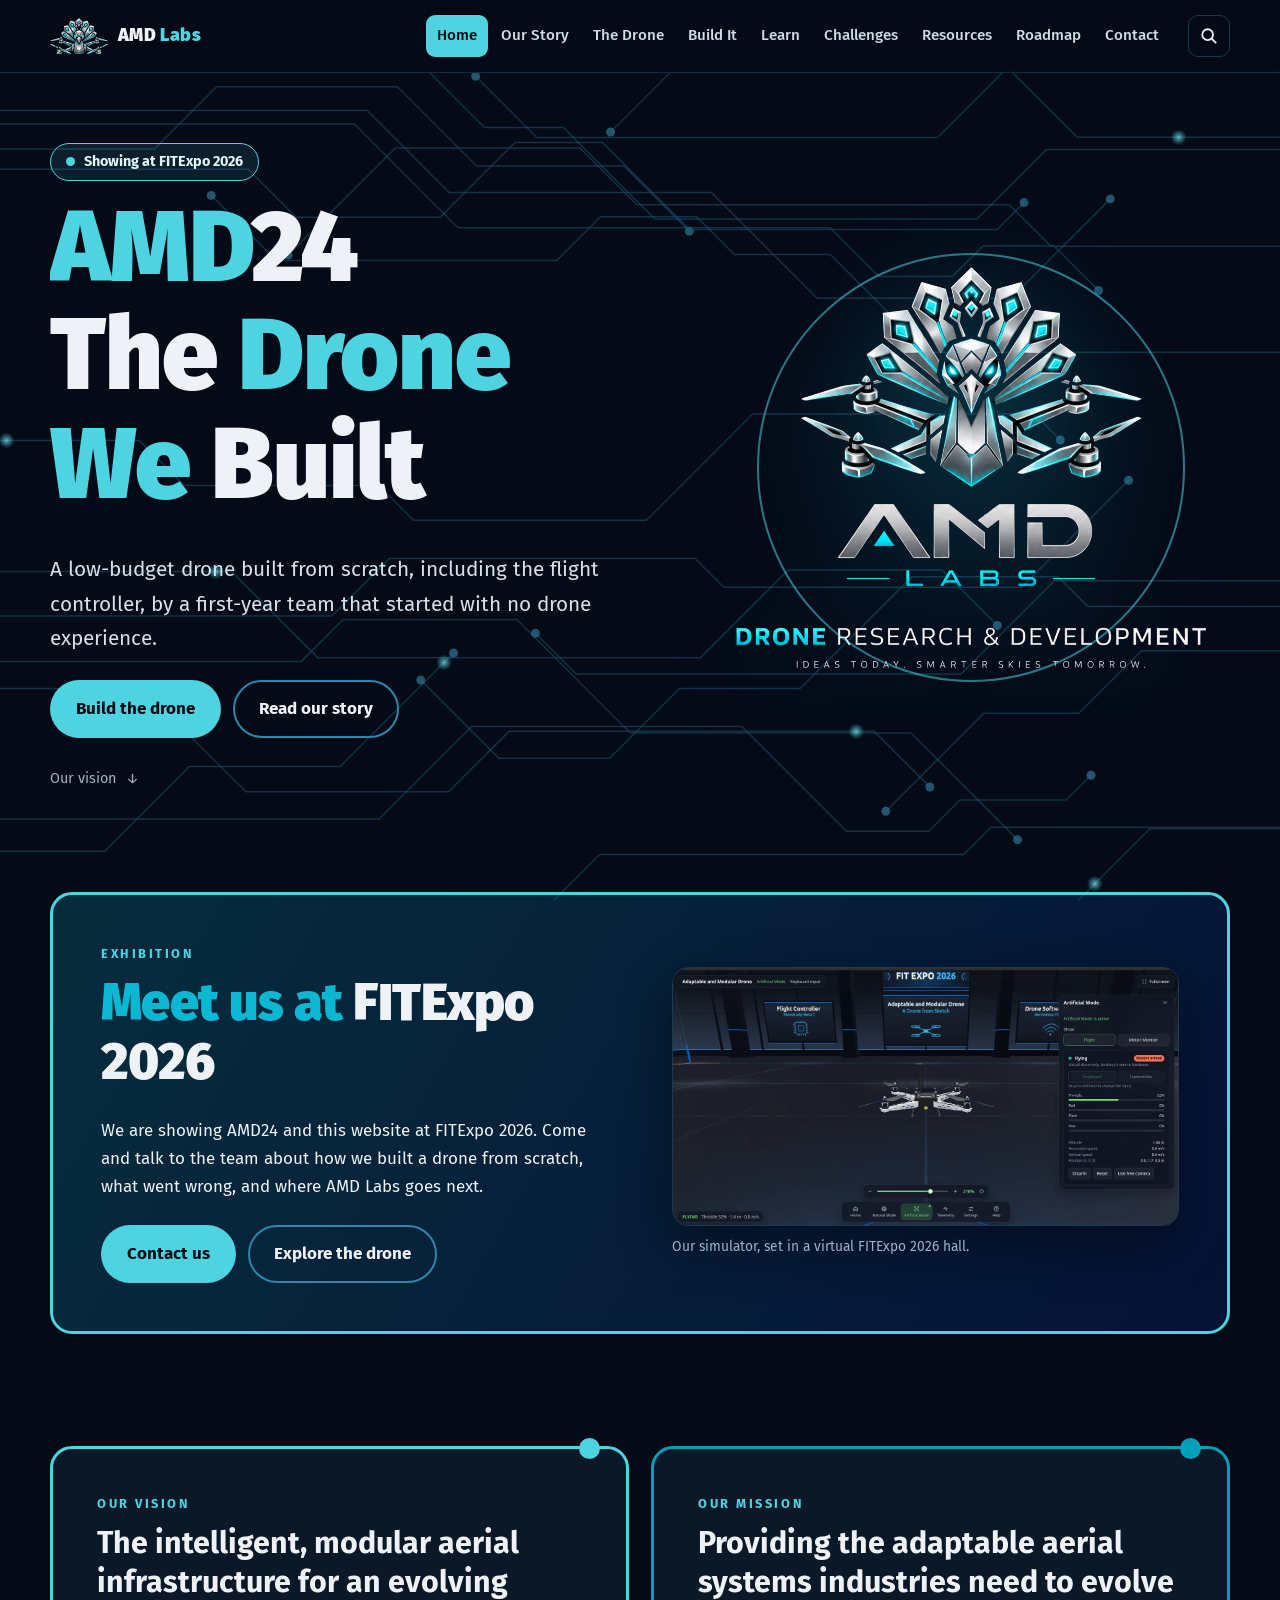
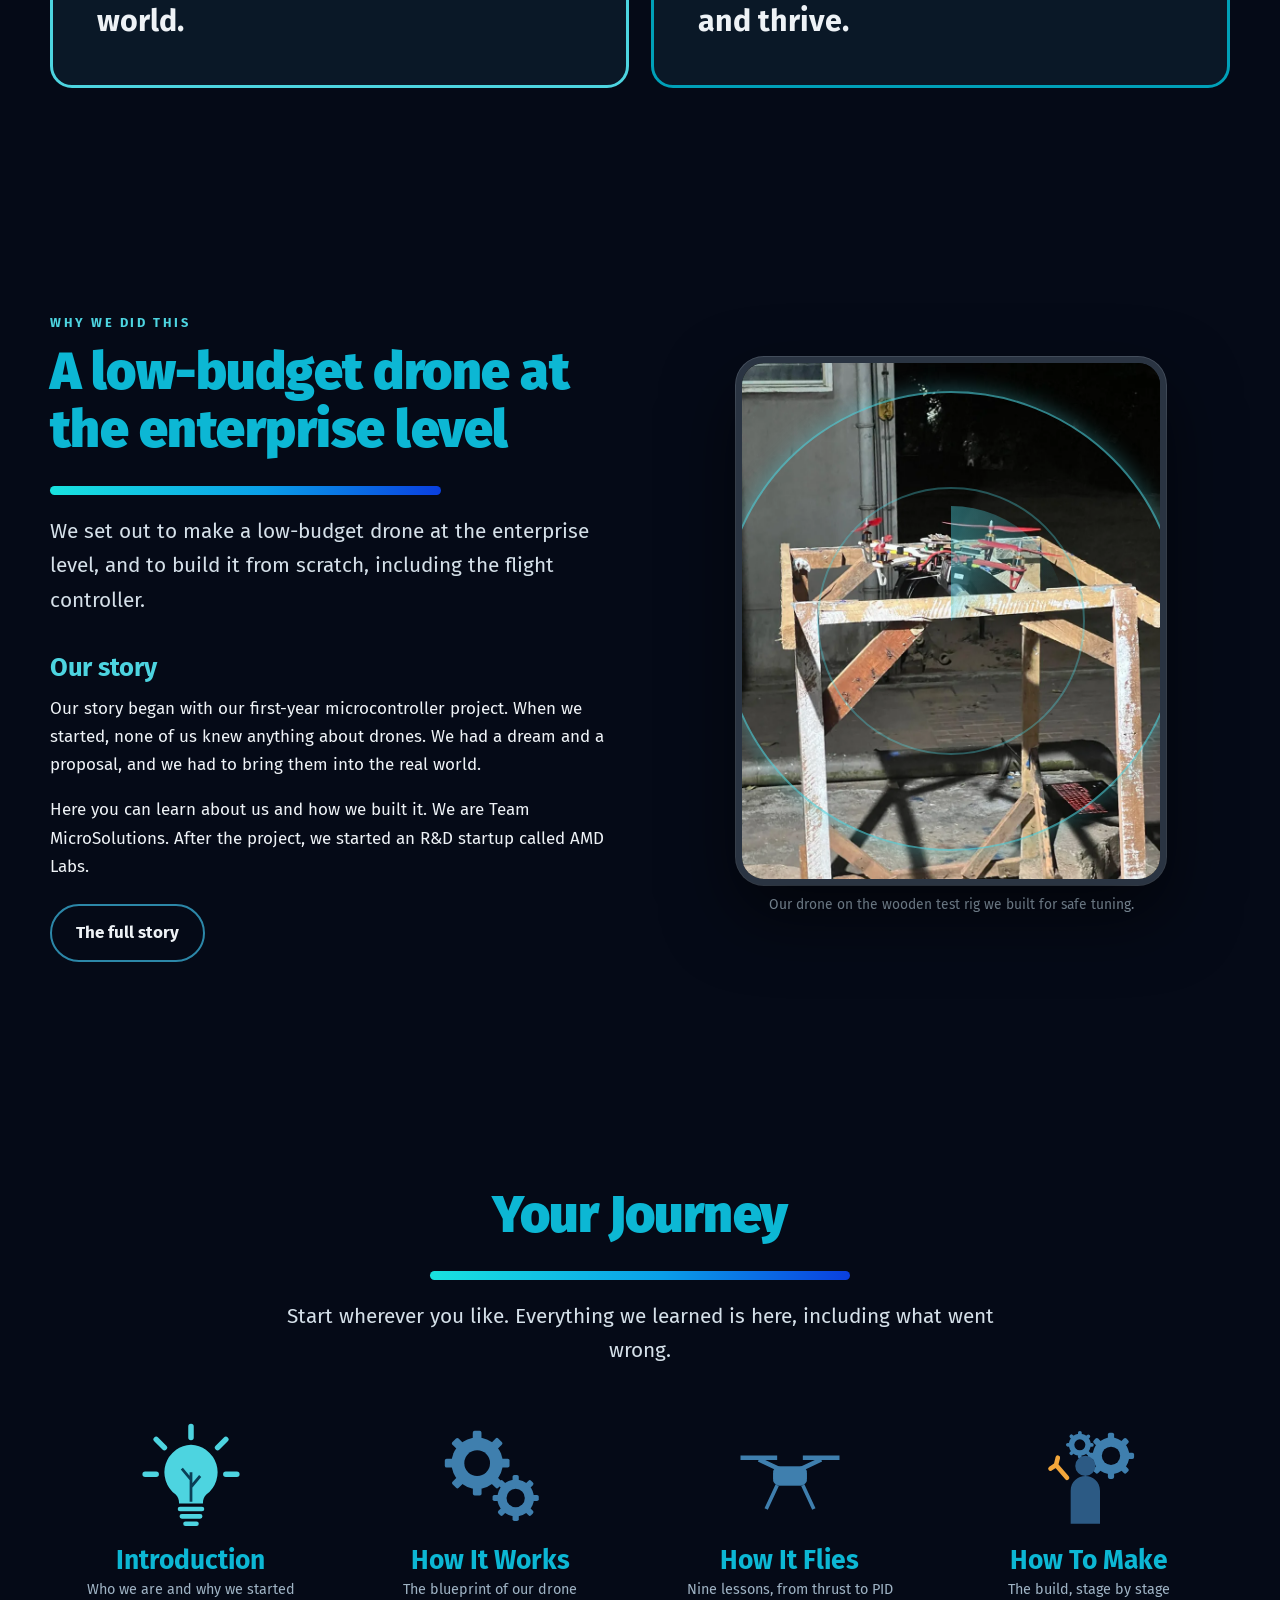
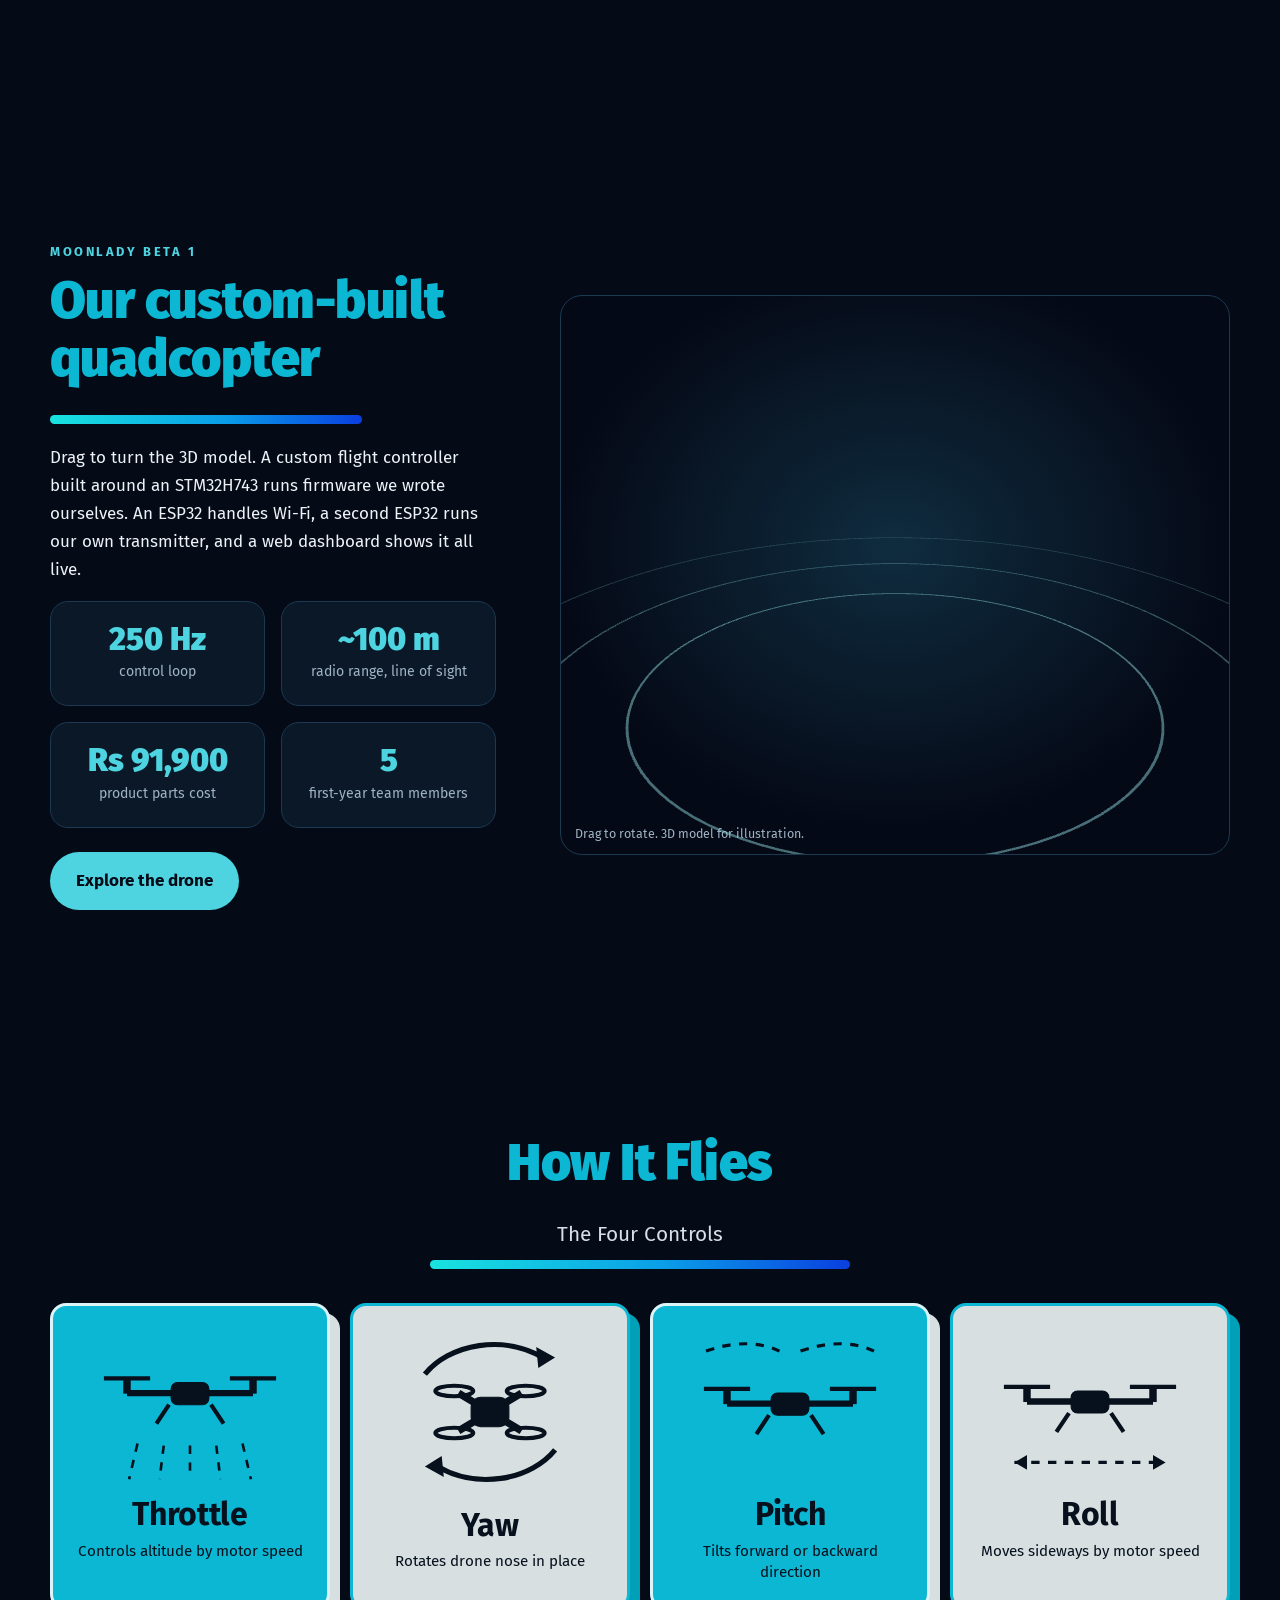
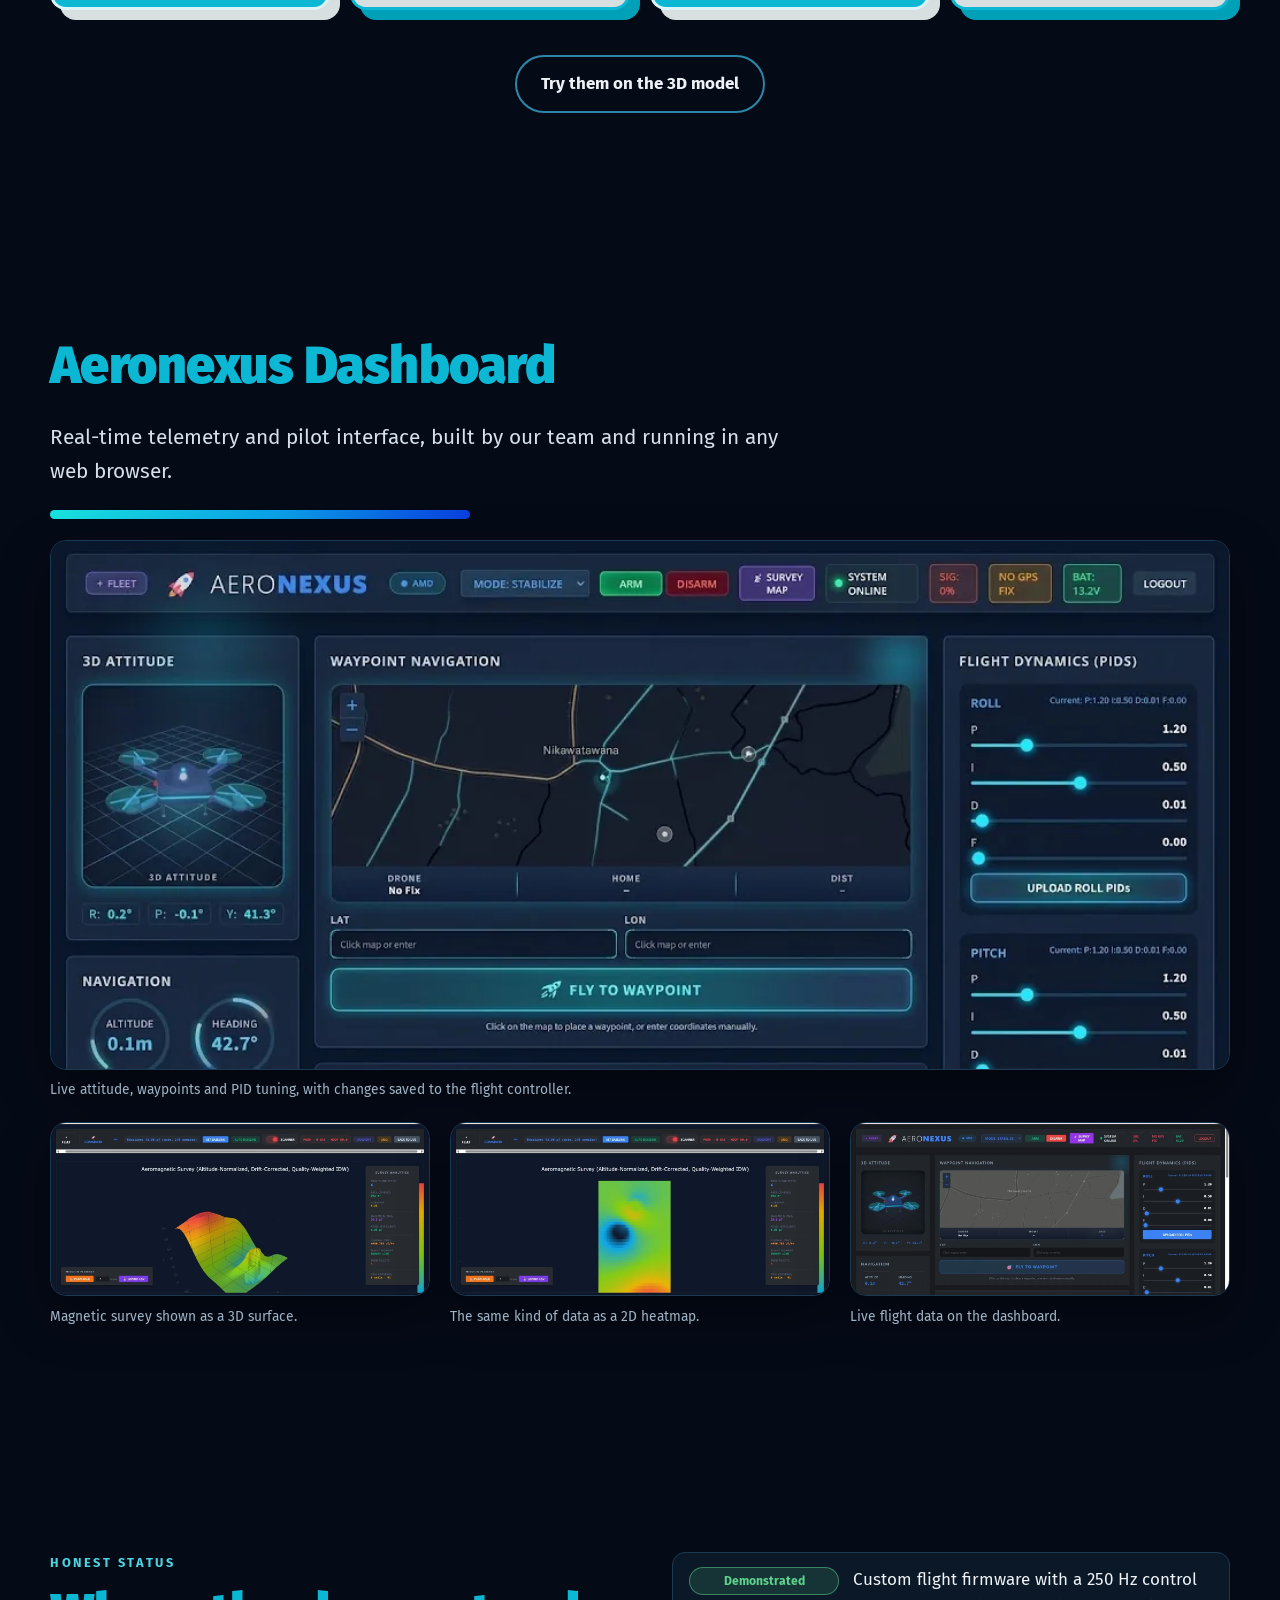
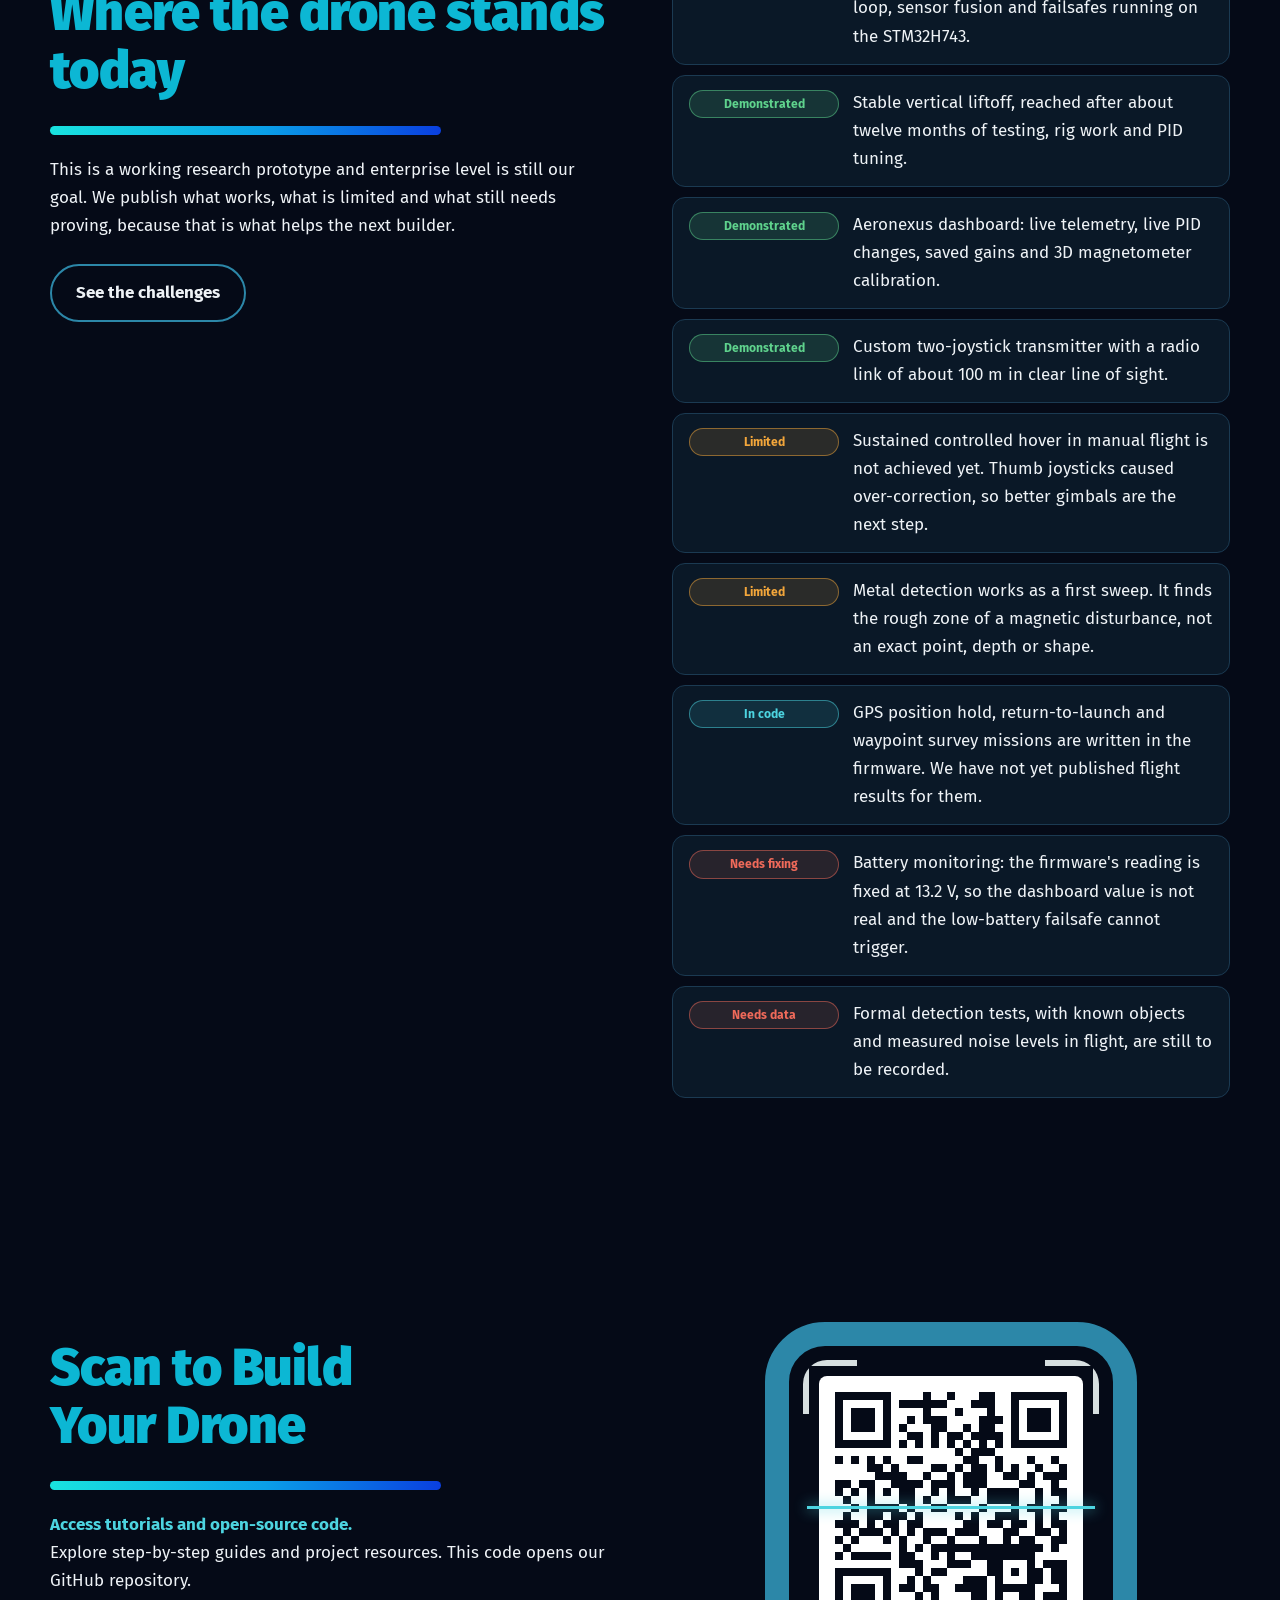
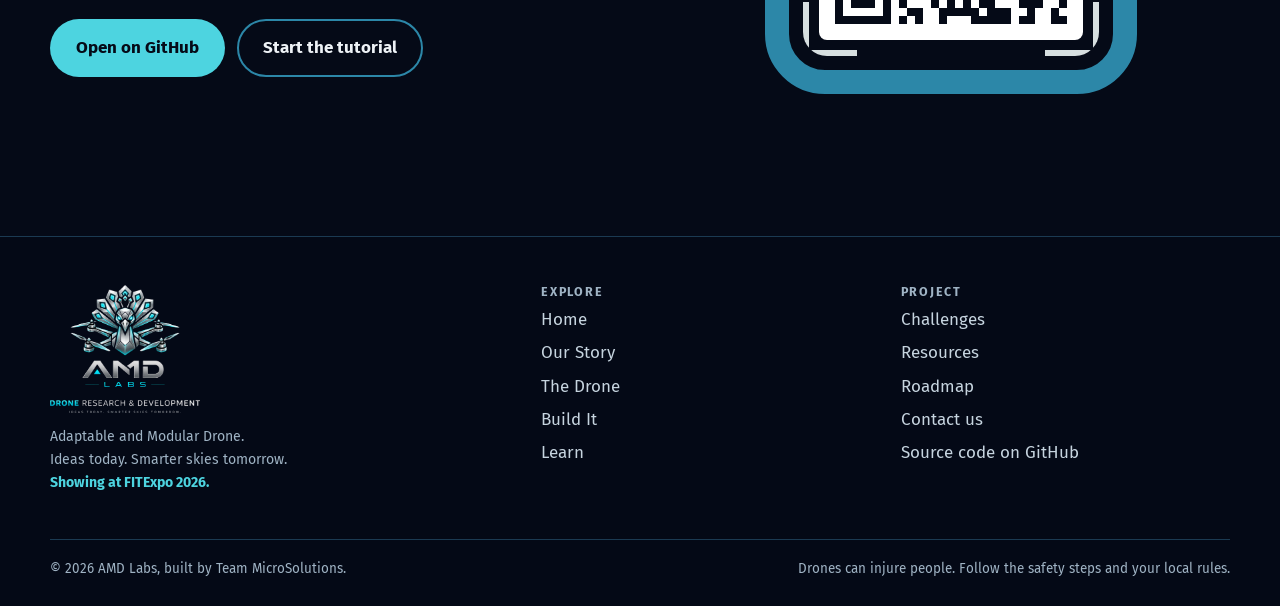
<file: index.html>
<!doctype html>
<html lang="en">
<head>
<meta charset="utf-8">
<meta name="viewport" content="width=device-width,initial-scale=1">
<title>AMD Labs | Drone Research &amp; Development</title>
<meta name="description" content="AMD Labs built AMD24, a low-budget drone made from scratch, including its flight controller. Showing at FITExpo 2026. See how it works and learn to build it.">
<meta name="theme-color" content="#050a17">
<meta property="og:title" content="AMD Labs | Drone Research &amp; Development">
<meta property="og:description" content="AMD Labs built AMD24, a low-budget drone made from scratch, including its flight controller. Showing at FITExpo 2026. See how it works and learn to build it.">
<meta property="og:type" content="website">
<meta property="og:image" content="assets/img/og-image.png">
<link rel="icon" type="image/png" href="assets/img/favicon.png">
<link rel="apple-touch-icon" href="assets/img/apple-touch-icon.png">
<link rel="stylesheet" href="assets/css/style.css">
<script src="assets/js/drone3d.bundle.js" defer></script>
<script src="assets/js/search-index.js" defer></script>
<script src="assets/js/main.js" defer></script>

</head>
<body data-page="index">
<a class="skip" href="#main">Skip to content</a>
<canvas id="circuit" aria-hidden="true"></canvas>
<div class="scrollbar" aria-hidden="true"></div>
<header class="site-head">
  <div class="wrap head-in">
    <a class="brand" href="index.html"><img src="assets/img/logo-mark.webp" width="420" height="256" alt=""><span>AMD <span>Labs</span></span></a>
    <button class="icon-btn menu-btn" aria-label="Open menu" aria-expanded="false"><svg width="20" height="20" viewBox="0 0 20 20" fill="none" stroke="currentColor" stroke-width="2"><path d="M2 5h16M2 10h16M2 15h16"/></svg></button>
    <nav class="nav" aria-label="Main"><a href="index.html" aria-current=page>Home</a><a href="story.html">Our Story</a><a href="drone.html">The Drone</a><a href="build.html">Build It</a><a href="learn.html">Learn</a><a href="challenges.html">Challenges</a><a href="resources.html">Resources</a><a href="roadmap.html">Roadmap</a><a href="contact.html">Contact</a></nav>
    <button class="icon-btn search-btn" aria-label="Search this site"><svg width="18" height="18" viewBox="0 0 20 20" fill="none" stroke="currentColor" stroke-width="2"><circle cx="8.5" cy="8.5" r="6"/><path d="M13 13l5 5"/></svg></button>
  </div>
</header>
<main id="main">

<section class="hero"><div class="wrap hero-grid">
  <div>
    <a class="expo-pill rv" href="#fitexpo"><i aria-hidden="true"></i>Showing at FITExpo 2026</a>
    <h1><span class="ln"><span><span class="c">AMD</span><span class="w">24</span></span></span><span class="ln"><span><span class="w">The </span><span class="c">Drone</span></span></span><span class="ln"><span><span class="c">We </span><span class="w">Built</span></span></span></h1>
    <p class="lead rv">A low-budget drone built from scratch, including the flight controller, by a first-year team that started with no drone experience.</p>
    <div class="btns rv"><a class="btn btn-p" href="build.html">Build the drone</a><a class="btn btn-g" href="story.html">Read our story</a></div>
    <a class="hero-scroll rv" href="#vision">Our vision <i>↓</i></a>
  </div>
  <div class="hero-logo"><img src="assets/img/logo.webp" width="900" height="769" alt="AMD Labs logo: a geometric peacock with drone arms, above the words AMD Labs" fetchpriority="high"></div>
</div></section>

<section id="fitexpo" style="padding-top:10px;padding-bottom:0"><div class="wrap"><div class="expo split rv">
  <div><p class="eyebrow">Exhibition</p><h2>Meet us at <span>FITExpo 2026</span></h2>
  <p>We are showing AMD24 and this website at FITExpo 2026. Come and talk to the team about how we built a drone from scratch, what went wrong, and where AMD Labs goes next.</p>
  <div class="btns"><a class="btn btn-p" href="contact.html">Contact us</a><a class="btn btn-g" href="drone.html">Explore the drone</a></div></div>
  <figure><div class="shot"><img src="assets/img/simulator.webp" width="1400" height="713" alt="The AMD24 simulator, set in a virtual FITExpo 2026 hall" loading="lazy"></div><figcaption>Our simulator, set in a virtual FITExpo 2026 hall.</figcaption></figure>
</div></div></section>

<section id="vision"><div class="wrap">
  <div class="vm">
    <div class="vm-card rv"><p class="eyebrow">Our vision</p><blockquote>The intelligent, modular aerial infrastructure for an evolving world.</blockquote></div>
    <div class="vm-card rv" style="--d:.1s"><p class="eyebrow">Our mission</p><blockquote>Providing the adaptable aerial systems industries need to evolve and thrive.</blockquote></div>
  </div>
</div></section>

<section><div class="wrap split">
  <div>
    <p class="eyebrow rv">Why we did this</p>
    <h2 class="rv">A low-budget drone at the enterprise level</h2>
    <div class="bar rv"></div>
    <p class="lead rv">We set out to make a low-budget drone at the enterprise level, and to build it from scratch, including the flight controller.</p>
    <h3 class="rv" style="margin-top:1.4em">Our story</h3>
    <p class="rv">Our story began with our first-year microcontroller project. When we started, none of us knew anything about drones. We had a dream and a proposal, and we had to bring them into the real world.</p>
    <p class="rv">Here you can learn about us and how we built it. We are Team MicroSolutions. After the project, we started an R&amp;D startup called AMD Labs.</p>
    <div class="btns rv"><a class="btn btn-g" href="story.html">The full story</a></div>
  </div>
  <figure class="rv"><div class="tablet"><img src="assets/img/rig-night.webp" width="900" height="1200" alt="The quadcopter mounted on the team's wooden test rig at night" loading="lazy"><div class="radar" aria-hidden="true"><i></i><i></i><b></b></div></div><figcaption class="center">Our drone on the wooden test rig we built for safe tuning.</figcaption></figure>
</div></section>

<section class="center"><div class="wrap">
  <h2 class="rv">Your Journey</h2><div class="bar rv"></div>
  <p class="lead rv">Start wherever you like. Everything we learned is here, including what went wrong.</p>
  <div class="journey">
    <a class="rv" href="story.html"><svg viewBox="0 0 120 120" fill="none" aria-hidden="true"><g stroke="#4dd4e0" stroke-width="6" stroke-linecap="round" class="bulb-ray"><path d="M60 6v12M22 20l9 9M98 20l-9 9M10 58h12M98 58h12"/></g><path d="M60 26a30 30 0 0 0-17 54c3 3 4 6 4 10h26c0-4 1-7 4-10a30 30 0 0 0-17-54z" fill="#4dd4e0"/><path d="M48 96h24M50 104h20M54 112h12" stroke="#4dd4e0" stroke-width="5" stroke-linecap="round"/><path d="M60 88V56m0 8-10-12m10 20 10-12" stroke="#0a3f55" stroke-width="3"/></svg>Introduction<small>Who we are and why we started</small></a>
    <a class="rv" style="--d:.08s" href="drone.html"><svg viewBox="0 0 120 120" aria-hidden="true"><g class="gear " fill="#3f7fae"><rect x="41.2" y="10.7" width="9.5" height="11.2" rx="2" transform="rotate(0 46 46)"/><rect x="41.2" y="10.7" width="9.5" height="11.2" rx="2" transform="rotate(45 46 46)"/><rect x="41.2" y="10.7" width="9.5" height="11.2" rx="2" transform="rotate(90 46 46)"/><rect x="41.2" y="10.7" width="9.5" height="11.2" rx="2" transform="rotate(135 46 46)"/><rect x="41.2" y="10.7" width="9.5" height="11.2" rx="2" transform="rotate(180 46 46)"/><rect x="41.2" y="10.7" width="9.5" height="11.2" rx="2" transform="rotate(225 46 46)"/><rect x="41.2" y="10.7" width="9.5" height="11.2" rx="2" transform="rotate(270 46 46)"/><rect x="41.2" y="10.7" width="9.5" height="11.2" rx="2" transform="rotate(315 46 46)"/><circle cx="46" cy="46" r="28"/><circle cx="46" cy="46" r="14.0" fill="#050a17"/></g><g class="gear rev" fill="#3f7fae"><rect x="84.6" y="58.8" width="6.8" height="8.0" rx="2" transform="rotate(0 88 84)"/><rect x="84.6" y="58.8" width="6.8" height="8.0" rx="2" transform="rotate(45 88 84)"/><rect x="84.6" y="58.8" width="6.8" height="8.0" rx="2" transform="rotate(90 88 84)"/><rect x="84.6" y="58.8" width="6.8" height="8.0" rx="2" transform="rotate(135 88 84)"/><rect x="84.6" y="58.8" width="6.8" height="8.0" rx="2" transform="rotate(180 88 84)"/><rect x="84.6" y="58.8" width="6.8" height="8.0" rx="2" transform="rotate(225 88 84)"/><rect x="84.6" y="58.8" width="6.8" height="8.0" rx="2" transform="rotate(270 88 84)"/><rect x="84.6" y="58.8" width="6.8" height="8.0" rx="2" transform="rotate(315 88 84)"/><circle cx="88" cy="84" r="20"/><circle cx="88" cy="84" r="10.0" fill="#050a17"/></g></svg>How It Works<small>The blueprint of our drone</small></a>
    <a class="rv" style="--d:.16s" href="learn.html"><svg viewBox="0 0 120 120" aria-hidden="true"><g class="hover-drone" fill="#3f7fae" stroke="#3f7fae"><path d="M26 42l34 16 34-16" stroke-width="5" fill="none"/><rect x="42" y="50" width="36" height="20" rx="6"/><path d="M46 70l-12 26M74 70l12 26" stroke-width="4" fill="none"/><path class="prop" d="M6 40h40M74 40h40" stroke-width="5"/></g></svg>How It Flies<small>Nine lessons, from thrust to PID</small></a>
    <a class="rv" style="--d:.24s" href="build.html"><svg viewBox="0 0 120 120" aria-hidden="true"><g class="gear " fill="#3f7fae"><rect x="80.6" y="12.8" width="6.8" height="8.0" rx="2" transform="rotate(0 84 38)"/><rect x="80.6" y="12.8" width="6.8" height="8.0" rx="2" transform="rotate(45 84 38)"/><rect x="80.6" y="12.8" width="6.8" height="8.0" rx="2" transform="rotate(90 84 38)"/><rect x="80.6" y="12.8" width="6.8" height="8.0" rx="2" transform="rotate(135 84 38)"/><rect x="80.6" y="12.8" width="6.8" height="8.0" rx="2" transform="rotate(180 84 38)"/><rect x="80.6" y="12.8" width="6.8" height="8.0" rx="2" transform="rotate(225 84 38)"/><rect x="80.6" y="12.8" width="6.8" height="8.0" rx="2" transform="rotate(270 84 38)"/><rect x="80.6" y="12.8" width="6.8" height="8.0" rx="2" transform="rotate(315 84 38)"/><circle cx="84" cy="38" r="20"/><circle cx="84" cy="38" r="10.0" fill="#050a17"/></g><g class="gear rev" fill="#3f7fae"><rect x="48.0" y="10.9" width="4.1" height="4.8" rx="2" transform="rotate(0 50 26)"/><rect x="48.0" y="10.9" width="4.1" height="4.8" rx="2" transform="rotate(45 50 26)"/><rect x="48.0" y="10.9" width="4.1" height="4.8" rx="2" transform="rotate(90 50 26)"/><rect x="48.0" y="10.9" width="4.1" height="4.8" rx="2" transform="rotate(135 50 26)"/><rect x="48.0" y="10.9" width="4.1" height="4.8" rx="2" transform="rotate(180 50 26)"/><rect x="48.0" y="10.9" width="4.1" height="4.8" rx="2" transform="rotate(225 50 26)"/><rect x="48.0" y="10.9" width="4.1" height="4.8" rx="2" transform="rotate(270 50 26)"/><rect x="48.0" y="10.9" width="4.1" height="4.8" rx="2" transform="rotate(315 50 26)"/><circle cx="50" cy="26" r="12"/><circle cx="50" cy="26" r="6.0" fill="#050a17"/></g><path d="M40 112V76c0-10 8-16 16-16s16 6 16 16v36M56 60a11 11 0 1 0 0-22 11 11 0 0 0 0 22z" fill="#2c5a84"/><path d="M36 62l-12-14m0 0l-6 4m6-4l2-8" stroke="#f2a63b" stroke-width="5" stroke-linecap="round" fill="none"/></svg>How To Make<small>The build, stage by stage</small></a>
  </div>
</div></section>

<section><div class="wrap split r-big">
  <div>
    <p class="eyebrow rv">MoonLady Beta 1</p>
    <h2 class="rv">Our custom-built quadcopter</h2><div class="bar rv"></div>
    <p class="rv">Drag to turn the 3D model. A custom flight controller built around an STM32H743 runs firmware we wrote ourselves. An ESP32 handles Wi-Fi, a second ESP32 runs our own transmitter, and a web dashboard shows it all live.</p>
    <div class="stats">
      <div class="stat rv"><b data-count="250" data-suffix=" Hz">250 Hz</b><span>control loop</span></div>
      <div class="stat rv" style="--d:.06s"><b data-count="100" data-prefix="~" data-suffix=" m">~100 m</b><span>radio range, line of sight</span></div>
      <div class="stat rv" style="--d:.12s"><b data-count="91900" data-prefix="Rs ">Rs 91,900</b><span>product parts cost</span></div>
      <div class="stat rv" style="--d:.18s"><b data-count="5">5</b><span>first-year team members</span></div>
    </div>
    <div class="btns rv"><a class="btn btn-p" href="drone.html">Explore the drone</a></div>
  </div>
  <div class="stage stage-big rv" data-model role="img" aria-label="Interactive 3D model of the MoonLady Beta 1 quadcopter">
    <img class="poster" src="assets/img/model-preview.webp" alt="" width="1000" height="625" loading="lazy">
    <span class="stage-hint">Drag to rotate. 3D model for illustration.</span>
  </div>
</div></section>

<section class="center" id="controls"><div class="wrap">
  <h2 class="rv">How It Flies</h2><p class="lead rv" style="margin-bottom:.4em">The Four Controls</p><div class="bar rv"></div>
  <div class="controls">
<article class="ctl rv"><svg viewBox="0 0 200 150" role="img" aria-label="Drone rising and falling"><g class="a-throttle" fill="#06111d" stroke="#06111d"><path d="M40 62H160" stroke-width="6"/><rect x="82" y="52" width="36" height="21" rx="6"/><path d="M80 73l-12 18M120 73l12 18" stroke-width="4"/><rect x="37" y="50" width="6" height="12"/><rect x="157" y="50" width="6" height="12"/><path class="prop" d="M18 48H62" stroke-width="4"/><path class="prop" d="M138 48H182" stroke-width="4"/></g><g stroke="#06111d" stroke-width="2.5" class="a-wind"><path d="M50 110l-8 34M75 112l-4 32M125 112l4 32M150 110l8 34M100 112v32"/></g></svg><h3>Throttle</h3><p>Controls altitude by motor speed</p></article>
<article class="ctl rv" style="--d:.08s"><svg viewBox="0 0 200 160" role="img" aria-label="Drone rotating on the spot"><g class="a-yaw"><g class="" fill="#06111d" stroke="#06111d"><path d="M70 62L130 98M130 62L70 98" stroke-width="7"/><rect x="82" y="66" width="36" height="28" rx="9"/><g stroke-width="4"><ellipse cx="66" cy="60" rx="18" ry="5" fill="none"/><ellipse cx="134" cy="60" rx="18" ry="5" fill="none"/><ellipse cx="66" cy="100" rx="18" ry="5" fill="none"/><ellipse cx="134" cy="100" rx="18" ry="5" fill="none"/></g></g></g><g fill="none" stroke="#06111d" stroke-width="5" transform="translate(0 0)"><path d="M38 44A78 62 0 0 1 150 28"/><path d="M162 116A78 62 0 0 1 50 132"/></g><path d="M162 28l-18-10 2 20zM38 132l18 10-2-20z" fill="#06111d"/></svg><h3>Yaw</h3><p>Rotates drone nose in place</p></article>
<article class="ctl rv" style="--d:.16s"><svg viewBox="0 0 200 150" role="img" aria-label="Drone tilting forward and back"><g class="a-pitch" fill="#06111d" stroke="#06111d"><path d="M40 72H160" stroke-width="6"/><rect x="82" y="62" width="36" height="21" rx="6"/><path d="M80 83l-12 18M120 83l12 18" stroke-width="4"/><rect x="37" y="60" width="6" height="12"/><rect x="157" y="60" width="6" height="12"/><path class="prop" d="M18 58H62" stroke-width="4"/><path class="prop" d="M138 58H182" stroke-width="4"/></g><g fill="none" stroke="#06111d" stroke-width="3" class="a-wind"><path d="M20 22q40-14 70 0M110 22q40-14 70 0"/></g></svg><h3>Pitch</h3><p>Tilts forward or backward direction</p></article>
<article class="ctl rv" style="--d:.24s"><svg viewBox="0 0 200 150" role="img" aria-label="Drone tilting and sliding sideways"><g class="a-roll" fill="#06111d" stroke="#06111d"><path d="M40 70H160" stroke-width="6"/><rect x="82" y="60" width="36" height="21" rx="6"/><path d="M80 81l-12 18M120 81l12 18" stroke-width="4"/><rect x="37" y="58" width="6" height="12"/><rect x="157" y="58" width="6" height="12"/><path class="prop" d="M18 56H62" stroke-width="4"/><path class="prop" d="M138 56H182" stroke-width="4"/></g><path d="M28 128h144" stroke="#06111d" stroke-width="3" stroke-dasharray="8 8" class="a-wind"/><path d="M172 128l-12-7v14zM28 128l12-7v14z" fill="#06111d"/></svg><h3>Roll</h3><p>Moves sideways by motor speed</p></article>
</div>
  <div class="btns rv" style="justify-content:center;margin-top:2.6em"><a class="btn btn-g" href="drone.html#mixer-section">Try them on the 3D model</a></div>
</div></section>

<section><div class="wrap">
  <h2 class="rv">Aeronexus Dashboard</h2><p class="lead rv">Real-time telemetry and pilot interface, built by our team and running in any web browser.</p><div class="bar rv"></div>
  <figure class="rv"><button class="zoom" aria-label="Enlarge: Aeronexus dashboard showing 3D attitude, waypoint map and PID sliders"><span class="shot" style="display:block"><img src="assets/img/dash-overview.webp" alt="Aeronexus dashboard showing 3D attitude, waypoint map and PID sliders" loading="lazy" width="1024" height="459"></span></button><figcaption>Live attitude, waypoints and PID tuning, with changes saved to the flight controller.</figcaption></figure>
  <div class="gallery" style="margin-top:20px">
    <figure class="rv"><button class="zoom" aria-label="Enlarge: 3D surface plot of a magnetic survey"><span class="shot" style="display:block"><img src="assets/img/survey-surface-3d.webp" alt="3D surface plot of a magnetic survey" loading="lazy" width="1400" height="637"></span></button><figcaption>Magnetic survey shown as a 3D surface.</figcaption></figure>
    <figure class="rv"><button class="zoom" aria-label="Enlarge: 2D heatmap of a magnetic survey"><span class="shot" style="display:block"><img src="assets/img/survey-heatmap-2d.webp" alt="2D heatmap of a magnetic survey" loading="lazy" width="1400" height="637"></span></button><figcaption>The same kind of data as a 2D heatmap.</figcaption></figure>
    <figure class="rv"><button class="zoom" aria-label="Enlarge: Live telemetry on the Aeronexus dashboard"><span class="shot" style="display:block"><img src="assets/img/dash-command.webp" alt="Live telemetry on the Aeronexus dashboard" loading="lazy" width="1400" height="637"></span></button><figcaption>Live flight data on the dashboard.</figcaption></figure>
  </div>
</div></section>

<section><div class="wrap split top">
  <div><p class="eyebrow rv">Honest status</p><h2 class="rv">Where the drone stands today</h2><div class="bar rv"></div>
  <p class="rv">This is a working research prototype and enterprise level is still our goal. We publish what works, what is limited and what still needs proving, because that is what helps the next builder.</p>
  <div class="btns rv"><a class="btn btn-g" href="challenges.html">See the challenges</a></div></div>
  <div class="status"><div class="st rv" style="--d:0.00s"><span class="pill p-ok">Demonstrated</span><span>Custom flight firmware with a 250 Hz control loop, sensor fusion and failsafes running on the STM32H743.</span></div><div class="st rv" style="--d:0.04s"><span class="pill p-ok">Demonstrated</span><span>Stable vertical liftoff, reached after about twelve months of testing, rig work and PID tuning.</span></div><div class="st rv" style="--d:0.08s"><span class="pill p-ok">Demonstrated</span><span>Aeronexus dashboard: live telemetry, live PID changes, saved gains and 3D magnetometer calibration.</span></div><div class="st rv" style="--d:0.12s"><span class="pill p-ok">Demonstrated</span><span>Custom two-joystick transmitter with a radio link of about 100 m in clear line of sight.</span></div><div class="st rv" style="--d:0.16s"><span class="pill p-part">Limited</span><span>Sustained controlled hover in manual flight is not achieved yet. Thumb joysticks caused over-correction, so better gimbals are the next step.</span></div><div class="st rv" style="--d:0.20s"><span class="pill p-part">Limited</span><span>Metal detection works as a first sweep. It finds the rough zone of a magnetic disturbance, not an exact point, depth or shape.</span></div><div class="st rv" style="--d:0.24s"><span class="pill p-code">In code</span><span>GPS position hold, return-to-launch and waypoint survey missions are written in the firmware. We have not yet published flight results for them.</span></div><div class="st rv" style="--d:0.28s"><span class="pill p-no">Needs fixing</span><span>Battery monitoring: the firmware's reading is fixed at 13.2 V, so the dashboard value is not real and the low-battery failsafe cannot trigger.</span></div><div class="st rv" style="--d:0.32s"><span class="pill p-no">Needs data</span><span>Formal detection tests, with known objects and measured noise levels in flight, are still to be recorded.</span></div></div>
</div></section>

<section><div class="wrap split">
  <div><h2 class="rv">Scan to Build<br>Your Drone</h2><div class="bar rv"></div>
    <p class="rv"><b class="c">Access tutorials and open-source code.</b><br>Explore step-by-step guides and project resources. This code opens our GitHub repository.</p>
    <div class="btns rv"><a class="btn btn-p" href="https://github.com/Kaveesha-04/UAV" rel="noopener">Open on GitHub</a><a class="btn btn-g" href="build.html">Start the tutorial</a></div></div>
  <div class="scan rv"><img src="assets/img/qr-repo.svg" alt="QR code linking to the AMD24 GitHub repository" width="300" height="300"></div>
</div></section>

</main>
<footer class="foot">
  <div class="wrap">
    <div class="foot-grid">
      <div><img src="assets/img/logo.webp" width="900" height="769" alt="AMD Labs logo" loading="lazy">
        <p class="muted small">Adaptable and Modular Drone.<br>Ideas today. Smarter skies tomorrow.<br><b class="c">Showing at FITExpo 2026.</b></p></div>
      <div><h4>Explore</h4><ul><li><a href="index.html">Home</a></li><li><a href="story.html">Our Story</a></li><li><a href="drone.html">The Drone</a></li><li><a href="build.html">Build It</a></li><li><a href="learn.html">Learn</a></li></ul></div>
      <div><h4>Project</h4><ul>
        <li><a href="challenges.html">Challenges</a></li><li><a href="resources.html">Resources</a></li><li><a href="roadmap.html">Roadmap</a></li><li><a href="contact.html">Contact us</a></li>
        <li><a href="https://github.com/Kaveesha-04/UAV" rel="noopener">Source code on GitHub</a></li></ul></div>
    </div>
    <div class="foot-b"><span>© 2026 AMD Labs, built by Team MicroSolutions.</span><span>Drones can injure people. Follow the safety steps and your local rules.</span></div>
  </div>
</footer>
<nav class="tabbar" aria-label="Quick links"><a href="index.html" aria-current="page"><svg viewBox="0 0 24 24" fill="none" stroke="currentColor" stroke-width="2" stroke-linecap="round" stroke-linejoin="round" aria-hidden="true"><path d="M3 11l9-8 9 8M5 10v10h14V10"/></svg>Home</a><a href="drone.html"><svg viewBox="0 0 24 24" fill="none" stroke="currentColor" stroke-width="2" stroke-linecap="round" stroke-linejoin="round" aria-hidden="true"><circle cx="6" cy="6" r="3"/><circle cx="18" cy="6" r="3"/><circle cx="6" cy="18" r="3"/><circle cx="18" cy="18" r="3"/><path d="M8 8l8 8M16 8l-8 8"/></svg>Drone</a><a href="build.html"><svg viewBox="0 0 24 24" fill="none" stroke="currentColor" stroke-width="2" stroke-linecap="round" stroke-linejoin="round" aria-hidden="true"><path d="M14 6a4 4 0 0 0 5 5l-8 8a2.5 2.5 0 0 1-4-3l8-8a4 4 0 0 1-1-2z"/></svg>Build</a><a href="learn.html"><svg viewBox="0 0 24 24" fill="none" stroke="currentColor" stroke-width="2" stroke-linecap="round" stroke-linejoin="round" aria-hidden="true"><path d="M2 8l10-5 10 5-10 5zM6 11v6c3 2.500 9 2.500 12 0v-6"/></svg>Learn</a><a href="contact.html"><svg viewBox="0 0 24 24" fill="none" stroke="currentColor" stroke-width="2" stroke-linecap="round" stroke-linejoin="round" aria-hidden="true"><path d="M3 5h18v14H3zM3 6l9 7 9-7"/></svg>Contact</a></nav>
<div id="lightbox" tabindex="-1" role="dialog" aria-label="Enlarged image"><img alt=""></div>
<div id="search" role="dialog" aria-label="Search"><div class="search-box"><input type="search" placeholder="Search the guide..." aria-label="Search the guide"><ul id="results"></ul></div></div>
</body>
</html>
</file>
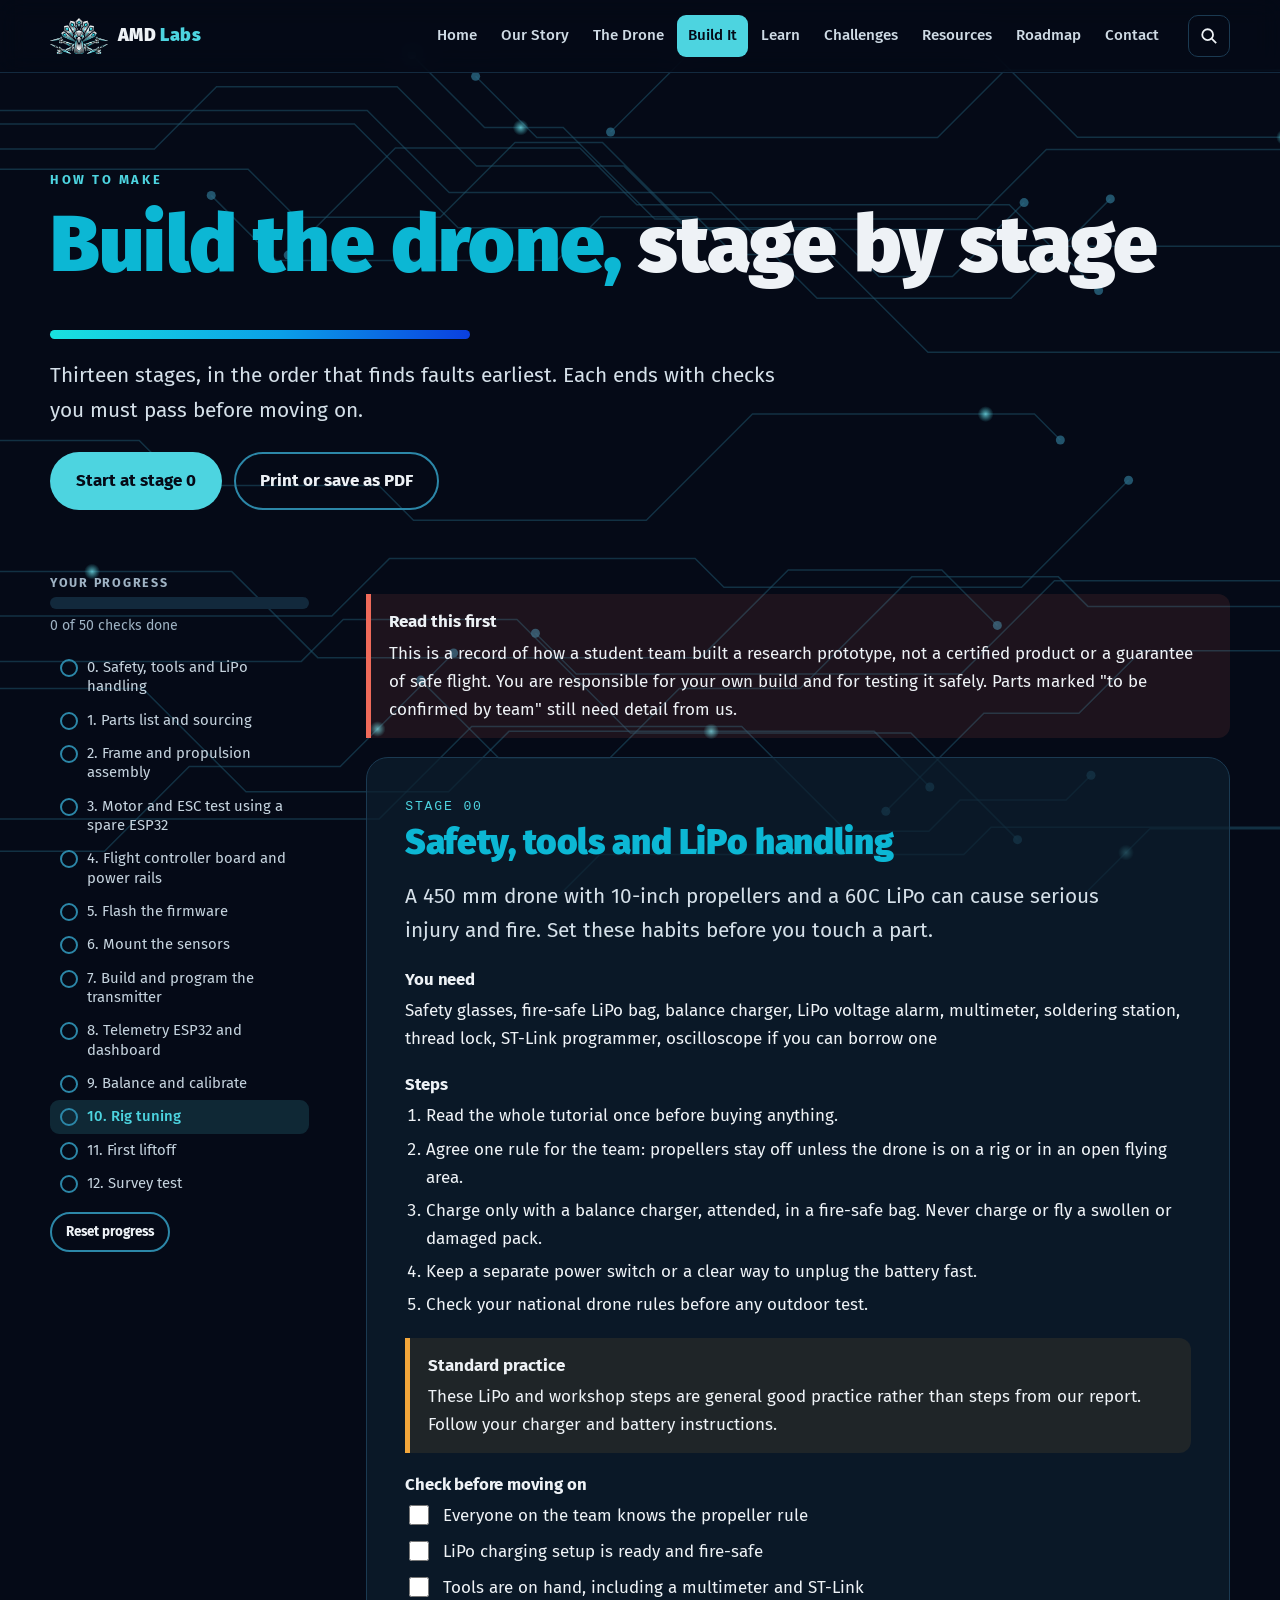
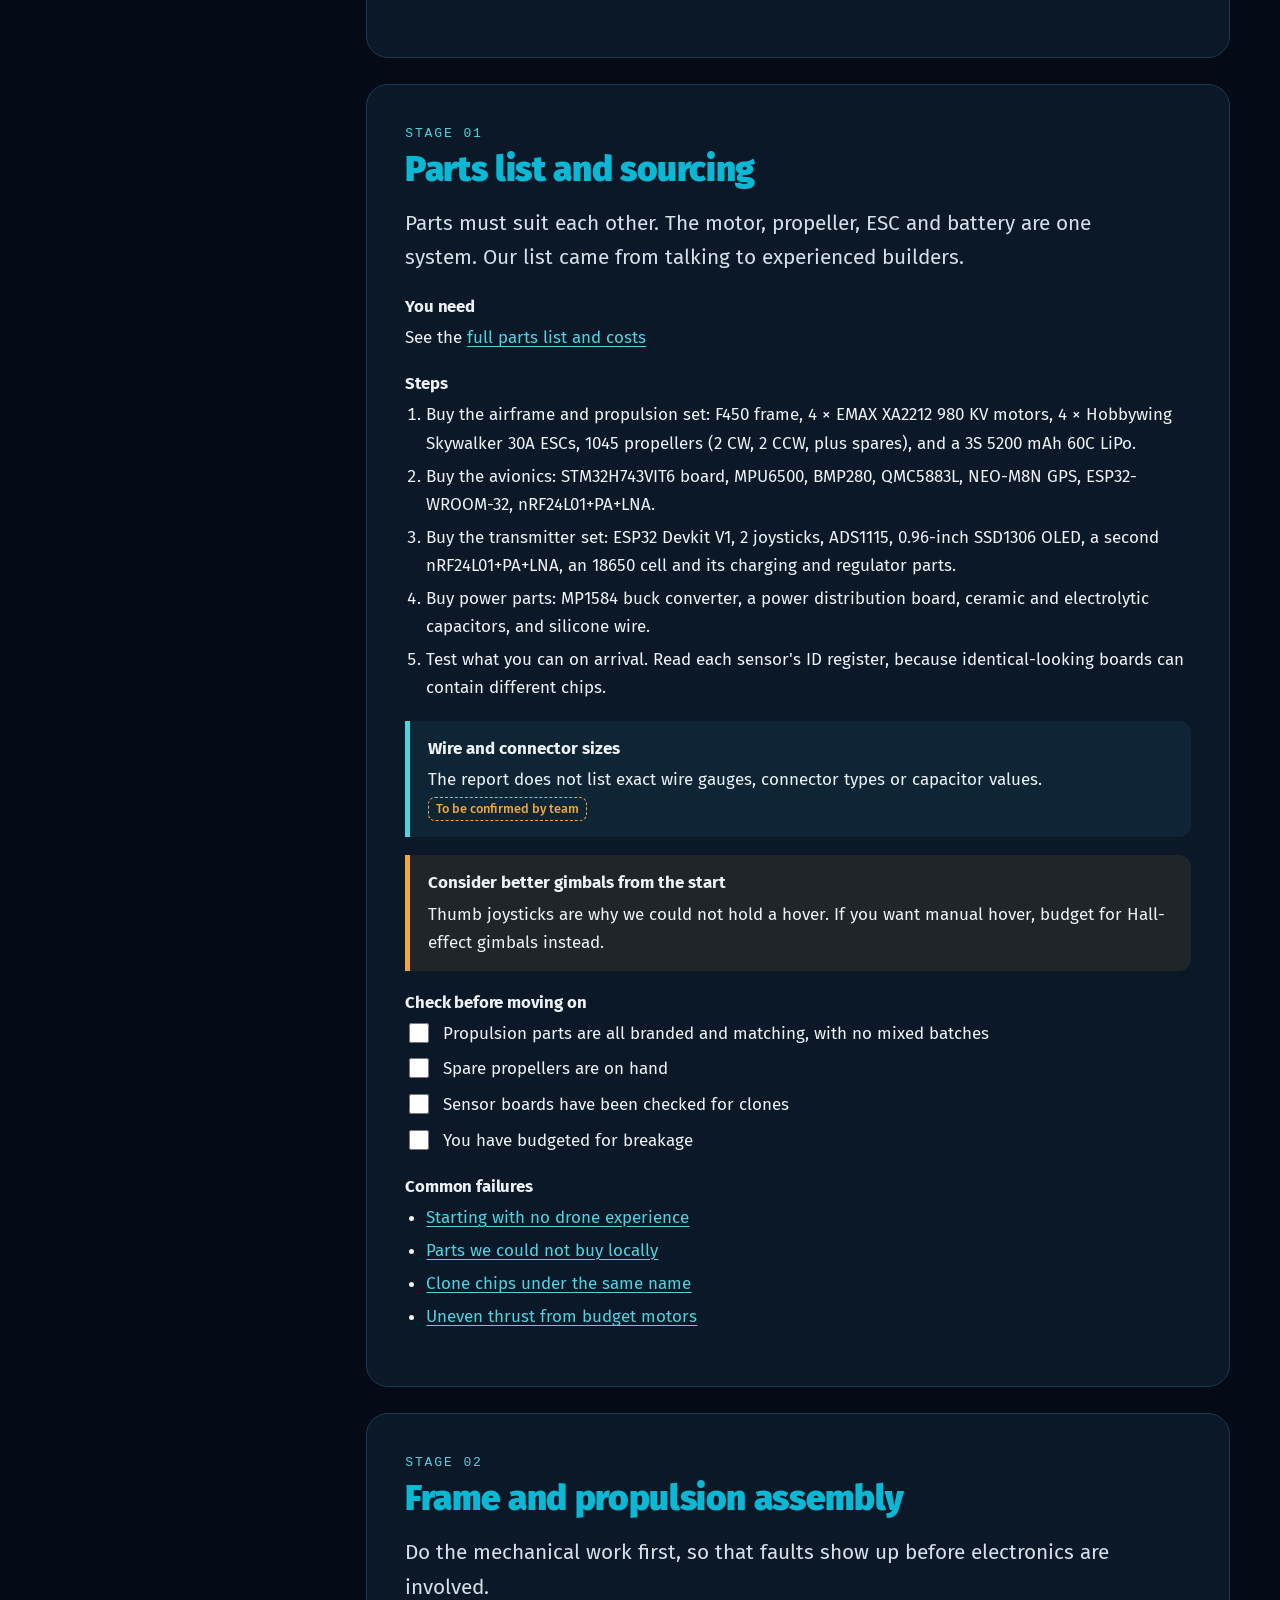
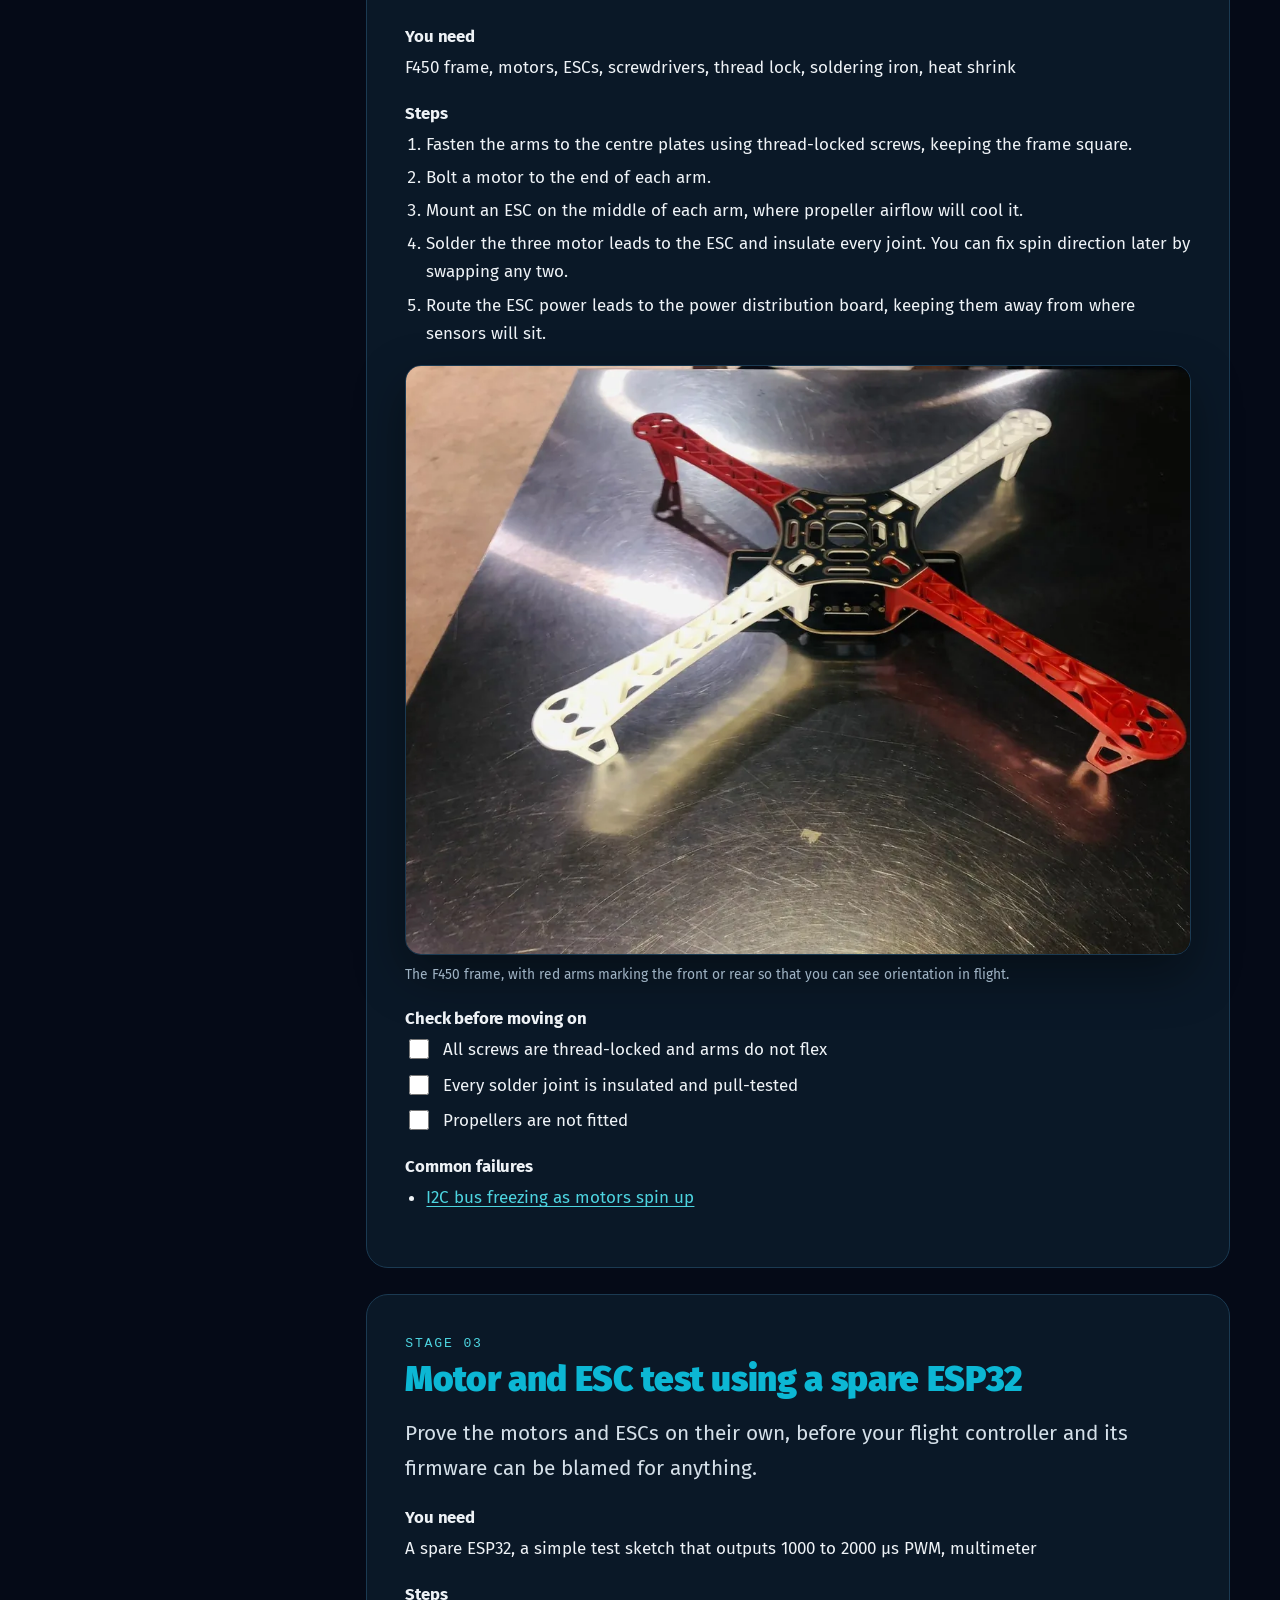
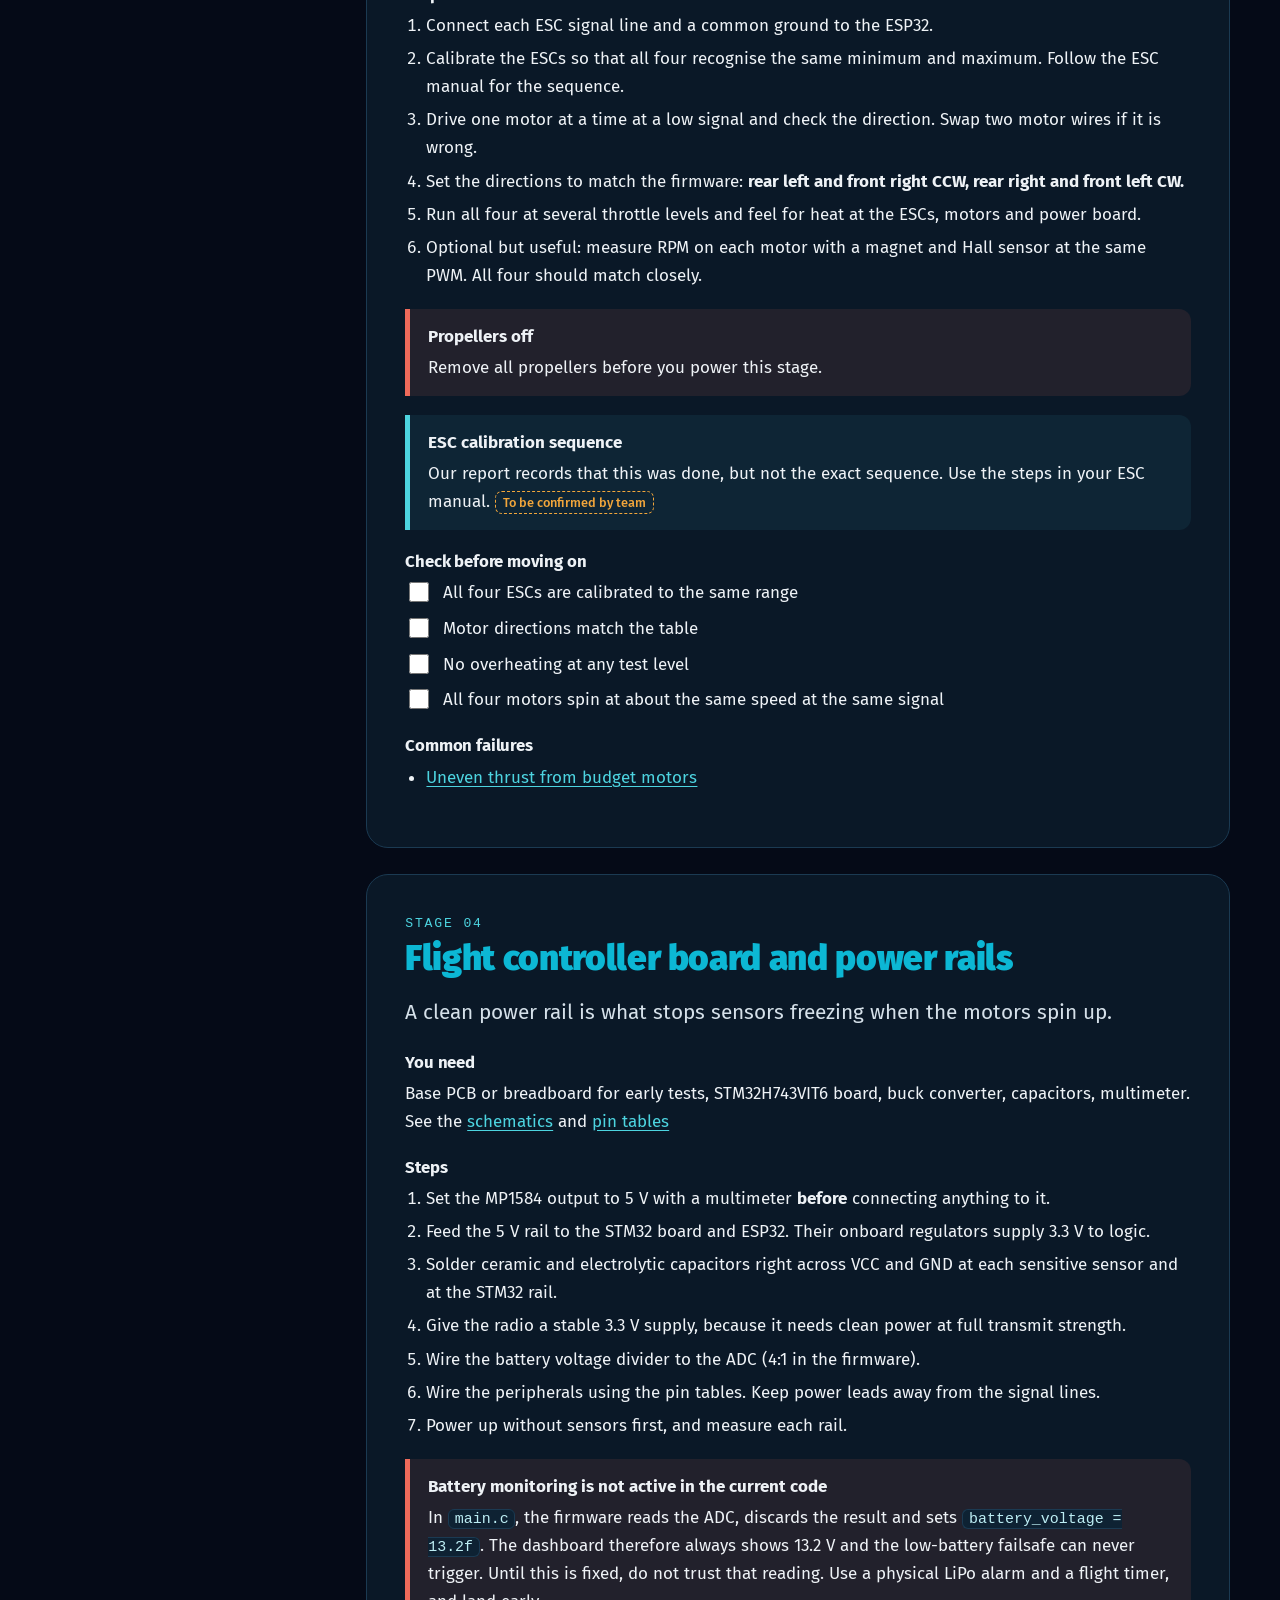
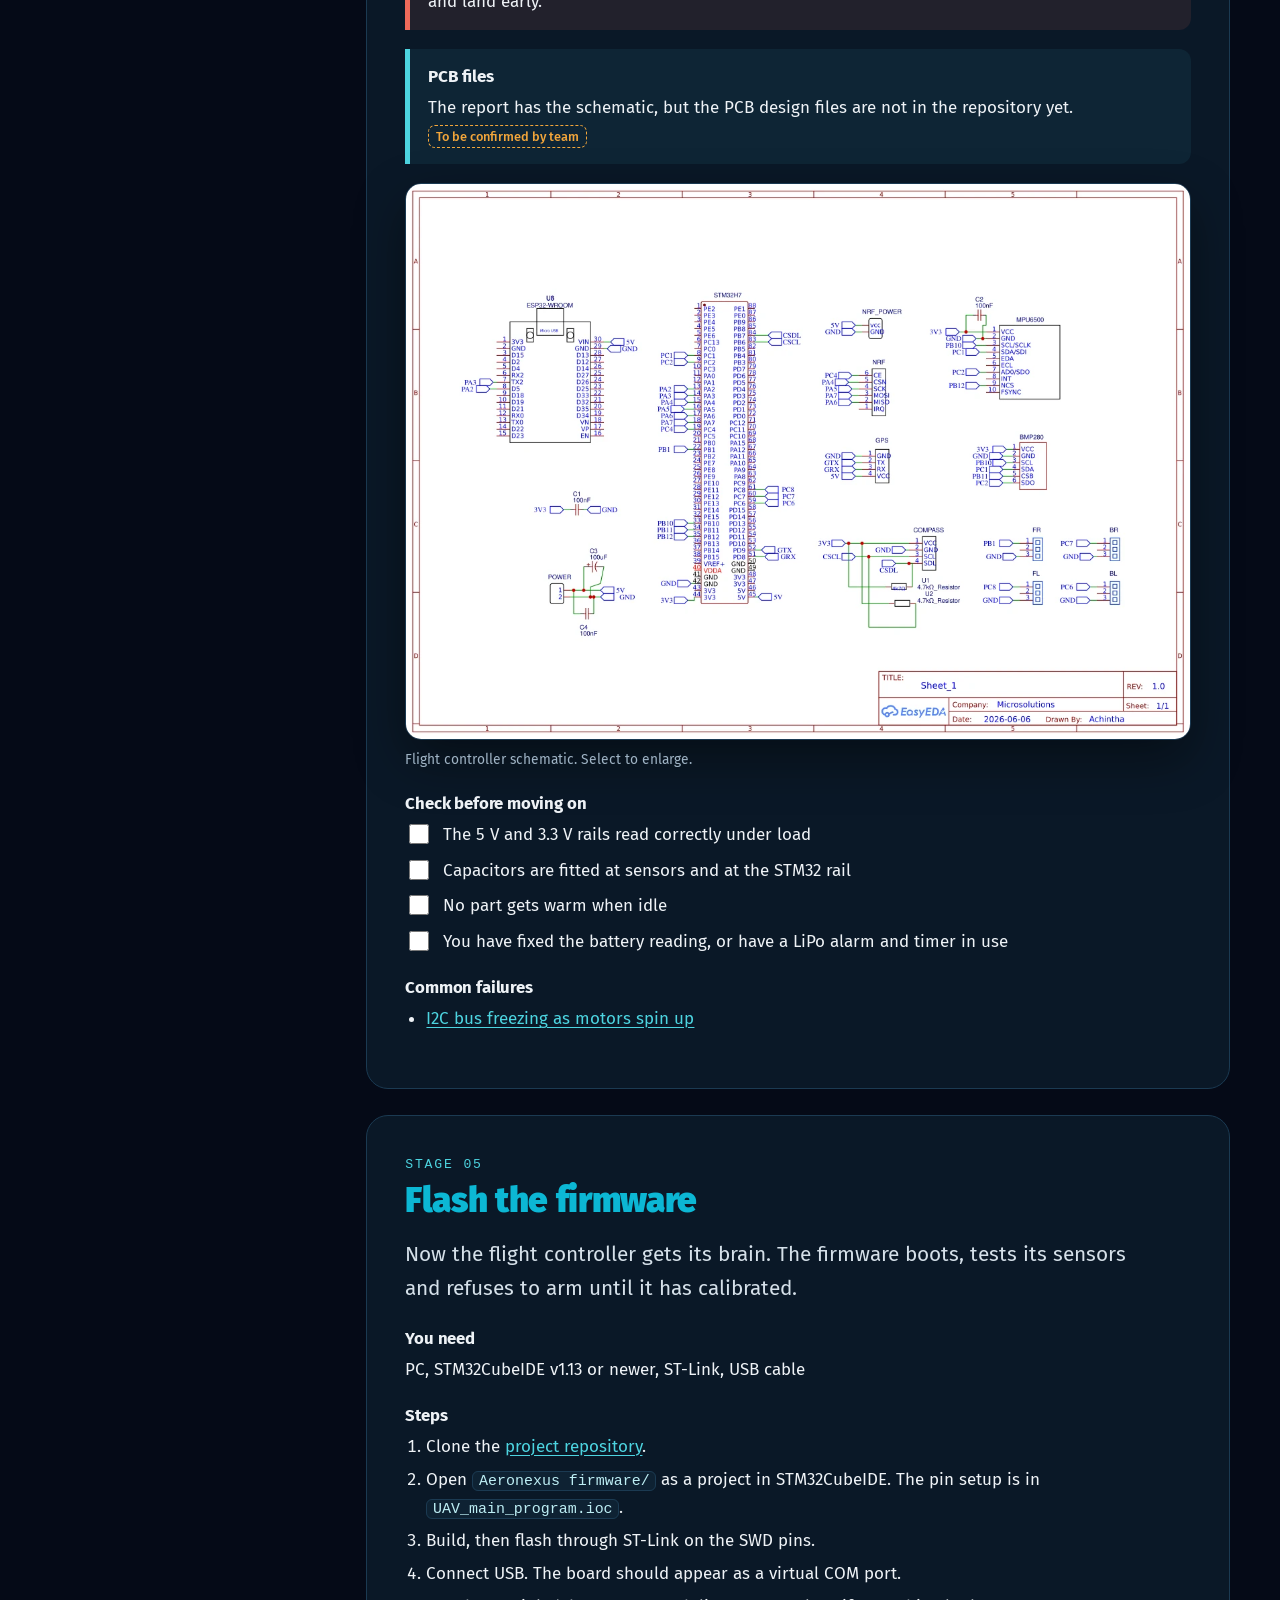
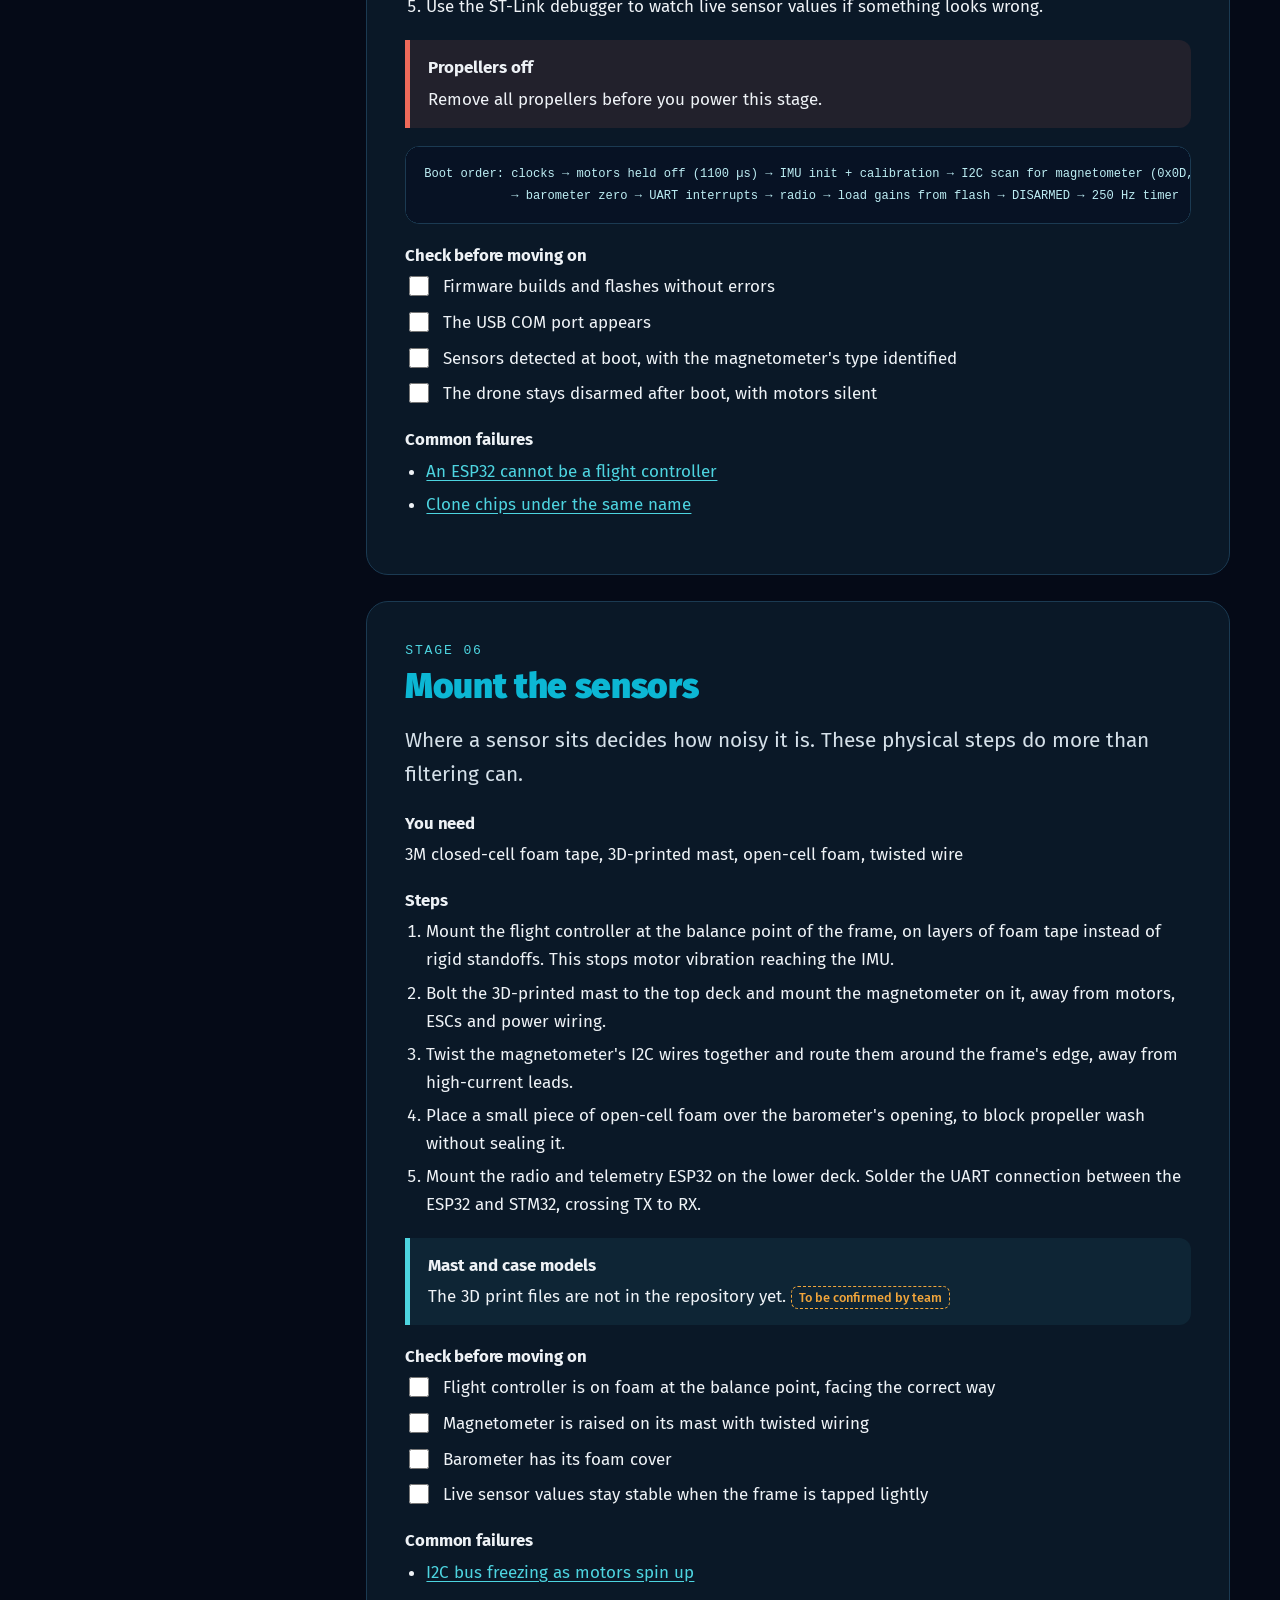
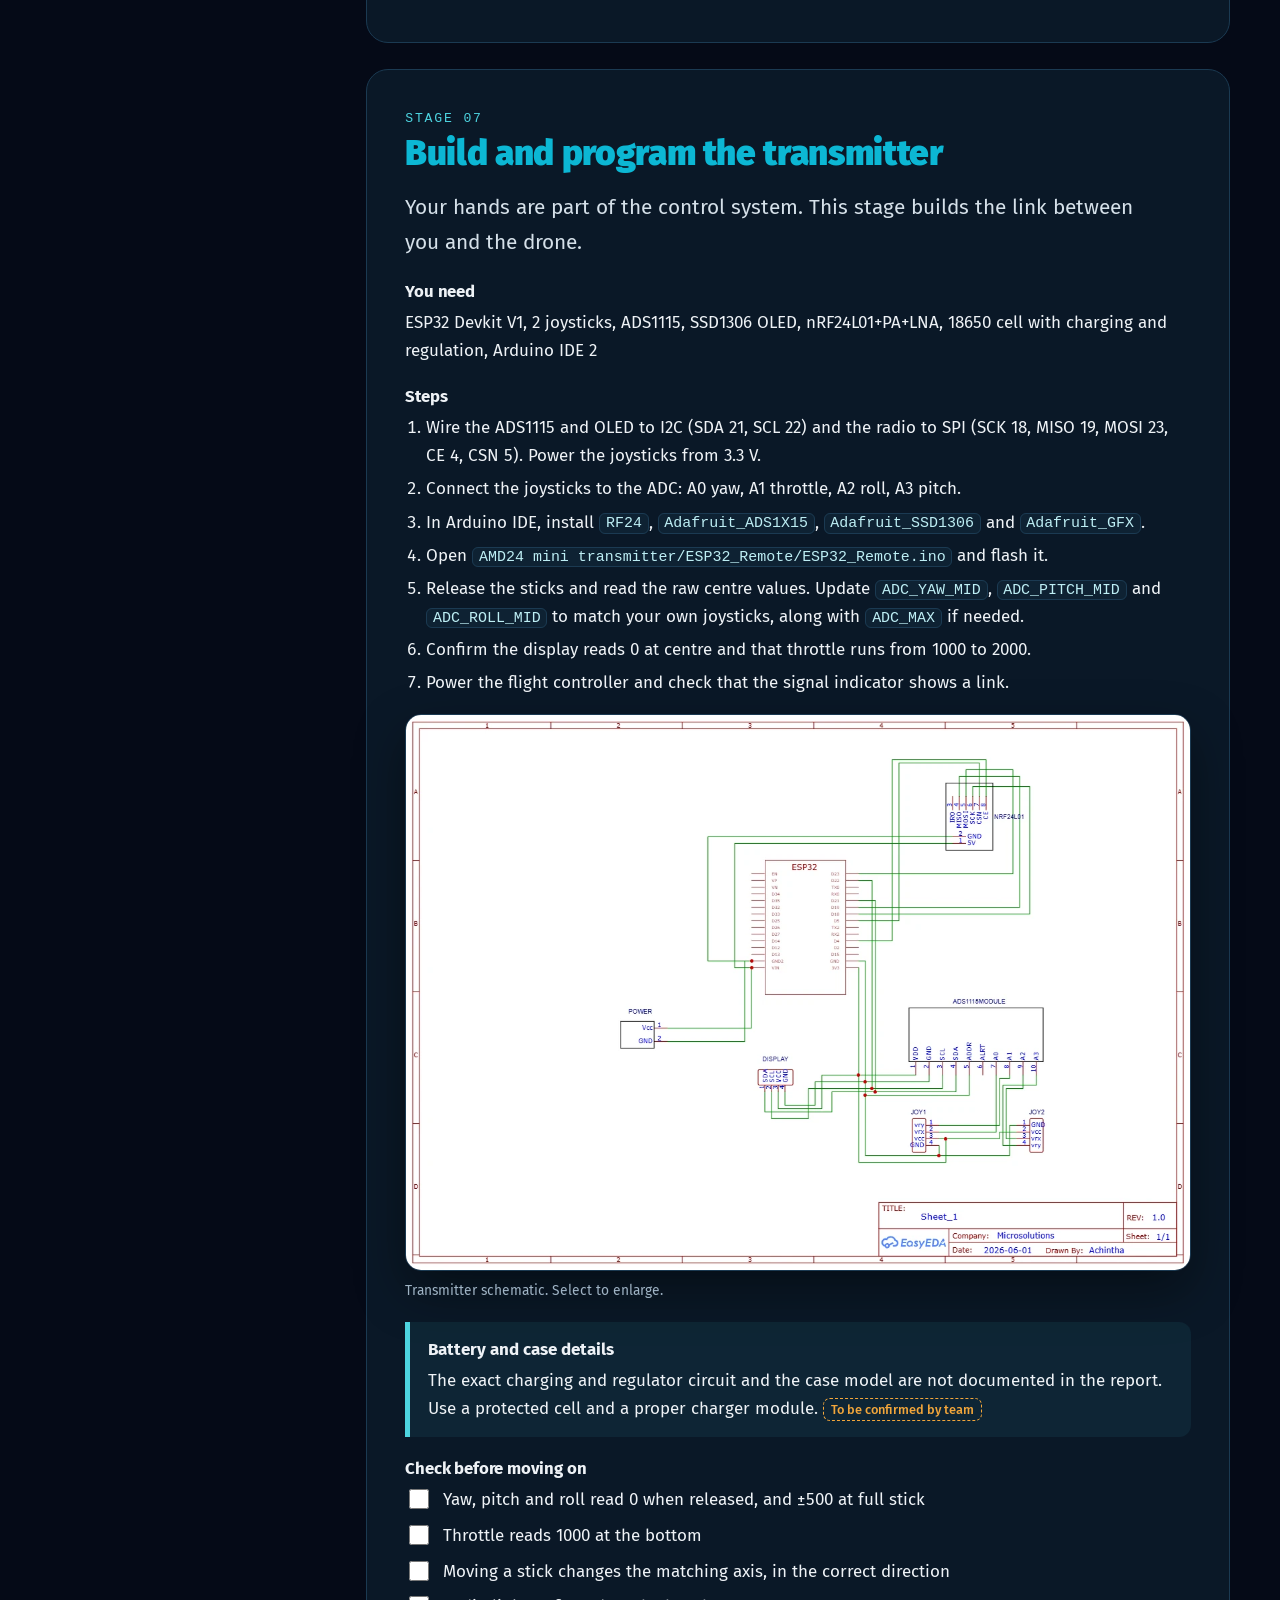
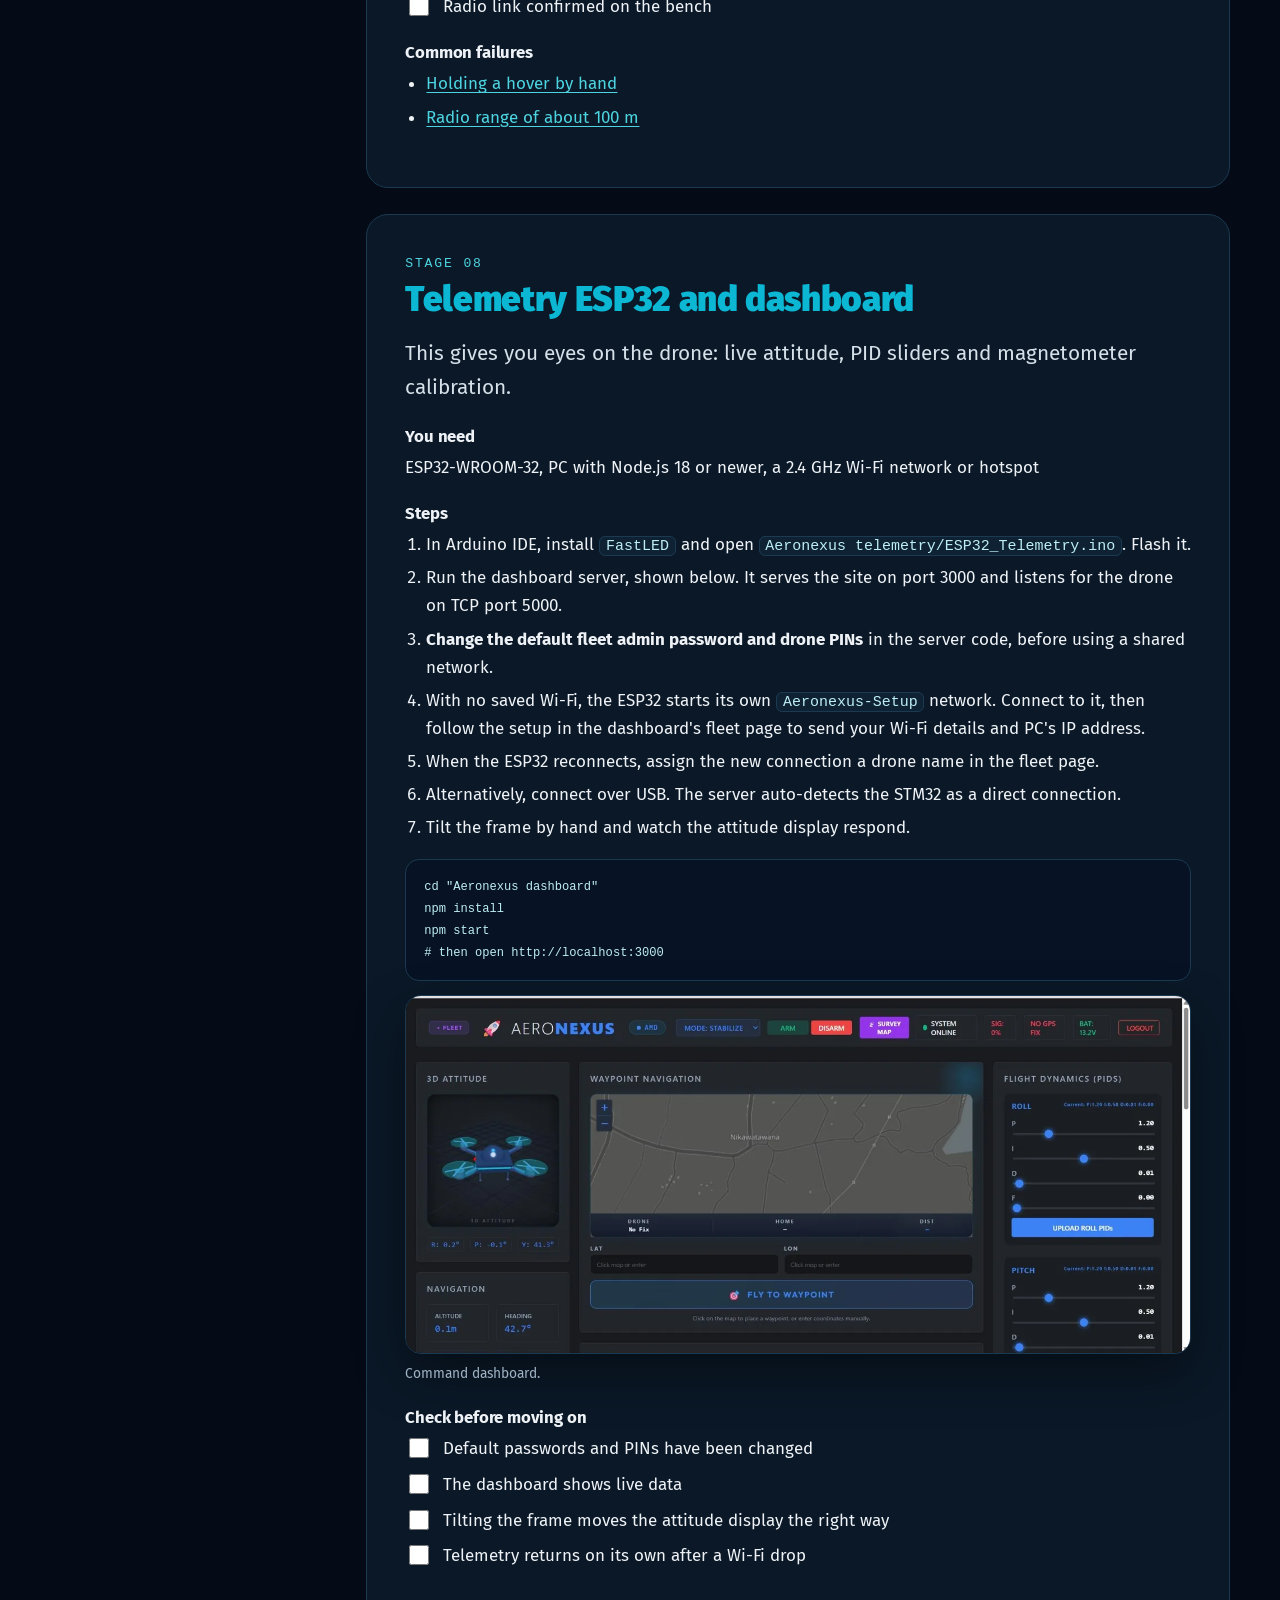
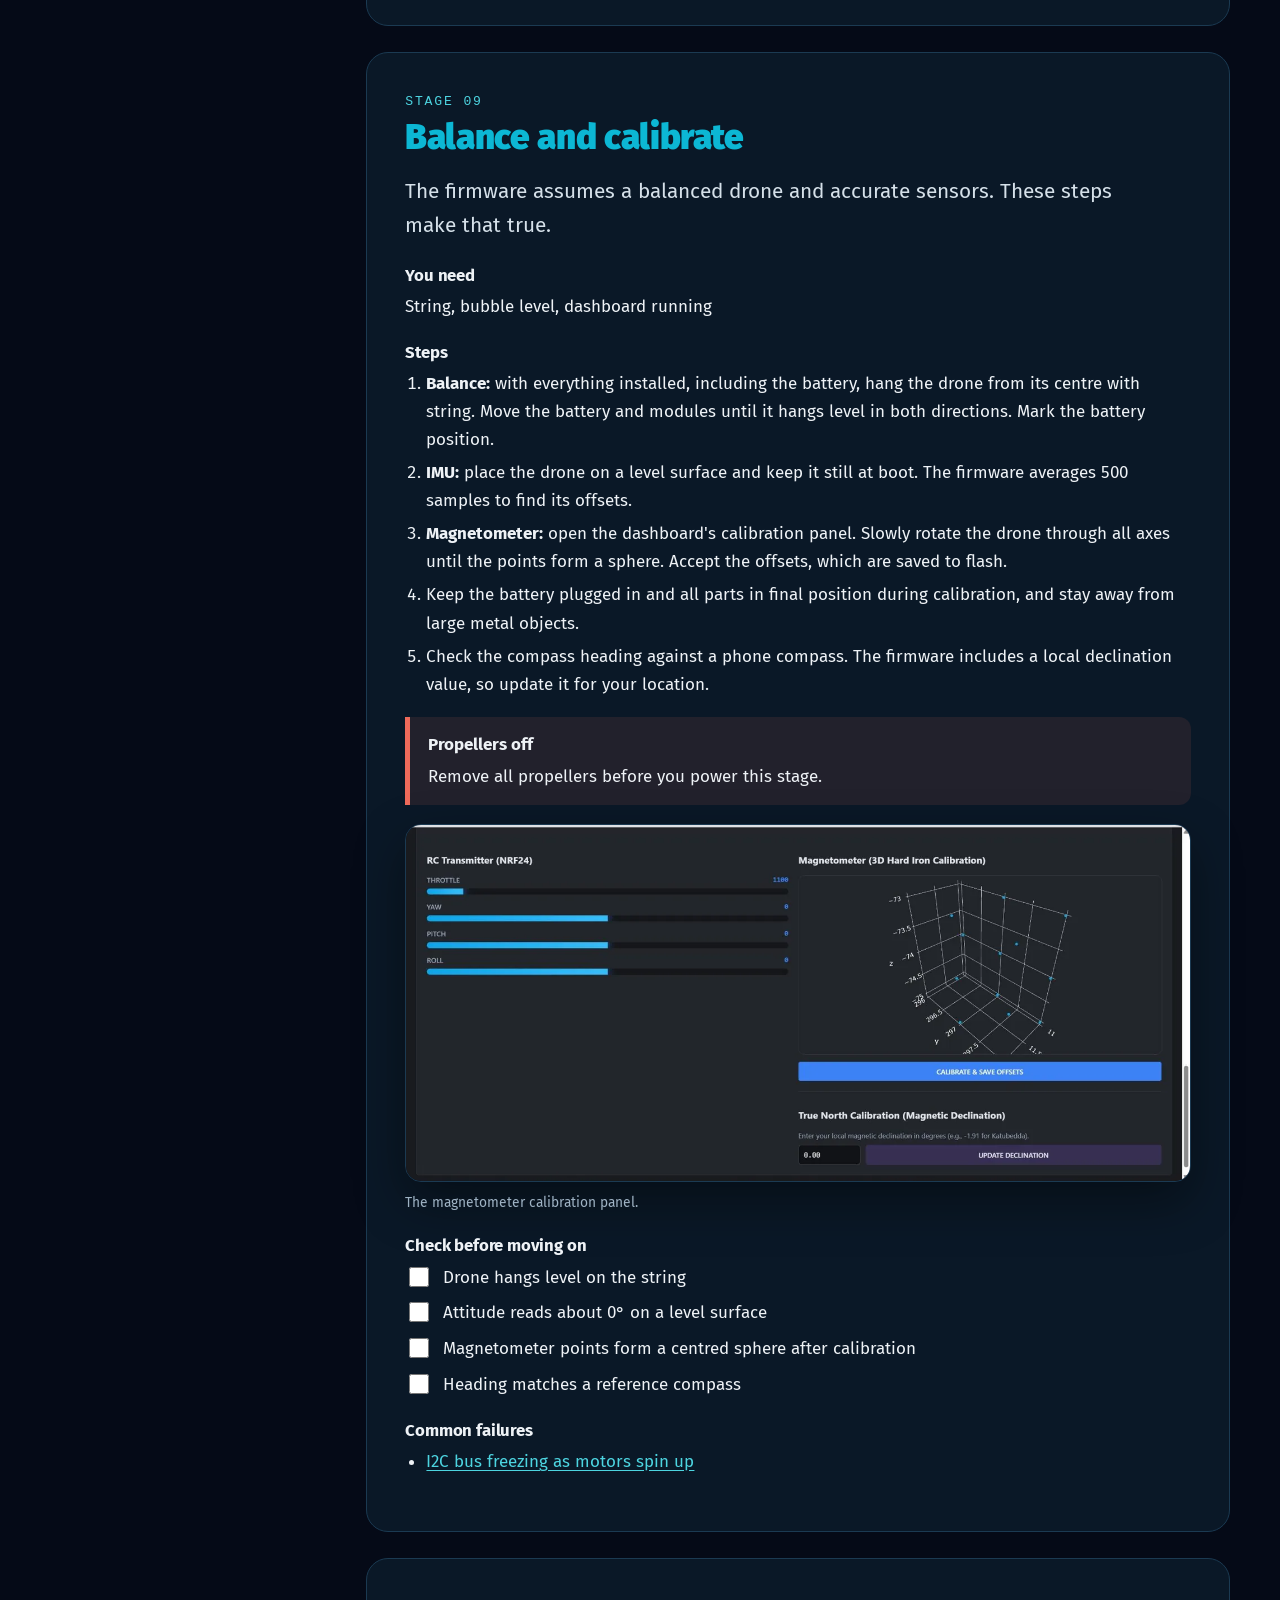
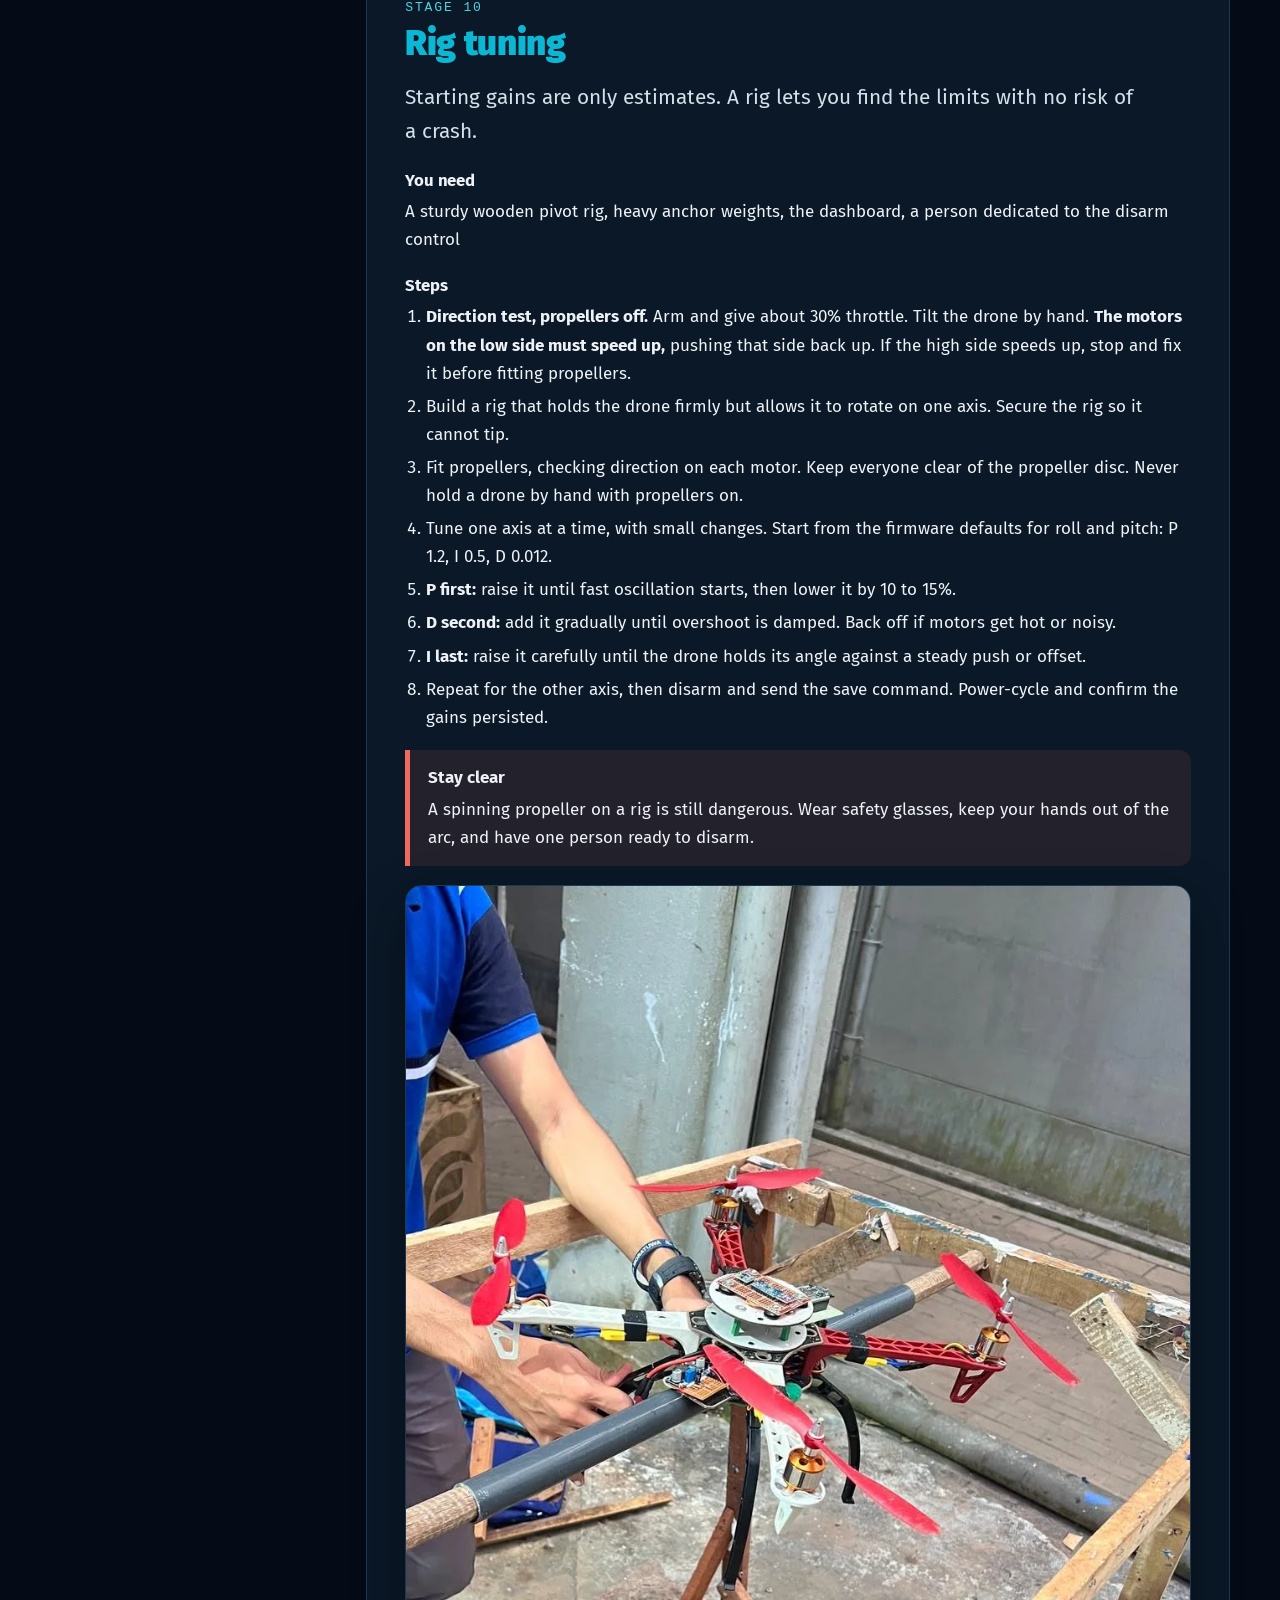
<file: build.html>
<!doctype html>
<html lang="en">
<head>
<meta charset="utf-8">
<meta name="viewport" content="width=device-width,initial-scale=1">
<title>Build It | AMD Labs</title>
<meta name="description" content="Step-by-step tutorial for building the AMD24 quadcopter: parts, assembly, firmware, transmitter, dashboard, calibration, tuning and first liftoff.">
<meta name="theme-color" content="#050a17">
<meta property="og:title" content="Build It | AMD Labs">
<meta property="og:description" content="Step-by-step tutorial for building the AMD24 quadcopter: parts, assembly, firmware, transmitter, dashboard, calibration, tuning and first liftoff.">
<meta property="og:type" content="website">
<meta property="og:image" content="assets/img/og-image.png">
<link rel="icon" type="image/png" href="assets/img/favicon.png">
<link rel="apple-touch-icon" href="assets/img/apple-touch-icon.png">
<link rel="stylesheet" href="assets/css/style.css">

<script src="assets/js/search-index.js" defer></script>
<script src="assets/js/main.js" defer></script>

</head>
<body data-page="build">
<a class="skip" href="#main">Skip to content</a>
<canvas id="circuit" aria-hidden="true"></canvas>
<div class="scrollbar" aria-hidden="true"></div>
<header class="site-head">
  <div class="wrap head-in">
    <a class="brand" href="index.html"><img src="assets/img/logo-mark.webp" width="420" height="256" alt=""><span>AMD <span>Labs</span></span></a>
    <button class="icon-btn menu-btn" aria-label="Open menu" aria-expanded="false"><svg width="20" height="20" viewBox="0 0 20 20" fill="none" stroke="currentColor" stroke-width="2"><path d="M2 5h16M2 10h16M2 15h16"/></svg></button>
    <nav class="nav" aria-label="Main"><a href="index.html">Home</a><a href="story.html">Our Story</a><a href="drone.html">The Drone</a><a href="build.html" aria-current=page>Build It</a><a href="learn.html">Learn</a><a href="challenges.html">Challenges</a><a href="resources.html">Resources</a><a href="roadmap.html">Roadmap</a><a href="contact.html">Contact</a></nav>
    <button class="icon-btn search-btn" aria-label="Search this site"><svg width="18" height="18" viewBox="0 0 20 20" fill="none" stroke="currentColor" stroke-width="2"><circle cx="8.5" cy="8.5" r="6"/><path d="M13 13l5 5"/></svg></button>
  </div>
</header>
<main id="main">
<section class="page-hero"><div class="wrap"><p class="eyebrow rv">How to make</p><h1 class="rv">Build the drone,<em> stage by stage</em></h1><div class="bar rv"></div><p class="lead rv">Thirteen stages, in the order that finds faults earliest. Each ends with checks you must pass before moving on.</p><div class="btns rv no-print"><a class="btn btn-p" href="#s0">Start at stage 0</a><button class="btn btn-g" data-print>Print or save as PDF</button></div></div></section>
<section style="padding-top:10px"><div class="wrap doc">
<aside class="side"><details open><summary>All stages</summary>
<h4>Your progress</h4><div class="progress"><i data-progress></i></div><p class="small muted" data-progress-label></p>
<ol><li><a href="#s0"><span class="tick"></span>0. Safety, tools and LiPo handling</a></li><li><a href="#s1"><span class="tick"></span>1. Parts list and sourcing</a></li><li><a href="#s2"><span class="tick"></span>2. Frame and propulsion assembly</a></li><li><a href="#s3"><span class="tick"></span>3. Motor and ESC test using a spare ESP32</a></li><li><a href="#s4"><span class="tick"></span>4. Flight controller board and power rails</a></li><li><a href="#s5"><span class="tick"></span>5. Flash the firmware</a></li><li><a href="#s6"><span class="tick"></span>6. Mount the sensors</a></li><li><a href="#s7"><span class="tick"></span>7. Build and program the transmitter</a></li><li><a href="#s8"><span class="tick"></span>8. Telemetry ESP32 and dashboard</a></li><li><a href="#s9"><span class="tick"></span>9. Balance and calibrate</a></li><li><a href="#s10"><span class="tick"></span>10. Rig tuning</a></li><li><a href="#s11"><span class="tick"></span>11. First liftoff</a></li><li><a href="#s12"><span class="tick"></span>12. Survey test</a></li></ol><button class="btn btn-g no-print" data-reset-checks style="margin-top:12px;padding:7px 14px;font-size:.84rem">Reset progress</button></details></aside>
<div>
<div class="callout danger rv"><b>Read this first</b><p>This is a record of how a student team built a research prototype, not a certified product or a guarantee of safe flight. You are responsible for your own build and for testing it safely. Parts marked "to be confirmed by team" still need detail from us.</p></div>
<article class="stage-block rv" id="s0"><span class="stage-num">Stage 00</span><h2>Safety, tools and LiPo handling</h2><p class="lead">A 450 mm drone with 10-inch propellers and a 60C LiPo can cause serious injury and fire. Set these habits before you touch a part.</p>
<h4>You need</h4><p>Safety glasses, fire-safe LiPo bag, balance charger, LiPo voltage alarm, multimeter, soldering station, thread lock, ST-Link programmer, oscilloscope if you can borrow one</p><h4>Steps</h4><ol><li>Read the whole tutorial once before buying anything.</li><li>Agree one rule for the team: propellers stay off unless the drone is on a rig or in an open flying area.</li><li>Charge only with a balance charger, attended, in a fire-safe bag. Never charge or fly a swollen or damaged pack.</li><li>Keep a separate power switch or a clear way to unplug the battery fast.</li><li>Check your national drone rules before any outdoor test.</li></ol><div class="callout warn"><b>Standard practice</b><p>These LiPo and workshop steps are general good practice rather than steps from our report. Follow your charger and battery instructions.</p></div><h4>Check before moving on</h4><ul class="checks"><li><label><input type="checkbox" id="b0-0"><span>Everyone on the team knows the propeller rule</span></label></li><li><label><input type="checkbox" id="b0-1"><span>LiPo charging setup is ready and fire-safe</span></label></li><li><label><input type="checkbox" id="b0-2"><span>Tools are on hand, including a multimeter and ST-Link</span></label></li></ul></article><article class="stage-block rv" id="s1"><span class="stage-num">Stage 01</span><h2>Parts list and sourcing</h2><p class="lead">Parts must suit each other. The motor, propeller, ESC and battery are one system. Our list came from talking to experienced builders.</p>
<h4>You need</h4><p>See the <a href='resources.html#cost'>full parts list and costs</a></p><h4>Steps</h4><ol><li>Buy the airframe and propulsion set: F450 frame, 4 × EMAX XA2212 980 KV motors, 4 × Hobbywing Skywalker 30A ESCs, 1045 propellers (2 CW, 2 CCW, plus spares), and a 3S 5200 mAh 60C LiPo.</li><li>Buy the avionics: STM32H743VIT6 board, MPU6500, BMP280, QMC5883L, NEO-M8N GPS, ESP32-WROOM-32, nRF24L01+PA+LNA.</li><li>Buy the transmitter set: ESP32 Devkit V1, 2 joysticks, ADS1115, 0.96-inch SSD1306 OLED, a second nRF24L01+PA+LNA, an 18650 cell and its charging and regulator parts.</li><li>Buy power parts: MP1584 buck converter, a power distribution board, ceramic and electrolytic capacitors, and silicone wire.</li><li>Test what you can on arrival. Read each sensor's ID register, because identical-looking boards can contain different chips.</li></ol><div class="callout"><b>Wire and connector sizes</b><p>The report does not list exact wire gauges, connector types or capacitor values. <span class="tbc">To be confirmed by team</span></p></div><div class="callout warn"><b>Consider better gimbals from the start</b><p>Thumb joysticks are why we could not hold a hover. If you want manual hover, budget for Hall-effect gimbals instead.</p></div><h4>Check before moving on</h4><ul class="checks"><li><label><input type="checkbox" id="b1-0"><span>Propulsion parts are all branded and matching, with no mixed batches</span></label></li><li><label><input type="checkbox" id="b1-1"><span>Spare propellers are on hand</span></label></li><li><label><input type="checkbox" id="b1-2"><span>Sensor boards have been checked for clones</span></label></li><li><label><input type="checkbox" id="b1-3"><span>You have budgeted for breakage</span></label></li></ul><h4>Common failures</h4><ul><li><a href="challenges.html#c1">Starting with no drone experience</a></li><li><a href="challenges.html#c2">Parts we could not buy locally</a></li><li><a href="challenges.html#c5">Clone chips under the same name</a></li><li><a href="challenges.html#c7">Uneven thrust from budget motors</a></li></ul></article><article class="stage-block rv" id="s2"><span class="stage-num">Stage 02</span><h2>Frame and propulsion assembly</h2><p class="lead">Do the mechanical work first, so that faults show up before electronics are involved.</p>
<h4>You need</h4><p>F450 frame, motors, ESCs, screwdrivers, thread lock, soldering iron, heat shrink</p><h4>Steps</h4><ol><li>Fasten the arms to the centre plates using thread-locked screws, keeping the frame square.</li><li>Bolt a motor to the end of each arm.</li><li>Mount an ESC on the middle of each arm, where propeller airflow will cool it.</li><li>Solder the three motor leads to the ESC and insulate every joint. You can fix spin direction later by swapping any two.</li><li>Route the ESC power leads to the power distribution board, keeping them away from where sensors will sit.</li></ol><figure class="rv"><button class="zoom" aria-label="Enlarge: F450 frame with red and white arms"><span class="shot" style="display:block"><img src="assets/img/frame-f450.webp" alt="F450 frame with red and white arms" loading="lazy" width="1100" height="825"></span></button><figcaption>The F450 frame, with red arms marking the front or rear so that you can see orientation in flight.</figcaption></figure><h4>Check before moving on</h4><ul class="checks"><li><label><input type="checkbox" id="b2-0"><span>All screws are thread-locked and arms do not flex</span></label></li><li><label><input type="checkbox" id="b2-1"><span>Every solder joint is insulated and pull-tested</span></label></li><li><label><input type="checkbox" id="b2-2"><span>Propellers are not fitted</span></label></li></ul><h4>Common failures</h4><ul><li><a href="challenges.html#c4">I2C bus freezing as motors spin up</a></li></ul></article><article class="stage-block rv" id="s3"><span class="stage-num">Stage 03</span><h2>Motor and ESC test using a spare ESP32</h2><p class="lead">Prove the motors and ESCs on their own, before your flight controller and its firmware can be blamed for anything.</p>
<h4>You need</h4><p>A spare ESP32, a simple test sketch that outputs 1000 to 2000 µs PWM, multimeter</p><h4>Steps</h4><ol><li>Connect each ESC signal line and a common ground to the ESP32.</li><li>Calibrate the ESCs so that all four recognise the same minimum and maximum. Follow the ESC manual for the sequence.</li><li>Drive one motor at a time at a low signal and check the direction. Swap two motor wires if it is wrong.</li><li>Set the directions to match the firmware: <b>rear left and front right CCW, rear right and front left CW.</b></li><li>Run all four at several throttle levels and feel for heat at the ESCs, motors and power board.</li><li>Optional but useful: measure RPM on each motor with a magnet and Hall sensor at the same PWM. All four should match closely.</li></ol><div class="callout danger"><b>Propellers off</b><p>Remove all propellers before you power this stage.</p></div><div class="callout"><b>ESC calibration sequence</b><p>Our report records that this was done, but not the exact sequence. Use the steps in your ESC manual. <span class="tbc">To be confirmed by team</span></p></div><h4>Check before moving on</h4><ul class="checks"><li><label><input type="checkbox" id="b3-0"><span>All four ESCs are calibrated to the same range</span></label></li><li><label><input type="checkbox" id="b3-1"><span>Motor directions match the table</span></label></li><li><label><input type="checkbox" id="b3-2"><span>No overheating at any test level</span></label></li><li><label><input type="checkbox" id="b3-3"><span>All four motors spin at about the same speed at the same signal</span></label></li></ul><h4>Common failures</h4><ul><li><a href="challenges.html#c7">Uneven thrust from budget motors</a></li></ul></article><article class="stage-block rv" id="s4"><span class="stage-num">Stage 04</span><h2>Flight controller board and power rails</h2><p class="lead">A clean power rail is what stops sensors freezing when the motors spin up.</p>
<h4>You need</h4><p>Base PCB or breadboard for early tests, STM32H743VIT6 board, buck converter, capacitors, multimeter. See the <a href='resources.html#schem'>schematics</a> and <a href='resources.html#wiring'>pin tables</a></p><h4>Steps</h4><ol><li>Set the MP1584 output to 5 V with a multimeter <b>before</b> connecting anything to it.</li><li>Feed the 5 V rail to the STM32 board and ESP32. Their onboard regulators supply 3.3 V to logic.</li><li>Solder ceramic and electrolytic capacitors right across VCC and GND at each sensitive sensor and at the STM32 rail.</li><li>Give the radio a stable 3.3 V supply, because it needs clean power at full transmit strength.</li><li>Wire the battery voltage divider to the ADC (4:1 in the firmware).</li><li>Wire the peripherals using the pin tables. Keep power leads away from the signal lines.</li><li>Power up without sensors first, and measure each rail.</li></ol><div class="callout danger"><b>Battery monitoring is not active in the current code</b><p>In <code>main.c</code>, the firmware reads the ADC, discards the result and sets <code>battery_voltage = 13.2f</code>. The dashboard therefore always shows 13.2 V and the low-battery failsafe can never trigger. Until this is fixed, do not trust that reading. Use a physical LiPo alarm and a flight timer, and land early.</p></div>
 <div class="callout"><b>PCB files</b><p>The report has the schematic, but the PCB design files are not in the repository yet. <span class="tbc">To be confirmed by team</span></p></div><figure class="rv"><button class="zoom" aria-label="Enlarge: Flight controller schematic"><span class="shot" style="display:block"><img src="assets/img/schematic-fc.webp" alt="Flight controller schematic" loading="lazy" width="1169" height="827"></span></button><figcaption>Flight controller schematic. Select to enlarge.</figcaption></figure><h4>Check before moving on</h4><ul class="checks"><li><label><input type="checkbox" id="b4-0"><span>The 5 V and 3.3 V rails read correctly under load</span></label></li><li><label><input type="checkbox" id="b4-1"><span>Capacitors are fitted at sensors and at the STM32 rail</span></label></li><li><label><input type="checkbox" id="b4-2"><span>No part gets warm when idle</span></label></li><li><label><input type="checkbox" id="b4-3"><span>You have fixed the battery reading, or have a LiPo alarm and timer in use</span></label></li></ul><h4>Common failures</h4><ul><li><a href="challenges.html#c4">I2C bus freezing as motors spin up</a></li></ul></article><article class="stage-block rv" id="s5"><span class="stage-num">Stage 05</span><h2>Flash the firmware</h2><p class="lead">Now the flight controller gets its brain. The firmware boots, tests its sensors and refuses to arm until it has calibrated.</p>
<h4>You need</h4><p>PC, STM32CubeIDE v1.13 or newer, ST-Link, USB cable</p><h4>Steps</h4><ol><li>Clone the <a href='https://github.com/Kaveesha-04/UAV' rel='noopener'>project repository</a>.</li><li>Open <code>Aeronexus firmware/</code> as a project in STM32CubeIDE. The pin setup is in <code>UAV_main_program.ioc</code>.</li><li>Build, then flash through ST-Link on the SWD pins.</li><li>Connect USB. The board should appear as a virtual COM port.</li><li>Use the ST-Link debugger to watch live sensor values if something looks wrong.</li></ol><div class="callout danger"><b>Propellers off</b><p>Remove all propellers before you power this stage.</p></div><pre><code>Boot order: clocks → motors held off (1100 µs) → IMU init + calibration → I2C scan for magnetometer (0x0D, 0x1E, 0x2C)
            → barometer zero → UART interrupts → radio → load gains from flash → DISARMED → 250 Hz timer</code></pre><h4>Check before moving on</h4><ul class="checks"><li><label><input type="checkbox" id="b5-0"><span>Firmware builds and flashes without errors</span></label></li><li><label><input type="checkbox" id="b5-1"><span>The USB COM port appears</span></label></li><li><label><input type="checkbox" id="b5-2"><span>Sensors detected at boot, with the magnetometer's type identified</span></label></li><li><label><input type="checkbox" id="b5-3"><span>The drone stays disarmed after boot, with motors silent</span></label></li></ul><h4>Common failures</h4><ul><li><a href="challenges.html#c3">An ESP32 cannot be a flight controller</a></li><li><a href="challenges.html#c5">Clone chips under the same name</a></li></ul></article><article class="stage-block rv" id="s6"><span class="stage-num">Stage 06</span><h2>Mount the sensors</h2><p class="lead">Where a sensor sits decides how noisy it is. These physical steps do more than filtering can.</p>
<h4>You need</h4><p>3M closed-cell foam tape, 3D-printed mast, open-cell foam, twisted wire</p><h4>Steps</h4><ol><li>Mount the flight controller at the balance point of the frame, on layers of foam tape instead of rigid standoffs. This stops motor vibration reaching the IMU.</li><li>Bolt the 3D-printed mast to the top deck and mount the magnetometer on it, away from motors, ESCs and power wiring.</li><li>Twist the magnetometer's I2C wires together and route them around the frame's edge, away from high-current leads.</li><li>Place a small piece of open-cell foam over the barometer's opening, to block propeller wash without sealing it.</li><li>Mount the radio and telemetry ESP32 on the lower deck. Solder the UART connection between the ESP32 and STM32, crossing TX to RX.</li></ol><div class="callout"><b>Mast and case models</b><p>The 3D print files are not in the repository yet. <span class="tbc">To be confirmed by team</span></p></div><h4>Check before moving on</h4><ul class="checks"><li><label><input type="checkbox" id="b6-0"><span>Flight controller is on foam at the balance point, facing the correct way</span></label></li><li><label><input type="checkbox" id="b6-1"><span>Magnetometer is raised on its mast with twisted wiring</span></label></li><li><label><input type="checkbox" id="b6-2"><span>Barometer has its foam cover</span></label></li><li><label><input type="checkbox" id="b6-3"><span>Live sensor values stay stable when the frame is tapped lightly</span></label></li></ul><h4>Common failures</h4><ul><li><a href="challenges.html#c4">I2C bus freezing as motors spin up</a></li></ul></article><article class="stage-block rv" id="s7"><span class="stage-num">Stage 07</span><h2>Build and program the transmitter</h2><p class="lead">Your hands are part of the control system. This stage builds the link between you and the drone.</p>
<h4>You need</h4><p>ESP32 Devkit V1, 2 joysticks, ADS1115, SSD1306 OLED, nRF24L01+PA+LNA, 18650 cell with charging and regulation, Arduino IDE 2</p><h4>Steps</h4><ol><li>Wire the ADS1115 and OLED to I2C (SDA 21, SCL 22) and the radio to SPI (SCK 18, MISO 19, MOSI 23, CE 4, CSN 5). Power the joysticks from 3.3 V.</li><li>Connect the joysticks to the ADC: A0 yaw, A1 throttle, A2 roll, A3 pitch.</li><li>In Arduino IDE, install <code>RF24</code>, <code>Adafruit_ADS1X15</code>, <code>Adafruit_SSD1306</code> and <code>Adafruit_GFX</code>.</li><li>Open <code>AMD24 mini transmitter/ESP32_Remote/ESP32_Remote.ino</code> and flash it.</li><li>Release the sticks and read the raw centre values. Update <code>ADC_YAW_MID</code>, <code>ADC_PITCH_MID</code> and <code>ADC_ROLL_MID</code> to match your own joysticks, along with <code>ADC_MAX</code> if needed.</li><li>Confirm the display reads 0 at centre and that throttle runs from 1000 to 2000.</li><li>Power the flight controller and check that the signal indicator shows a link.</li></ol><figure class="rv"><button class="zoom" aria-label="Enlarge: Transmitter schematic"><span class="shot" style="display:block"><img src="assets/img/schematic-tx.webp" alt="Transmitter schematic" loading="lazy" width="1169" height="827"></span></button><figcaption>Transmitter schematic. Select to enlarge.</figcaption></figure><div class="callout"><b>Battery and case details</b><p>The exact charging and regulator circuit and the case model are not documented in the report. Use a protected cell and a proper charger module. <span class="tbc">To be confirmed by team</span></p></div><h4>Check before moving on</h4><ul class="checks"><li><label><input type="checkbox" id="b7-0"><span>Yaw, pitch and roll read 0 when released, and ±500 at full stick</span></label></li><li><label><input type="checkbox" id="b7-1"><span>Throttle reads 1000 at the bottom</span></label></li><li><label><input type="checkbox" id="b7-2"><span>Moving a stick changes the matching axis, in the correct direction</span></label></li><li><label><input type="checkbox" id="b7-3"><span>Radio link confirmed on the bench</span></label></li></ul><h4>Common failures</h4><ul><li><a href="challenges.html#c9">Holding a hover by hand</a></li><li><a href="challenges.html#c10">Radio range of about 100 m</a></li></ul></article><article class="stage-block rv" id="s8"><span class="stage-num">Stage 08</span><h2>Telemetry ESP32 and dashboard</h2><p class="lead">This gives you eyes on the drone: live attitude, PID sliders and magnetometer calibration.</p>
<h4>You need</h4><p>ESP32-WROOM-32, PC with Node.js 18 or newer, a 2.4 GHz Wi-Fi network or hotspot</p><h4>Steps</h4><ol><li>In Arduino IDE, install <code>FastLED</code> and open <code>Aeronexus telemetry/ESP32_Telemetry.ino</code>. Flash it.</li><li>Run the dashboard server, shown below. It serves the site on port 3000 and listens for the drone on TCP port 5000.</li><li><b>Change the default fleet admin password and drone PINs</b> in the server code, before using a shared network.</li><li>With no saved Wi-Fi, the ESP32 starts its own <code>Aeronexus-Setup</code> network. Connect to it, then follow the setup in the dashboard's fleet page to send your Wi-Fi details and PC's IP address.</li><li>When the ESP32 reconnects, assign the new connection a drone name in the fleet page.</li><li>Alternatively, connect over USB. The server auto-detects the STM32 as a direct connection.</li><li>Tilt the frame by hand and watch the attitude display respond.</li></ol><pre><code>cd "Aeronexus dashboard"
npm install
npm start
# then open http://localhost:3000</code></pre><figure class="rv"><button class="zoom" aria-label="Enlarge: Aeronexus command dashboard"><span class="shot" style="display:block"><img src="assets/img/dash-command.webp" alt="Aeronexus command dashboard" loading="lazy" width="1400" height="637"></span></button><figcaption>Command dashboard.</figcaption></figure><h4>Check before moving on</h4><ul class="checks"><li><label><input type="checkbox" id="b8-0"><span>Default passwords and PINs have been changed</span></label></li><li><label><input type="checkbox" id="b8-1"><span>The dashboard shows live data</span></label></li><li><label><input type="checkbox" id="b8-2"><span>Tilting the frame moves the attitude display the right way</span></label></li><li><label><input type="checkbox" id="b8-3"><span>Telemetry returns on its own after a Wi-Fi drop</span></label></li></ul></article><article class="stage-block rv" id="s9"><span class="stage-num">Stage 09</span><h2>Balance and calibrate</h2><p class="lead">The firmware assumes a balanced drone and accurate sensors. These steps make that true.</p>
<h4>You need</h4><p>String, bubble level, dashboard running</p><h4>Steps</h4><ol><li><b>Balance:</b> with everything installed, including the battery, hang the drone from its centre with string. Move the battery and modules until it hangs level in both directions. Mark the battery position.</li><li><b>IMU:</b> place the drone on a level surface and keep it still at boot. The firmware averages 500 samples to find its offsets.</li><li><b>Magnetometer:</b> open the dashboard's calibration panel. Slowly rotate the drone through all axes until the points form a sphere. Accept the offsets, which are saved to flash.</li><li>Keep the battery plugged in and all parts in final position during calibration, and stay away from large metal objects.</li><li>Check the compass heading against a phone compass. The firmware includes a local declination value, so update it for your location.</li></ol><div class="callout danger"><b>Propellers off</b><p>Remove all propellers before you power this stage.</p></div><figure class="rv"><button class="zoom" aria-label="Enlarge: Magnetometer calibration panel"><span class="shot" style="display:block"><img src="assets/img/dash-magcal.webp" alt="Magnetometer calibration panel" loading="lazy" width="1400" height="637"></span></button><figcaption>The magnetometer calibration panel.</figcaption></figure><h4>Check before moving on</h4><ul class="checks"><li><label><input type="checkbox" id="b9-0"><span>Drone hangs level on the string</span></label></li><li><label><input type="checkbox" id="b9-1"><span>Attitude reads about 0° on a level surface</span></label></li><li><label><input type="checkbox" id="b9-2"><span>Magnetometer points form a centred sphere after calibration</span></label></li><li><label><input type="checkbox" id="b9-3"><span>Heading matches a reference compass</span></label></li></ul><h4>Common failures</h4><ul><li><a href="challenges.html#c4">I2C bus freezing as motors spin up</a></li></ul></article><article class="stage-block rv" id="s10"><span class="stage-num">Stage 10</span><h2>Rig tuning</h2><p class="lead">Starting gains are only estimates. A rig lets you find the limits with no risk of a crash.</p>
<h4>You need</h4><p>A sturdy wooden pivot rig, heavy anchor weights, the dashboard, a person dedicated to the disarm control</p><h4>Steps</h4><ol><li><b>Direction test, propellers off.</b> Arm and give about 30% throttle. Tilt the drone by hand. <b>The motors on the low side must speed up,</b> pushing that side back up. If the high side speeds up, stop and fix it before fitting propellers.</li><li>Build a rig that holds the drone firmly but allows it to rotate on one axis. Secure the rig so it cannot tip.</li><li>Fit propellers, checking direction on each motor. Keep everyone clear of the propeller disc. Never hold a drone by hand with propellers on.</li><li>Tune one axis at a time, with small changes. Start from the firmware defaults for roll and pitch: P 1.2, I 0.5, D 0.012.</li><li><b>P first:</b> raise it until fast oscillation starts, then lower it by 10 to 15%.</li><li><b>D second:</b> add it gradually until overshoot is damped. Back off if motors get hot or noisy.</li><li><b>I last:</b> raise it carefully until the drone holds its angle against a steady push or offset.</li><li>Repeat for the other axis, then disarm and send the save command. Power-cycle and confirm the gains persisted.</li></ol><div class="callout danger"><b>Stay clear</b><p>A spinning propeller on a rig is still dangerous. Wear safety glasses, keep your hands out of the arc, and have one person ready to disarm.</p></div><figure class="rv"><button class="zoom" aria-label="Enlarge: Mounting the drone on a wooden pivot rig"><span class="shot" style="display:block"><img src="assets/img/rig-day.webp" alt="Mounting the drone on a wooden pivot rig" loading="lazy" width="936" height="1072"></span></button><figcaption>Our single-axis rig.</figcaption></figure><div class="table-wrap stack"><table><thead><tr><th>Gain</th><th>Roll / pitch range</th><th>Yaw range</th></tr></thead><tbody><tr><td data-label="Gain">P</td><td data-label="Roll / pitch range">0.8 to 2.5</td><td data-label="Yaw range">0.6 to 2.0</td></tr><tr><td data-label="Gain">I</td><td data-label="Roll / pitch range">0.2 to 1.0</td><td data-label="Yaw range">0.2 to 1.0</td></tr><tr><td data-label="Gain">D</td><td data-label="Roll / pitch range">0.005 to 0.025</td><td data-label="Yaw range">0 to 0.005</td></tr><tr><td data-label="Gain">F</td><td data-label="Roll / pitch range">0 to 0.1</td><td data-label="Yaw range">0</td></tr></tbody></table></div><p class="small muted">Suggested safe ranges for this hardware, from the repository's tuning guide.</p><h4>Check before moving on</h4><ul class="checks"><li><label><input type="checkbox" id="b10-0"><span>The low side speeds up in the direction test, on both axes</span></label></li><li><label><input type="checkbox" id="b10-1"><span>Rig is secure and can't tip</span></label></li><li><label><input type="checkbox" id="b10-2"><span>Roll and pitch both recover without oscillating</span></label></li><li><label><input type="checkbox" id="b10-3"><span>Tuned gains survive a power cycle</span></label></li></ul><h4>Common failures</h4><ul><li><a href="challenges.html#c6">No budget for a test bench</a></li></ul></article><article class="stage-block rv" id="s11"><span class="stage-num">Stage 11</span><h2>First liftoff</h2><p class="lead">This is the riskiest step. Keep it short, low and boring.</p>
<h4>You need</h4><p>Open flat area, charged battery, timer, LiPo alarm, spotter, <a href='resources.html#preflight'>pre-flight checklist</a></p><h4>Steps</h4><ol><li>Complete the whole pre-flight checklist.</li><li>Test the radio failsafe on the ground with propellers off: switch off the transmitter and confirm the drone disarms.</li><li>Stand well back, in the open, in daylight with low wind. No one stands in the flight path.</li><li>Arm using throttle down and yaw right held for 1 second, or from the dashboard.</li><li>Raise the throttle slowly until the drone lifts off a short distance, then land. Do not chase it with big corrections.</li><li>Review: if it drifts, oscillates or fights you, return to the rig and to stages 3, 9 and 10. Disarm with throttle down and yaw left.</li><li>Land by your timer, leaving a margin. Our safe flight time was about 5 to 7 minutes.</li></ol><div class="callout warn"><b>What happened to us</b><p>We achieved stable vertical liftoff, but we could not hold a sustained controlled hover by hand. The drone responded faster than our thumb joysticks allowed us to control, causing over-correction. Expect this if you use the same joysticks, and consider Hall-effect gimbals.</p></div><div class="callout"><b>First flight limits</b><p>The report sets no fixed go or no-go values, so agree yours before flying and write them down.</p></div><h4>Check before moving on</h4><ul class="checks"><li><label><input type="checkbox" id="b11-0"><span>Go or no-go review done with the whole team</span></label></li><li><label><input type="checkbox" id="b11-1"><span>Failsafe tested today</span></label></li><li><label><input type="checkbox" id="b11-2"><span>Liftoff is level, with no strong drift</span></label></li><li><label><input type="checkbox" id="b11-3"><span>Land within your battery limit</span></label></li></ul><h4>Common failures</h4><ul><li><a href="challenges.html#c7">Uneven thrust from budget motors</a></li><li><a href="challenges.html#c9">Holding a hover by hand</a></li></ul></article><article class="stage-block rv" id="s12"><span class="stage-num">Stage 12</span><h2>Survey test</h2><p class="lead">Use the magnetometer as a sensor, and see what it can and cannot find.</p>
<h4>You need</h4><p>Known metal test object, open ground, survey page on the dashboard, GPS fix</p><h4>Steps</h4><ol><li>Start on the ground. Move the drone by hand, powered with propellers off, over a known metal object, and watch the magnetic reading respond.</li><li>Open <code>survey.html</code> and capture a baseline, using the auto baseline to reduce the effect of outliers.</li><li>Check the GPS quality badge. The survey rejects points with poor GPS quality or at the wrong speed.</li><li>Walk or fly a low, slow pattern over the area, with the metal in a position you know.</li><li>Compare the map with the known position, then export the CSV for your records.</li><li>Only try lawnmower missions after manual flight is reliable. Keep a pilot ready to take over.</li></ol><div class="callout warn"><b>Autonomous flight</b><p>Waypoint and survey modes exist in the firmware, but we have not yet published flight results. Treat them as experimental. The firmware falls back on loss of radio or GPS, but test each failsafe yourself first.</p></div><div class="callout"><b>Validation data</b><p>Formal test results for detection, with noise floor and ground truth, have not been published yet. <span class="tbc">To be confirmed by team</span></p></div><div class="gallery"><figure class="rv"><button class="zoom" aria-label="Enlarge: Survey scan screen"><span class="shot" style="display:block"><img src="assets/img/survey-scan.webp" alt="Survey scan screen" loading="lazy" width="1400" height="637"></span></button><figcaption>Anomaly on the survey screen.</figcaption></figure><figure class="rv"><button class="zoom" aria-label="Enlarge: 3D magnetic surface"><span class="shot" style="display:block"><img src="assets/img/survey-surface-3d.webp" alt="3D magnetic surface" loading="lazy" width="1400" height="637"></span></button><figcaption>3D surface plot of survey data.</figcaption></figure></div><h4>Check before moving on</h4><ul class="checks"><li><label><input type="checkbox" id="b12-0"><span>Reading changes clearly over the test object</span></label></li><li><label><input type="checkbox" id="b12-1"><span>Baseline captured away from metal</span></label></li><li><label><input type="checkbox" id="b12-2"><span>Anomaly appears in the rough area of the object</span></label></li><li><label><input type="checkbox" id="b12-3"><span>Results recorded in your test log</span></label></li></ul><h4>Common failures</h4><ul><li><a href="challenges.html#c11">Rough metal location</a></li></ul></article>
<div class="card rv center"><h3>Finished?</h3><p>Tell us how it went or suggest improvements.</p><div class="btns" style="justify-content:center"><a class="btn btn-p" href="https://github.com/Kaveesha-04/UAV/issues" rel="noopener">Share on GitHub</a><a class="btn btn-g" href="roadmap.html">See what is next</a></div></div>
</div></div></section>

</main>
<footer class="foot">
  <div class="wrap">
    <div class="foot-grid">
      <div><img src="assets/img/logo.webp" width="900" height="769" alt="AMD Labs logo" loading="lazy">
        <p class="muted small">Adaptable and Modular Drone.<br>Ideas today. Smarter skies tomorrow.<br><b class="c">Showing at FITExpo 2026.</b></p></div>
      <div><h4>Explore</h4><ul><li><a href="index.html">Home</a></li><li><a href="story.html">Our Story</a></li><li><a href="drone.html">The Drone</a></li><li><a href="build.html">Build It</a></li><li><a href="learn.html">Learn</a></li></ul></div>
      <div><h4>Project</h4><ul>
        <li><a href="challenges.html">Challenges</a></li><li><a href="resources.html">Resources</a></li><li><a href="roadmap.html">Roadmap</a></li><li><a href="contact.html">Contact us</a></li>
        <li><a href="https://github.com/Kaveesha-04/UAV" rel="noopener">Source code on GitHub</a></li></ul></div>
    </div>
    <div class="foot-b"><span>© 2026 AMD Labs, built by Team MicroSolutions.</span><span>Drones can injure people. Follow the safety steps and your local rules.</span></div>
  </div>
</footer>
<nav class="tabbar" aria-label="Quick links"><a href="index.html"><svg viewBox="0 0 24 24" fill="none" stroke="currentColor" stroke-width="2" stroke-linecap="round" stroke-linejoin="round" aria-hidden="true"><path d="M3 11l9-8 9 8M5 10v10h14V10"/></svg>Home</a><a href="drone.html"><svg viewBox="0 0 24 24" fill="none" stroke="currentColor" stroke-width="2" stroke-linecap="round" stroke-linejoin="round" aria-hidden="true"><circle cx="6" cy="6" r="3"/><circle cx="18" cy="6" r="3"/><circle cx="6" cy="18" r="3"/><circle cx="18" cy="18" r="3"/><path d="M8 8l8 8M16 8l-8 8"/></svg>Drone</a><a href="build.html" aria-current="page"><svg viewBox="0 0 24 24" fill="none" stroke="currentColor" stroke-width="2" stroke-linecap="round" stroke-linejoin="round" aria-hidden="true"><path d="M14 6a4 4 0 0 0 5 5l-8 8a2.5 2.5 0 0 1-4-3l8-8a4 4 0 0 1-1-2z"/></svg>Build</a><a href="learn.html"><svg viewBox="0 0 24 24" fill="none" stroke="currentColor" stroke-width="2" stroke-linecap="round" stroke-linejoin="round" aria-hidden="true"><path d="M2 8l10-5 10 5-10 5zM6 11v6c3 2.500 9 2.500 12 0v-6"/></svg>Learn</a><a href="contact.html"><svg viewBox="0 0 24 24" fill="none" stroke="currentColor" stroke-width="2" stroke-linecap="round" stroke-linejoin="round" aria-hidden="true"><path d="M3 5h18v14H3zM3 6l9 7 9-7"/></svg>Contact</a></nav>
<div id="lightbox" tabindex="-1" role="dialog" aria-label="Enlarged image"><img alt=""></div>
<div id="search" role="dialog" aria-label="Search"><div class="search-box"><input type="search" placeholder="Search the guide..." aria-label="Search the guide"><ul id="results"></ul></div></div>
</body>
</html>
</file>
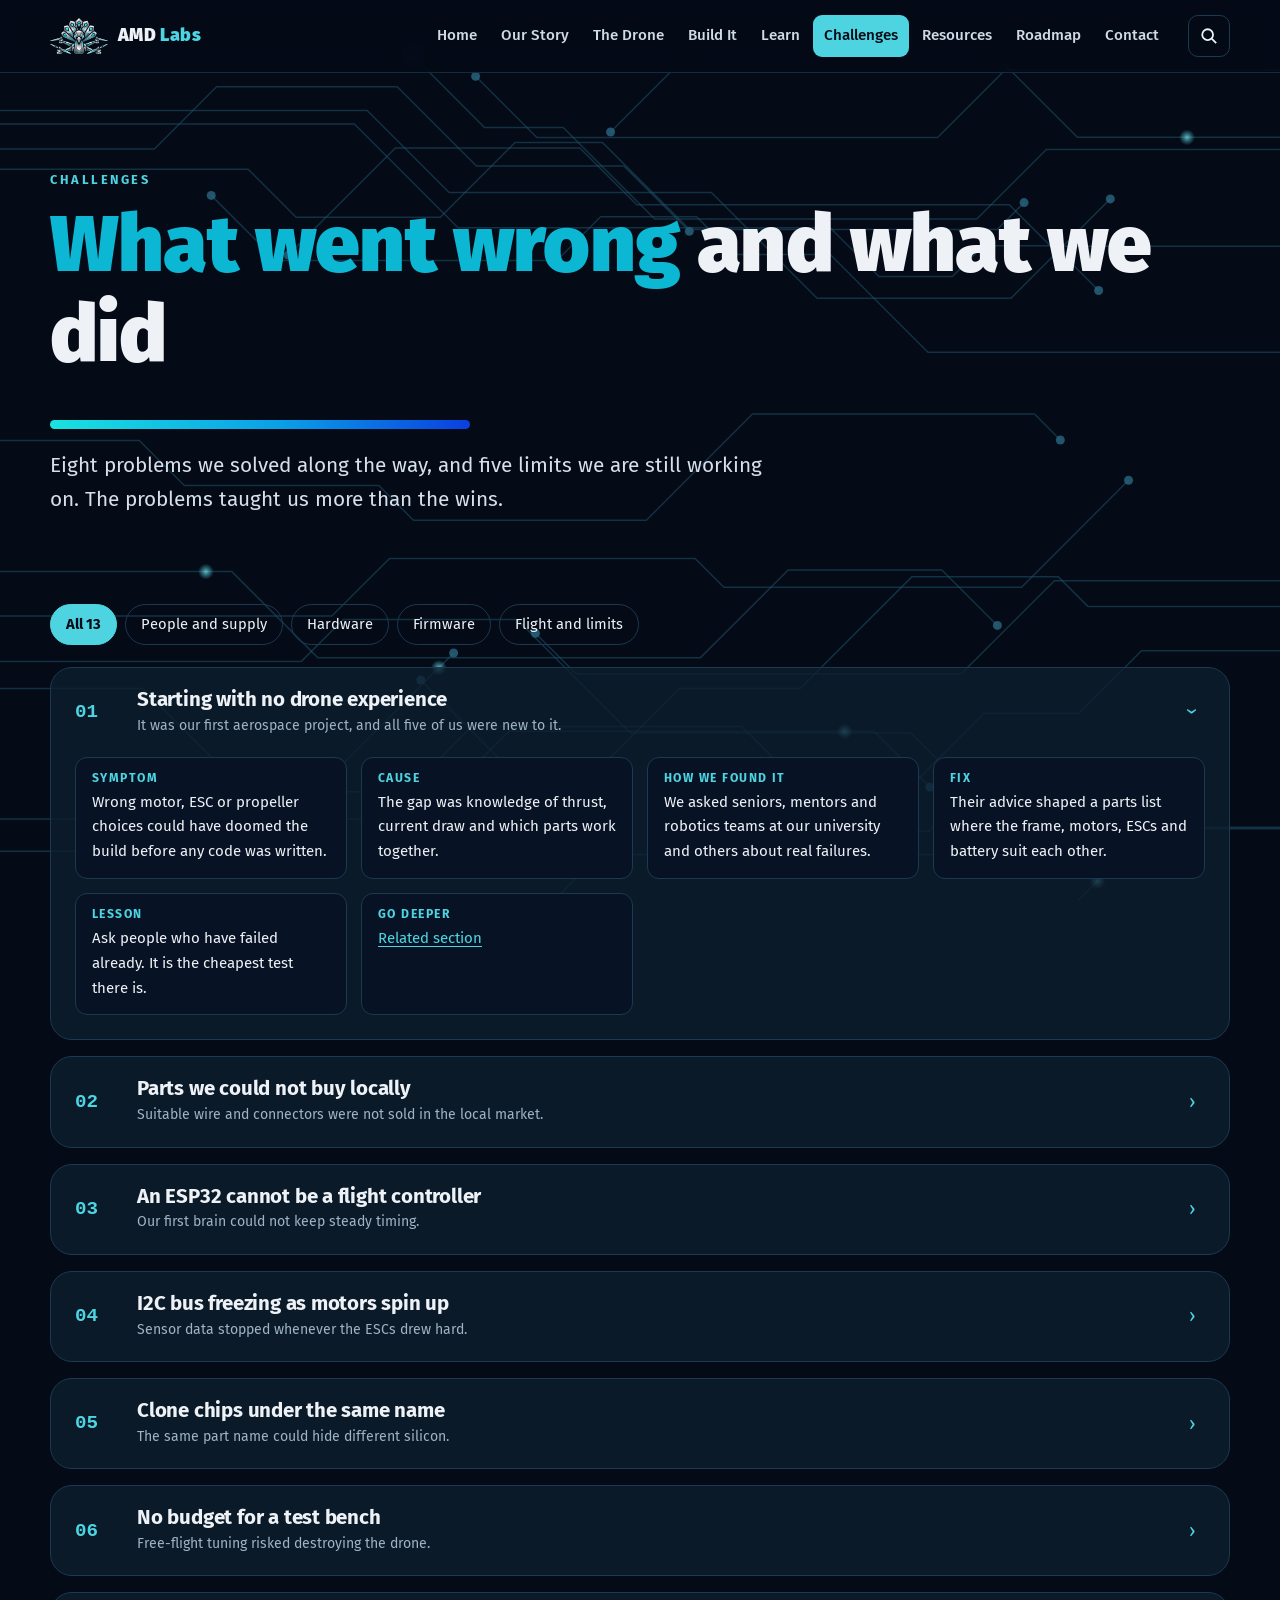
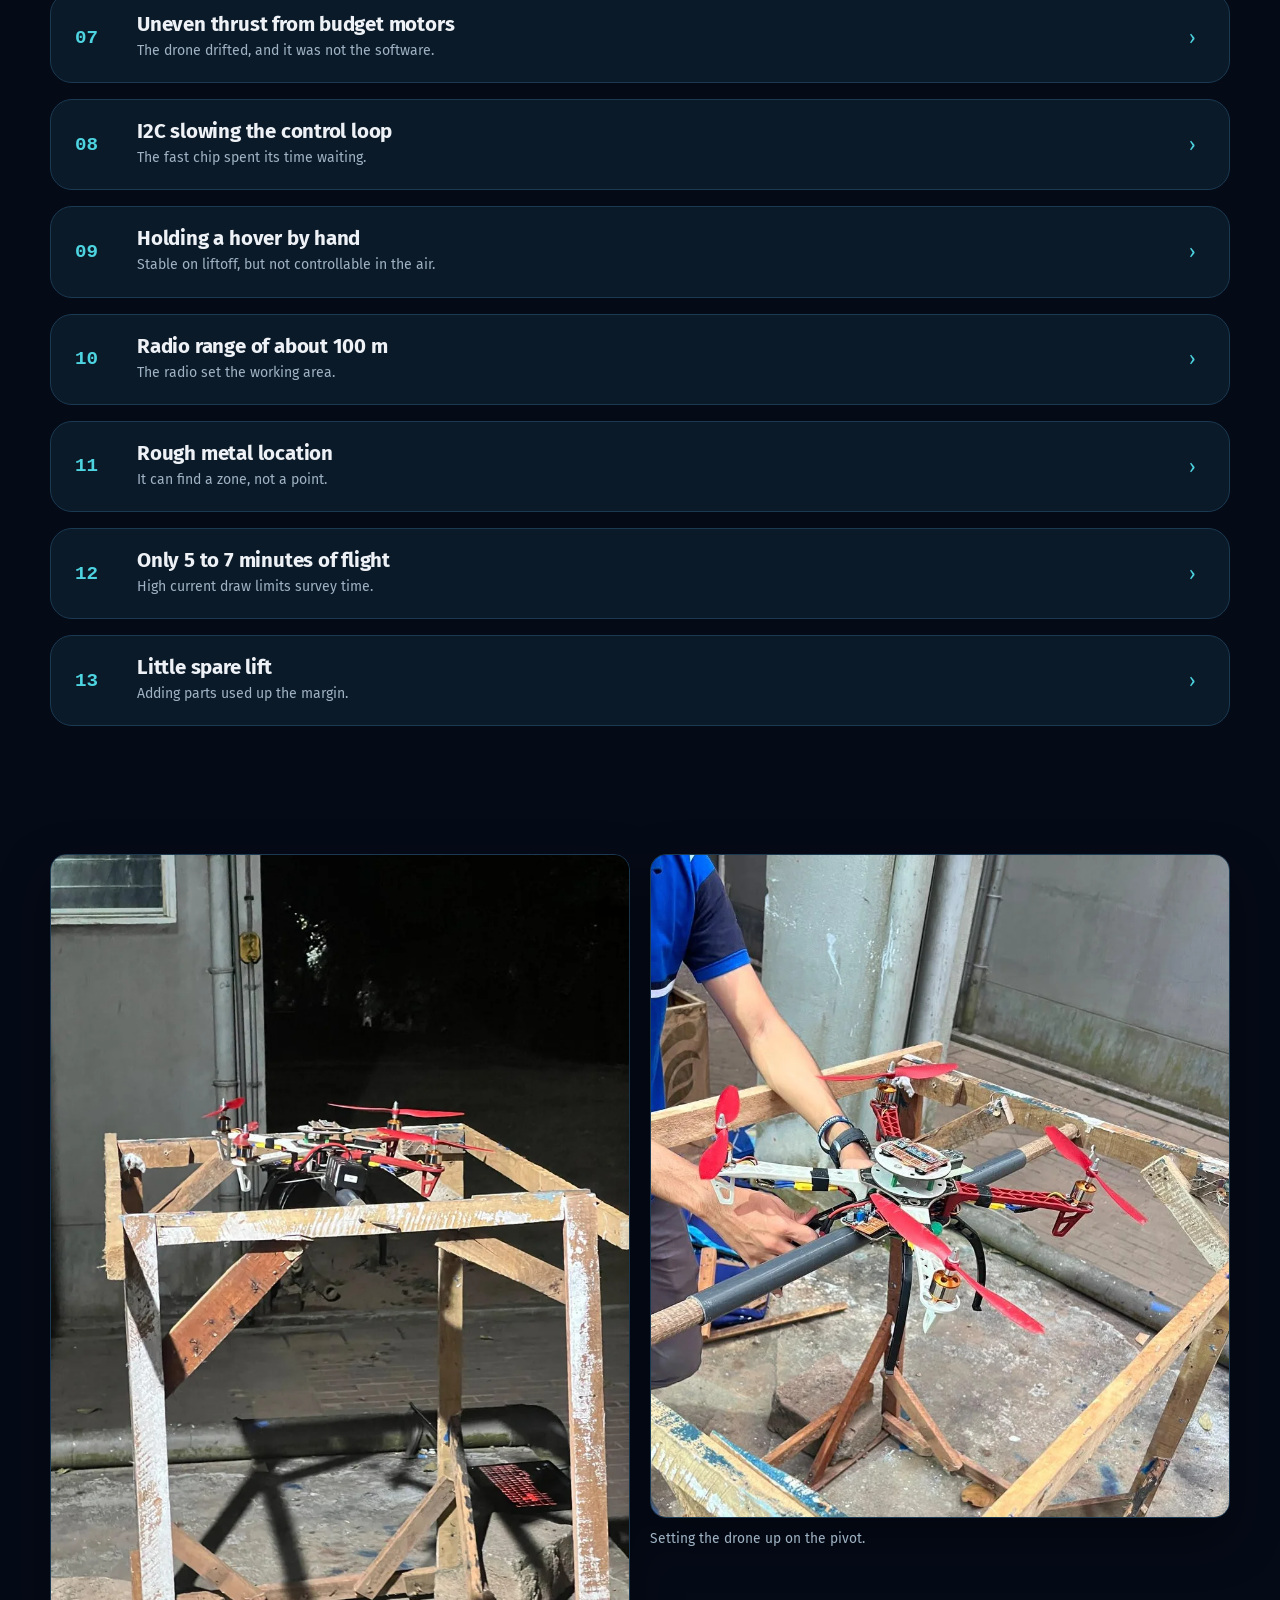
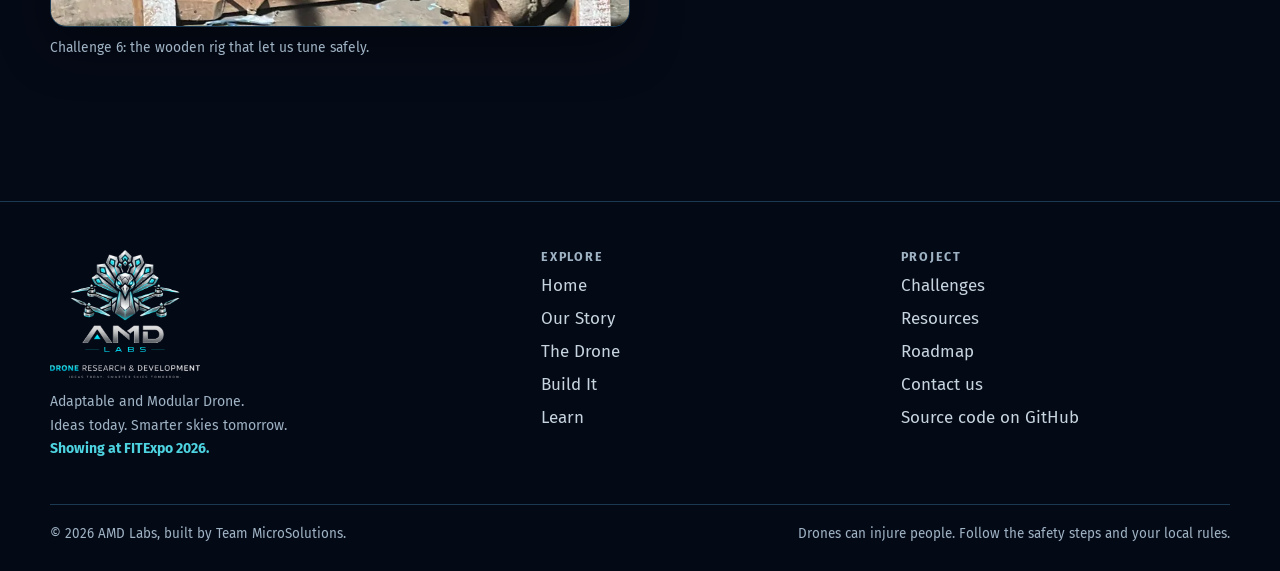
<file: challenges.html>
<!doctype html>
<html lang="en">
<head>
<meta charset="utf-8">
<meta name="viewport" content="width=device-width,initial-scale=1">
<title>Challenges | AMD Labs</title>
<meta name="description" content="The 13 biggest challenges of building the AMD24 drone: the symptom, the cause, how we found it, the fix and the lesson.">
<meta name="theme-color" content="#050a17">
<meta property="og:title" content="Challenges | AMD Labs">
<meta property="og:description" content="The 13 biggest challenges of building the AMD24 drone: the symptom, the cause, how we found it, the fix and the lesson.">
<meta property="og:type" content="website">
<meta property="og:image" content="assets/img/og-image.png">
<link rel="icon" type="image/png" href="assets/img/favicon.png">
<link rel="apple-touch-icon" href="assets/img/apple-touch-icon.png">
<link rel="stylesheet" href="assets/css/style.css">

<script src="assets/js/search-index.js" defer></script>
<script src="assets/js/main.js" defer></script>

</head>
<body data-page="challenges">
<a class="skip" href="#main">Skip to content</a>
<canvas id="circuit" aria-hidden="true"></canvas>
<div class="scrollbar" aria-hidden="true"></div>
<header class="site-head">
  <div class="wrap head-in">
    <a class="brand" href="index.html"><img src="assets/img/logo-mark.webp" width="420" height="256" alt=""><span>AMD <span>Labs</span></span></a>
    <button class="icon-btn menu-btn" aria-label="Open menu" aria-expanded="false"><svg width="20" height="20" viewBox="0 0 20 20" fill="none" stroke="currentColor" stroke-width="2"><path d="M2 5h16M2 10h16M2 15h16"/></svg></button>
    <nav class="nav" aria-label="Main"><a href="index.html">Home</a><a href="story.html">Our Story</a><a href="drone.html">The Drone</a><a href="build.html">Build It</a><a href="learn.html">Learn</a><a href="challenges.html" aria-current=page>Challenges</a><a href="resources.html">Resources</a><a href="roadmap.html">Roadmap</a><a href="contact.html">Contact</a></nav>
    <button class="icon-btn search-btn" aria-label="Search this site"><svg width="18" height="18" viewBox="0 0 20 20" fill="none" stroke="currentColor" stroke-width="2"><circle cx="8.5" cy="8.5" r="6"/><path d="M13 13l5 5"/></svg></button>
  </div>
</header>
<main id="main">
<section class="page-hero"><div class="wrap"><p class="eyebrow rv">Challenges</p><h1 class="rv">What went wrong<em> and what we did</em></h1><div class="bar rv"></div><p class="lead rv">Eight problems we solved along the way, and five limits we are still working on. The problems taught us more than the wins.</p></div></section>
<section style="padding-top:10px"><div class="wrap"><div class="filters rv" role="group" aria-label="Filter challenges"><button data-f="all" aria-pressed="true">All 13</button><button data-f="people" aria-pressed="false">People and supply</button><button data-f="hardware" aria-pressed="false">Hardware</button><button data-f="software" aria-pressed="false">Firmware</button><button data-f="flight" aria-pressed="false">Flight and limits</button></div><details class="ch rv" id="c1" data-cat="people" open><summary><span class="ch-n">01</span><div><h3>Starting with no drone experience</h3><small>It was our first aerospace project, and all five of us were new to it.</small></div><span class="ch-arrow" aria-hidden="true">›</span></summary>
<div class="ch-body"><div><h4>Symptom</h4><p>Wrong motor, ESC or propeller choices could have doomed the build before any code was written.</p></div><div><h4>Cause</h4><p>The gap was knowledge of thrust, current draw and which parts work together.</p></div><div><h4>How we found it</h4><p>We asked seniors, mentors and robotics teams at our university and others about real failures.</p></div><div><h4>Fix</h4><p>Their advice shaped a parts list where the frame, motors, ESCs and battery suit each other.</p></div><div><h4>Lesson</h4><p>Ask people who have failed already. It is the cheapest test there is.</p></div><div><h4>Go deeper</h4><p><a href="build.html#s1">Related section</a></p></div></div></details><details class="ch rv" id="c2" data-cat="people"><summary><span class="ch-n">02</span><div><h3>Parts we could not buy locally</h3><small>Suitable wire and connectors were not sold in the local market.</small></div><span class="ch-arrow" aria-hidden="true">›</span></summary>
<div class="ch-body"><div><h4>Symptom</h4><p>High-current silicone wire and vibration-proof connectors were unavailable, and importing cost too much and took too long.</p></div><div><h4>Cause</h4><p>Regional supply limits against a fixed academic deadline.</p></div><div><h4>How we found it</h4><p>We tested locally available connectors for current capacity, grip under vibration and ease of soldering.</p></div><div><h4>Fix</h4><p>We kept the safest connectors and harvested quality wire from cheap assemblies for the power and sensor harnesses.</p></div><div><h4>Lesson</h4><p>Check real capability rather than the label, and look at what is already inside cheap products.</p></div><div><h4>Go deeper</h4><p><a href="build.html#s1">Related section</a></p></div></div></details><details class="ch rv" id="c3" data-cat="hardware"><summary><span class="ch-n">03</span><div><h3>An ESP32 cannot be a flight controller</h3><small>Our first brain could not keep steady timing.</small></div><span class="ch-arrow" aria-hidden="true">›</span></summary>
<div class="ch-body"><div><h4>Symptom</h4><p>Control timing was unstable during early firmware prototypes.</p></div><div><h4>Cause</h4><p>Wi-Fi and Bluetooth stacks and the FreeRTOS scheduler added unpredictable jitter and latency.</p></div><div><h4>How we found it</h4><p>We reviewed how established systems such as Pixhawk and Betaflight are built, and found they rely on STM32 chips.</p></div><div><h4>Fix</h4><p>We redesigned around the STM32H743, with its hardware floating point, and repurposed the ESP32 for telemetry.</p></div><div><h4>Lesson</h4><p>Pick a chip for its timing guarantees as well as its clock speed.</p></div><div><h4>Go deeper</h4><p><a href="learn.html#l7">Related section</a></p></div></div></details><details class="ch rv" id="c4" data-cat="hardware"><summary><span class="ch-n">04</span><div><h3>I2C bus freezing as motors spin up</h3><small>Sensor data stopped whenever the ESCs drew hard.</small></div><span class="ch-arrow" aria-hidden="true">›</span></summary>
<div class="ch-body"><div><h4>Symptom</h4><p>The I2C bus to the sensors randomly froze during motor spin-ups, which would crash a drone in flight.</p></div><div><h4>Cause</h4><p>An oscilloscope showed voltage dips and high-frequency noise on shared power rails during high-current draw.</p></div><div><h4>How we found it</h4><p>We probed the rails and bus lines with an oscilloscope while spinning the motors.</p></div><div><h4>Fix</h4><p>We soldered ceramic and electrolytic capacitors across VCC and GND at the sensors and STM32 rail, and later added a software bus recovery.</p></div><div><h4>Lesson</h4><p>Fix noise at its source first. Software recovery is a backup.</p></div><div><h4>Go deeper</h4><p><a href="learn.html#l3">Related section</a></p></div></div></details><details class="ch rv" id="c5" data-cat="software"><summary><span class="ch-n">05</span><div><h3>Clone chips under the same name</h3><small>The same part name could hide different silicon.</small></div><span class="ch-arrow" aria-hidden="true">›</span></summary>
<div class="ch-body"><div><h4>Symptom</h4><p>Sensor boards sold under one name contained different chips, with different addresses and registers.</p></div><div><h4>Cause</h4><p>Regional vendors and batch variation, for example HMC5883L, QMC5883L and Si24R1 clones.</p></div><div><h4>How we found it</h4><p>Fixed drivers crashed or read garbage on a chip that did not match the datasheet.</p></div><div><h4>Fix</h4><p>At boot, the firmware scans the bus, identifies the chip and loads the correct driver and scaling.</p></div><div><h4>Lesson</h4><p>Assume parts will vary, and detect them at boot.</p></div><div><h4>Go deeper</h4><p><a href="build.html#s5">Related section</a></p></div></div></details><details class="ch rv" id="c6" data-cat="hardware"><summary><span class="ch-n">06</span><div><h3>No budget for a test bench</h3><small>Free-flight tuning risked destroying the drone.</small></div><span class="ch-arrow" aria-hidden="true">›</span></summary>
<div class="ch-body"><div><h4>Symptom</h4><p>Starting PID values are only estimates, so a free-flight mistake could end the project.</p></div><div><h4>Cause</h4><p>Professional multi-axis test benches were far beyond our budget.</p></div><div><h4>How we found it</h4><p>We looked at what such benches actually do: restrict movement while allowing rotation.</p></div><div><h4>Fix</h4><p>We built wooden rigs that lock the drone in place and let it rotate on one axis, so gains could be pushed safely to their limits.</p></div><div><h4>Lesson</h4><p>You often need the principle behind expensive equipment, rather than the equipment itself.</p></div><div><h4>Go deeper</h4><p><a href="build.html#s10">Related section</a></p></div></div></details><details class="ch rv" id="c7" data-cat="hardware"><summary><span class="ch-n">07</span><div><h3>Uneven thrust from budget motors</h3><small>The drone drifted, and it was not the software.</small></div><span class="ch-arrow" aria-hidden="true">›</span></summary>
<div class="ch-body"><div><h4>Symptom</h4><p>After static tuning, the drone drifted in pitch and roll on every liftoff attempt.</p></div><div><h4>Cause</h4><p>Cheap unbranded motors and ESCs spun at different speeds from the same signal.</p></div><div><h4>How we found it</h4><p>Debugging confirmed correct PWM output. Magnets and Hall sensors on the motors then measured each motor's RPM.</p></div><div><h4>Fix</h4><p>We replaced them with branded motors and ESCs, which gave matching speeds and a level liftoff.</p></div><div><h4>Lesson</h4><p>Measure the physical output before spending more time on code.</p></div><div><h4>Go deeper</h4><p><a href="build.html#s3">Related section</a></p></div></div></details><details class="ch rv" id="c8" data-cat="software"><summary><span class="ch-n">08</span><div><h3>I2C slowing the control loop</h3><small>The fast chip spent its time waiting.</small></div><span class="ch-arrow" aria-hidden="true">›</span></summary>
<div class="ch-body"><div><h4>Symptom</h4><p>Timing analysis showed the loop was limited even with a fast processor.</p></div><div><h4>Cause</h4><p>Reading the IMU over I2C, typically limited to 400 kHz, left the CPU waiting on the bus.</p></div><div><h4>How we found it</h4><p>We measured control loop timing and traced where the time was going.</p></div><div><h4>Fix</h4><p>We moved the MPU6500 to SPI and refactored the driver, which removed the bottleneck.</p></div><div><h4>Lesson</h4><p>The slowest link sets your speed, however fast the processor is.</p></div><div><h4>Go deeper</h4><p><a href="learn.html#l4">Related section</a></p></div></div></details><details class="ch rv" id="c9" data-cat="flight"><summary><span class="ch-n">09</span><div><h3>Holding a hover by hand</h3><small>Stable on liftoff, but not controllable in the air.</small></div><span class="ch-arrow" aria-hidden="true">›</span></summary>
<div class="ch-body"><div><h4>Symptom</h4><p>After stable vertical liftoff, the pilot could not hold a sustained hover.</p></div><div><h4>Cause</h4><p>Thumb joysticks lack fine travel and spring precision, while the drone responds very quickly.</p></div><div><h4>How we found it</h4><p>Post-flight review pointed to over-correction by the pilot, known as pilot-induced oscillation.</p></div><div><h4>Fix</h4><p><b>Still open.</b> Our next step is Hall-effect RC gimbals, followed by a repeat hover test.</p></div><div><h4>Lesson</h4><p>Your control input is part of the control system too.</p></div><div><h4>Go deeper</h4><p><a href="roadmap.html">Related section</a></p></div></div></details><details class="ch rv" id="c10" data-cat="flight"><summary><span class="ch-n">10</span><div><h3>Radio range of about 100 m</h3><small>The radio set the working area.</small></div><span class="ch-arrow" aria-hidden="true">›</span></summary>
<div class="ch-body"><div><h4>Symptom</h4><p>Beyond about 100 m in line of sight, signal strength dropped quickly and packets were lost.</p></div><div><h4>Cause</h4><p>The physical limits of 2.4 GHz nRF24L01+ modules, plus local interference.</p></div><div><h4>How we found it</h4><p>Field tests of the link at increasing distance.</p></div><div><h4>Fix</h4><p><b>Still open.</b> We lowered the data rate to 250 kbps to get the best range. Sub-GHz LoRa or ExpressLRS is the planned upgrade.</p></div><div><h4>Lesson</h4><p>Design missions around the range you have measured, not the range on the box.</p></div><div><h4>Go deeper</h4><p><a href="roadmap.html">Related section</a></p></div></div></details><details class="ch rv" id="c11" data-cat="flight"><summary><span class="ch-n">11</span><div><h3>Rough metal location</h3><small>It can find a zone, not a point.</small></div><span class="ch-arrow" aria-hidden="true">›</span></summary>
<div class="ch-body"><div><h4>Symptom</h4><p>Survey maps show where a disturbance is roughly, but not its exact position, depth or shape.</p></div><div><h4>Cause</h4><p>A consumer magnetometer plus GPS with about 2 to 5 m of error.</p></div><div><h4>How we found it</h4><p>We analysed the collected survey data against what we were trying to locate.</p></div><div><h4>Fix</h4><p><b>Accepted for now.</b> We class it as a preliminary sweeping platform that guides follow-up work on the ground.</p></div><div><h4>Lesson</h4><p>Say clearly what your sensor can tell you, and what it cannot.</p></div><div><h4>Go deeper</h4><p><a href="drone.html#payload">Related section</a></p></div></div></details><details class="ch rv" id="c12" data-cat="flight"><summary><span class="ch-n">12</span><div><h3>Only 5 to 7 minutes of flight</h3><small>High current draw limits survey time.</small></div><span class="ch-arrow" aria-hidden="true">›</span></summary>
<div class="ch-body"><div><h4>Symptom</h4><p>Safe flight time is about 5 to 7 minutes, too short for wide-area surveys.</p></div><div><h4>Cause</h4><p>The current drawn by the motors and electronics from one 3S 5200 mAh battery.</p></div><div><h4>How we found it</h4><p>Flight endurance analysis of the prototype.</p></div><div><h4>Fix</h4><p><b>Still open.</b> Battery swaps for now. A propulsion redesign is on the roadmap.</p></div><div><h4>Lesson</h4><p>Do the flight time sums early, and include everything on board.</p></div><div><h4>Go deeper</h4><p><a href="roadmap.html">Related section</a></p></div></div></details><details class="ch rv" id="c13" data-cat="flight"><summary><span class="ch-n">13</span><div><h3>Little spare lift</h3><small>Adding parts used up the margin.</small></div><span class="ch-arrow" aria-hidden="true">›</span></summary>
<div class="ch-body"><div><h4>Symptom</h4><p>The custom PCB, modules and printed enclosures pushed the platform close to its lifting limit.</p></div><div><h4>Cause</h4><p>The finite thrust of an F450 with 10-inch propellers.</p></div><div><h4>How we found it</h4><p>Reviewing the weight added during integration.</p></div><div><h4>Fix</h4><p><b>Still open.</b> Heavier sensors will need lower KV motors, larger propellers and a higher-voltage battery.</p></div><div><h4>Lesson</h4><p>Keep a weight budget from day one. Every gram adds up.</p></div><div><h4>Go deeper</h4><p><a href="roadmap.html">Related section</a></p></div></div></details></div></section>
<section style="padding-top:0"><div class="wrap gallery">
  <figure class="rv"><button class="zoom" aria-label="Enlarge: Wooden test rig with the drone mounted"><span class="shot" style="display:block"><img src="assets/img/rig-night.webp" alt="Wooden test rig with the drone mounted" loading="lazy" width="900" height="1200"></span></button><figcaption>Challenge 6: the wooden rig that let us tune safely.</figcaption></figure>
  <figure class="rv"><button class="zoom" aria-label="Enlarge: Setting up the drone on the wooden rig"><span class="shot" style="display:block"><img src="assets/img/rig-day.webp" alt="Setting up the drone on the wooden rig" loading="lazy" width="936" height="1072"></span></button><figcaption>Setting the drone up on the pivot.</figcaption></figure>
</div></section>

</main>
<footer class="foot">
  <div class="wrap">
    <div class="foot-grid">
      <div><img src="assets/img/logo.webp" width="900" height="769" alt="AMD Labs logo" loading="lazy">
        <p class="muted small">Adaptable and Modular Drone.<br>Ideas today. Smarter skies tomorrow.<br><b class="c">Showing at FITExpo 2026.</b></p></div>
      <div><h4>Explore</h4><ul><li><a href="index.html">Home</a></li><li><a href="story.html">Our Story</a></li><li><a href="drone.html">The Drone</a></li><li><a href="build.html">Build It</a></li><li><a href="learn.html">Learn</a></li></ul></div>
      <div><h4>Project</h4><ul>
        <li><a href="challenges.html">Challenges</a></li><li><a href="resources.html">Resources</a></li><li><a href="roadmap.html">Roadmap</a></li><li><a href="contact.html">Contact us</a></li>
        <li><a href="https://github.com/Kaveesha-04/UAV" rel="noopener">Source code on GitHub</a></li></ul></div>
    </div>
    <div class="foot-b"><span>© 2026 AMD Labs, built by Team MicroSolutions.</span><span>Drones can injure people. Follow the safety steps and your local rules.</span></div>
  </div>
</footer>
<nav class="tabbar" aria-label="Quick links"><a href="index.html"><svg viewBox="0 0 24 24" fill="none" stroke="currentColor" stroke-width="2" stroke-linecap="round" stroke-linejoin="round" aria-hidden="true"><path d="M3 11l9-8 9 8M5 10v10h14V10"/></svg>Home</a><a href="drone.html"><svg viewBox="0 0 24 24" fill="none" stroke="currentColor" stroke-width="2" stroke-linecap="round" stroke-linejoin="round" aria-hidden="true"><circle cx="6" cy="6" r="3"/><circle cx="18" cy="6" r="3"/><circle cx="6" cy="18" r="3"/><circle cx="18" cy="18" r="3"/><path d="M8 8l8 8M16 8l-8 8"/></svg>Drone</a><a href="build.html"><svg viewBox="0 0 24 24" fill="none" stroke="currentColor" stroke-width="2" stroke-linecap="round" stroke-linejoin="round" aria-hidden="true"><path d="M14 6a4 4 0 0 0 5 5l-8 8a2.5 2.5 0 0 1-4-3l8-8a4 4 0 0 1-1-2z"/></svg>Build</a><a href="learn.html"><svg viewBox="0 0 24 24" fill="none" stroke="currentColor" stroke-width="2" stroke-linecap="round" stroke-linejoin="round" aria-hidden="true"><path d="M2 8l10-5 10 5-10 5zM6 11v6c3 2.500 9 2.500 12 0v-6"/></svg>Learn</a><a href="contact.html"><svg viewBox="0 0 24 24" fill="none" stroke="currentColor" stroke-width="2" stroke-linecap="round" stroke-linejoin="round" aria-hidden="true"><path d="M3 5h18v14H3zM3 6l9 7 9-7"/></svg>Contact</a></nav>
<div id="lightbox" tabindex="-1" role="dialog" aria-label="Enlarged image"><img alt=""></div>
<div id="search" role="dialog" aria-label="Search"><div class="search-box"><input type="search" placeholder="Search the guide..." aria-label="Search the guide"><ul id="results"></ul></div></div>
</body>
</html>
</file>
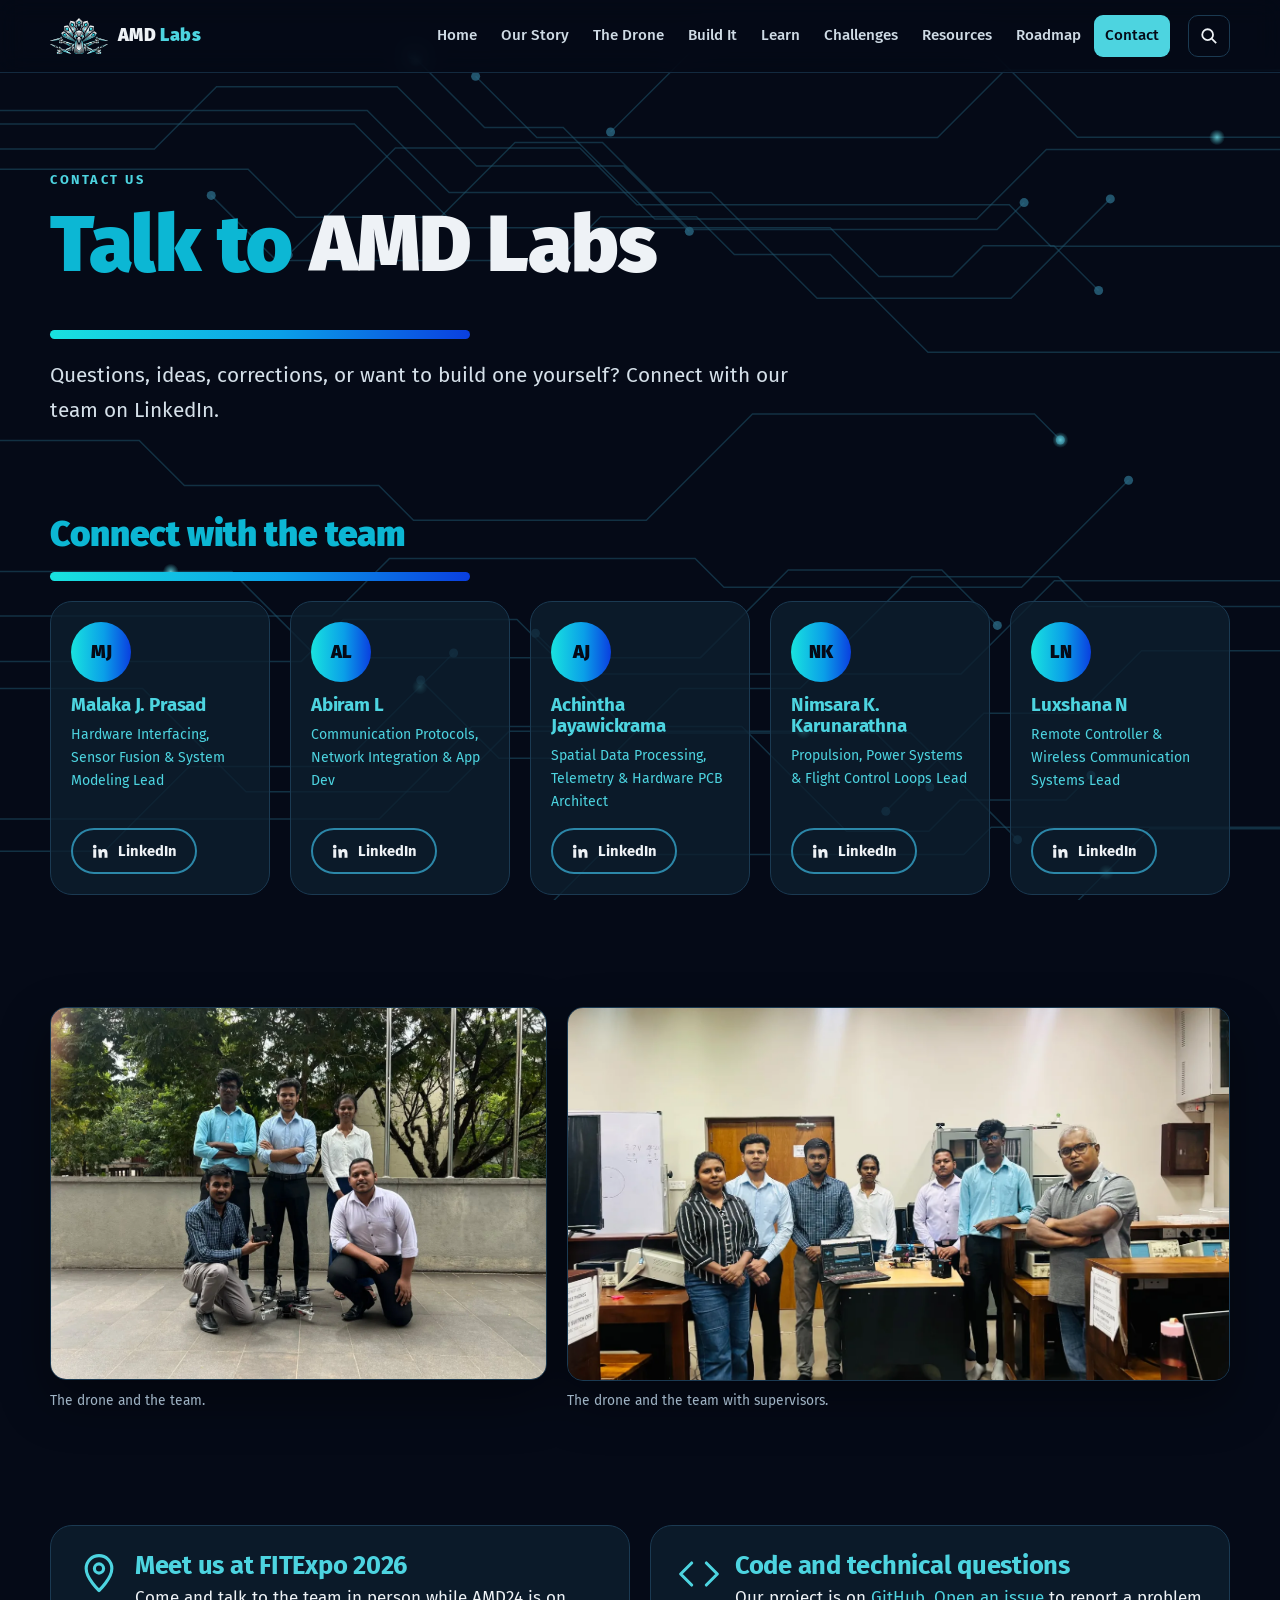
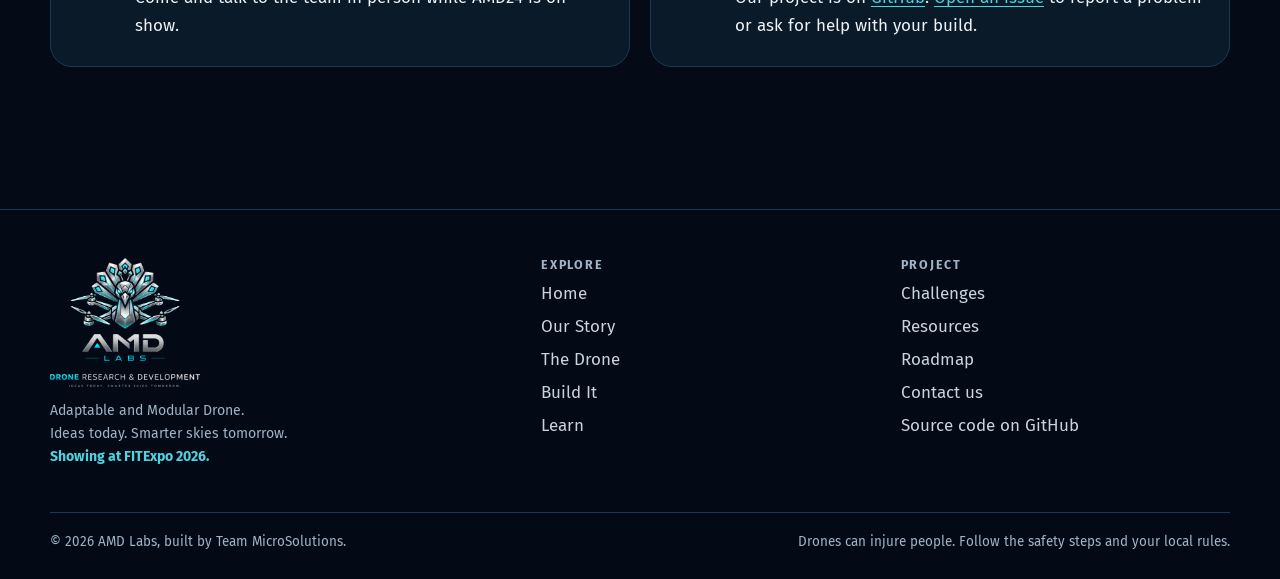
<file: contact.html>
<!doctype html>
<html lang="en">
<head>
<meta charset="utf-8">
<meta name="viewport" content="width=device-width,initial-scale=1">
<title>Contact us | AMD Labs</title>
<meta name="description" content="Contact AMD Labs and Team MicroSolutions, or meet us at FITExpo 2026.">
<meta name="theme-color" content="#050a17">
<meta property="og:title" content="Contact us | AMD Labs">
<meta property="og:description" content="Contact AMD Labs and Team MicroSolutions, or meet us at FITExpo 2026.">
<meta property="og:type" content="website">
<meta property="og:image" content="assets/img/og-image.png">
<link rel="icon" type="image/png" href="assets/img/favicon.png">
<link rel="apple-touch-icon" href="assets/img/apple-touch-icon.png">
<link rel="stylesheet" href="assets/css/style.css">

<script src="assets/js/search-index.js" defer></script>
<script src="assets/js/main.js" defer></script>

</head>
<body data-page="contact">
<a class="skip" href="#main">Skip to content</a>
<canvas id="circuit" aria-hidden="true"></canvas>
<div class="scrollbar" aria-hidden="true"></div>
<header class="site-head">
  <div class="wrap head-in">
    <a class="brand" href="index.html"><img src="assets/img/logo-mark.webp" width="420" height="256" alt=""><span>AMD <span>Labs</span></span></a>
    <button class="icon-btn menu-btn" aria-label="Open menu" aria-expanded="false"><svg width="20" height="20" viewBox="0 0 20 20" fill="none" stroke="currentColor" stroke-width="2"><path d="M2 5h16M2 10h16M2 15h16"/></svg></button>
    <nav class="nav" aria-label="Main"><a href="index.html">Home</a><a href="story.html">Our Story</a><a href="drone.html">The Drone</a><a href="build.html">Build It</a><a href="learn.html">Learn</a><a href="challenges.html">Challenges</a><a href="resources.html">Resources</a><a href="roadmap.html">Roadmap</a><a href="contact.html" aria-current=page>Contact</a></nav>
    <button class="icon-btn search-btn" aria-label="Search this site"><svg width="18" height="18" viewBox="0 0 20 20" fill="none" stroke="currentColor" stroke-width="2"><circle cx="8.5" cy="8.5" r="6"/><path d="M13 13l5 5"/></svg></button>
  </div>
</header>
<main id="main">
<section class="page-hero"><div class="wrap"><p class="eyebrow rv">Contact us</p><h1 class="rv">Talk to<em> AMD Labs</em></h1><div class="bar rv"></div><p class="lead rv">Questions, ideas, corrections, or want to build one yourself? Connect with our team on LinkedIn.</p></div></section>
<section style="padding-top:10px"><div class="wrap">
  <h2 class="rv" style="font-size:clamp(1.6rem,3vw,2.2rem)">Connect with the team</h2><div class="bar rv"></div>
  <div class="grid team-grid"><article class="card member rv" style="--d:0.00s"><div class="avatar" aria-hidden="true">MJ</div><h3>Malaka J. Prasad</h3><p class="small c">Hardware Interfacing, Sensor Fusion &amp; System Modeling Lead</p><a class="btn btn-g li-btn" href="https://www.linkedin.com/in/malakaprasad/" target="_blank" rel="noopener" aria-label="Malaka J. Prasad on LinkedIn"><svg viewBox="0 0 24 24" width="18" height="18" fill="currentColor" aria-hidden="true"><path d="M4.98 3.5a2.5 2.5 0 1 1 0 5 2.5 2.5 0 0 1 0-5zM3 9.75h4V21H3zM9.5 9.75h3.83v1.54h.05c.53-1 1.84-2.05 3.79-2.05 4.05 0 4.83 2.67 4.83 6.13V21h-4v-5c0-1.2-.02-2.73-1.66-2.73-1.67 0-1.92 1.3-1.92 2.65V21h-4z"/></svg>LinkedIn</a></article><article class="card member rv" style="--d:0.06s"><div class="avatar" aria-hidden="true">AL</div><h3>Abiram L</h3><p class="small c">Communication Protocols, Network Integration &amp; App Dev</p><a class="btn btn-g li-btn" href="https://www.linkedin.com/in/logeswaran-abiram-5a6830339/" target="_blank" rel="noopener" aria-label="Abiram L on LinkedIn"><svg viewBox="0 0 24 24" width="18" height="18" fill="currentColor" aria-hidden="true"><path d="M4.98 3.5a2.5 2.5 0 1 1 0 5 2.5 2.5 0 0 1 0-5zM3 9.75h4V21H3zM9.5 9.75h3.83v1.54h.05c.53-1 1.84-2.05 3.79-2.05 4.05 0 4.83 2.67 4.83 6.13V21h-4v-5c0-1.2-.02-2.73-1.66-2.73-1.67 0-1.92 1.3-1.92 2.65V21h-4z"/></svg>LinkedIn</a></article><article class="card member rv" style="--d:0.12s"><div class="avatar" aria-hidden="true">AJ</div><h3>Achintha Jayawickrama</h3><p class="small c">Spatial Data Processing, Telemetry &amp; Hardware PCB Architect</p><a class="btn btn-g li-btn" href="https://www.linkedin.com/in/achintha-jayawickrama/" target="_blank" rel="noopener" aria-label="Achintha Jayawickrama on LinkedIn"><svg viewBox="0 0 24 24" width="18" height="18" fill="currentColor" aria-hidden="true"><path d="M4.98 3.5a2.5 2.5 0 1 1 0 5 2.5 2.5 0 0 1 0-5zM3 9.75h4V21H3zM9.5 9.75h3.83v1.54h.05c.53-1 1.84-2.05 3.79-2.05 4.05 0 4.83 2.67 4.83 6.13V21h-4v-5c0-1.2-.02-2.73-1.66-2.73-1.67 0-1.92 1.3-1.92 2.65V21h-4z"/></svg>LinkedIn</a></article><article class="card member rv" style="--d:0.18s"><div class="avatar" aria-hidden="true">NK</div><h3>Nimsara K. Karunarathna</h3><p class="small c">Propulsion, Power Systems &amp; Flight Control Loops Lead</p><a class="btn btn-g li-btn" href="https://www.linkedin.com/in/nimsara-karunarathna/" target="_blank" rel="noopener" aria-label="Nimsara K. Karunarathna on LinkedIn"><svg viewBox="0 0 24 24" width="18" height="18" fill="currentColor" aria-hidden="true"><path d="M4.98 3.5a2.5 2.5 0 1 1 0 5 2.5 2.5 0 0 1 0-5zM3 9.75h4V21H3zM9.5 9.75h3.83v1.54h.05c.53-1 1.84-2.05 3.79-2.05 4.05 0 4.83 2.67 4.83 6.13V21h-4v-5c0-1.2-.02-2.73-1.66-2.73-1.67 0-1.92 1.3-1.92 2.65V21h-4z"/></svg>LinkedIn</a></article><article class="card member rv" style="--d:0.24s"><div class="avatar" aria-hidden="true">LN</div><h3>Luxshana N</h3><p class="small c">Remote Controller &amp; Wireless Communication Systems Lead</p><a class="btn btn-g li-btn" href="https://www.linkedin.com/in/luxshana03/" target="_blank" rel="noopener" aria-label="Luxshana N on LinkedIn"><svg viewBox="0 0 24 24" width="18" height="18" fill="currentColor" aria-hidden="true"><path d="M4.98 3.5a2.5 2.5 0 1 1 0 5 2.5 2.5 0 0 1 0-5zM3 9.75h4V21H3zM9.5 9.75h3.83v1.54h.05c.53-1 1.84-2.05 3.79-2.05 4.05 0 4.83 2.67 4.83 6.13V21h-4v-5c0-1.2-.02-2.73-1.66-2.73-1.67 0-1.92 1.3-1.92 2.65V21h-4z"/></svg>LinkedIn</a></article></div>
</div></section>
<section style="padding-top:0"><div class="wrap">
  <div class="gallery team-photos">
    <figure class="rv"><button class="zoom" aria-label="Enlarge: The five team members outdoors with the drone on the ground and one member holding the transmitter"><span class="shot" style="display:block"><img src="assets/img/team-drone.webp" alt="The five team members outdoors with the drone on the ground and one member holding the transmitter" loading="lazy" width="1280" height="960"></span></button><figcaption>The drone and the team.</figcaption></figure>
    <figure class="rv"><button class="zoom" aria-label="Enlarge: The team and supervisors standing in a lab around the drone, its transmitter and a laptop showing the dashboard"><span class="shot" style="display:block"><img src="assets/img/team-supervisors.webp" alt="The team and supervisors standing in a lab around the drone, its transmitter and a laptop showing the dashboard" loading="lazy" width="1400" height="788"></span></button><figcaption>The drone and the team with supervisors.</figcaption></figure>
  </div>
</div></section>
<section style="padding-top:0"><div class="wrap">
  <div class="grid g3">
    <article class="card contact-card rv" style="--d:.06s"><svg viewBox="0 0 24 24" fill="none" stroke="currentColor" stroke-width="1.7" stroke-linecap="round" stroke-linejoin="round" aria-hidden="true"><path d="M12 21s7-6.500 7-12a7 7 0 0 0-14 0c0 5.500 7 12 7 12z"/><circle cx="12" cy="9" r="2.500"/></svg><div><h3>Meet us at FITExpo 2026</h3><p>Come and talk to the team in person while AMD24 is on show.</p></div></article>
    <article class="card contact-card rv" style="--d:.12s"><svg viewBox="0 0 24 24" fill="none" stroke="currentColor" stroke-width="1.7" stroke-linecap="round" stroke-linejoin="round" aria-hidden="true"><path d="M8 6l-6 6 6 6M16 6l6 6-6 6"/></svg><div><h3>Code and technical questions</h3><p>Our project is on <a href="https://github.com/Kaveesha-04/UAV" rel="noopener">GitHub</a>. <a href="https://github.com/Kaveesha-04/UAV/issues" rel="noopener">Open an issue</a> to report a problem or ask for help with your build.</p></div></article>
  </div>
</div></section>

</main>
<footer class="foot">
  <div class="wrap">
    <div class="foot-grid">
      <div><img src="assets/img/logo.webp" width="900" height="769" alt="AMD Labs logo" loading="lazy">
        <p class="muted small">Adaptable and Modular Drone.<br>Ideas today. Smarter skies tomorrow.<br><b class="c">Showing at FITExpo 2026.</b></p></div>
      <div><h4>Explore</h4><ul><li><a href="index.html">Home</a></li><li><a href="story.html">Our Story</a></li><li><a href="drone.html">The Drone</a></li><li><a href="build.html">Build It</a></li><li><a href="learn.html">Learn</a></li></ul></div>
      <div><h4>Project</h4><ul>
        <li><a href="challenges.html">Challenges</a></li><li><a href="resources.html">Resources</a></li><li><a href="roadmap.html">Roadmap</a></li><li><a href="contact.html">Contact us</a></li>
        <li><a href="https://github.com/Kaveesha-04/UAV" rel="noopener">Source code on GitHub</a></li></ul></div>
    </div>
    <div class="foot-b"><span>© 2026 AMD Labs, built by Team MicroSolutions.</span><span>Drones can injure people. Follow the safety steps and your local rules.</span></div>
  </div>
</footer>
<nav class="tabbar" aria-label="Quick links"><a href="index.html"><svg viewBox="0 0 24 24" fill="none" stroke="currentColor" stroke-width="2" stroke-linecap="round" stroke-linejoin="round" aria-hidden="true"><path d="M3 11l9-8 9 8M5 10v10h14V10"/></svg>Home</a><a href="drone.html"><svg viewBox="0 0 24 24" fill="none" stroke="currentColor" stroke-width="2" stroke-linecap="round" stroke-linejoin="round" aria-hidden="true"><circle cx="6" cy="6" r="3"/><circle cx="18" cy="6" r="3"/><circle cx="6" cy="18" r="3"/><circle cx="18" cy="18" r="3"/><path d="M8 8l8 8M16 8l-8 8"/></svg>Drone</a><a href="build.html"><svg viewBox="0 0 24 24" fill="none" stroke="currentColor" stroke-width="2" stroke-linecap="round" stroke-linejoin="round" aria-hidden="true"><path d="M14 6a4 4 0 0 0 5 5l-8 8a2.5 2.5 0 0 1-4-3l8-8a4 4 0 0 1-1-2z"/></svg>Build</a><a href="learn.html"><svg viewBox="0 0 24 24" fill="none" stroke="currentColor" stroke-width="2" stroke-linecap="round" stroke-linejoin="round" aria-hidden="true"><path d="M2 8l10-5 10 5-10 5zM6 11v6c3 2.500 9 2.500 12 0v-6"/></svg>Learn</a><a href="contact.html" aria-current="page"><svg viewBox="0 0 24 24" fill="none" stroke="currentColor" stroke-width="2" stroke-linecap="round" stroke-linejoin="round" aria-hidden="true"><path d="M3 5h18v14H3zM3 6l9 7 9-7"/></svg>Contact</a></nav>
<div id="lightbox" tabindex="-1" role="dialog" aria-label="Enlarged image"><img alt=""></div>
<div id="search" role="dialog" aria-label="Search"><div class="search-box"><input type="search" placeholder="Search the guide..." aria-label="Search the guide"><ul id="results"></ul></div></div>
</body>
</html>
</file>
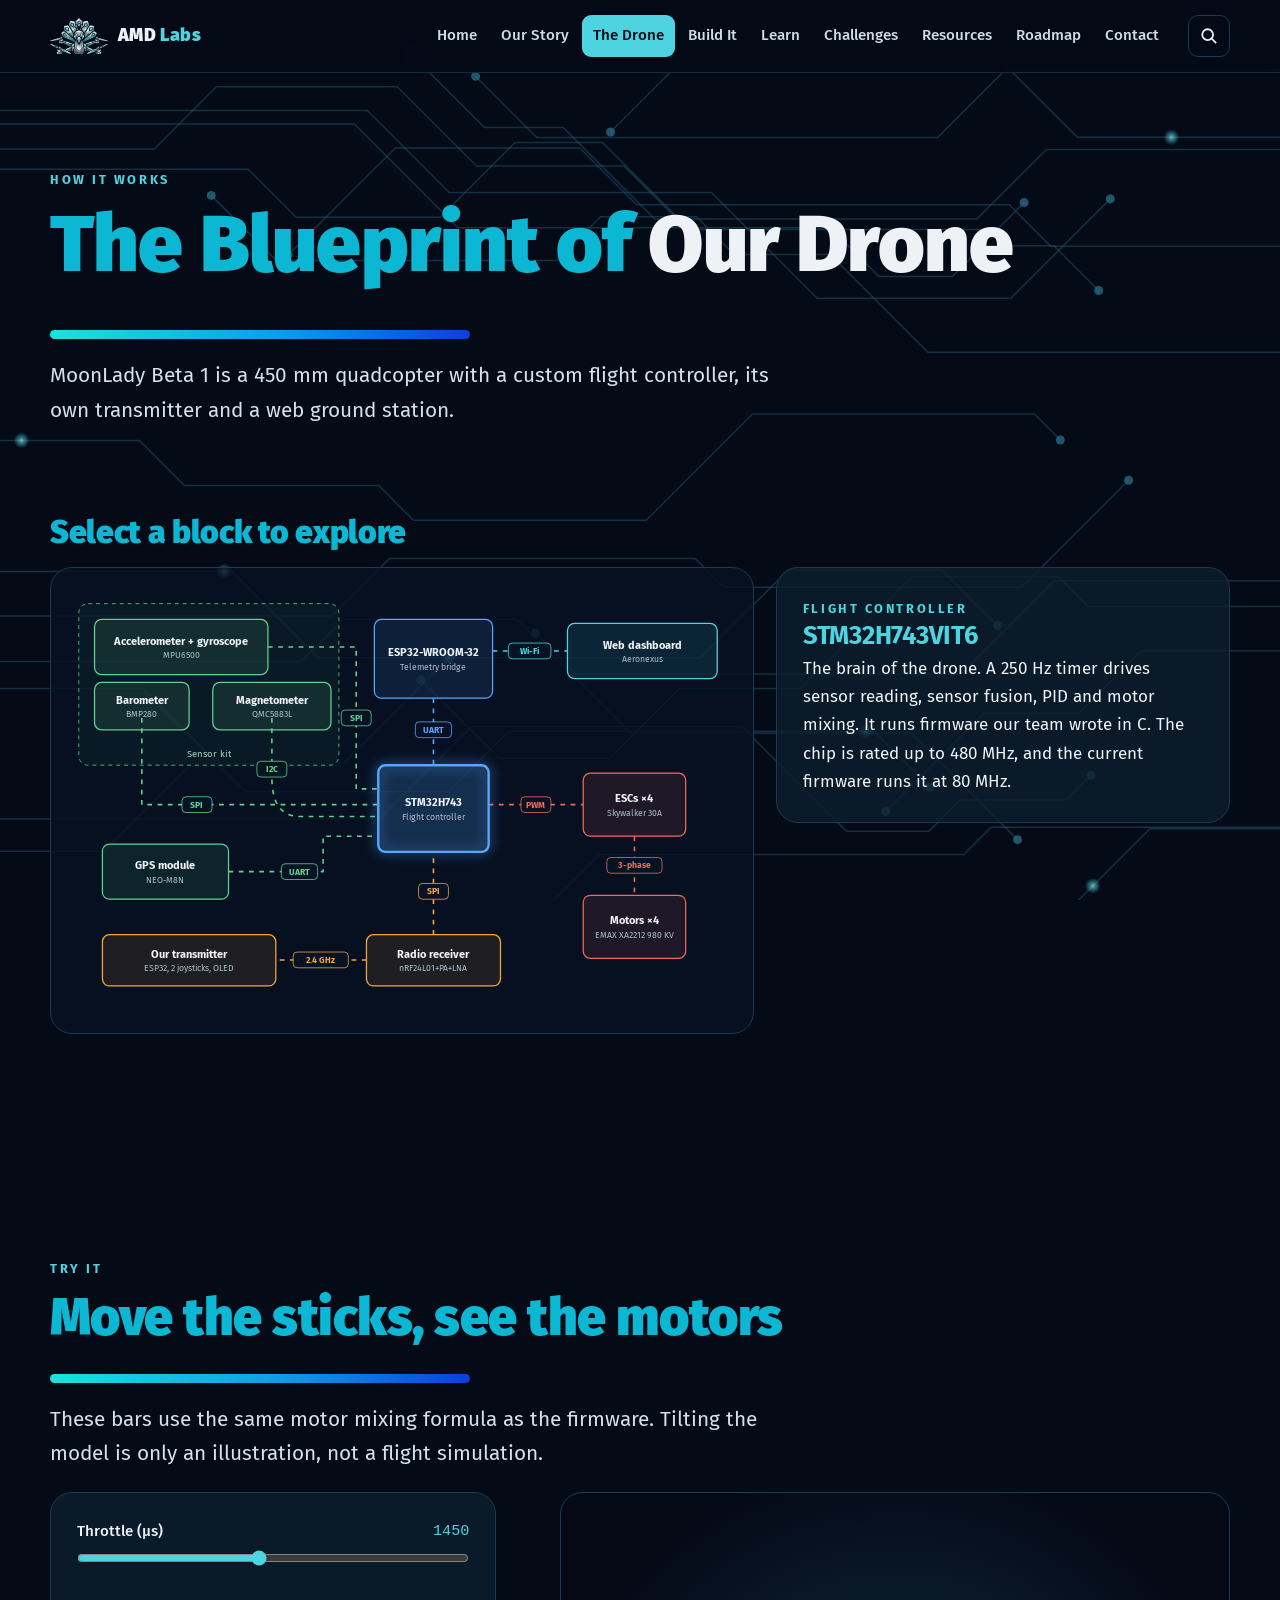
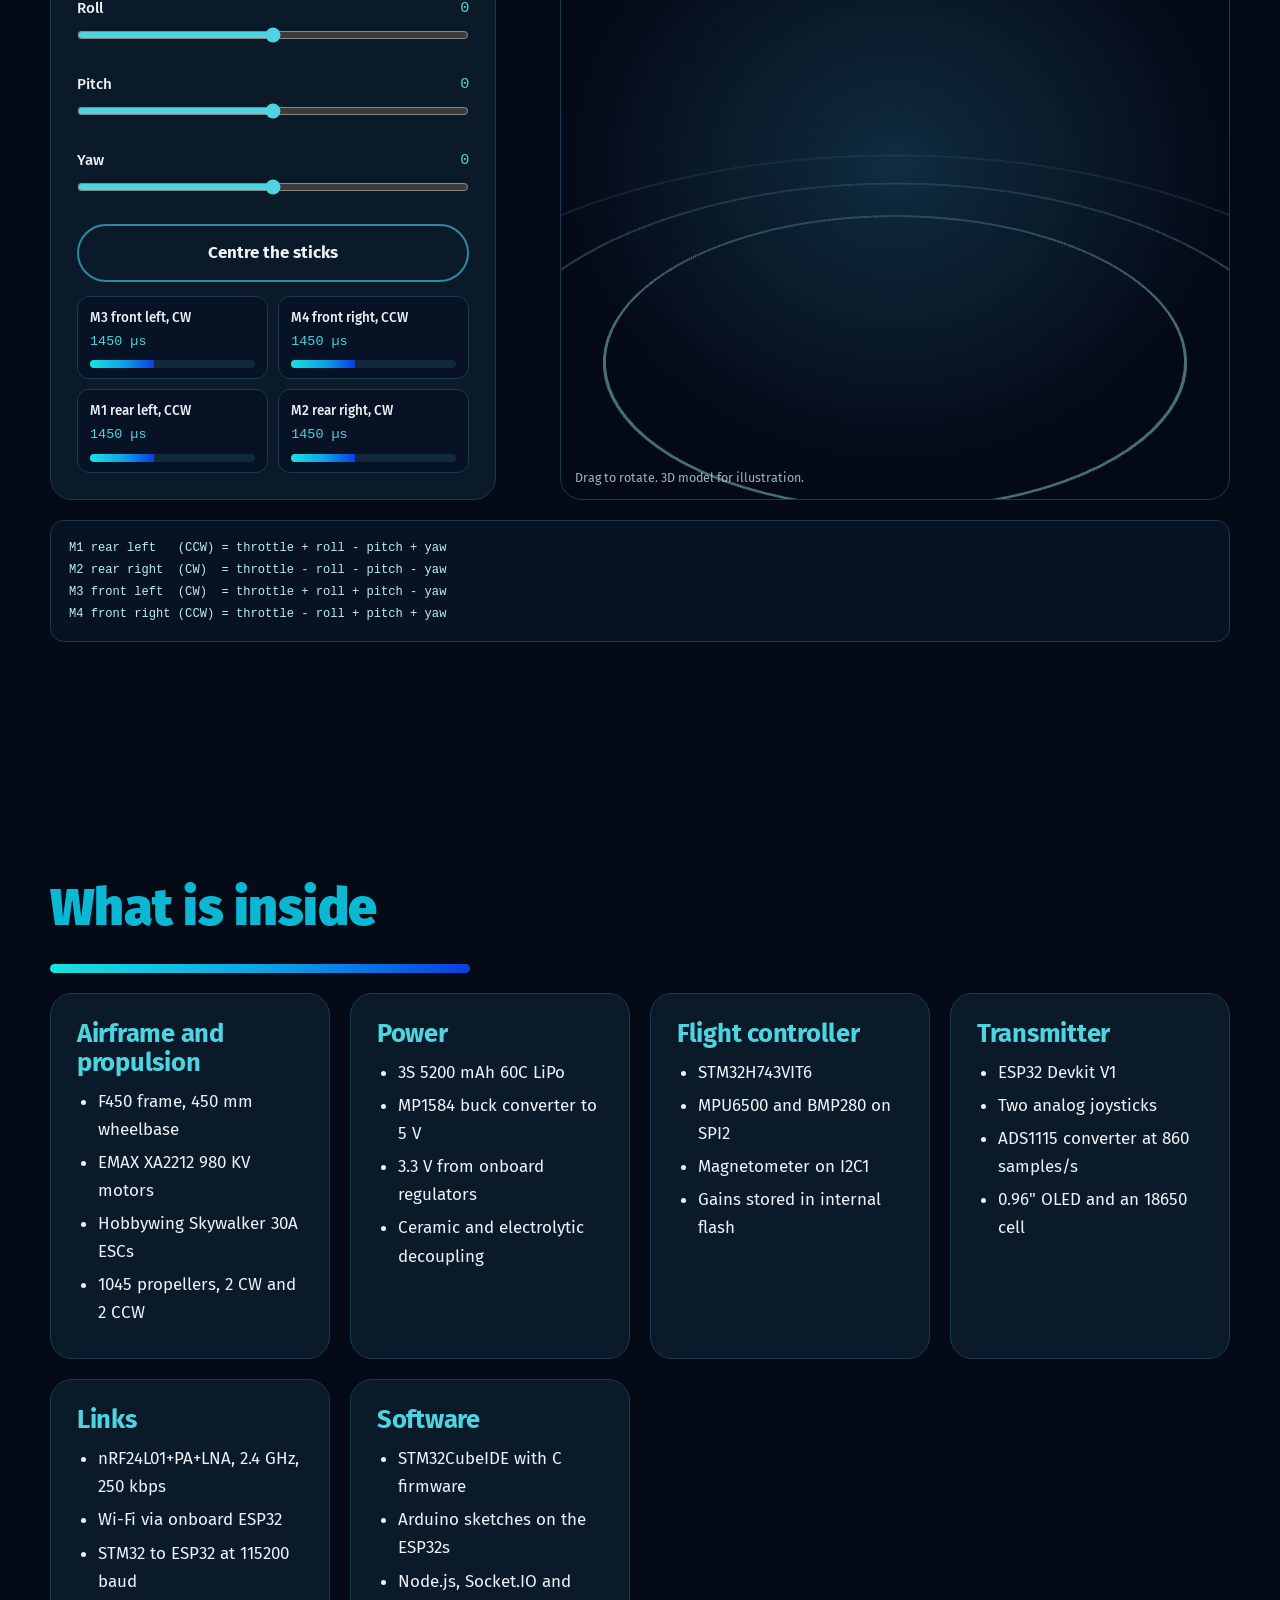
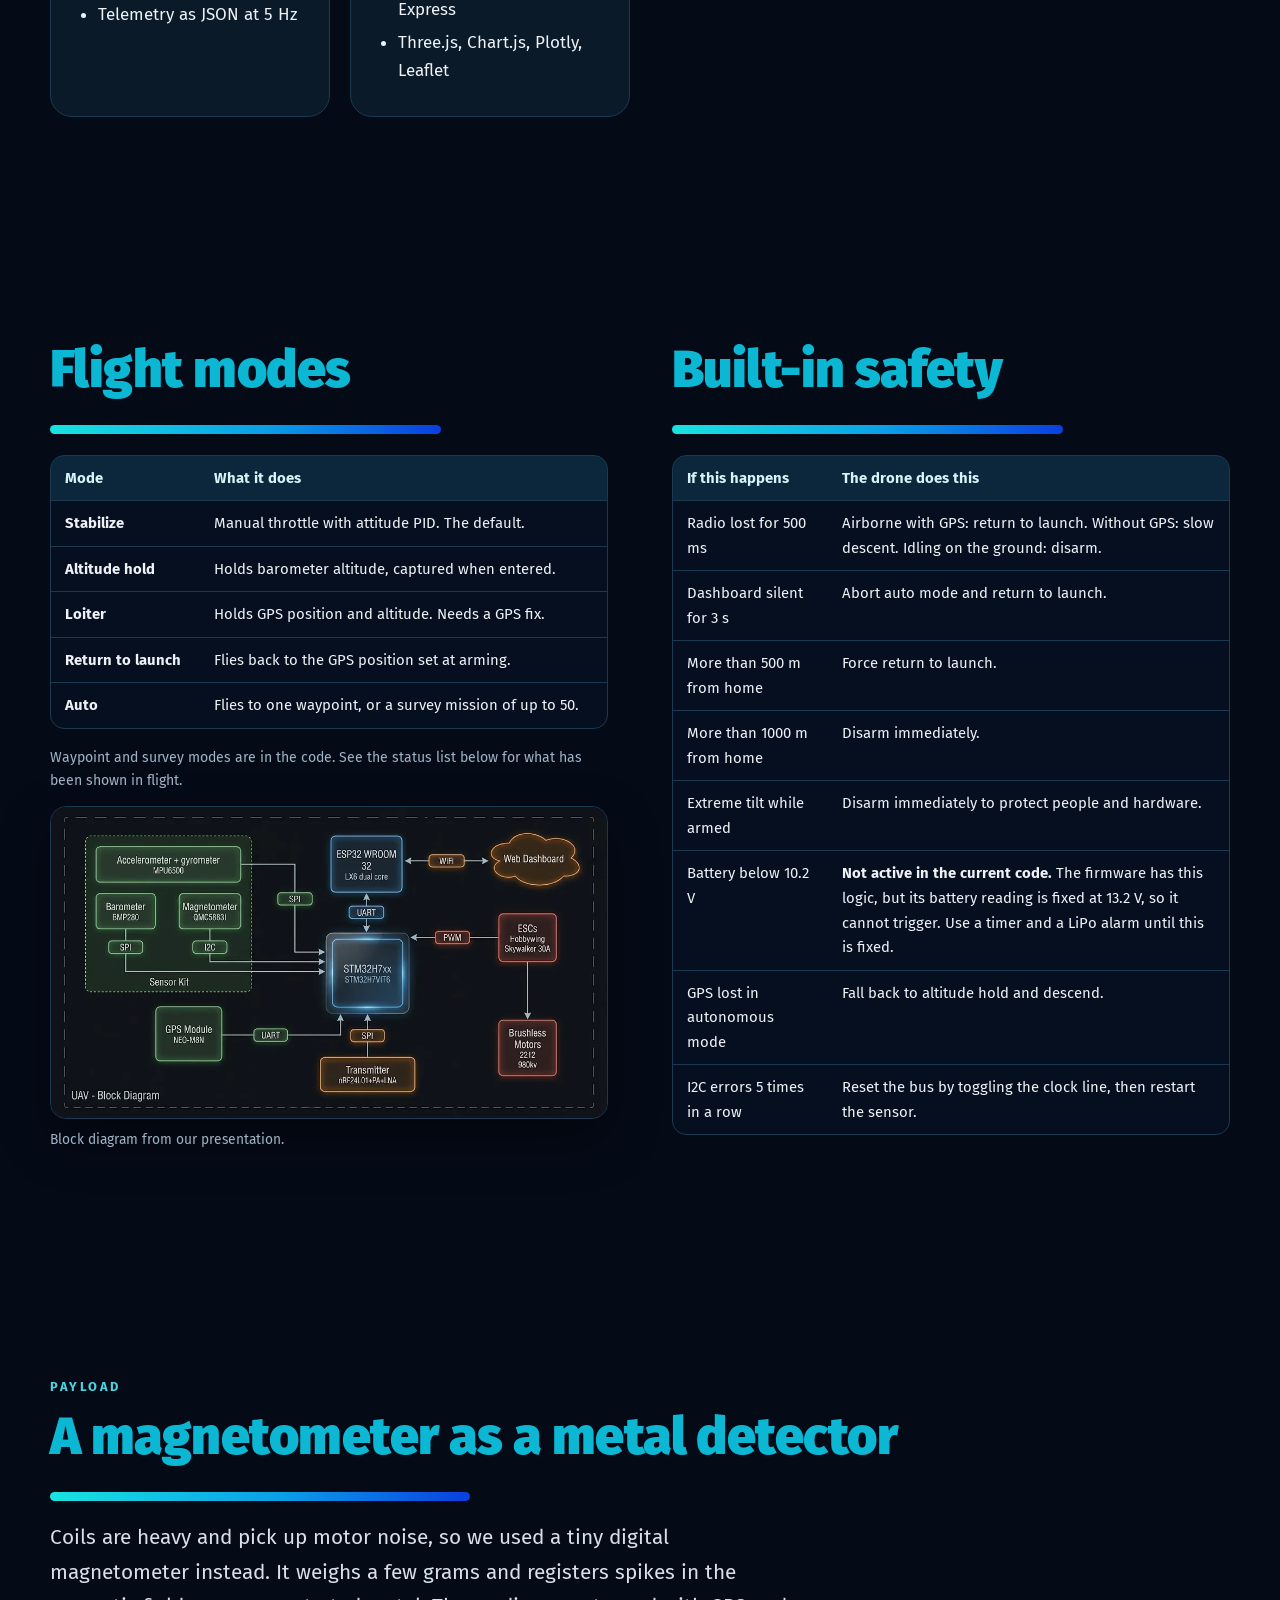
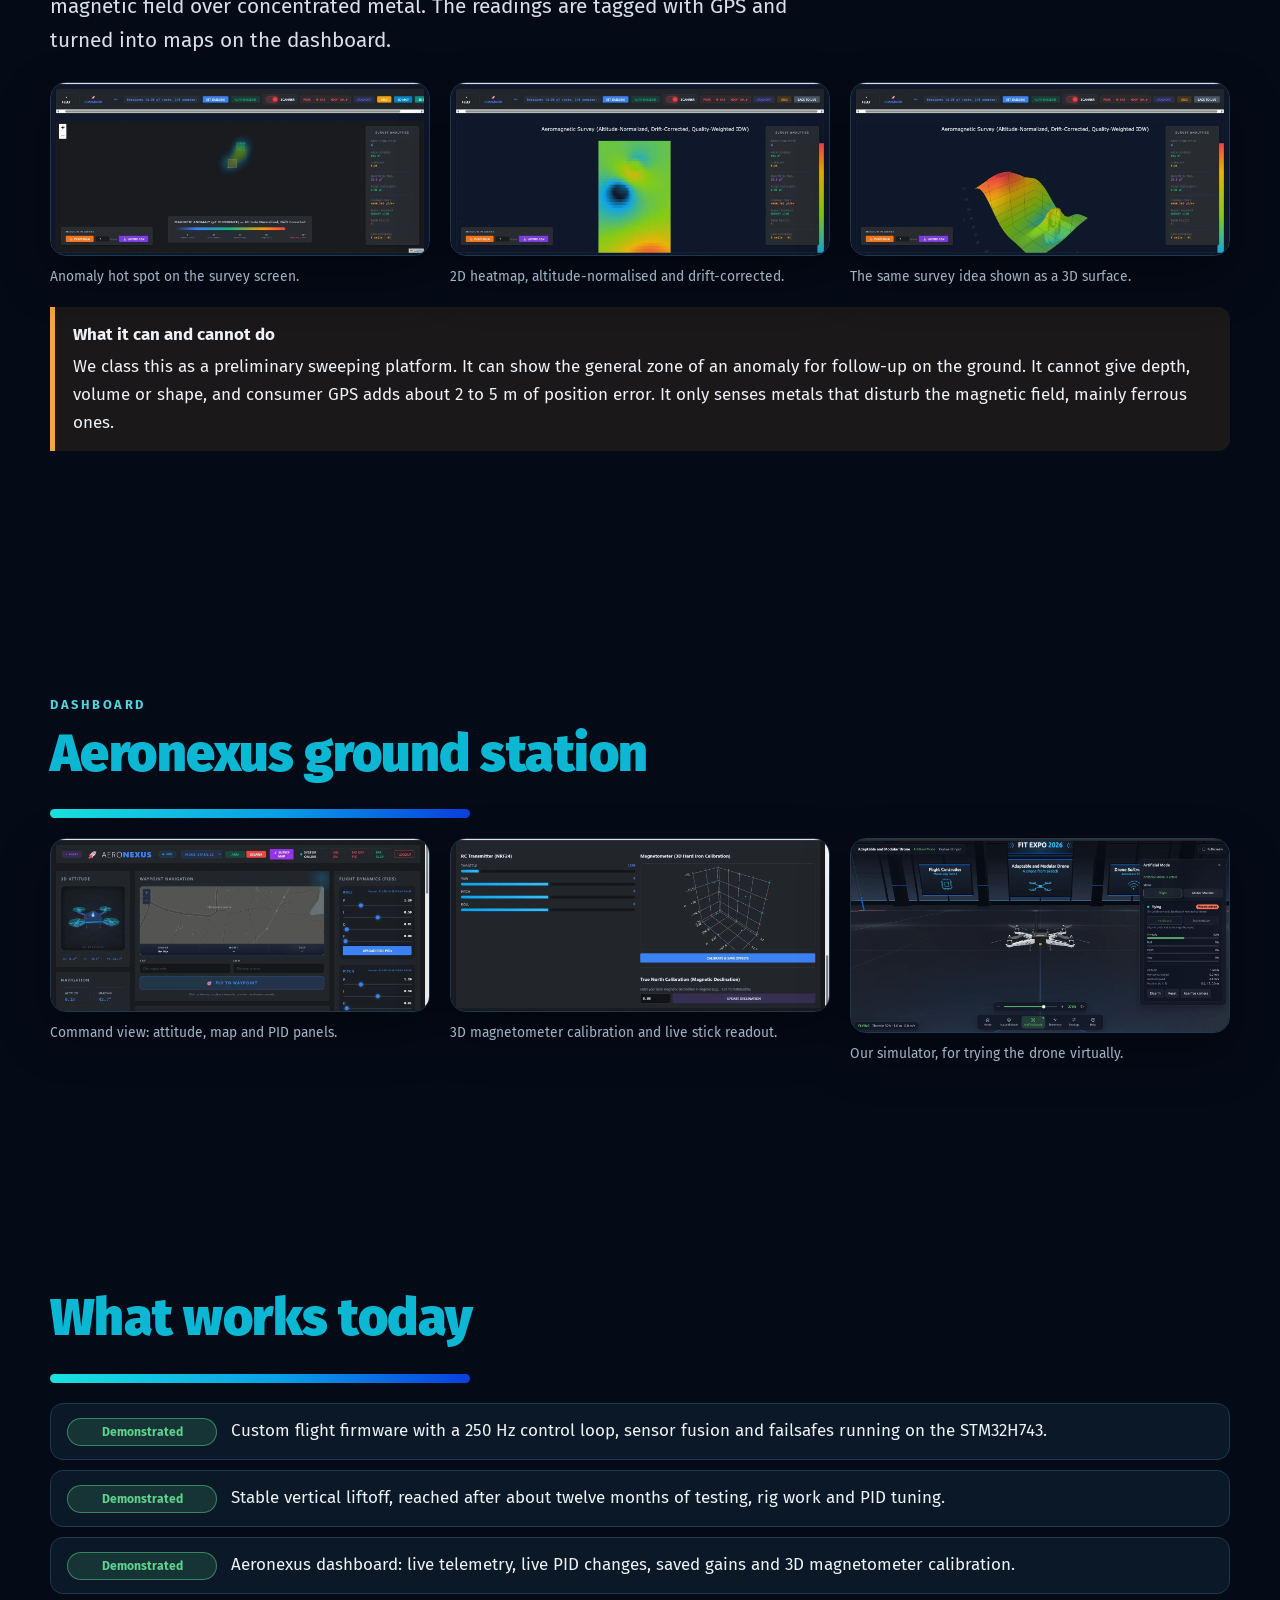
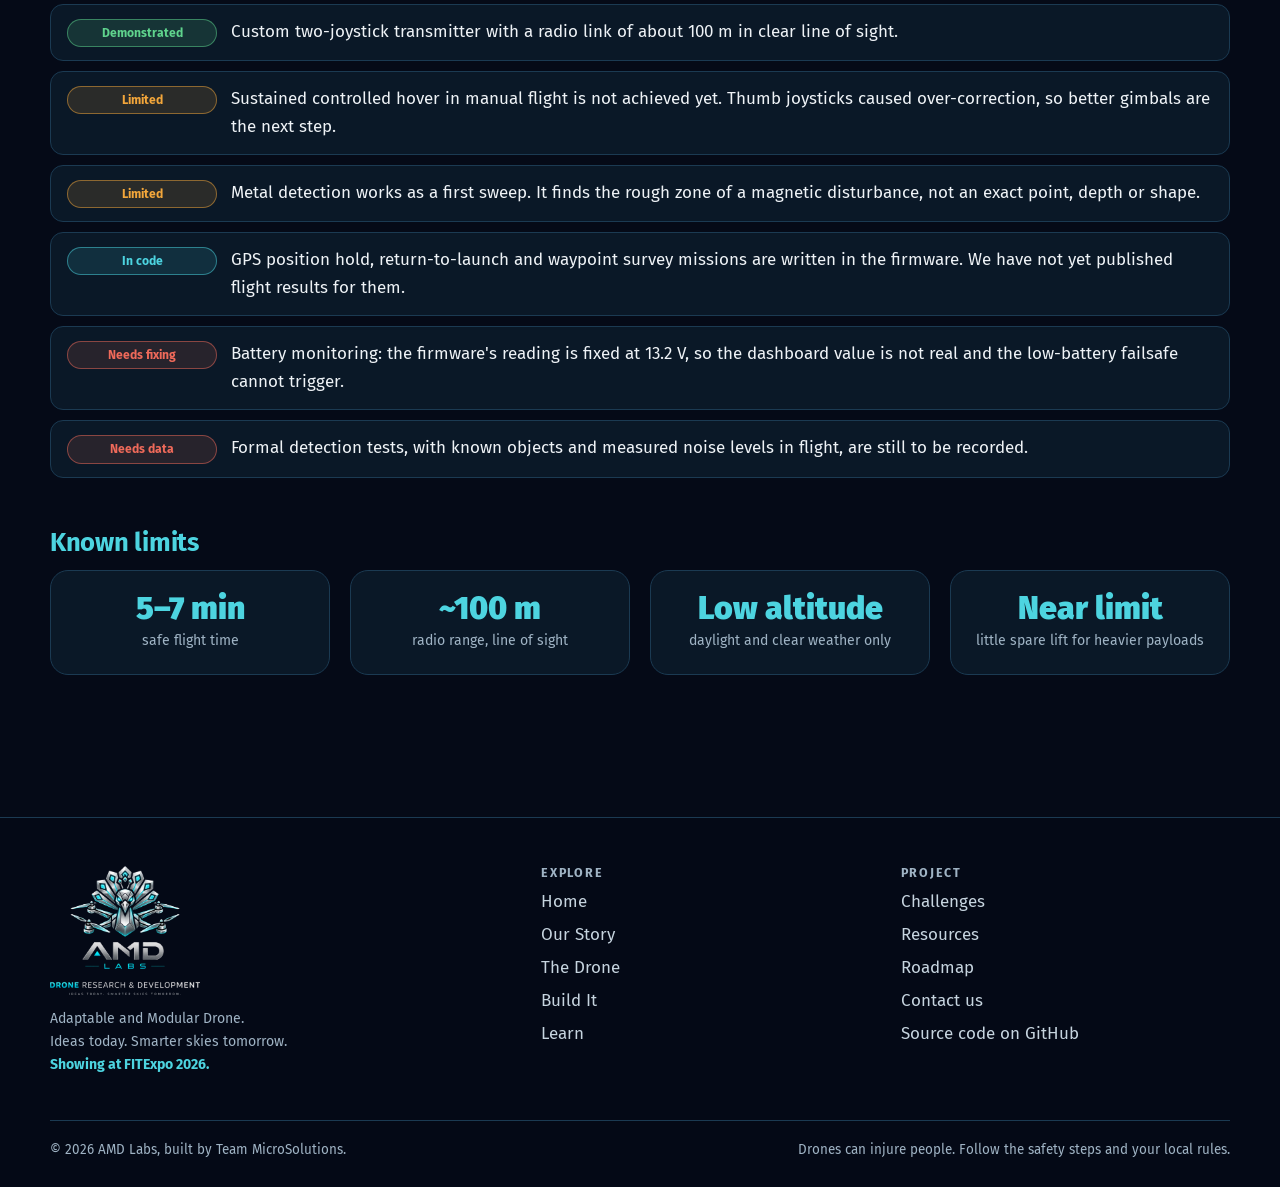
<file: drone.html>
<!doctype html>
<html lang="en">
<head>
<meta charset="utf-8">
<meta name="viewport" content="width=device-width,initial-scale=1">
<title>The Drone | AMD Labs</title>
<meta name="description" content="How MoonLady Beta 1 works: interactive system diagram, 3D model, motor mixing, flight modes, safety systems and payload.">
<meta name="theme-color" content="#050a17">
<meta property="og:title" content="The Drone | AMD Labs">
<meta property="og:description" content="How MoonLady Beta 1 works: interactive system diagram, 3D model, motor mixing, flight modes, safety systems and payload.">
<meta property="og:type" content="website">
<meta property="og:image" content="assets/img/og-image.png">
<link rel="icon" type="image/png" href="assets/img/favicon.png">
<link rel="apple-touch-icon" href="assets/img/apple-touch-icon.png">
<link rel="stylesheet" href="assets/css/style.css">
<script src="assets/js/drone3d.bundle.js" defer></script>
<script src="assets/js/search-index.js" defer></script>
<script src="assets/js/main.js" defer></script>
<script>window.NODE_INFO={"stm32": {"tag": "Flight controller", "t": "STM32H743VIT6", "b": "The brain of the drone. A 250 Hz timer drives sensor reading, sensor fusion, PID and motor mixing. It runs firmware our team wrote in C. The chip is rated up to 480 MHz, and the current firmware runs it at 80 MHz."}, "imu": {"tag": "Sensor", "t": "MPU6500 IMU", "b": "Gyroscope and accelerometer on the fast SPI bus. It passes through a hardware filter of about 41 Hz, then software filters, then Mahony sensor fusion to give roll, pitch and yaw."}, "baro": {"tag": "Sensor", "t": "BMP280 barometer", "b": "Measures air pressure to estimate altitude for altitude hold. Oversampling, a built-in filter and a 5% software average calm the noise from propeller wash, and a foam cover shields it physically."}, "mag": {"tag": "Sensor and payload", "t": "QMC5883L magnetometer", "b": "Does two jobs: gives the drone its compass heading and detects magnetic anomalies. It sits on a 3D-printed mast, away from motor and power noise. The firmware also auto-detects HMC5883L and QMC5883P clones."}, "gps": {"tag": "Sensor", "t": "u-blox NEO-M8N GPS", "b": "Gives position over UART for geofencing, return-to-launch and tagging magnetic readings on a map. Accuracy is a few metres, which limits how precisely an anomaly can be located."}, "esp": {"tag": "Coprocessor", "t": "ESP32 telemetry bridge", "b": "Takes all Wi-Fi work off the flight controller. It passes JSON telemetry and commands between UART and a TCP connection to the dashboard server, and reconnects without blocking."}, "dash": {"tag": "Ground station", "t": "Aeronexus dashboard", "b": "A Node.js server and browser app with live attitude, a waypoint map, PID sliders, 3D magnetometer calibration, survey heatmaps and multi-drone fleet tools."}, "esc": {"tag": "Actuation", "t": "Hobbywing Skywalker 30A ESCs", "b": "Turn the flight controller's PWM pulses into three-phase power for each motor. At 30 A they have about twice the current the motors draw at peak, and sitting on the arms keeps them cool in the propeller airflow."}, "motor": {"tag": "Actuation", "t": "EMAX XA2212 980 KV motors", "b": "Paired with 1045 propellers and a 3S battery for efficient lifting rather than speed. We moved to these branded motors after cheap ones produced uneven thrust."}, "nrf": {"tag": "Radio", "t": "nRF24L01+PA+LNA receiver", "b": "Receives an 8-byte stick packet on 2.4 GHz at 250 kbps, chosen for range rather than speed. The firmware polls it once per loop, so it never interrupts the PID timing."}, "tx": {"tag": "Pilot control", "t": "Custom transmitter", "b": "An ESP32 reads two joysticks through an ADS1115 converter, sends packets at 50 Hz and refreshes its OLED at 4 Hz, so the display never delays the controls."}};</script>
</head>
<body data-page="drone">
<a class="skip" href="#main">Skip to content</a>
<canvas id="circuit" aria-hidden="true"></canvas>
<div class="scrollbar" aria-hidden="true"></div>
<header class="site-head">
  <div class="wrap head-in">
    <a class="brand" href="index.html"><img src="assets/img/logo-mark.webp" width="420" height="256" alt=""><span>AMD <span>Labs</span></span></a>
    <button class="icon-btn menu-btn" aria-label="Open menu" aria-expanded="false"><svg width="20" height="20" viewBox="0 0 20 20" fill="none" stroke="currentColor" stroke-width="2"><path d="M2 5h16M2 10h16M2 15h16"/></svg></button>
    <nav class="nav" aria-label="Main"><a href="index.html">Home</a><a href="story.html">Our Story</a><a href="drone.html" aria-current=page>The Drone</a><a href="build.html">Build It</a><a href="learn.html">Learn</a><a href="challenges.html">Challenges</a><a href="resources.html">Resources</a><a href="roadmap.html">Roadmap</a><a href="contact.html">Contact</a></nav>
    <button class="icon-btn search-btn" aria-label="Search this site"><svg width="18" height="18" viewBox="0 0 20 20" fill="none" stroke="currentColor" stroke-width="2"><circle cx="8.5" cy="8.5" r="6"/><path d="M13 13l5 5"/></svg></button>
  </div>
</header>
<main id="main">
<section class="page-hero"><div class="wrap"><p class="eyebrow rv">How it works</p><h1 class="rv">The Blueprint of<em> Our Drone</em></h1><div class="bar rv"></div><p class="lead rv">MoonLady Beta 1 is a 450 mm quadcopter with a custom flight controller, its own transmitter and a web ground station.</p></div></section>
<section style="padding-top:10px" id="system"><div class="wrap">
  <h2 class="rv" style="font-size:clamp(1.6rem,3vw,2rem)">Select a block to explore</h2>
  <div class="diagram-wrap rv">
    <div class="diagram"><svg viewBox="0 0 860 560" role="group" aria-label="System block diagram">
<rect x="20" y="30" width="330" height="205" rx="12" fill="#5fd38d0d" stroke="#5fd38d" stroke-dasharray="5 5"/><text x="185" y="225" text-anchor="middle" fill="#9fd9b6" font-size="12">Sensor kit</text>
<g stroke-linejoin="round">
<path class="flow" stroke="#5fd38d" d="M260 85H372V265H400"/>
<path class="flow" stroke="#5fd38d" d="M100 175V285H400"/>
<path class="flow" stroke="#5fd38d" d="M265 175V250Q265 300 300 300H400"/>
<path class="flow" stroke="#5fd38d" d="M210 370H330V325H400"/>
<path class="flow" stroke="#58a6ff" d="M470 150V235"/>
<path class="flow rev" stroke="#4dd4e0" d="M545 90H640"/>
<path class="flow" stroke="#ef6a5a" d="M540 285H660"/>
<path class="flow" stroke="#ef6a5a" d="M725 325V400"/>
<path class="flow rev" stroke="#f2a63b" d="M470 450V345"/>
<path class="flow rev" stroke="#f2a63b" d="M385 482H270"/>
</g>
<g><rect x="353.0" y="165" width="38" height="20" rx="5" fill="#071224" stroke="#5fd38d"/><text class="bus" x="372" y="179" text-anchor="middle" fill="#5fd38d">SPI</text></g><g><rect x="151.0" y="275" width="38" height="20" rx="5" fill="#071224" stroke="#5fd38d"/><text class="bus" x="170" y="289" text-anchor="middle" fill="#5fd38d">SPI</text></g><g><rect x="246.0" y="230" width="38" height="20" rx="5" fill="#071224" stroke="#5fd38d"/><text class="bus" x="265" y="244" text-anchor="middle" fill="#5fd38d">I2C</text></g><g><rect x="277.0" y="360" width="46" height="20" rx="5" fill="#071224" stroke="#5fd38d"/><text class="bus" x="300" y="374" text-anchor="middle" fill="#5fd38d">UART</text></g><g><rect x="447.0" y="180" width="46" height="20" rx="5" fill="#071224" stroke="#58a6ff"/><text class="bus" x="470" y="194" text-anchor="middle" fill="#58a6ff">UART</text></g><g><rect x="565.0" y="80" width="54" height="20" rx="5" fill="#071224" stroke="#4dd4e0"/><text class="bus" x="592" y="94" text-anchor="middle" fill="#4dd4e0">Wi-Fi</text></g><g><rect x="581.0" y="275" width="38" height="20" rx="5" fill="#071224" stroke="#ef6a5a"/><text class="bus" x="600" y="289" text-anchor="middle" fill="#ef6a5a">PWM</text></g><g><rect x="690.0" y="352" width="70" height="20" rx="5" fill="#071224" stroke="#ef6a5a"/><text class="bus" x="725" y="366" text-anchor="middle" fill="#ef6a5a">3-phase</text></g><g><rect x="451.0" y="385" width="38" height="20" rx="5" fill="#071224" stroke="#f2a63b"/><text class="bus" x="470" y="399" text-anchor="middle" fill="#f2a63b">SPI</text></g><g><rect x="292.0" y="472" width="70" height="20" rx="5" fill="#071224" stroke="#f2a63b"/><text class="bus" x="327" y="486" text-anchor="middle" fill="#f2a63b">2.4 GHz</text></g>
<g class="node" data-node="imu" tabindex="0" role="button" aria-label="Accelerometer + gyroscope" style="color:#5fd38d"><rect x="40" y="50" width="220" height="70" rx="9" fill="#5fd38d1c" stroke="#5fd38d" stroke-width="1.6"/><text x="150.0" y="82.0" text-anchor="middle" fill="#eef2f6" font-size="14" font-weight="700">Accelerometer + gyroscope</text><text x="150.0" y="99.0" text-anchor="middle" fill="#a9bccb" font-size="11">MPU6500</text></g>
<g class="node" data-node="baro" tabindex="0" role="button" aria-label="Barometer" style="color:#5fd38d"><rect x="40" y="130" width="120" height="60" rx="9" fill="#5fd38d1c" stroke="#5fd38d" stroke-width="1.6"/><text x="100.0" y="157.0" text-anchor="middle" fill="#eef2f6" font-size="14" font-weight="700">Barometer</text><text x="100.0" y="174.0" text-anchor="middle" fill="#a9bccb" font-size="11">BMP280</text></g>
<g class="node" data-node="mag" tabindex="0" role="button" aria-label="Magnetometer" style="color:#5fd38d"><rect x="190" y="130" width="150" height="60" rx="9" fill="#5fd38d1c" stroke="#5fd38d" stroke-width="1.6"/><text x="265.0" y="157.0" text-anchor="middle" fill="#eef2f6" font-size="14" font-weight="700">Magnetometer</text><text x="265.0" y="174.0" text-anchor="middle" fill="#a9bccb" font-size="11">QMC5883L</text></g>
<g class="node" data-node="gps" tabindex="0" role="button" aria-label="GPS module" style="color:#5fd38d"><rect x="50" y="335" width="160" height="70" rx="9" fill="#5fd38d1c" stroke="#5fd38d" stroke-width="1.6"/><text x="130.0" y="367.0" text-anchor="middle" fill="#eef2f6" font-size="14" font-weight="700">GPS module</text><text x="130.0" y="384.0" text-anchor="middle" fill="#a9bccb" font-size="11">NEO-M8N</text></g>
<g class="node" data-node="esp" tabindex="0" role="button" aria-label="ESP32-WROOM-32" style="color:#58a6ff"><rect x="395" y="50" width="150" height="100" rx="9" fill="#58a6ff1c" stroke="#58a6ff" stroke-width="1.6"/><text x="470.0" y="97.0" text-anchor="middle" fill="#eef2f6" font-size="14" font-weight="700">ESP32-WROOM-32</text><text x="470.0" y="114.0" text-anchor="middle" fill="#a9bccb" font-size="11">Telemetry bridge</text></g>
<g class="node" data-node="dash" tabindex="0" role="button" aria-label="Web dashboard" style="color:#4dd4e0"><rect x="640" y="55" width="190" height="70" rx="9" fill="#4dd4e01c" stroke="#4dd4e0" stroke-width="1.6"/><text x="735.0" y="87.0" text-anchor="middle" fill="#eef2f6" font-size="14" font-weight="700">Web dashboard</text><text x="735.0" y="104.0" text-anchor="middle" fill="#a9bccb" font-size="11">Aeronexus</text></g>
<g class="node" data-node="stm32" tabindex="0" role="button" aria-label="STM32H743" style="color:#58a6ff"><rect x="400" y="235" width="140" height="110" rx="9" fill="#58a6ff1c" stroke="#58a6ff" stroke-width="1.6"/><text x="470.0" y="287.0" text-anchor="middle" fill="#eef2f6" font-size="14" font-weight="700">STM32H743</text><text x="470.0" y="304.0" text-anchor="middle" fill="#a9bccb" font-size="11">Flight controller</text></g>
<g class="node" data-node="esc" tabindex="0" role="button" aria-label="ESCs ×4" style="color:#ef6a5a"><rect x="660" y="245" width="130" height="80" rx="9" fill="#ef6a5a1c" stroke="#ef6a5a" stroke-width="1.6"/><text x="725.0" y="282.0" text-anchor="middle" fill="#eef2f6" font-size="14" font-weight="700">ESCs ×4</text><text x="725.0" y="299.0" text-anchor="middle" fill="#a9bccb" font-size="11">Skywalker 30A</text></g>
<g class="node" data-node="motor" tabindex="0" role="button" aria-label="Motors ×4" style="color:#ef6a5a"><rect x="660" y="400" width="130" height="80" rx="9" fill="#ef6a5a1c" stroke="#ef6a5a" stroke-width="1.6"/><text x="725.0" y="437.0" text-anchor="middle" fill="#eef2f6" font-size="14" font-weight="700">Motors ×4</text><text x="725.0" y="454.0" text-anchor="middle" fill="#a9bccb" font-size="11">EMAX XA2212 980 KV</text></g>
<g class="node" data-node="nrf" tabindex="0" role="button" aria-label="Radio receiver" style="color:#f2a63b"><rect x="385" y="450" width="170" height="65" rx="9" fill="#f2a63b1c" stroke="#f2a63b" stroke-width="1.6"/><text x="470.0" y="479.5" text-anchor="middle" fill="#eef2f6" font-size="14" font-weight="700">Radio receiver</text><text x="470.0" y="496.5" text-anchor="middle" fill="#a9bccb" font-size="11">nRF24L01+PA+LNA</text></g>
<g class="node" data-node="tx" tabindex="0" role="button" aria-label="Our transmitter" style="color:#f2a63b"><rect x="50" y="450" width="220" height="65" rx="9" fill="#f2a63b1c" stroke="#f2a63b" stroke-width="1.6"/><text x="160.0" y="479.5" text-anchor="middle" fill="#eef2f6" font-size="14" font-weight="700">Our transmitter</text><text x="160.0" y="496.5" text-anchor="middle" fill="#a9bccb" font-size="11">ESP32, 2 joysticks, OLED</text></g>
</svg></div><div class="node-list"><section style="padding:0"><h4>Flight controller</h4><div style="--c:#58a6ff"><button class="node" data-node="stm32" style="--c:#58a6ff">STM32H743VIT6</button></div></section><section style="padding:0"><h4>Sensors</h4><div style="--c:#5fd38d"><button class="node" data-node="imu" style="--c:#5fd38d">MPU6500 IMU</button><button class="node" data-node="baro" style="--c:#5fd38d">BMP280 barometer</button><button class="node" data-node="mag" style="--c:#5fd38d">QMC5883L magnetometer</button><button class="node" data-node="gps" style="--c:#5fd38d">u-blox NEO-M8N GPS</button></div></section><section style="padding:0"><h4>Pilot control</h4><div style="--c:#f2a63b"><button class="node" data-node="tx" style="--c:#f2a63b">Custom transmitter</button><button class="node" data-node="nrf" style="--c:#f2a63b">nRF24L01+PA+LNA receiver</button></div></section><section style="padding:0"><h4>Motors</h4><div style="--c:#ef6a5a"><button class="node" data-node="esc" style="--c:#ef6a5a">Hobbywing Skywalker 30A ESCs</button><button class="node" data-node="motor" style="--c:#ef6a5a">EMAX XA2212 980 KV motors</button></div></section><section style="padding:0"><h4>Telemetry</h4><div style="--c:#4dd4e0"><button class="node" data-node="esp" style="--c:#4dd4e0">ESP32 telemetry bridge</button><button class="node" data-node="dash" style="--c:#4dd4e0">Aeronexus dashboard</button></div></section></div>
    <aside class="card node-info" id="node-info" aria-live="polite"></aside>
  </div>
</div></section>

<section id="mixer-section"><div class="wrap">
  <p class="eyebrow rv">Try it</p><h2 class="rv">Move the sticks, see the motors</h2><div class="bar rv"></div>
  <p class="lead rv">These bars use the same motor mixing formula as the firmware. Tilting the model is only an illustration, not a flight simulation.</p>
  <div class="split r-big" id="mixer" style="align-items:stretch">
    <div class="card mixer rv">
      <div class="slider"><label for="m-th">Throttle (µs)<output id="o-th">1450</output></label><input id="m-th" type="range" min="1150" max="1800" value="1450" step="10"></div><div class="slider"><label for="m-ro">Roll<output id="o-ro">0</output></label><input id="m-ro" type="range" min="-200" max="200" value="0" step="5"></div><div class="slider"><label for="m-pi">Pitch<output id="o-pi">0</output></label><input id="m-pi" type="range" min="-200" max="200" value="0" step="5"></div><div class="slider"><label for="m-ya">Yaw<output id="o-ya">0</output></label><input id="m-ya" type="range" min="-200" max="200" value="0" step="5"></div>
      <button class="btn btn-g" data-mix-center style="justify-content:center">Centre the sticks</button>
      <div class="motors">
        <div class="motor"><b>M3 front left, CW<span id="mv3"></span></b><i><u id="mb3"></u></i></div>
        <div class="motor"><b>M4 front right, CCW<span id="mv4"></span></b><i><u id="mb4"></u></i></div>
        <div class="motor"><b>M1 rear left, CCW<span id="mv1"></span></b><i><u id="mb1"></u></i></div>
        <div class="motor"><b>M2 rear right, CW<span id="mv2"></span></b><i><u id="mb2"></u></i></div>
      </div>
    </div>
    <div class="stage rv" data-model role="img" aria-label="Interactive 3D model of the drone that responds to the sliders">
      <img class="poster" src="assets/img/model-preview.webp" alt="" width="1000" height="625" loading="lazy">
      <span class="stage-hint">Drag to rotate. 3D model for illustration.</span>
    </div>
  </div>
<pre class="rv" style="margin-top:20px"><code>M1 rear left   (CCW) = throttle + roll - pitch + yaw
M2 rear right  (CW)  = throttle - roll - pitch - yaw
M3 front left  (CW)  = throttle + roll + pitch - yaw
M4 front right (CCW) = throttle - roll + pitch + yaw</code></pre>
</div></section>

<section><div class="wrap">
  <h2 class="rv">What is inside</h2><div class="bar rv"></div>
  <div class="grid g3">
   <div class="card rv"><h3>Airframe and propulsion</h3><ul><li>F450 frame, 450 mm wheelbase</li><li>EMAX XA2212 980 KV motors</li><li>Hobbywing Skywalker 30A ESCs</li><li>1045 propellers, 2 CW and 2 CCW</li></ul></div>
   <div class="card rv" style="--d:.06s"><h3>Power</h3><ul><li>3S 5200 mAh 60C LiPo</li><li>MP1584 buck converter to 5 V</li><li>3.3 V from onboard regulators</li><li>Ceramic and electrolytic decoupling</li></ul></div>
   <div class="card rv" style="--d:.12s"><h3>Flight controller</h3><ul><li>STM32H743VIT6</li><li>MPU6500 and BMP280 on SPI2</li><li>Magnetometer on I2C1</li><li>Gains stored in internal flash</li></ul></div>
   <div class="card rv"><h3>Transmitter</h3><ul><li>ESP32 Devkit V1</li><li>Two analog joysticks</li><li>ADS1115 converter at 860 samples/s</li><li>0.96" OLED and an 18650 cell</li></ul></div>
   <div class="card rv" style="--d:.06s"><h3>Links</h3><ul><li>nRF24L01+PA+LNA, 2.4 GHz, 250 kbps</li><li>Wi-Fi via onboard ESP32</li><li>STM32 to ESP32 at 115200 baud</li><li>Telemetry as JSON at 5 Hz</li></ul></div>
   <div class="card rv" style="--d:.12s"><h3>Software</h3><ul><li>STM32CubeIDE with C firmware</li><li>Arduino sketches on the ESP32s</li><li>Node.js, Socket.IO and Express</li><li>Three.js, Chart.js, Plotly, Leaflet</li></ul></div>
  </div>
</div></section>

<section><div class="wrap split top">
  <div><h2 class="rv">Flight modes</h2><div class="bar rv"></div>
  <div class="table-wrap"><table><thead><tr><th>Mode</th><th>What it does</th></tr></thead><tbody><tr><td><b>Stabilize</b></td><td>Manual throttle with attitude PID. The default.</td></tr><tr><td><b>Altitude hold</b></td><td>Holds barometer altitude, captured when entered.</td></tr><tr><td><b>Loiter</b></td><td>Holds GPS position and altitude. Needs a GPS fix.</td></tr><tr><td><b>Return to launch</b></td><td>Flies back to the GPS position set at arming.</td></tr><tr><td><b>Auto</b></td><td>Flies to one waypoint, or a survey mission of up to 50.</td></tr></tbody></table></div>
  <p class="muted small rv">Waypoint and survey modes are in the code. See the status list below for what has been shown in flight.</p>
  <figure class="rv"><button class="zoom" aria-label="Enlarge: UAV block diagram from the AMD24 presentation"><span class="shot" style="display:block"><img src="assets/img/block-diagram.webp" alt="UAV block diagram from the AMD24 presentation" loading="lazy" width="1024" height="572"></span></button><figcaption>Block diagram from our presentation.</figcaption></figure></div>
  <div><h2 class="rv">Built-in safety</h2><div class="bar rv"></div>
  <div class="table-wrap"><table><thead><tr><th>If this happens</th><th>The drone does this</th></tr></thead><tbody><tr><td>Radio lost for 500 ms</td><td>Airborne with GPS: return to launch. Without GPS: slow descent. Idling on the ground: disarm.</td></tr><tr><td>Dashboard silent for 3 s</td><td>Abort auto mode and return to launch.</td></tr><tr><td>More than 500 m from home</td><td>Force return to launch.</td></tr><tr><td>More than 1000 m from home</td><td>Disarm immediately.</td></tr><tr><td>Extreme tilt while armed</td><td>Disarm immediately to protect people and hardware.</td></tr><tr><td>Battery below 10.2 V</td><td><b>Not active in the current code.</b> The firmware has this logic, but its battery reading is fixed at 13.2 V, so it cannot trigger. Use a timer and a LiPo alarm until this is fixed.</td></tr><tr><td>GPS lost in autonomous mode</td><td>Fall back to altitude hold and descend.</td></tr><tr><td>I2C errors 5 times in a row</td><td>Reset the bus by toggling the clock line, then restart the sensor.</td></tr></tbody></table></div></div>
</div></section>

<section id="payload"><div class="wrap">
  <p class="eyebrow rv">Payload</p><h2 class="rv">A magnetometer as a metal detector</h2><div class="bar rv"></div>
  <p class="lead rv">Coils are heavy and pick up motor noise, so we used a tiny digital magnetometer instead. It weighs a few grams and registers spikes in the magnetic field over concentrated metal. The readings are tagged with GPS and turned into maps on the dashboard.</p>
  <div class="gallery" style="margin-top:1.4em">
    <figure class="rv"><button class="zoom" aria-label="Enlarge: Survey scan showing an anomaly hot spot"><span class="shot" style="display:block"><img src="assets/img/survey-scan.webp" alt="Survey scan showing an anomaly hot spot" loading="lazy" width="1400" height="637"></span></button><figcaption>Anomaly hot spot on the survey screen.</figcaption></figure>
    <figure class="rv"><button class="zoom" aria-label="Enlarge: 2D anomaly heatmap"><span class="shot" style="display:block"><img src="assets/img/survey-heatmap-2d.webp" alt="2D anomaly heatmap" loading="lazy" width="1400" height="637"></span></button><figcaption>2D heatmap, altitude-normalised and drift-corrected.</figcaption></figure>
    <figure class="rv"><button class="zoom" aria-label="Enlarge: 3D anomaly surface"><span class="shot" style="display:block"><img src="assets/img/survey-surface-3d.webp" alt="3D anomaly surface" loading="lazy" width="1400" height="637"></span></button><figcaption>The same survey idea shown as a 3D surface.</figcaption></figure>
  </div>
  <div class="callout warn rv"><b>What it can and cannot do</b><p>We class this as a preliminary sweeping platform. It can show the general zone of an anomaly for follow-up on the ground. It cannot give depth, volume or shape, and consumer GPS adds about 2 to 5 m of position error. It only senses metals that disturb the magnetic field, mainly ferrous ones.</p></div>
</div></section>

<section><div class="wrap">
  <p class="eyebrow rv">Dashboard</p><h2 class="rv">Aeronexus ground station</h2><div class="bar rv"></div>
  <div class="gallery">
    <figure class="rv"><button class="zoom" aria-label="Enlarge: Command dashboard"><span class="shot" style="display:block"><img src="assets/img/dash-command.webp" alt="Command dashboard" loading="lazy" width="1400" height="637"></span></button><figcaption>Command view: attitude, map and PID panels.</figcaption></figure>
    <figure class="rv"><button class="zoom" aria-label="Enlarge: Magnetometer calibration screen"><span class="shot" style="display:block"><img src="assets/img/dash-magcal.webp" alt="Magnetometer calibration screen" loading="lazy" width="1400" height="637"></span></button><figcaption>3D magnetometer calibration and live stick readout.</figcaption></figure>
    <figure class="rv"><button class="zoom" aria-label="Enlarge: Drone simulator"><span class="shot" style="display:block"><img src="assets/img/simulator.webp" alt="Drone simulator" loading="lazy" width="1400" height="713"></span></button><figcaption>Our simulator, for trying the drone virtually.</figcaption></figure>
  </div>
</div></section>

<section id="status"><div class="wrap">
  <h2 class="rv">What works today</h2><div class="bar rv"></div>
  <div class="status"><div class="st rv" style="--d:0.00s"><span class="pill p-ok">Demonstrated</span><span>Custom flight firmware with a 250 Hz control loop, sensor fusion and failsafes running on the STM32H743.</span></div><div class="st rv" style="--d:0.04s"><span class="pill p-ok">Demonstrated</span><span>Stable vertical liftoff, reached after about twelve months of testing, rig work and PID tuning.</span></div><div class="st rv" style="--d:0.08s"><span class="pill p-ok">Demonstrated</span><span>Aeronexus dashboard: live telemetry, live PID changes, saved gains and 3D magnetometer calibration.</span></div><div class="st rv" style="--d:0.12s"><span class="pill p-ok">Demonstrated</span><span>Custom two-joystick transmitter with a radio link of about 100 m in clear line of sight.</span></div><div class="st rv" style="--d:0.16s"><span class="pill p-part">Limited</span><span>Sustained controlled hover in manual flight is not achieved yet. Thumb joysticks caused over-correction, so better gimbals are the next step.</span></div><div class="st rv" style="--d:0.20s"><span class="pill p-part">Limited</span><span>Metal detection works as a first sweep. It finds the rough zone of a magnetic disturbance, not an exact point, depth or shape.</span></div><div class="st rv" style="--d:0.24s"><span class="pill p-code">In code</span><span>GPS position hold, return-to-launch and waypoint survey missions are written in the firmware. We have not yet published flight results for them.</span></div><div class="st rv" style="--d:0.28s"><span class="pill p-no">Needs fixing</span><span>Battery monitoring: the firmware's reading is fixed at 13.2 V, so the dashboard value is not real and the low-battery failsafe cannot trigger.</span></div><div class="st rv" style="--d:0.32s"><span class="pill p-no">Needs data</span><span>Formal detection tests, with known objects and measured noise levels in flight, are still to be recorded.</span></div></div>
  <h3 class="rv" style="margin-top:2em">Known limits</h3>
  <div class="grid g4" style="margin-top:.6em">
   <div class="stat rv"><b>5–7 min</b><span>safe flight time</span></div>
   <div class="stat rv"><b>~100 m</b><span>radio range, line of sight</span></div>
   <div class="stat rv"><b>Low altitude</b><span>daylight and clear weather only</span></div>
   <div class="stat rv"><b>Near limit</b><span>little spare lift for heavier payloads</span></div>
  </div>
</div></section>

</main>
<footer class="foot">
  <div class="wrap">
    <div class="foot-grid">
      <div><img src="assets/img/logo.webp" width="900" height="769" alt="AMD Labs logo" loading="lazy">
        <p class="muted small">Adaptable and Modular Drone.<br>Ideas today. Smarter skies tomorrow.<br><b class="c">Showing at FITExpo 2026.</b></p></div>
      <div><h4>Explore</h4><ul><li><a href="index.html">Home</a></li><li><a href="story.html">Our Story</a></li><li><a href="drone.html">The Drone</a></li><li><a href="build.html">Build It</a></li><li><a href="learn.html">Learn</a></li></ul></div>
      <div><h4>Project</h4><ul>
        <li><a href="challenges.html">Challenges</a></li><li><a href="resources.html">Resources</a></li><li><a href="roadmap.html">Roadmap</a></li><li><a href="contact.html">Contact us</a></li>
        <li><a href="https://github.com/Kaveesha-04/UAV" rel="noopener">Source code on GitHub</a></li></ul></div>
    </div>
    <div class="foot-b"><span>© 2026 AMD Labs, built by Team MicroSolutions.</span><span>Drones can injure people. Follow the safety steps and your local rules.</span></div>
  </div>
</footer>
<nav class="tabbar" aria-label="Quick links"><a href="index.html"><svg viewBox="0 0 24 24" fill="none" stroke="currentColor" stroke-width="2" stroke-linecap="round" stroke-linejoin="round" aria-hidden="true"><path d="M3 11l9-8 9 8M5 10v10h14V10"/></svg>Home</a><a href="drone.html" aria-current="page"><svg viewBox="0 0 24 24" fill="none" stroke="currentColor" stroke-width="2" stroke-linecap="round" stroke-linejoin="round" aria-hidden="true"><circle cx="6" cy="6" r="3"/><circle cx="18" cy="6" r="3"/><circle cx="6" cy="18" r="3"/><circle cx="18" cy="18" r="3"/><path d="M8 8l8 8M16 8l-8 8"/></svg>Drone</a><a href="build.html"><svg viewBox="0 0 24 24" fill="none" stroke="currentColor" stroke-width="2" stroke-linecap="round" stroke-linejoin="round" aria-hidden="true"><path d="M14 6a4 4 0 0 0 5 5l-8 8a2.5 2.5 0 0 1-4-3l8-8a4 4 0 0 1-1-2z"/></svg>Build</a><a href="learn.html"><svg viewBox="0 0 24 24" fill="none" stroke="currentColor" stroke-width="2" stroke-linecap="round" stroke-linejoin="round" aria-hidden="true"><path d="M2 8l10-5 10 5-10 5zM6 11v6c3 2.500 9 2.500 12 0v-6"/></svg>Learn</a><a href="contact.html"><svg viewBox="0 0 24 24" fill="none" stroke="currentColor" stroke-width="2" stroke-linecap="round" stroke-linejoin="round" aria-hidden="true"><path d="M3 5h18v14H3zM3 6l9 7 9-7"/></svg>Contact</a></nav>
<div id="lightbox" tabindex="-1" role="dialog" aria-label="Enlarged image"><img alt=""></div>
<div id="search" role="dialog" aria-label="Search"><div class="search-box"><input type="search" placeholder="Search the guide..." aria-label="Search the guide"><ul id="results"></ul></div></div>
</body>
</html>
</file>
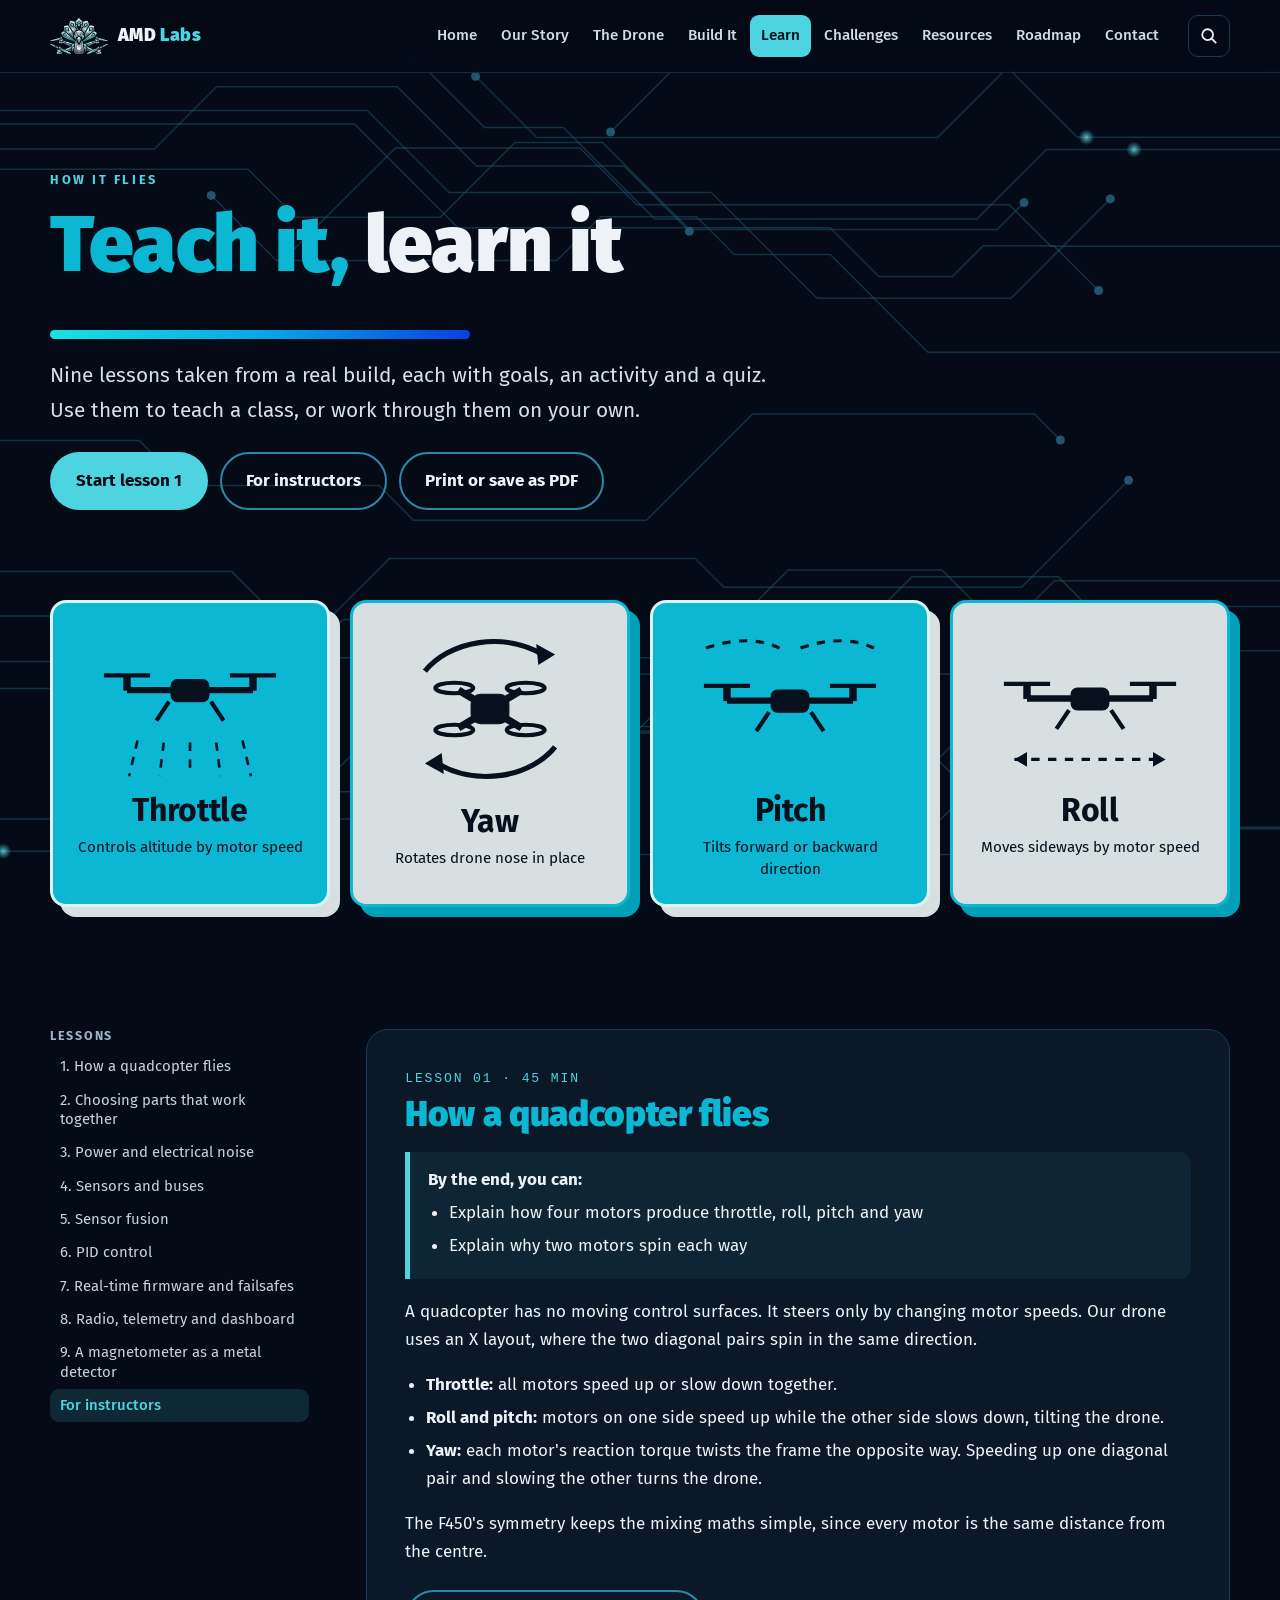
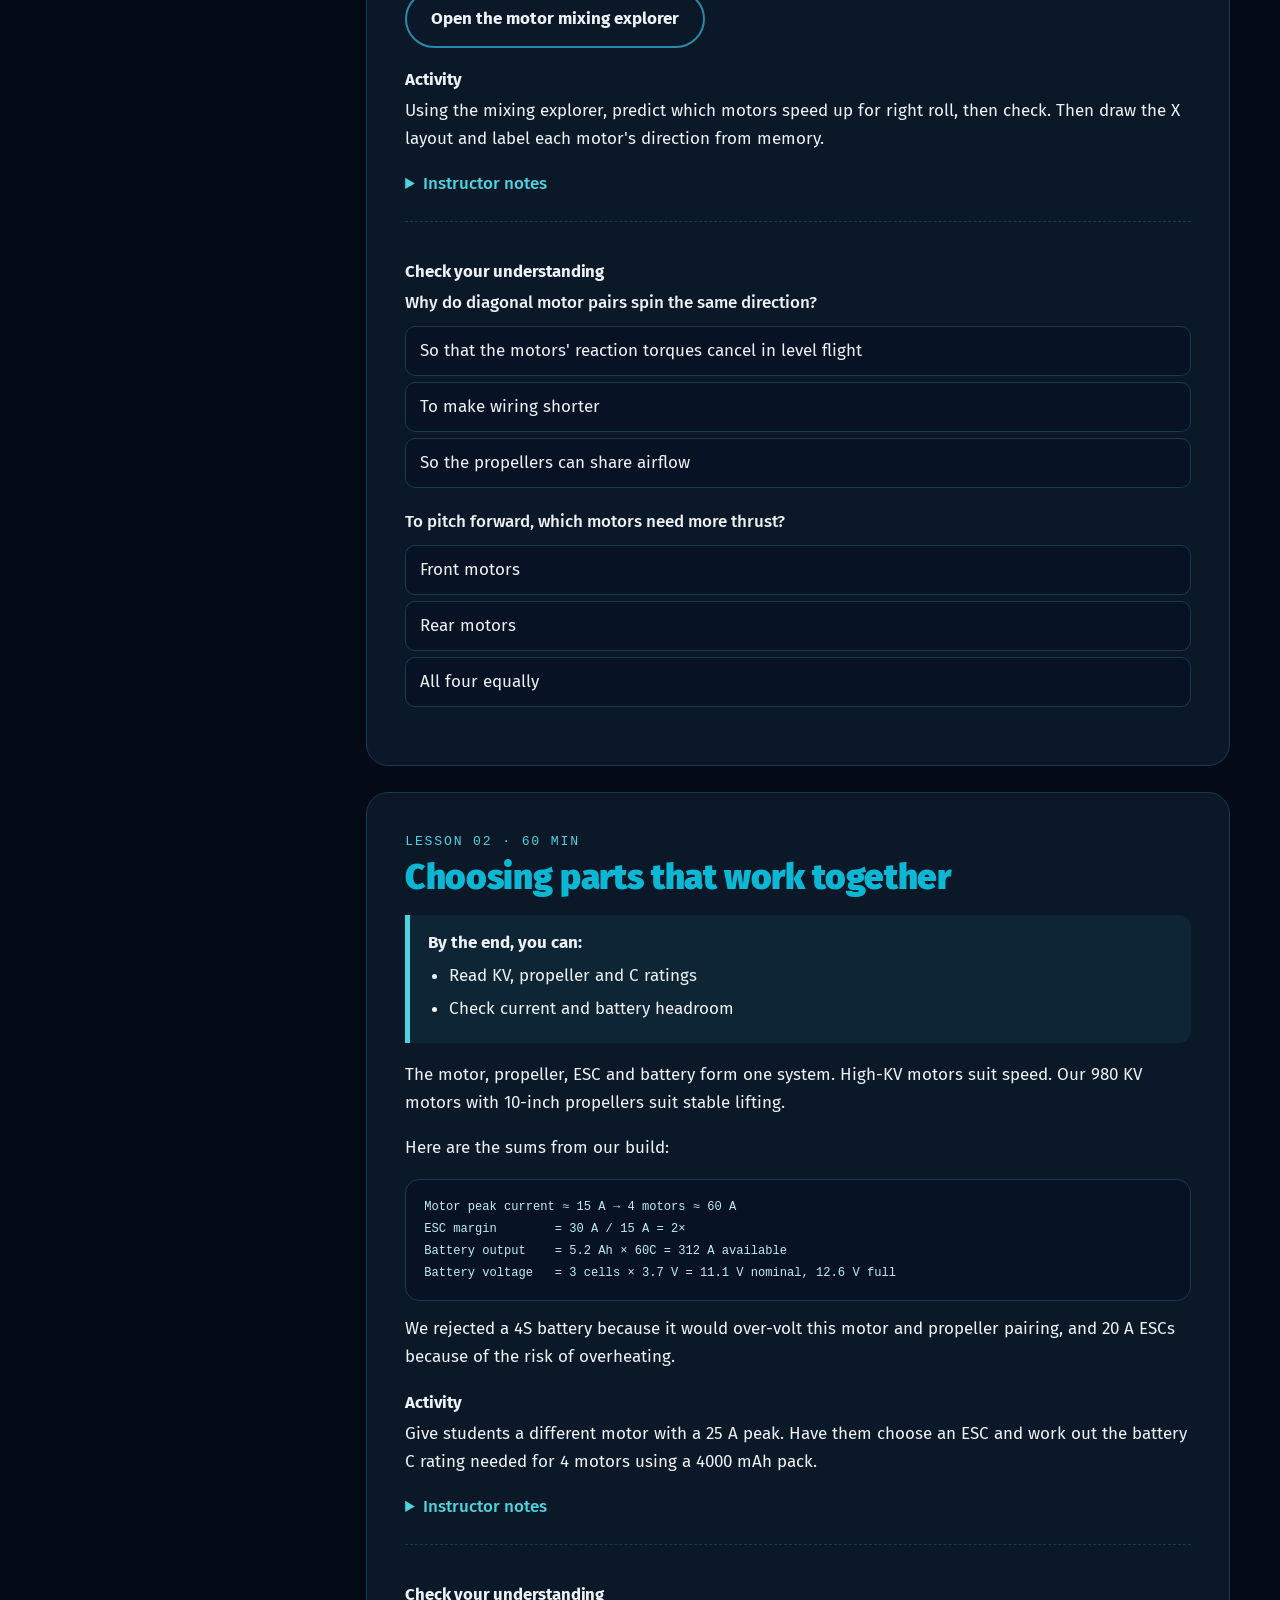
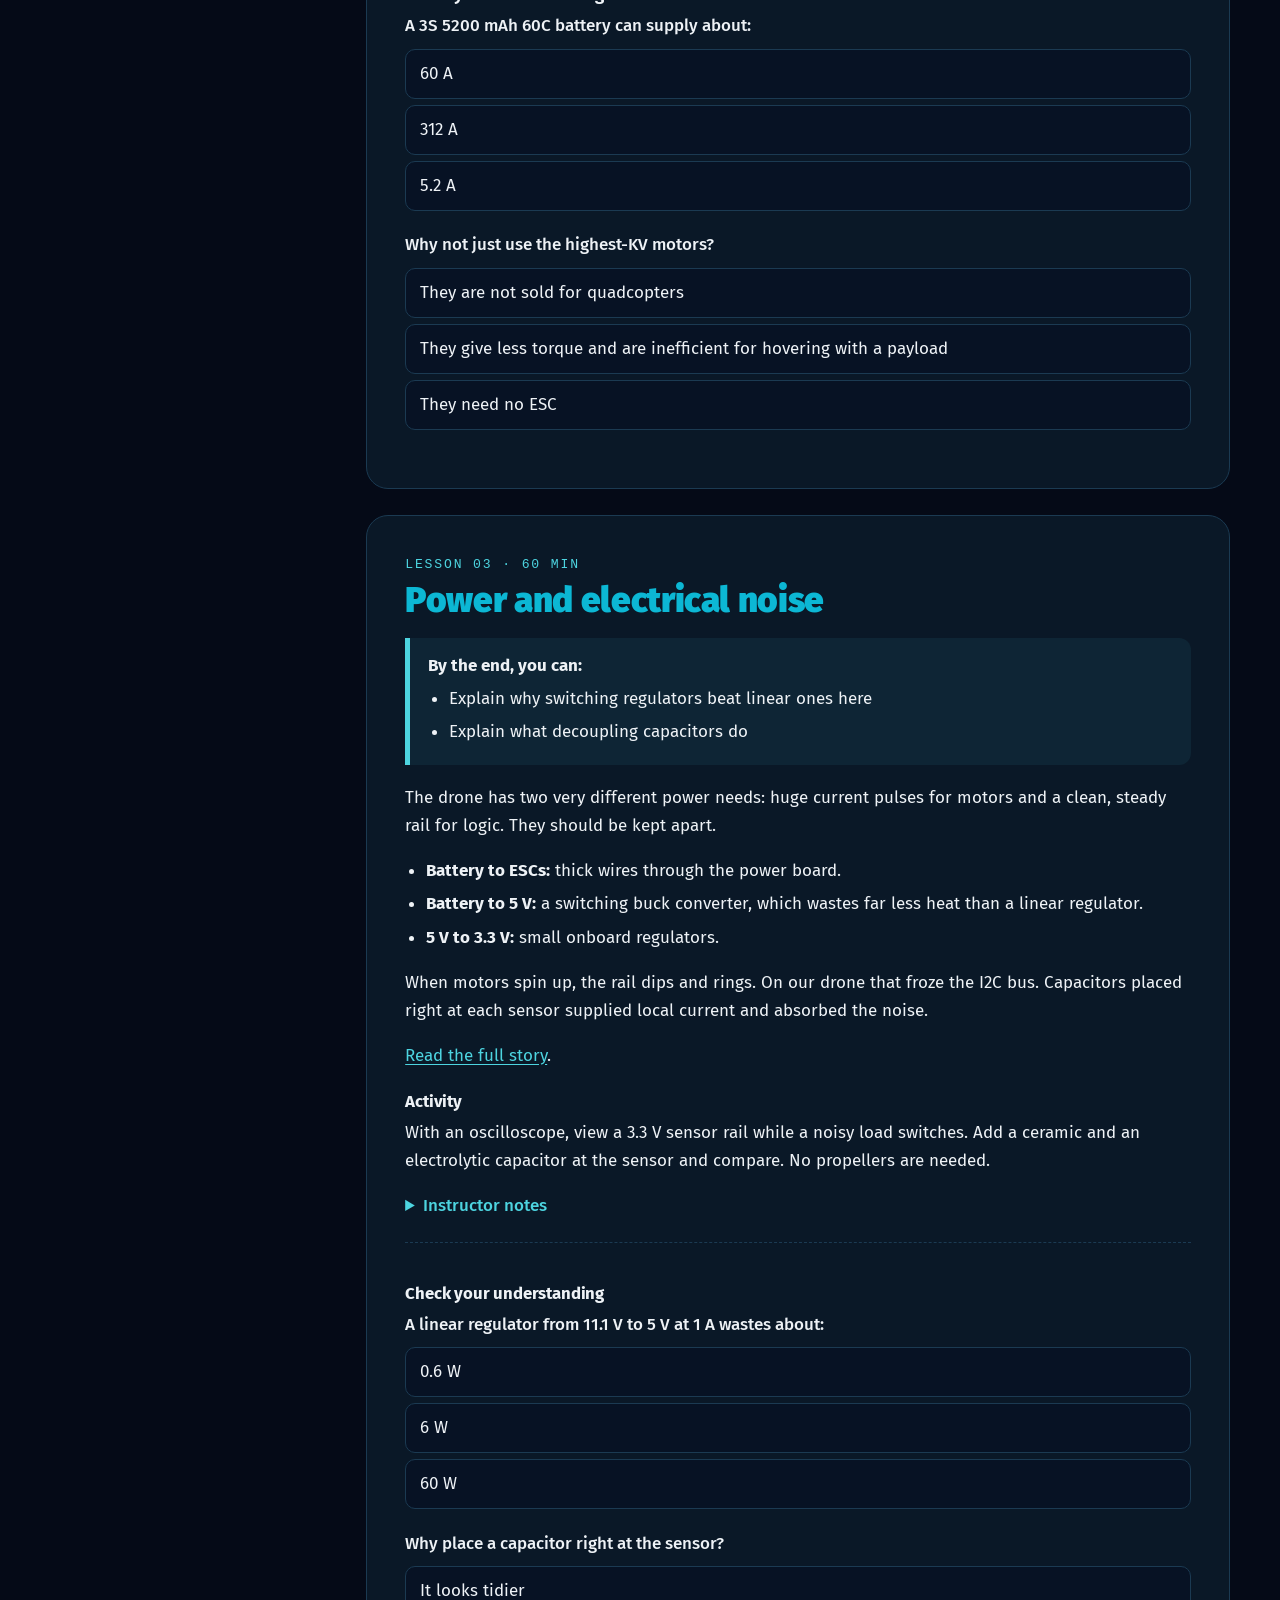
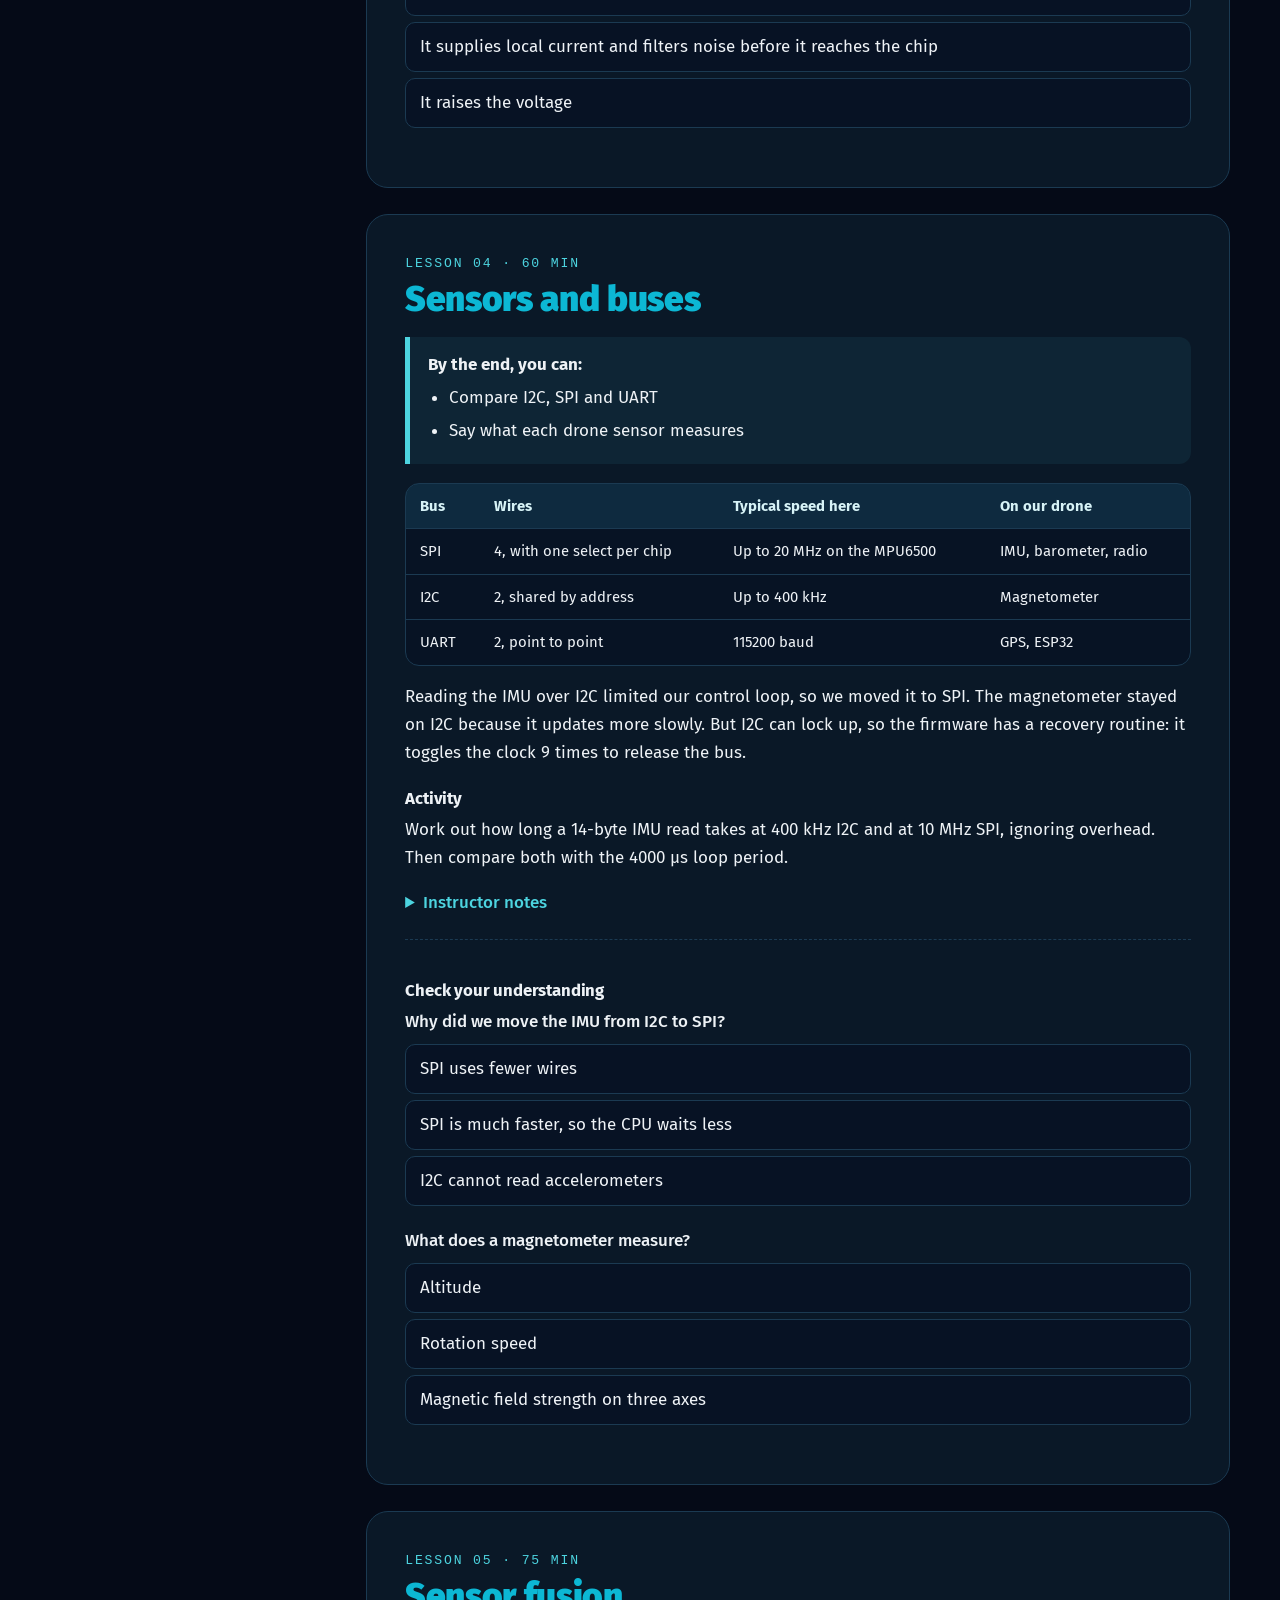
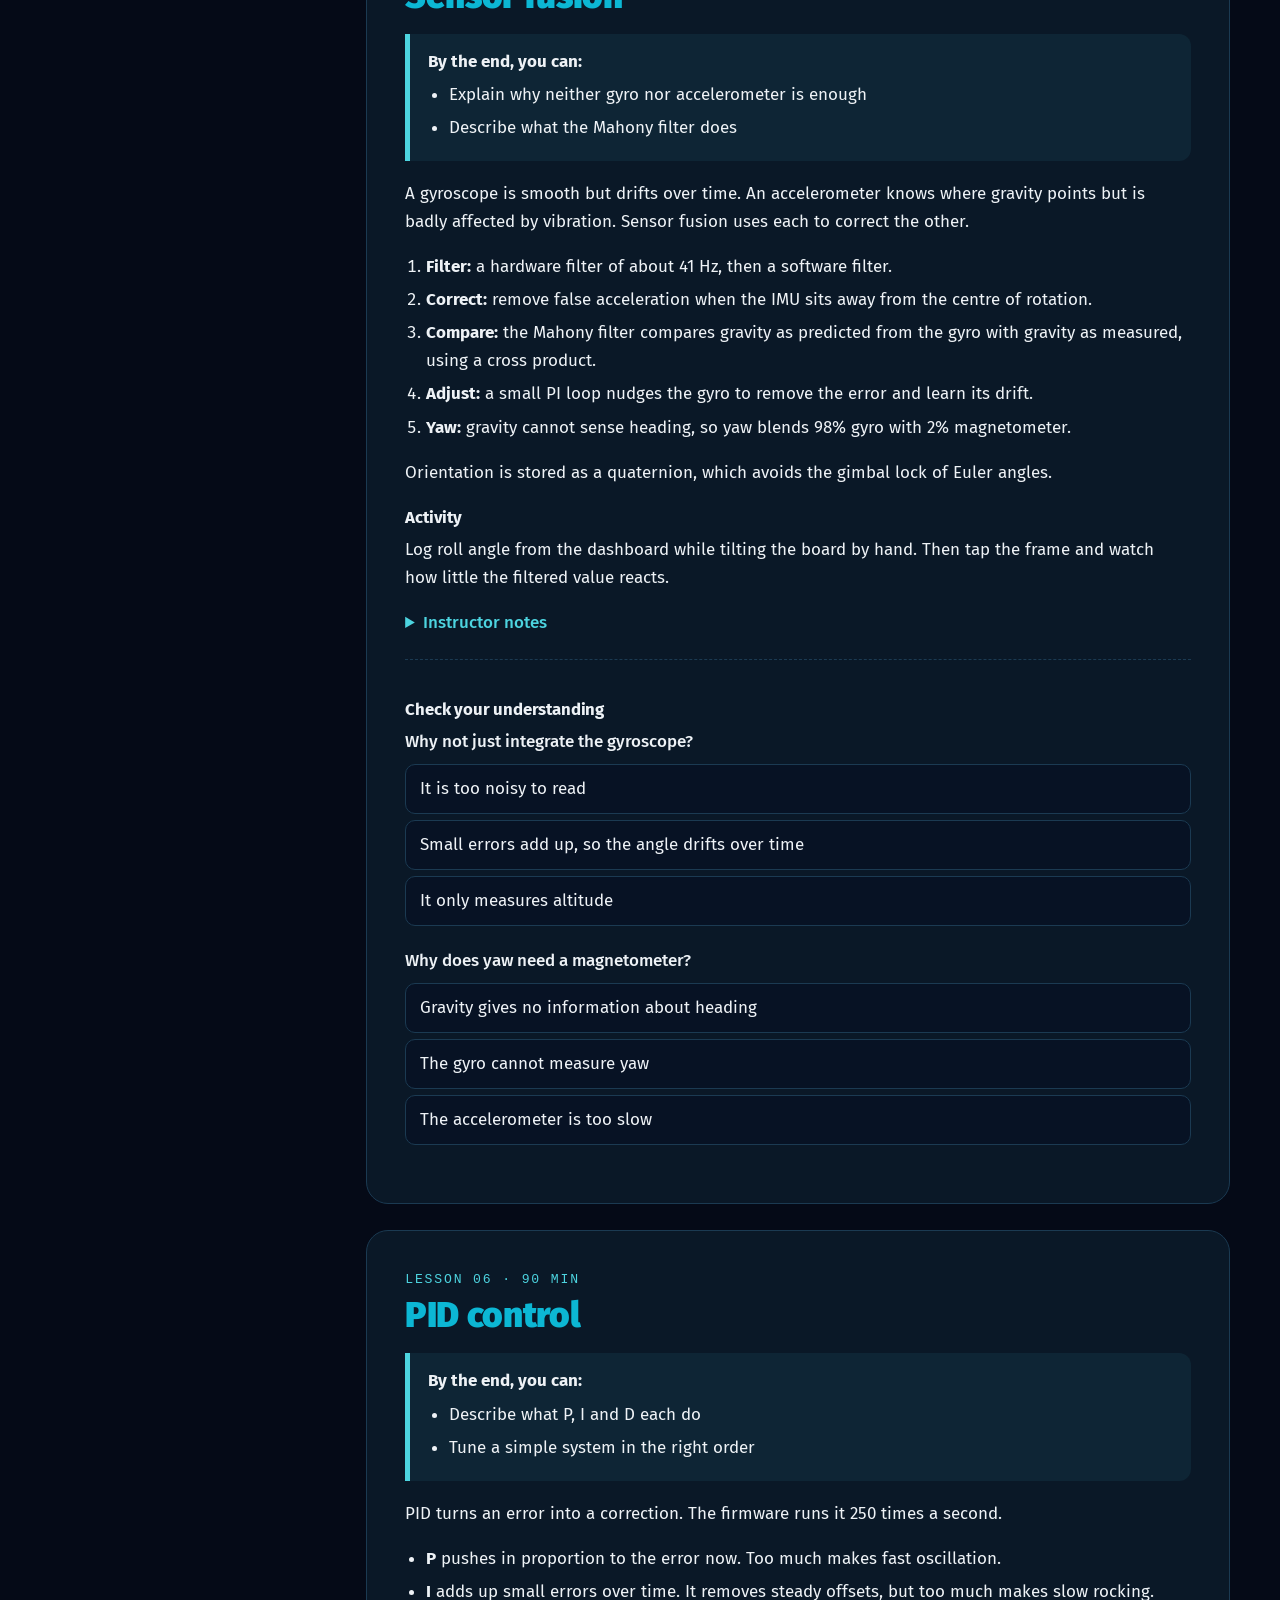
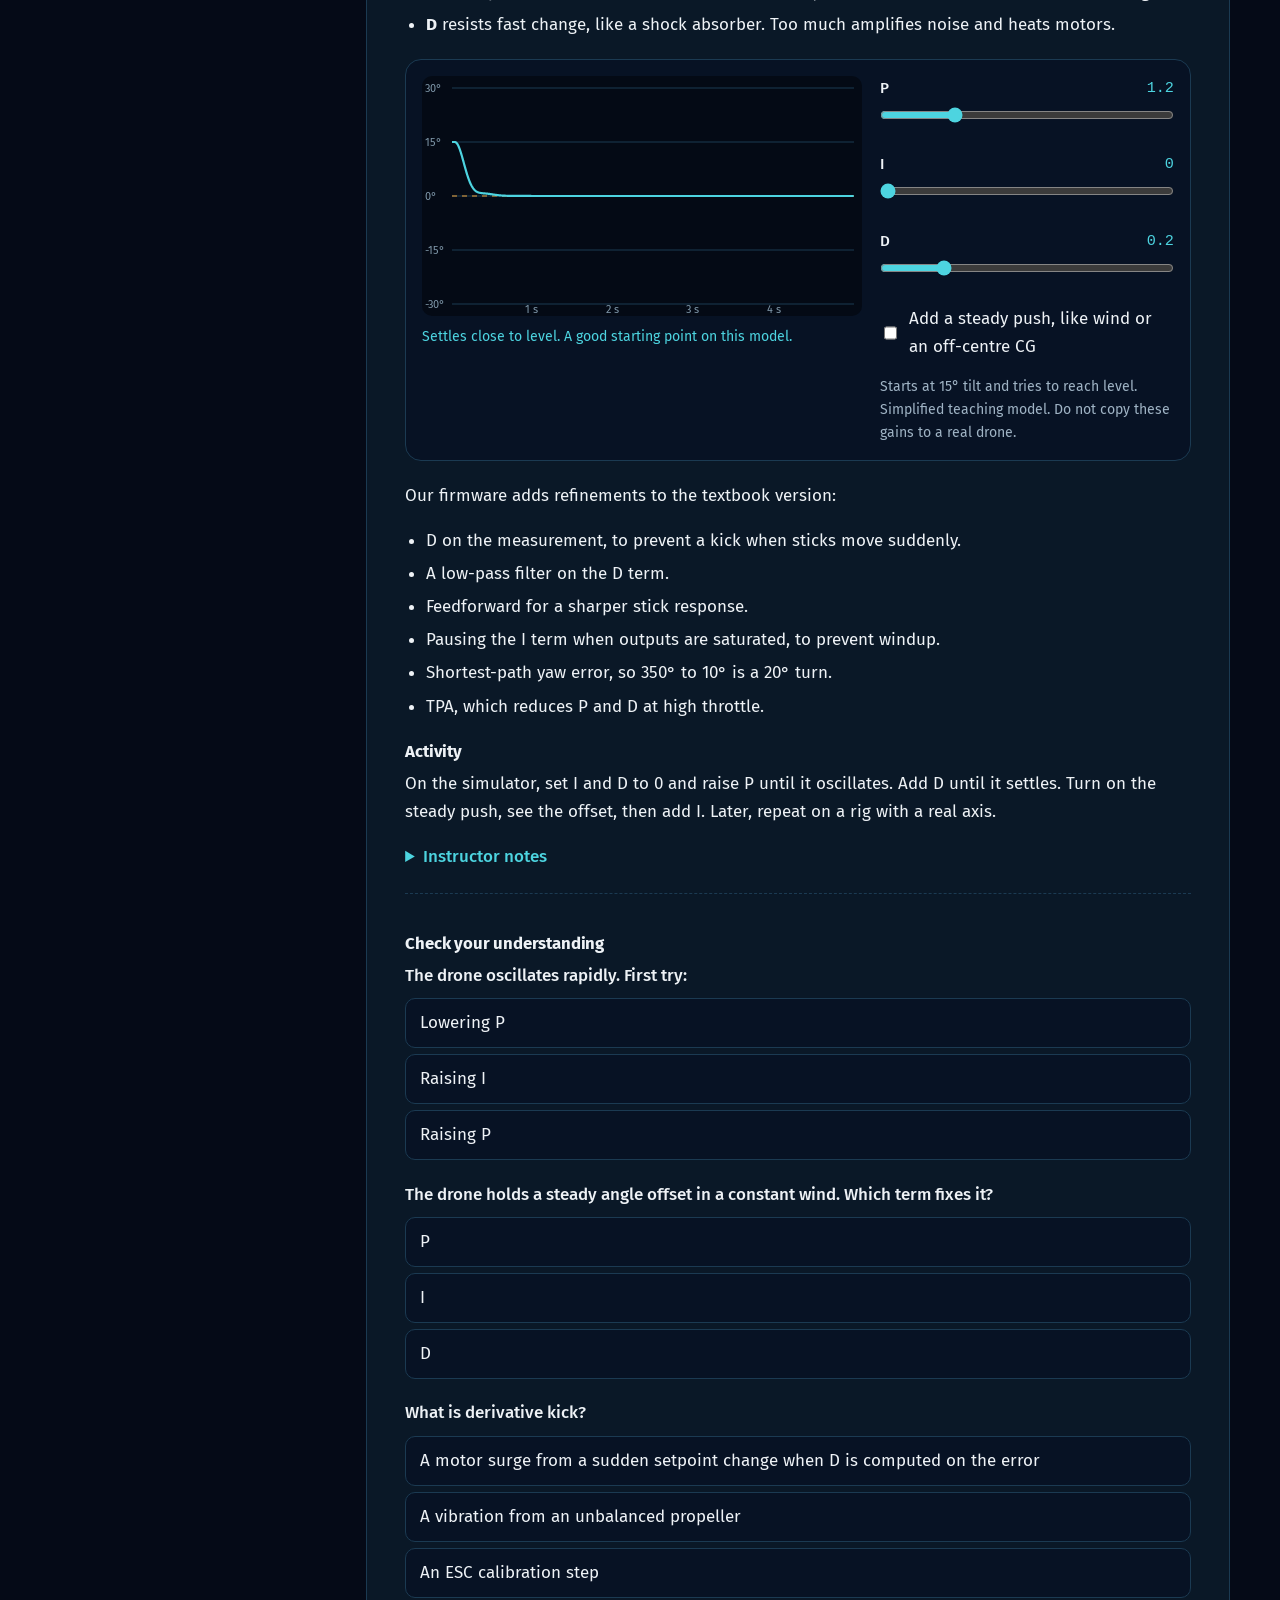
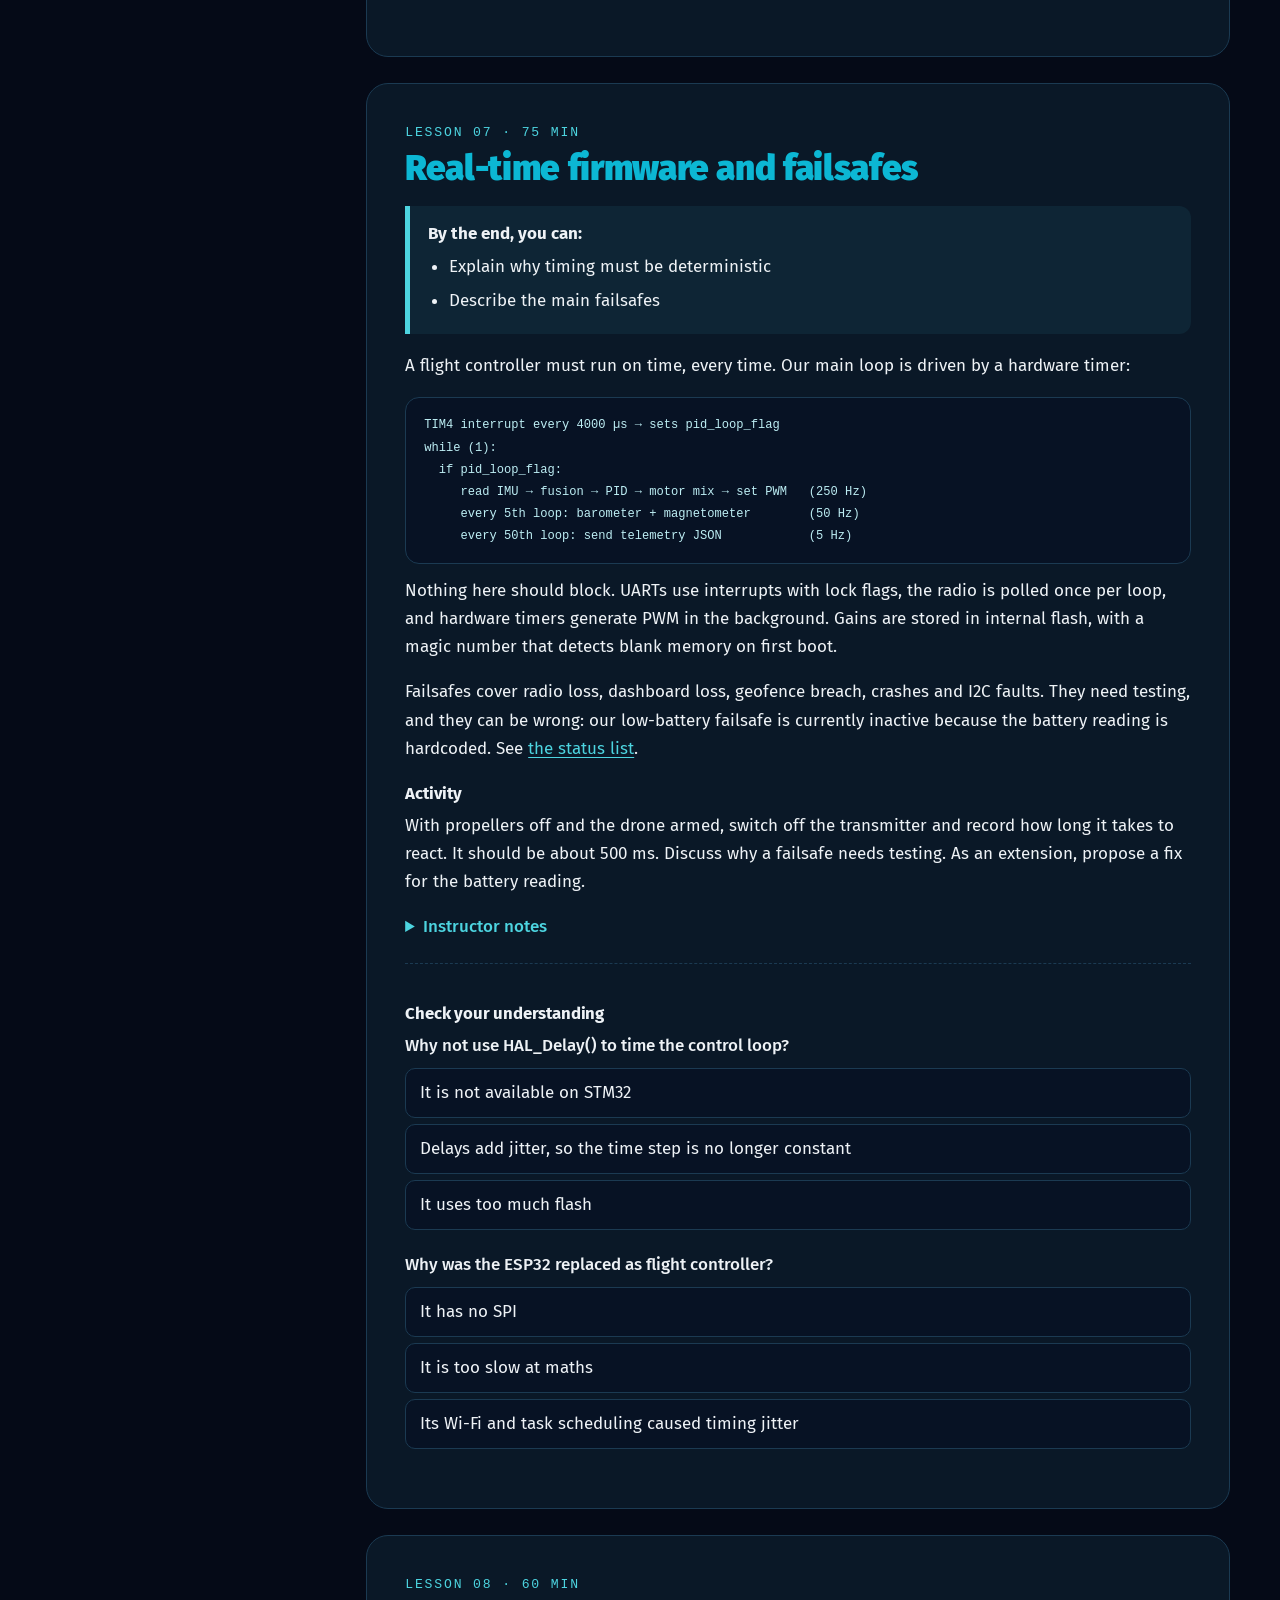
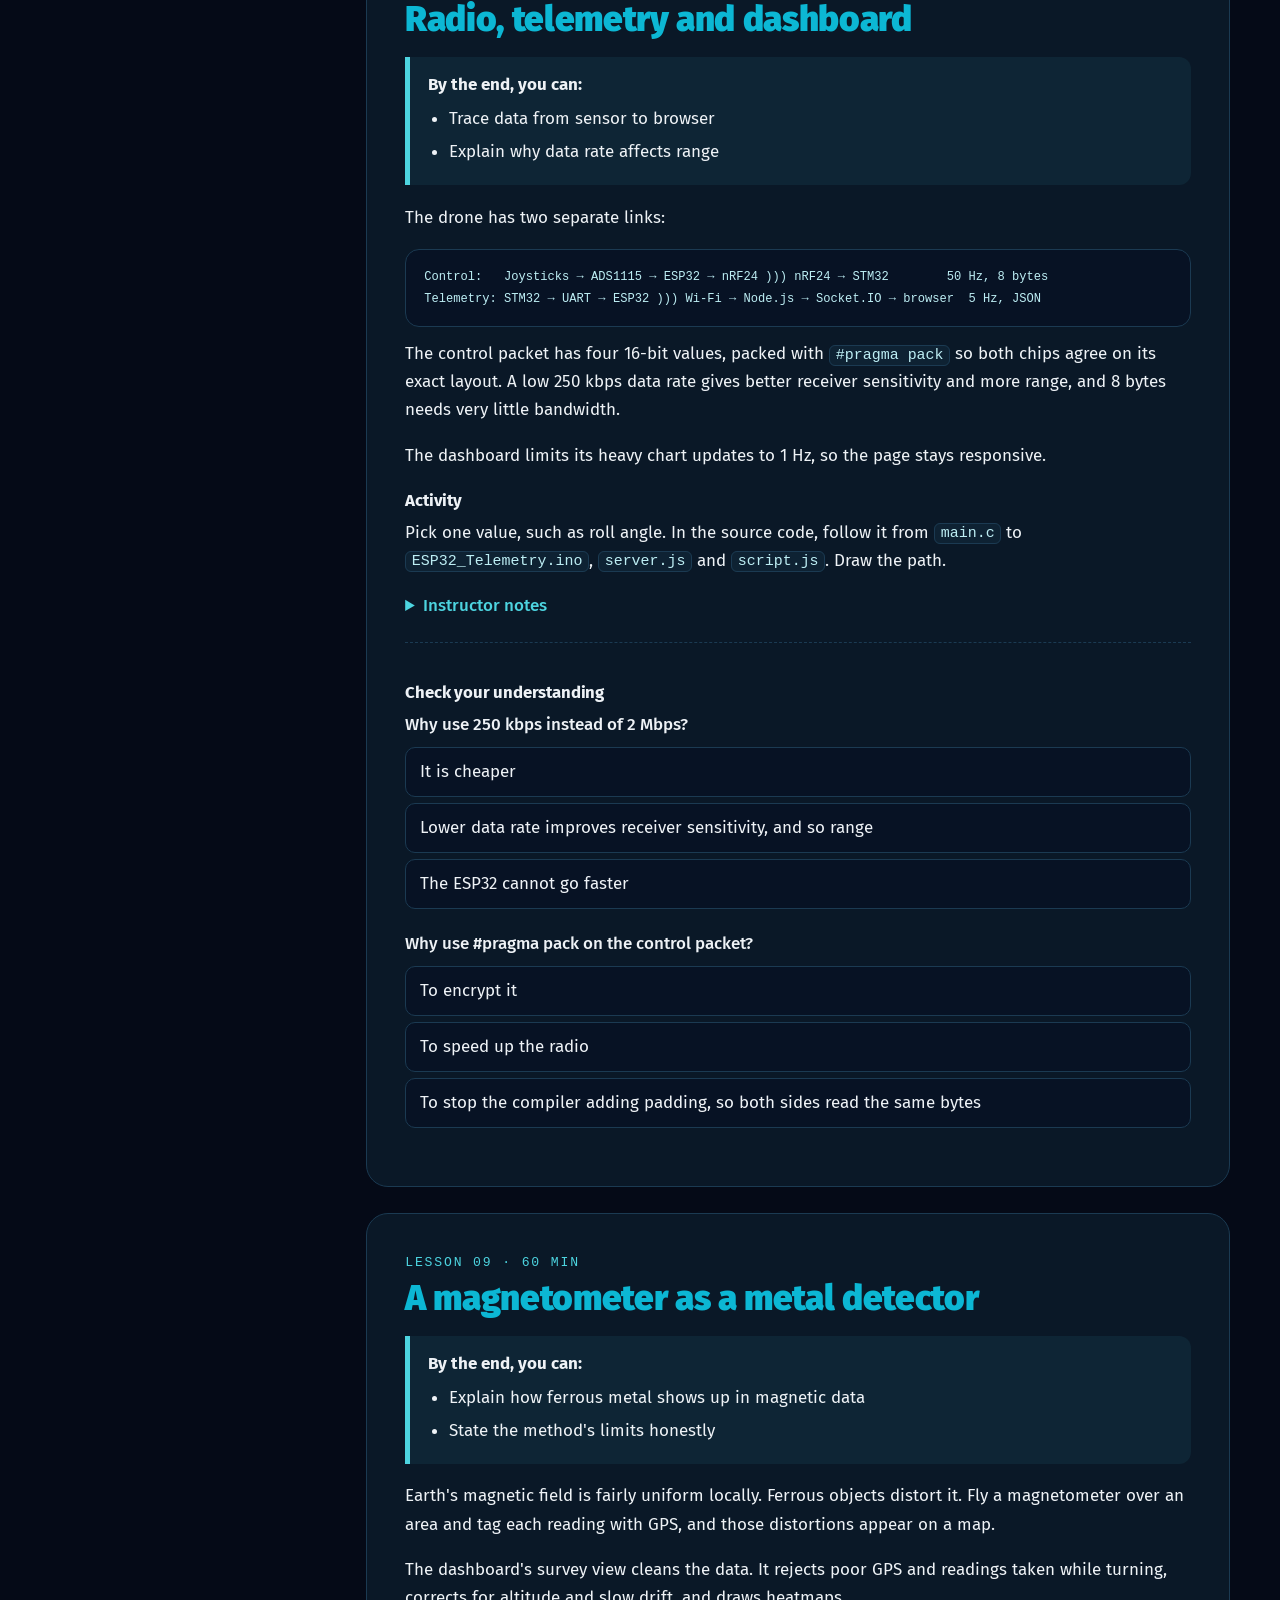
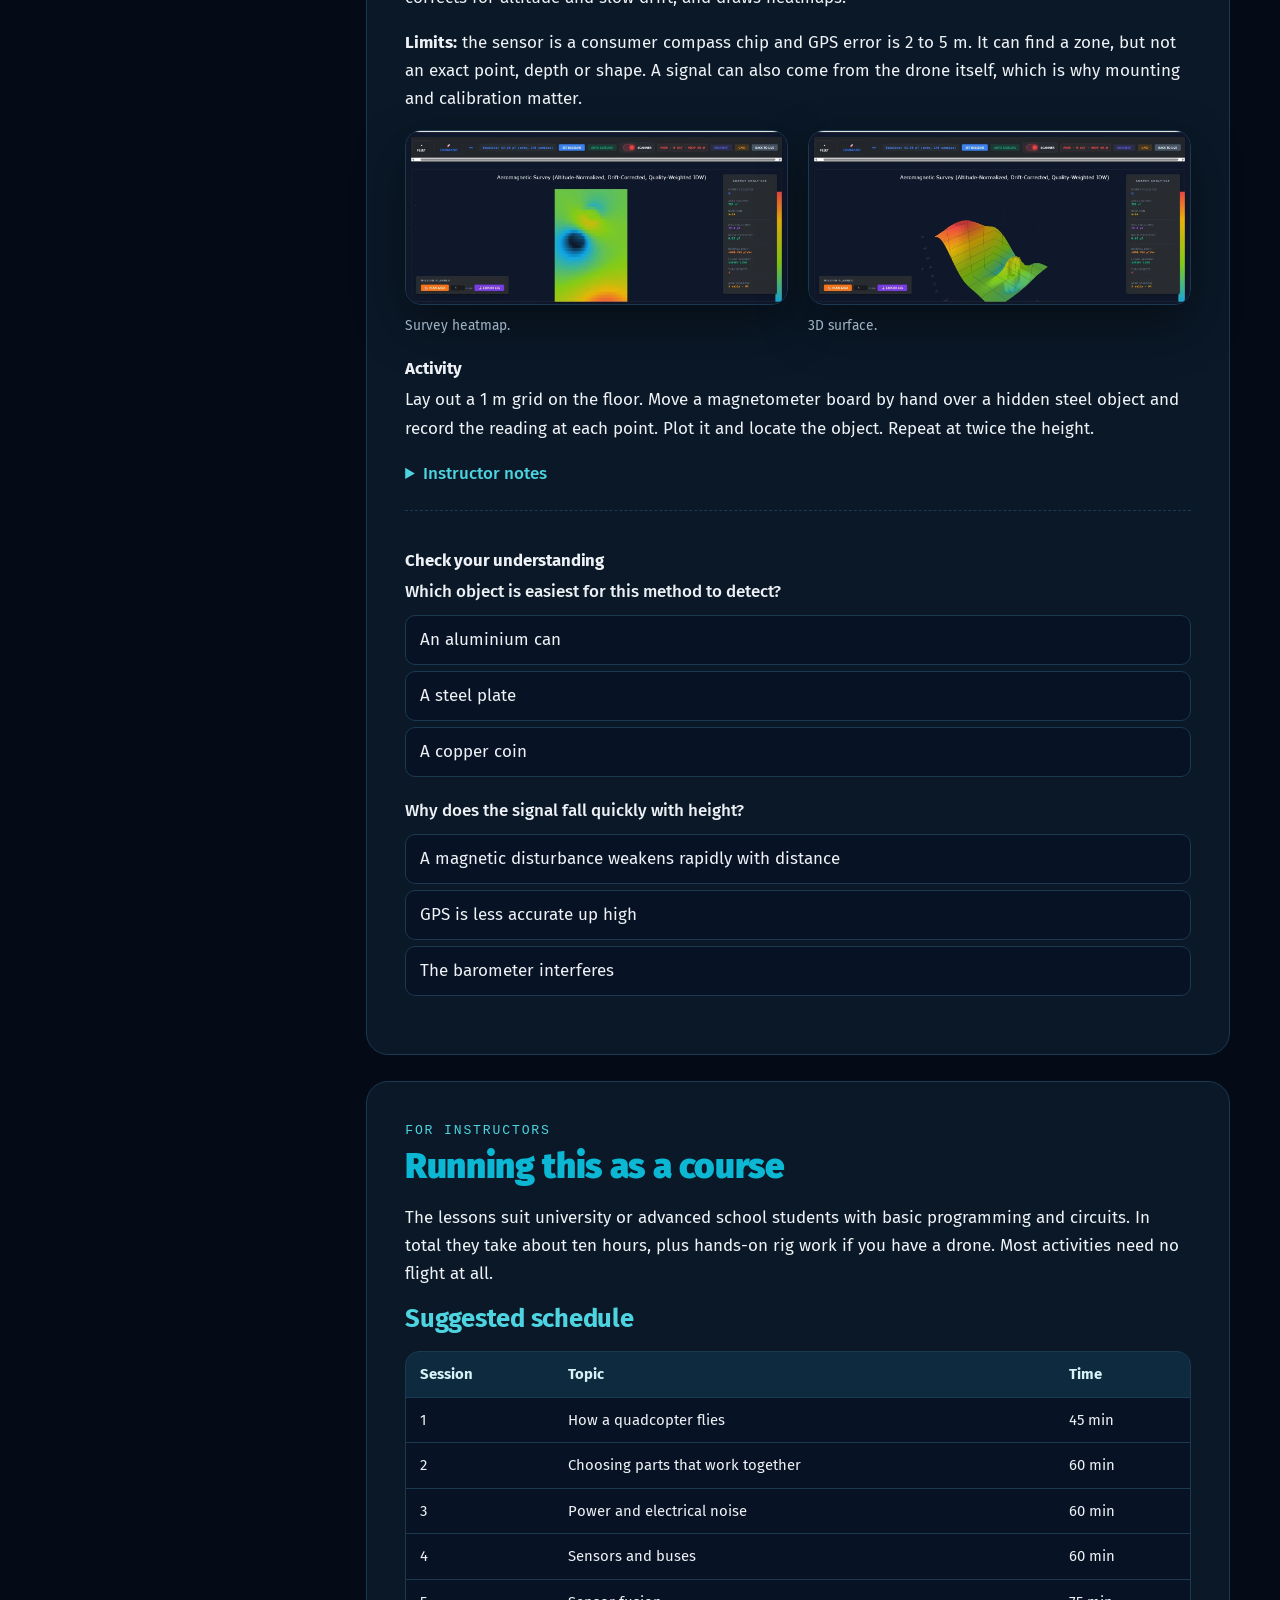
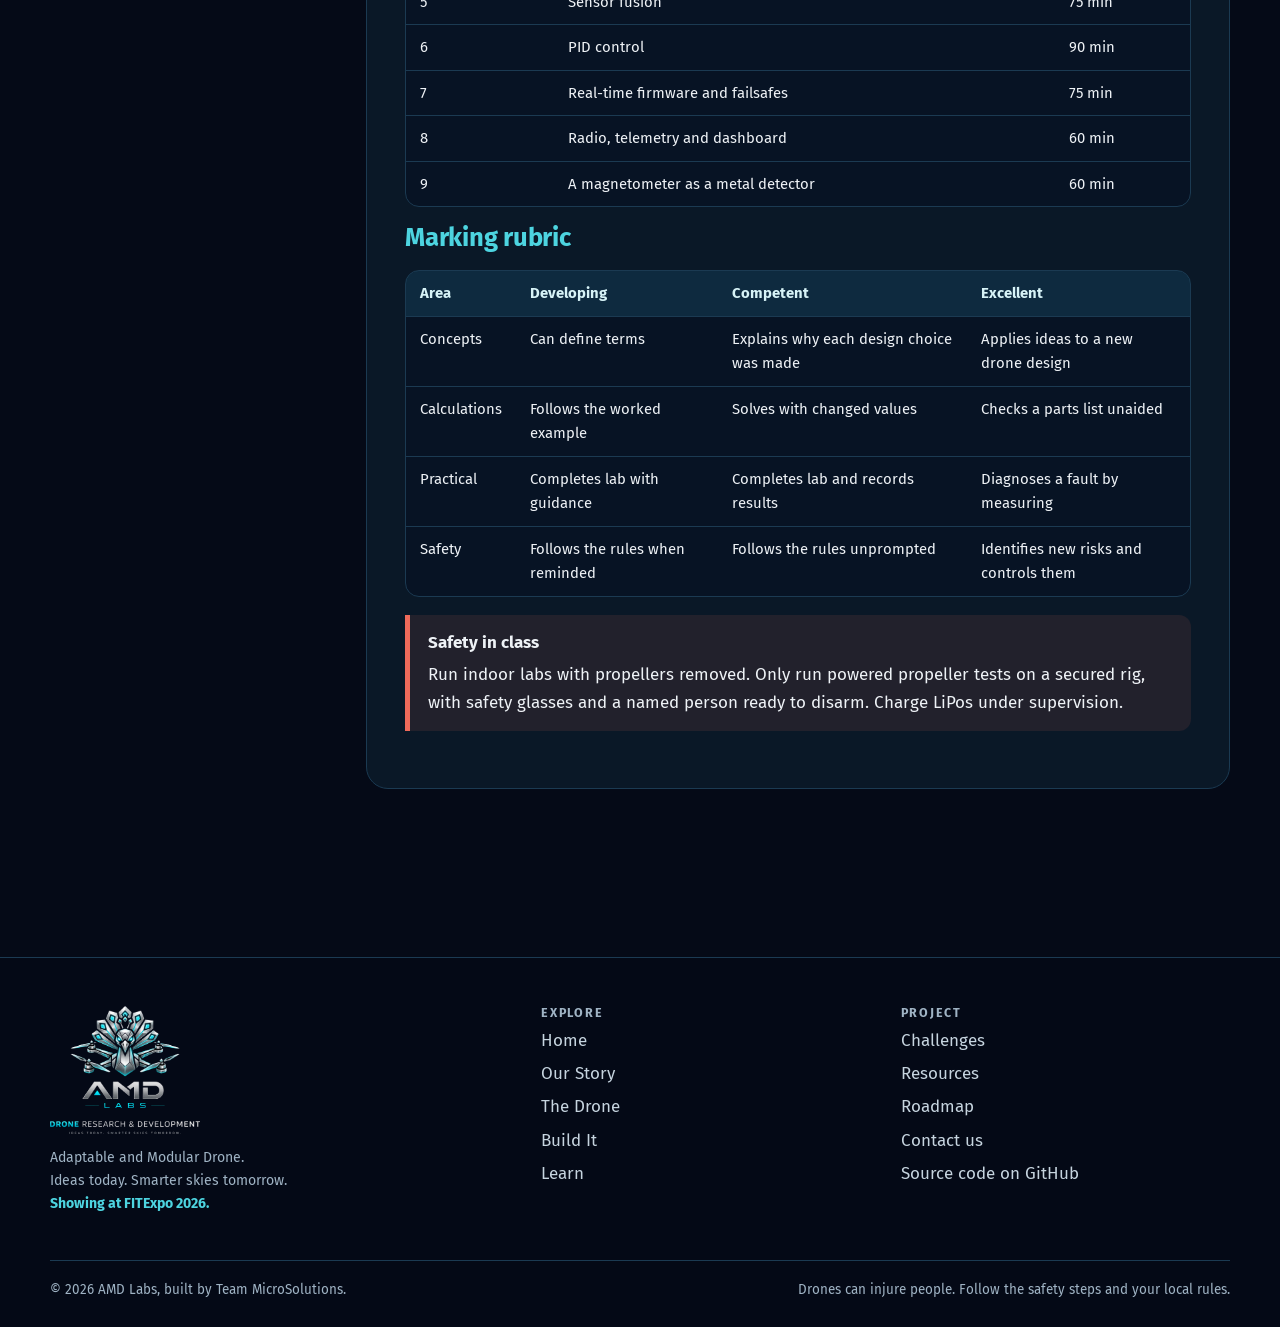
<file: learn.html>
<!doctype html>
<html lang="en">
<head>
<meta charset="utf-8">
<meta name="viewport" content="width=device-width,initial-scale=1">
<title>Learn | AMD Labs</title>
<meta name="description" content="A nine-lesson teaching guide to drones, from thrust and parts selection to sensor fusion and PID, with activities and quizzes.">
<meta name="theme-color" content="#050a17">
<meta property="og:title" content="Learn | AMD Labs">
<meta property="og:description" content="A nine-lesson teaching guide to drones, from thrust and parts selection to sensor fusion and PID, with activities and quizzes.">
<meta property="og:type" content="website">
<meta property="og:image" content="assets/img/og-image.png">
<link rel="icon" type="image/png" href="assets/img/favicon.png">
<link rel="apple-touch-icon" href="assets/img/apple-touch-icon.png">
<link rel="stylesheet" href="assets/css/style.css">

<script src="assets/js/search-index.js" defer></script>
<script src="assets/js/main.js" defer></script>

</head>
<body data-page="learn">
<a class="skip" href="#main">Skip to content</a>
<canvas id="circuit" aria-hidden="true"></canvas>
<div class="scrollbar" aria-hidden="true"></div>
<header class="site-head">
  <div class="wrap head-in">
    <a class="brand" href="index.html"><img src="assets/img/logo-mark.webp" width="420" height="256" alt=""><span>AMD <span>Labs</span></span></a>
    <button class="icon-btn menu-btn" aria-label="Open menu" aria-expanded="false"><svg width="20" height="20" viewBox="0 0 20 20" fill="none" stroke="currentColor" stroke-width="2"><path d="M2 5h16M2 10h16M2 15h16"/></svg></button>
    <nav class="nav" aria-label="Main"><a href="index.html">Home</a><a href="story.html">Our Story</a><a href="drone.html">The Drone</a><a href="build.html">Build It</a><a href="learn.html" aria-current=page>Learn</a><a href="challenges.html">Challenges</a><a href="resources.html">Resources</a><a href="roadmap.html">Roadmap</a><a href="contact.html">Contact</a></nav>
    <button class="icon-btn search-btn" aria-label="Search this site"><svg width="18" height="18" viewBox="0 0 20 20" fill="none" stroke="currentColor" stroke-width="2"><circle cx="8.5" cy="8.5" r="6"/><path d="M13 13l5 5"/></svg></button>
  </div>
</header>
<main id="main">
<section class="page-hero"><div class="wrap"><p class="eyebrow rv">How it flies</p><h1 class="rv">Teach it,<em> learn it</em></h1><div class="bar rv"></div><p class="lead rv">Nine lessons taken from a real build, each with goals, an activity and a quiz. Use them to teach a class, or work through them on your own.</p><div class="btns rv no-print"><a class="btn btn-p" href="#l1">Start lesson 1</a><a class="btn btn-g" href="#teach">For instructors</a><button class="btn btn-g" data-print>Print or save as PDF</button></div></div></section>
<section class="center" style="padding-top:0"><div class="wrap"><div class="controls">
<article class="ctl rv"><svg viewBox="0 0 200 150" role="img" aria-label="Drone rising and falling"><g class="a-throttle" fill="#06111d" stroke="#06111d"><path d="M40 62H160" stroke-width="6"/><rect x="82" y="52" width="36" height="21" rx="6"/><path d="M80 73l-12 18M120 73l12 18" stroke-width="4"/><rect x="37" y="50" width="6" height="12"/><rect x="157" y="50" width="6" height="12"/><path class="prop" d="M18 48H62" stroke-width="4"/><path class="prop" d="M138 48H182" stroke-width="4"/></g><g stroke="#06111d" stroke-width="2.5" class="a-wind"><path d="M50 110l-8 34M75 112l-4 32M125 112l4 32M150 110l8 34M100 112v32"/></g></svg><h3>Throttle</h3><p>Controls altitude by motor speed</p></article>
<article class="ctl rv" style="--d:.08s"><svg viewBox="0 0 200 160" role="img" aria-label="Drone rotating on the spot"><g class="a-yaw"><g class="" fill="#06111d" stroke="#06111d"><path d="M70 62L130 98M130 62L70 98" stroke-width="7"/><rect x="82" y="66" width="36" height="28" rx="9"/><g stroke-width="4"><ellipse cx="66" cy="60" rx="18" ry="5" fill="none"/><ellipse cx="134" cy="60" rx="18" ry="5" fill="none"/><ellipse cx="66" cy="100" rx="18" ry="5" fill="none"/><ellipse cx="134" cy="100" rx="18" ry="5" fill="none"/></g></g></g><g fill="none" stroke="#06111d" stroke-width="5" transform="translate(0 0)"><path d="M38 44A78 62 0 0 1 150 28"/><path d="M162 116A78 62 0 0 1 50 132"/></g><path d="M162 28l-18-10 2 20zM38 132l18 10-2-20z" fill="#06111d"/></svg><h3>Yaw</h3><p>Rotates drone nose in place</p></article>
<article class="ctl rv" style="--d:.16s"><svg viewBox="0 0 200 150" role="img" aria-label="Drone tilting forward and back"><g class="a-pitch" fill="#06111d" stroke="#06111d"><path d="M40 72H160" stroke-width="6"/><rect x="82" y="62" width="36" height="21" rx="6"/><path d="M80 83l-12 18M120 83l12 18" stroke-width="4"/><rect x="37" y="60" width="6" height="12"/><rect x="157" y="60" width="6" height="12"/><path class="prop" d="M18 58H62" stroke-width="4"/><path class="prop" d="M138 58H182" stroke-width="4"/></g><g fill="none" stroke="#06111d" stroke-width="3" class="a-wind"><path d="M20 22q40-14 70 0M110 22q40-14 70 0"/></g></svg><h3>Pitch</h3><p>Tilts forward or backward direction</p></article>
<article class="ctl rv" style="--d:.24s"><svg viewBox="0 0 200 150" role="img" aria-label="Drone tilting and sliding sideways"><g class="a-roll" fill="#06111d" stroke="#06111d"><path d="M40 70H160" stroke-width="6"/><rect x="82" y="60" width="36" height="21" rx="6"/><path d="M80 81l-12 18M120 81l12 18" stroke-width="4"/><rect x="37" y="58" width="6" height="12"/><rect x="157" y="58" width="6" height="12"/><path class="prop" d="M18 56H62" stroke-width="4"/><path class="prop" d="M138 56H182" stroke-width="4"/></g><path d="M28 128h144" stroke="#06111d" stroke-width="3" stroke-dasharray="8 8" class="a-wind"/><path d="M172 128l-12-7v14zM28 128l12-7v14z" fill="#06111d"/></svg><h3>Roll</h3><p>Moves sideways by motor speed</p></article>
</div></div></section>
<section style="padding-top:10px"><div class="wrap doc">
<aside class="side"><details open><summary>All lessons</summary><h4>Lessons</h4><ol>
<li><a href="#l1">1. How a quadcopter flies</a></li><li><a href="#l2">2. Choosing parts that work together</a></li><li><a href="#l3">3. Power and electrical noise</a></li><li><a href="#l4">4. Sensors and buses</a></li><li><a href="#l5">5. Sensor fusion</a></li><li><a href="#l6">6. PID control</a></li><li><a href="#l7">7. Real-time firmware and failsafes</a></li><li><a href="#l8">8. Radio, telemetry and dashboard</a></li><li><a href="#l9">9. A magnetometer as a metal detector</a></li>
<li><a href="#teach">For instructors</a></li></ol></details></aside>
<div>
<article class="stage-block rv" id="l1"><span class="stage-num">Lesson 01 · 45 min</span><h2>How a quadcopter flies</h2>
<div class="callout" style="margin-top:.6em"><b>By the end, you can:</b><ul><li>Explain how four motors produce throttle, roll, pitch and yaw</li><li>Explain why two motors spin each way</li></ul></div><p>A quadcopter has no moving control surfaces. It steers only by changing motor speeds. Our drone uses an X layout, where the two diagonal pairs spin in the same direction.</p>
  <ul><li><b>Throttle:</b> all motors speed up or slow down together.</li><li><b>Roll and pitch:</b> motors on one side speed up while the other side slows down, tilting the drone.</li><li><b>Yaw:</b> each motor's reaction torque twists the frame the opposite way. Speeding up one diagonal pair and slowing the other turns the drone.</li></ul>
  <p>The F450's symmetry keeps the mixing maths simple, since every motor is the same distance from the centre.</p><div class="btns no-print"><a class="btn btn-g" href="drone.html#mixer-section">Open the motor mixing explorer</a></div>
<h4>Activity</h4><p>Using the mixing explorer, predict which motors speed up for right roll, then check. Then draw the X layout and label each motor's direction from memory.</p><details class="no-print" style="margin:.8em 0"><summary style="cursor:pointer;color:var(--cyan-2);font-weight:500">Instructor notes</summary><p style="margin-top:.5em">Students often think yaw comes from tilting. Have them hold a spinning fan or motor to feel reaction torque.</p></details><div class="quiz"><h4>Check your understanding</h4><div class="q"><p>Why do diagonal motor pairs spin the same direction?</p><button data-ok=1>So that the motors' reaction torques cancel in level flight</button><button>To make wiring shorter</button><button>So the propellers can share airflow</button><p class="why">Two CW and two CCW motors cancel torque. Changing the balance between them creates yaw.</p></div><div class="q"><p>To pitch forward, which motors need more thrust?</p><button>Front motors</button><button data-ok=1>Rear motors</button><button>All four equally</button><p class="why">More rear thrust raises the tail and tips the nose down, so the drone moves forward.</p></div></div></article><article class="stage-block rv" id="l2"><span class="stage-num">Lesson 02 · 60 min</span><h2>Choosing parts that work together</h2>
<div class="callout" style="margin-top:.6em"><b>By the end, you can:</b><ul><li>Read KV, propeller and C ratings</li><li>Check current and battery headroom</li></ul></div><p>The motor, propeller, ESC and battery form one system. High-KV motors suit speed. Our 980 KV motors with 10-inch propellers suit stable lifting.</p>
  <p>Here are the sums from our build:</p>
  <pre><code>Motor peak current ≈ 15 A → 4 motors ≈ 60 A
ESC margin        = 30 A / 15 A = 2×
Battery output    = 5.2 Ah × 60C = 312 A available
Battery voltage   = 3 cells × 3.7 V = 11.1 V nominal, 12.6 V full</code></pre>
  <p>We rejected a 4S battery because it would over-volt this motor and propeller pairing, and 20 A ESCs because of the risk of overheating.</p>
<h4>Activity</h4><p>Give students a different motor with a 25 A peak. Have them choose an ESC and work out the battery C rating needed for 4 motors using a 4000 mAh pack.</p><details class="no-print" style="margin:.8em 0"><summary style="cursor:pointer;color:var(--cyan-2);font-weight:500">Instructor notes</summary><p style="margin-top:.5em">Ask for the reasoning, not just the answer. Point out that peak current and hover current differ, and that margin costs weight.</p></details><div class="quiz"><h4>Check your understanding</h4><div class="q"><p>A 3S 5200 mAh 60C battery can supply about:</p><button>60 A</button><button data-ok=1>312 A</button><button>5.2 A</button><p class="why">Capacity in Ah times C: 5.2 × 60 = 312 A.</p></div><div class="q"><p>Why not just use the highest-KV motors?</p><button>They are not sold for quadcopters</button><button data-ok=1>They give less torque and are inefficient for hovering with a payload</button><button>They need no ESC</button><p class="why">High KV favours speed. A slow lifting drone wants more torque and larger propellers.</p></div></div></article><article class="stage-block rv" id="l3"><span class="stage-num">Lesson 03 · 60 min</span><h2>Power and electrical noise</h2>
<div class="callout" style="margin-top:.6em"><b>By the end, you can:</b><ul><li>Explain why switching regulators beat linear ones here</li><li>Explain what decoupling capacitors do</li></ul></div><p>The drone has two very different power needs: huge current pulses for motors and a clean, steady rail for logic. They should be kept apart.</p>
  <ul><li><b>Battery to ESCs:</b> thick wires through the power board.</li><li><b>Battery to 5 V:</b> a switching buck converter, which wastes far less heat than a linear regulator.</li><li><b>5 V to 3.3 V:</b> small onboard regulators.</li></ul>
  <p>When motors spin up, the rail dips and rings. On our drone that froze the I2C bus. Capacitors placed right at each sensor supplied local current and absorbed the noise.</p><p><a href="challenges.html#c4">Read the full story</a>.</p>
<h4>Activity</h4><p>With an oscilloscope, view a 3.3 V sensor rail while a noisy load switches. Add a ceramic and an electrolytic capacitor at the sensor and compare. No propellers are needed.</p><details class="no-print" style="margin:.8em 0"><summary style="cursor:pointer;color:var(--cyan-2);font-weight:500">Instructor notes</summary><p style="margin-top:.5em">If no scope is available, show a captured trace and have students explain it. Discuss why position matters as much as capacitor value.</p></details><div class="quiz"><h4>Check your understanding</h4><div class="q"><p>A linear regulator from 11.1 V to 5 V at 1 A wastes about:</p><button>0.6 W</button><button data-ok=1>6 W</button><button>60 W</button><p class="why">(11.1 − 5) V × 1 A ≈ 6 W of heat.</p></div><div class="q"><p>Why place a capacitor right at the sensor?</p><button>It looks tidier</button><button data-ok=1>It supplies local current and filters noise before it reaches the chip</button><button>It raises the voltage</button><p class="why">Long wires add inductance, so a capacitor works best very close to the load.</p></div></div></article><article class="stage-block rv" id="l4"><span class="stage-num">Lesson 04 · 60 min</span><h2>Sensors and buses</h2>
<div class="callout" style="margin-top:.6em"><b>By the end, you can:</b><ul><li>Compare I2C, SPI and UART</li><li>Say what each drone sensor measures</li></ul></div><div class="table-wrap stack"><table><thead><tr><th>Bus</th><th>Wires</th><th>Typical speed here</th><th>On our drone</th></tr></thead><tbody><tr><td data-label="Bus">SPI</td><td data-label="Wires">4, with one select per chip</td><td data-label="Typical speed here">Up to 20 MHz on the MPU6500</td><td data-label="On our drone">IMU, barometer, radio</td></tr><tr><td data-label="Bus">I2C</td><td data-label="Wires">2, shared by address</td><td data-label="Typical speed here">Up to 400 kHz</td><td data-label="On our drone">Magnetometer</td></tr><tr><td data-label="Bus">UART</td><td data-label="Wires">2, point to point</td><td data-label="Typical speed here">115200 baud</td><td data-label="On our drone">GPS, ESP32</td></tr></tbody></table></div>
  <p>Reading the IMU over I2C limited our control loop, so we moved it to SPI. The magnetometer stayed on I2C because it updates more slowly. But I2C can lock up, so the firmware has a recovery routine: it toggles the clock 9 times to release the bus.</p>
<h4>Activity</h4><p>Work out how long a 14-byte IMU read takes at 400 kHz I2C and at 10 MHz SPI, ignoring overhead. Then compare both with the 4000 µs loop period.</p><details class="no-print" style="margin:.8em 0"><summary style="cursor:pointer;color:var(--cyan-2);font-weight:500">Instructor notes</summary><p style="margin-top:.5em">Answers: about 315 µs for I2C at 9 bits per byte and about 11 µs for SPI at 8 bits per byte. Discuss what else the loop must fit in.</p></details><div class="quiz"><h4>Check your understanding</h4><div class="q"><p>Why did we move the IMU from I2C to SPI?</p><button>SPI uses fewer wires</button><button data-ok=1>SPI is much faster, so the CPU waits less</button><button>I2C cannot read accelerometers</button><p class="why">The control loop was limited by the time spent waiting for I2C data.</p></div><div class="q"><p>What does a magnetometer measure?</p><button>Altitude</button><button>Rotation speed</button><button data-ok=1>Magnetic field strength on three axes</button><p class="why">That gives both a compass heading and magnetic anomaly detection.</p></div></div></article><article class="stage-block rv" id="l5"><span class="stage-num">Lesson 05 · 75 min</span><h2>Sensor fusion</h2>
<div class="callout" style="margin-top:.6em"><b>By the end, you can:</b><ul><li>Explain why neither gyro nor accelerometer is enough</li><li>Describe what the Mahony filter does</li></ul></div><p>A gyroscope is smooth but drifts over time. An accelerometer knows where gravity points but is badly affected by vibration. Sensor fusion uses each to correct the other.</p>
  <ol><li><b>Filter:</b> a hardware filter of about 41 Hz, then a software filter.</li><li><b>Correct:</b> remove false acceleration when the IMU sits away from the centre of rotation.</li><li><b>Compare:</b> the Mahony filter compares gravity as predicted from the gyro with gravity as measured, using a cross product.</li><li><b>Adjust:</b> a small PI loop nudges the gyro to remove the error and learn its drift.</li><li><b>Yaw:</b> gravity cannot sense heading, so yaw blends 98% gyro with 2% magnetometer.</li></ol>
  <p>Orientation is stored as a quaternion, which avoids the gimbal lock of Euler angles.</p>
<h4>Activity</h4><p>Log roll angle from the dashboard while tilting the board by hand. Then tap the frame and watch how little the filtered value reacts.</p><details class="no-print" style="margin:.8em 0"><summary style="cursor:pointer;color:var(--cyan-2);font-weight:500">Instructor notes</summary><p style="margin-top:.5em">Keep the maths light for beginners. The cross-product idea can be shown with two pens pointing in slightly different directions.</p></details><div class="quiz"><h4>Check your understanding</h4><div class="q"><p>Why not just integrate the gyroscope?</p><button>It is too noisy to read</button><button data-ok=1>Small errors add up, so the angle drifts over time</button><button>It only measures altitude</button><p class="why">Integrating a small bias produces a growing angle error.</p></div><div class="q"><p>Why does yaw need a magnetometer?</p><button data-ok=1>Gravity gives no information about heading</button><button>The gyro cannot measure yaw</button><button>The accelerometer is too slow</button><p class="why">Rotating around the vertical doesn't change the gravity vector.</p></div></div></article><article class="stage-block rv" id="l6"><span class="stage-num">Lesson 06 · 90 min</span><h2>PID control</h2>
<div class="callout" style="margin-top:.6em"><b>By the end, you can:</b><ul><li>Describe what P, I and D each do</li><li>Tune a simple system in the right order</li></ul></div><p>PID turns an error into a correction. The firmware runs it 250 times a second.</p>
  <ul><li><b>P</b> pushes in proportion to the error now. Too much makes fast oscillation.</li><li><b>I</b> adds up small errors over time. It removes steady offsets, but too much makes slow rocking.</li><li><b>D</b> resists fast change, like a shock absorber. Too much amplifies noise and heats motors.</li></ul>
  <div class="sim no-print"><div><canvas id="pid-canvas" role="img" aria-label="Graph of drone angle over five seconds for the chosen gains"></canvas><p class="small" id="pid-verdict" aria-live="polite" style="margin:.6em 0 0;color:var(--cyan-2)"></p></div>
<div class="mixer">
<div class="slider"><label for="s-kp">P<output id="o-kp"></output></label><input id="s-kp" type="range" min="0" max="5" step=".1" value="1.2"></div>
<div class="slider"><label for="s-ki">I<output id="o-ki"></output></label><input id="s-ki" type="range" min="0" max="2" step=".05" value="0"></div>
<div class="slider"><label for="s-kd">D<output id="o-kd"></output></label><input id="s-kd" type="range" min="0" max="1" step=".01" value="0.2"></div>
<label style="display:flex;gap:9px;align-items:center;cursor:pointer"><input id="s-wind" type="checkbox" style="width:18px;height:18px;accent-color:var(--cyan-2)"> Add a steady push, like wind or an off-centre CG</label>
<p class="small muted" style="margin:0">Starts at 15° tilt and tries to reach level. Simplified teaching model. Do not copy these gains to a real drone.</p></div></div><p>Our firmware adds refinements to the textbook version:</p>
  <ul><li>D on the measurement, to prevent a kick when sticks move suddenly.</li><li>A low-pass filter on the D term.</li><li>Feedforward for a sharper stick response.</li><li>Pausing the I term when outputs are saturated, to prevent windup.</li><li>Shortest-path yaw error, so 350° to 10° is a 20° turn.</li><li>TPA, which reduces P and D at high throttle.</li></ul>
<h4>Activity</h4><p>On the simulator, set I and D to 0 and raise P until it oscillates. Add D until it settles. Turn on the steady push, see the offset, then add I. Later, repeat on a rig with a real axis.</p><details class="no-print" style="margin:.8em 0"><summary style="cursor:pointer;color:var(--cyan-2);font-weight:500">Instructor notes</summary><p style="margin-top:.5em">The simulator is simplified. Stress that real tuning is done on a rig and that its values do not transfer. Tuning order: P, then D, then I.</p></details><div class="quiz"><h4>Check your understanding</h4><div class="q"><p>The drone oscillates rapidly. First try:</p><button data-ok=1>Lowering P</button><button>Raising I</button><button>Raising P</button><p class="why">Fast oscillation usually means too much P.</p></div><div class="q"><p>The drone holds a steady angle offset in a constant wind. Which term fixes it?</p><button>P</button><button data-ok=1>I</button><button>D</button><p class="why">I builds up until a constant error is cancelled.</p></div><div class="q"><p>What is derivative kick?</p><button data-ok=1>A motor surge from a sudden setpoint change when D is computed on the error</button><button>A vibration from an unbalanced propeller</button><button>An ESC calibration step</button><p class="why">Computing D on the measurement removes it.</p></div></div></article><article class="stage-block rv" id="l7"><span class="stage-num">Lesson 07 · 75 min</span><h2>Real-time firmware and failsafes</h2>
<div class="callout" style="margin-top:.6em"><b>By the end, you can:</b><ul><li>Explain why timing must be deterministic</li><li>Describe the main failsafes</li></ul></div><p>A flight controller must run on time, every time. Our main loop is driven by a hardware timer:</p>
  <pre><code>TIM4 interrupt every 4000 µs → sets pid_loop_flag
while (1):
  if pid_loop_flag:
     read IMU → fusion → PID → motor mix → set PWM   (250 Hz)
     every 5th loop: barometer + magnetometer        (50 Hz)
     every 50th loop: send telemetry JSON            (5 Hz)</code></pre>
  <p>Nothing here should block. UARTs use interrupts with lock flags, the radio is polled once per loop, and hardware timers generate PWM in the background. Gains are stored in internal flash, with a magic number that detects blank memory on first boot.</p>
  <p>Failsafes cover radio loss, dashboard loss, geofence breach, crashes and I2C faults. They need testing, and they can be wrong: our low-battery failsafe is currently inactive because the battery reading is hardcoded. See <a href="drone.html#status">the status list</a>.</p>
<h4>Activity</h4><p>With propellers off and the drone armed, switch off the transmitter and record how long it takes to react. It should be about 500 ms. Discuss why a failsafe needs testing. As an extension, propose a fix for the battery reading.</p><details class="no-print" style="margin:.8em 0"><summary style="cursor:pointer;color:var(--cyan-2);font-weight:500">Instructor notes</summary><p style="margin-top:.5em">A good discussion question: is it better to disarm or descend when the radio is lost? Why might it depend on altitude?</p></details><div class="quiz"><h4>Check your understanding</h4><div class="q"><p>Why not use HAL_Delay() to time the control loop?</p><button>It is not available on STM32</button><button data-ok=1>Delays add jitter, so the time step is no longer constant</button><button>It uses too much flash</button><p class="why">I and D rely on a known, consistent time step.</p></div><div class="q"><p>Why was the ESP32 replaced as flight controller?</p><button>It has no SPI</button><button>It is too slow at maths</button><button data-ok=1>Its Wi-Fi and task scheduling caused timing jitter</button><p class="why">It now does telemetry, where this matters less.</p></div></div></article><article class="stage-block rv" id="l8"><span class="stage-num">Lesson 08 · 60 min</span><h2>Radio, telemetry and dashboard</h2>
<div class="callout" style="margin-top:.6em"><b>By the end, you can:</b><ul><li>Trace data from sensor to browser</li><li>Explain why data rate affects range</li></ul></div><p>The drone has two separate links:</p>
  <pre><code>Control:   Joysticks → ADS1115 → ESP32 → nRF24 ))) nRF24 → STM32        50 Hz, 8 bytes
Telemetry: STM32 → UART → ESP32 ))) Wi-Fi → Node.js → Socket.IO → browser  5 Hz, JSON</code></pre>
  <p>The control packet has four 16-bit values, packed with <code>#pragma pack</code> so both chips agree on its exact layout. A low 250 kbps data rate gives better receiver sensitivity and more range, and 8 bytes needs very little bandwidth.</p>
  <p>The dashboard limits its heavy chart updates to 1 Hz, so the page stays responsive.</p>
<h4>Activity</h4><p>Pick one value, such as roll angle. In the source code, follow it from <code>main.c</code> to <code>ESP32_Telemetry.ino</code>, <code>server.js</code> and <code>script.js</code>. Draw the path.</p><details class="no-print" style="margin:.8em 0"><summary style="cursor:pointer;color:var(--cyan-2);font-weight:500">Instructor notes</summary><p style="margin-top:.5em">Good for students with web experience. Pair them with embedded-focused classmates so they see both ends of the link.</p></details><div class="quiz"><h4>Check your understanding</h4><div class="q"><p>Why use 250 kbps instead of 2 Mbps?</p><button>It is cheaper</button><button data-ok=1>Lower data rate improves receiver sensitivity, and so range</button><button>The ESP32 cannot go faster</button><p class="why">Only 8 bytes at 50 Hz need to be sent, so speed can be traded for range.</p></div><div class="q"><p>Why use #pragma pack on the control packet?</p><button>To encrypt it</button><button>To speed up the radio</button><button data-ok=1>To stop the compiler adding padding, so both sides read the same bytes</button><p class="why">The packet stays exactly 8 bytes on both chips.</p></div></div></article><article class="stage-block rv" id="l9"><span class="stage-num">Lesson 09 · 60 min</span><h2>A magnetometer as a metal detector</h2>
<div class="callout" style="margin-top:.6em"><b>By the end, you can:</b><ul><li>Explain how ferrous metal shows up in magnetic data</li><li>State the method's limits honestly</li></ul></div><p>Earth's magnetic field is fairly uniform locally. Ferrous objects distort it. Fly a magnetometer over an area and tag each reading with GPS, and those distortions appear on a map.</p>
  <p>The dashboard's survey view cleans the data. It rejects poor GPS and readings taken while turning, corrects for altitude and slow drift, and draws heatmaps.</p>
  <p><b>Limits:</b> the sensor is a consumer compass chip and GPS error is 2 to 5 m. It can find a zone, but not an exact point, depth or shape. A signal can also come from the drone itself, which is why mounting and calibration matter.</p>
  <div class="gallery"><figure class="rv"><button class="zoom" aria-label="Enlarge: Heatmap of survey data"><span class="shot" style="display:block"><img src="assets/img/survey-heatmap-2d.webp" alt="Heatmap of survey data" loading="lazy" width="1400" height="637"></span></button><figcaption>Survey heatmap.</figcaption></figure><figure class="rv"><button class="zoom" aria-label="Enlarge: 3D surface of survey data"><span class="shot" style="display:block"><img src="assets/img/survey-surface-3d.webp" alt="3D surface of survey data" loading="lazy" width="1400" height="637"></span></button><figcaption>3D surface.</figcaption></figure></div>
<h4>Activity</h4><p>Lay out a 1 m grid on the floor. Move a magnetometer board by hand over a hidden steel object and record the reading at each point. Plot it and locate the object. Repeat at twice the height.</p><details class="no-print" style="margin:.8em 0"><summary style="cursor:pointer;color:var(--cyan-2);font-weight:500">Instructor notes</summary><p style="margin-top:.5em">Non-ferrous metals like aluminium barely register. Try one as a test. The grid exercise needs no drone at all, making it a safe and low-cost lab.</p></details><div class="quiz"><h4>Check your understanding</h4><div class="q"><p>Which object is easiest for this method to detect?</p><button>An aluminium can</button><button data-ok=1>A steel plate</button><button>A copper coin</button><p class="why">The method senses disturbances to the magnetic field, which ferrous metals cause most strongly.</p></div><div class="q"><p>Why does the signal fall quickly with height?</p><button data-ok=1>A magnetic disturbance weakens rapidly with distance</button><button>GPS is less accurate up high</button><button>The barometer interferes</button><p class="why">The survey code uses an inverse-cube correction, which is why low flights matter.</p></div></div></article>
<article class="stage-block rv" id="teach"><span class="stage-num">For instructors</span><h2>Running this as a course</h2>
<p>The lessons suit university or advanced school students with basic programming and circuits. In total they take about ten hours, plus hands-on rig work if you have a drone. Most activities need no flight at all.</p>
<h3>Suggested schedule</h3><div class="table-wrap stack"><table><thead><tr><th>Session</th><th>Topic</th><th>Time</th></tr></thead><tbody><tr><td data-label="Session">1</td><td data-label="Topic">How a quadcopter flies</td><td data-label="Time">45 min</td></tr><tr><td data-label="Session">2</td><td data-label="Topic">Choosing parts that work together</td><td data-label="Time">60 min</td></tr><tr><td data-label="Session">3</td><td data-label="Topic">Power and electrical noise</td><td data-label="Time">60 min</td></tr><tr><td data-label="Session">4</td><td data-label="Topic">Sensors and buses</td><td data-label="Time">60 min</td></tr><tr><td data-label="Session">5</td><td data-label="Topic">Sensor fusion</td><td data-label="Time">75 min</td></tr><tr><td data-label="Session">6</td><td data-label="Topic">PID control</td><td data-label="Time">90 min</td></tr><tr><td data-label="Session">7</td><td data-label="Topic">Real-time firmware and failsafes</td><td data-label="Time">75 min</td></tr><tr><td data-label="Session">8</td><td data-label="Topic">Radio, telemetry and dashboard</td><td data-label="Time">60 min</td></tr><tr><td data-label="Session">9</td><td data-label="Topic">A magnetometer as a metal detector</td><td data-label="Time">60 min</td></tr></tbody></table></div>
<h3>Marking rubric</h3><div class="table-wrap stack"><table><thead><tr><th>Area</th><th>Developing</th><th>Competent</th><th>Excellent</th></tr></thead><tbody><tr><td data-label="Area">Concepts</td><td data-label="Developing">Can define terms</td><td data-label="Competent">Explains why each design choice was made</td><td data-label="Excellent">Applies ideas to a new drone design</td></tr><tr><td data-label="Area">Calculations</td><td data-label="Developing">Follows the worked example</td><td data-label="Competent">Solves with changed values</td><td data-label="Excellent">Checks a parts list unaided</td></tr><tr><td data-label="Area">Practical</td><td data-label="Developing">Completes lab with guidance</td><td data-label="Competent">Completes lab and records results</td><td data-label="Excellent">Diagnoses a fault by measuring</td></tr><tr><td data-label="Area">Safety</td><td data-label="Developing">Follows the rules when reminded</td><td data-label="Competent">Follows the rules unprompted</td><td data-label="Excellent">Identifies new risks and controls them</td></tr></tbody></table></div>
<div class="callout danger"><b>Safety in class</b><p>Run indoor labs with propellers removed. Only run powered propeller tests on a secured rig, with safety glasses and a named person ready to disarm. Charge LiPos under supervision.</p></div></article>
</div></div></section>

</main>
<footer class="foot">
  <div class="wrap">
    <div class="foot-grid">
      <div><img src="assets/img/logo.webp" width="900" height="769" alt="AMD Labs logo" loading="lazy">
        <p class="muted small">Adaptable and Modular Drone.<br>Ideas today. Smarter skies tomorrow.<br><b class="c">Showing at FITExpo 2026.</b></p></div>
      <div><h4>Explore</h4><ul><li><a href="index.html">Home</a></li><li><a href="story.html">Our Story</a></li><li><a href="drone.html">The Drone</a></li><li><a href="build.html">Build It</a></li><li><a href="learn.html">Learn</a></li></ul></div>
      <div><h4>Project</h4><ul>
        <li><a href="challenges.html">Challenges</a></li><li><a href="resources.html">Resources</a></li><li><a href="roadmap.html">Roadmap</a></li><li><a href="contact.html">Contact us</a></li>
        <li><a href="https://github.com/Kaveesha-04/UAV" rel="noopener">Source code on GitHub</a></li></ul></div>
    </div>
    <div class="foot-b"><span>© 2026 AMD Labs, built by Team MicroSolutions.</span><span>Drones can injure people. Follow the safety steps and your local rules.</span></div>
  </div>
</footer>
<nav class="tabbar" aria-label="Quick links"><a href="index.html"><svg viewBox="0 0 24 24" fill="none" stroke="currentColor" stroke-width="2" stroke-linecap="round" stroke-linejoin="round" aria-hidden="true"><path d="M3 11l9-8 9 8M5 10v10h14V10"/></svg>Home</a><a href="drone.html"><svg viewBox="0 0 24 24" fill="none" stroke="currentColor" stroke-width="2" stroke-linecap="round" stroke-linejoin="round" aria-hidden="true"><circle cx="6" cy="6" r="3"/><circle cx="18" cy="6" r="3"/><circle cx="6" cy="18" r="3"/><circle cx="18" cy="18" r="3"/><path d="M8 8l8 8M16 8l-8 8"/></svg>Drone</a><a href="build.html"><svg viewBox="0 0 24 24" fill="none" stroke="currentColor" stroke-width="2" stroke-linecap="round" stroke-linejoin="round" aria-hidden="true"><path d="M14 6a4 4 0 0 0 5 5l-8 8a2.5 2.5 0 0 1-4-3l8-8a4 4 0 0 1-1-2z"/></svg>Build</a><a href="learn.html" aria-current="page"><svg viewBox="0 0 24 24" fill="none" stroke="currentColor" stroke-width="2" stroke-linecap="round" stroke-linejoin="round" aria-hidden="true"><path d="M2 8l10-5 10 5-10 5zM6 11v6c3 2.500 9 2.500 12 0v-6"/></svg>Learn</a><a href="contact.html"><svg viewBox="0 0 24 24" fill="none" stroke="currentColor" stroke-width="2" stroke-linecap="round" stroke-linejoin="round" aria-hidden="true"><path d="M3 5h18v14H3zM3 6l9 7 9-7"/></svg>Contact</a></nav>
<div id="lightbox" tabindex="-1" role="dialog" aria-label="Enlarged image"><img alt=""></div>
<div id="search" role="dialog" aria-label="Search"><div class="search-box"><input type="search" placeholder="Search the guide..." aria-label="Search the guide"><ul id="results"></ul></div></div>
</body>
</html>
</file>
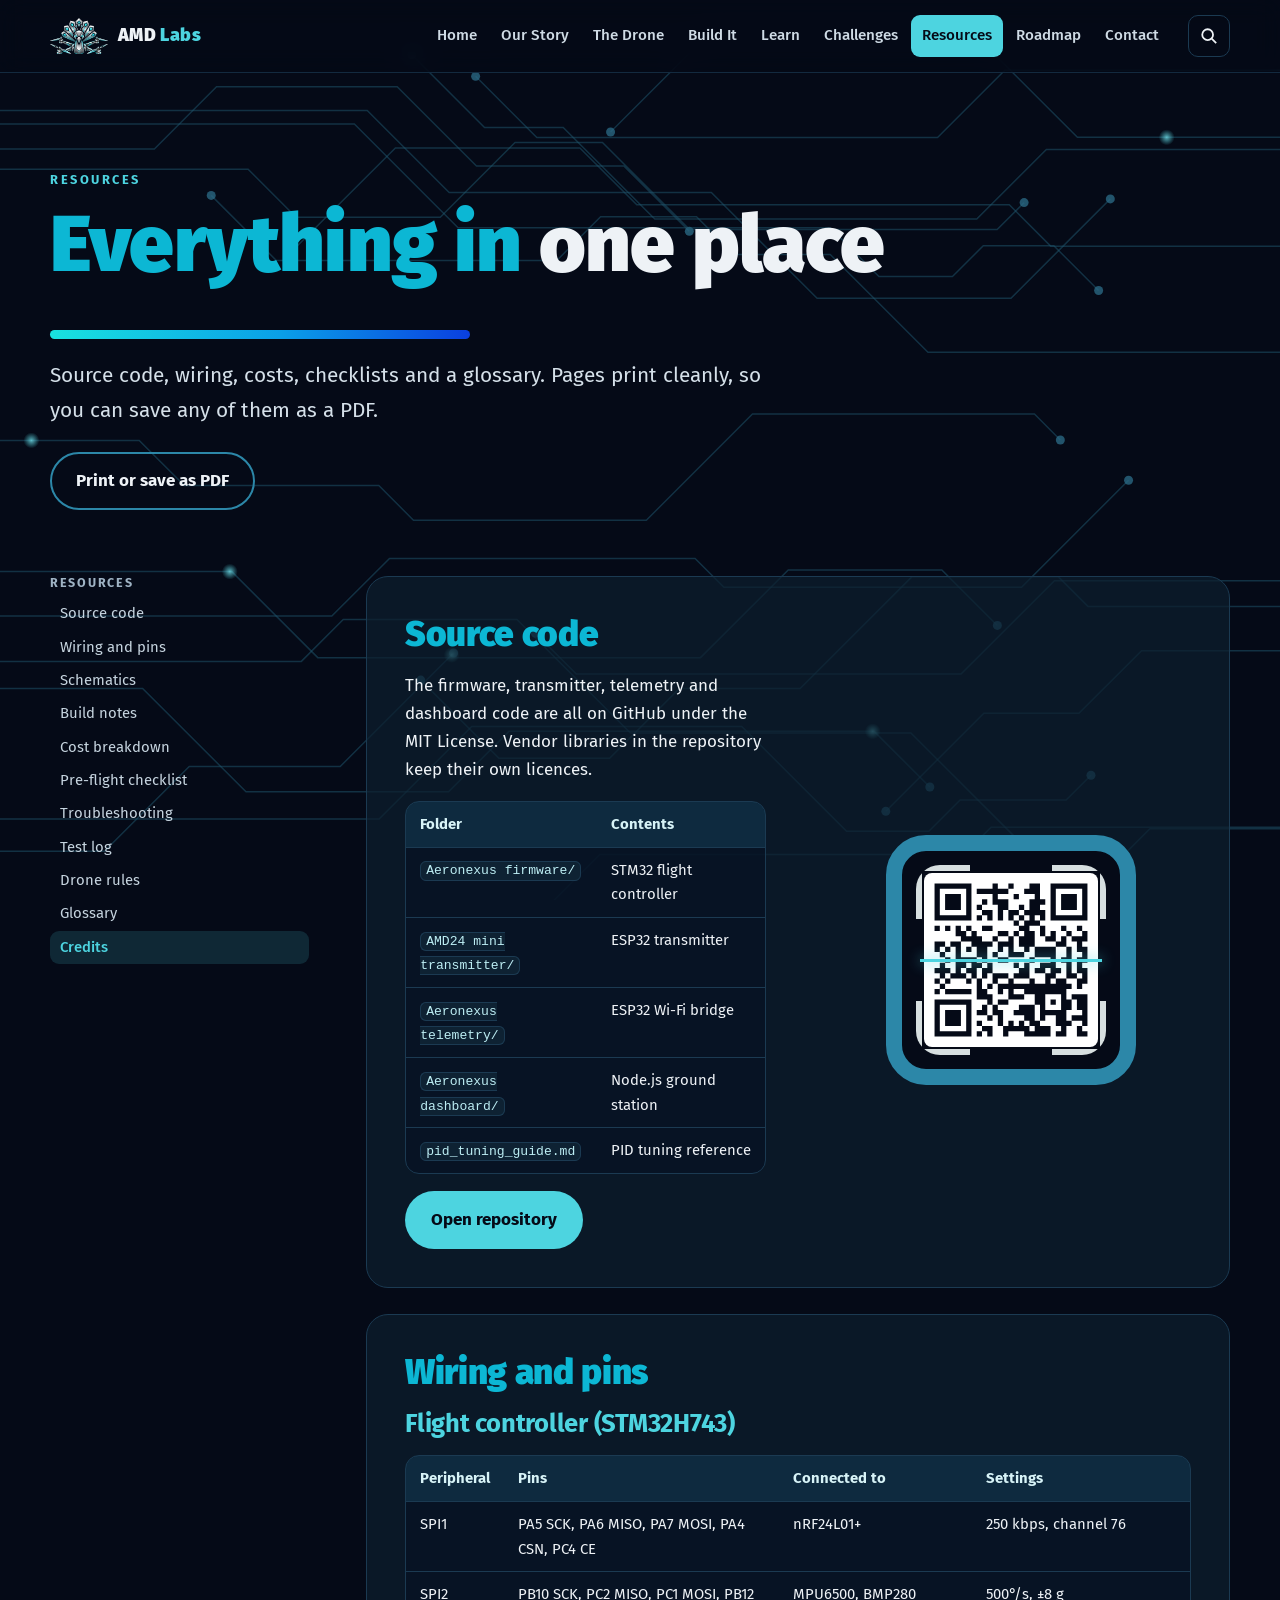
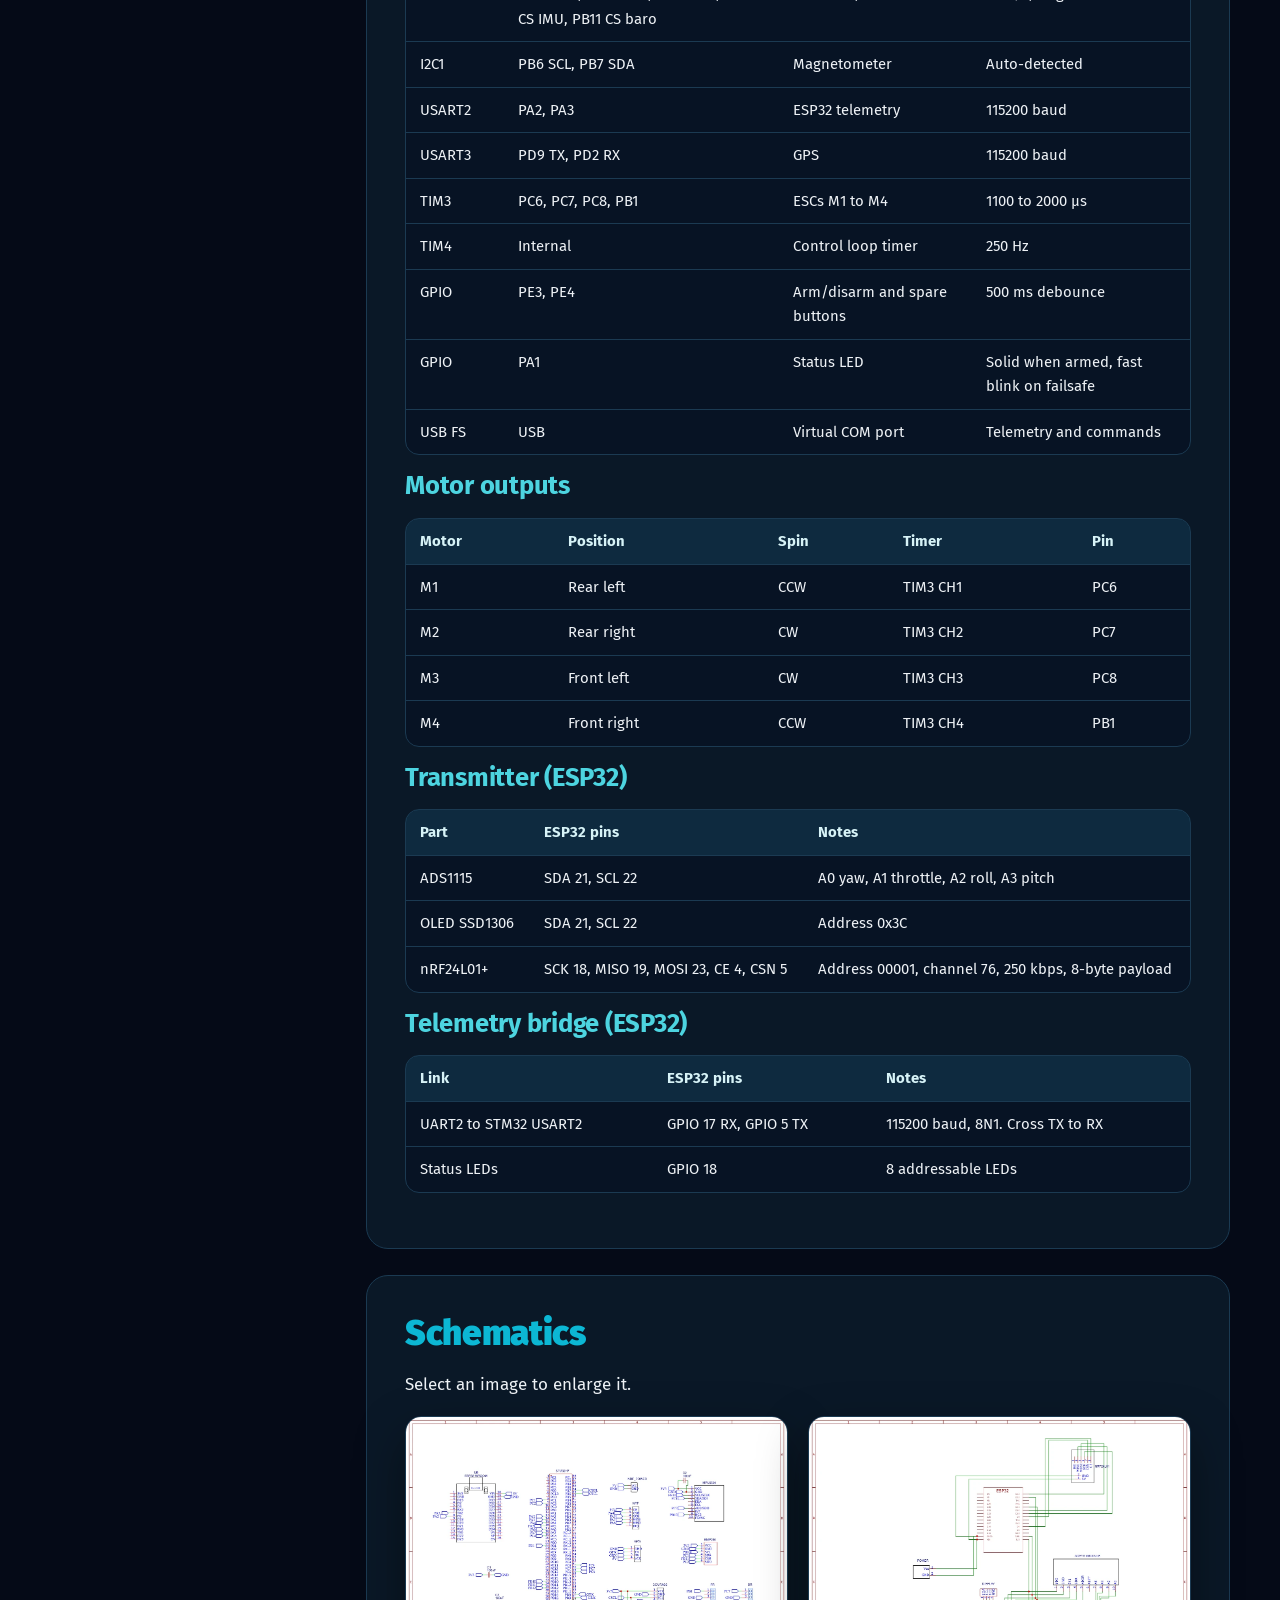
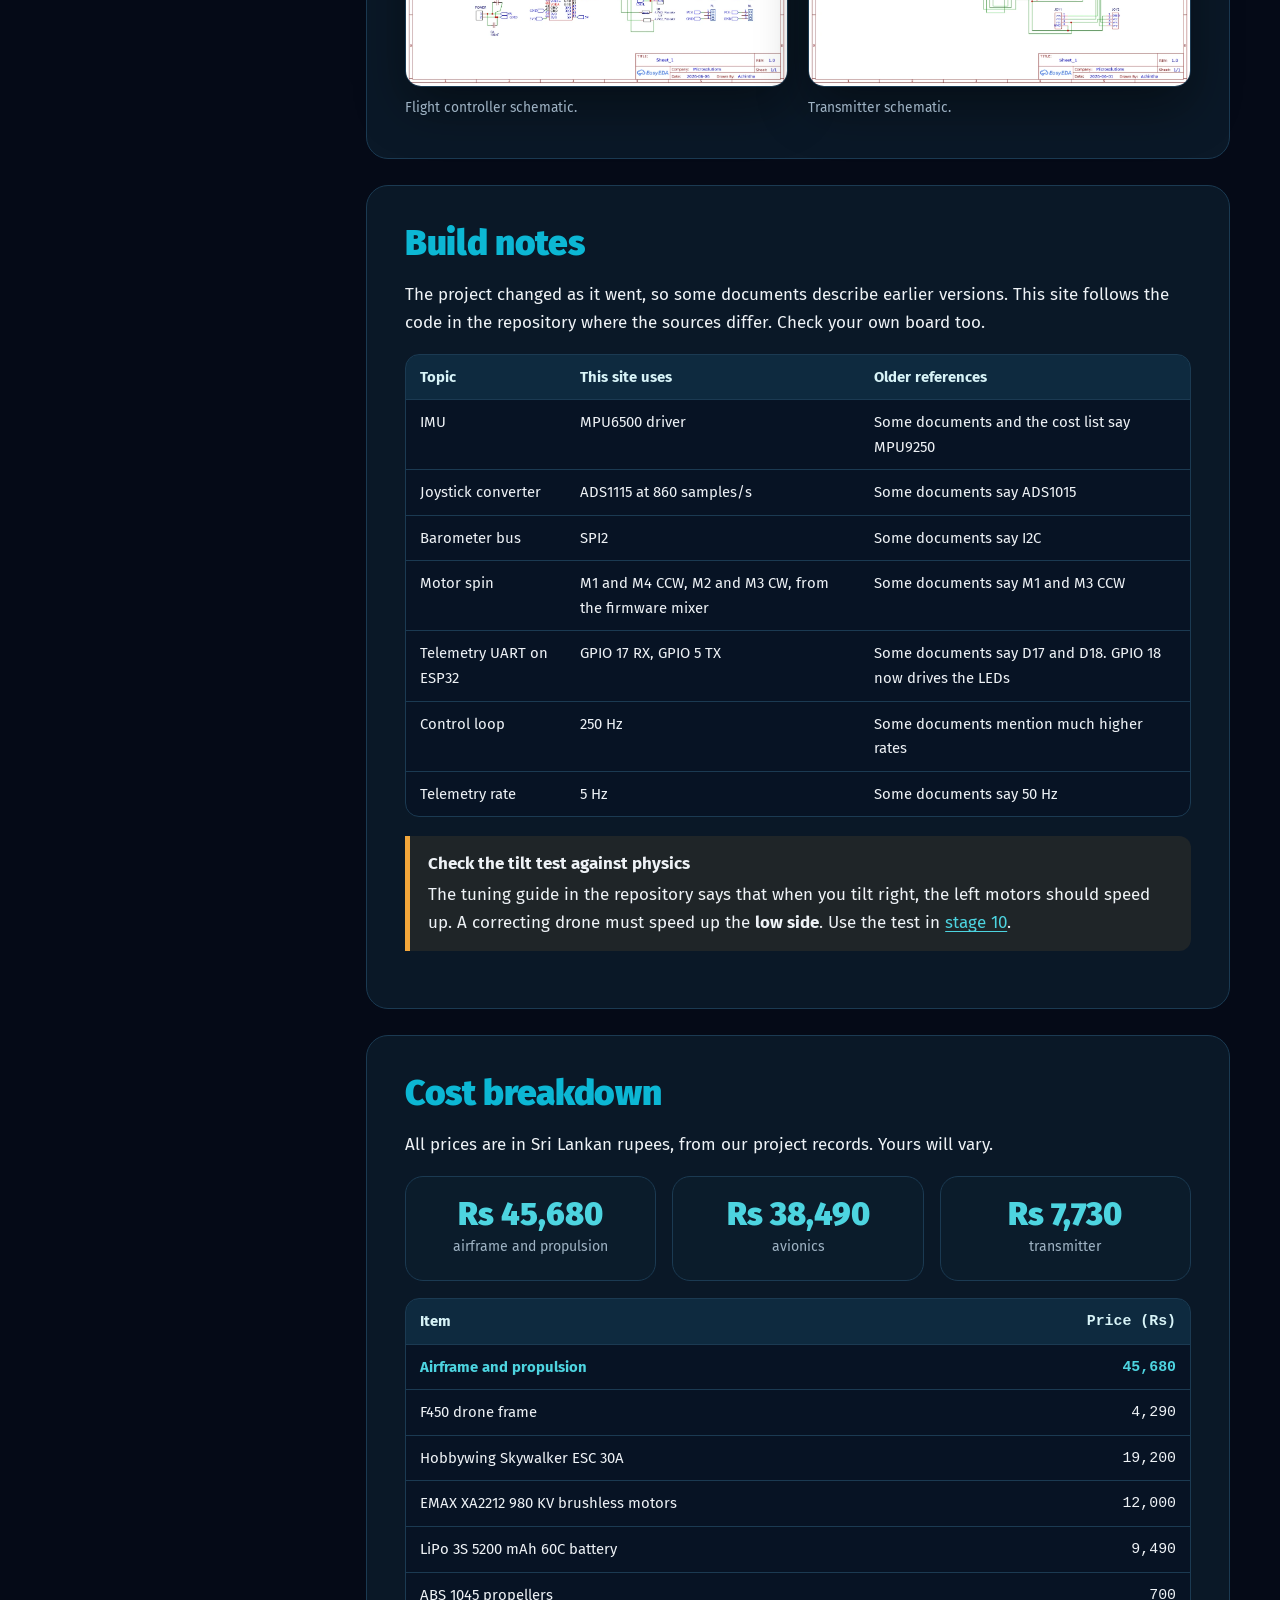
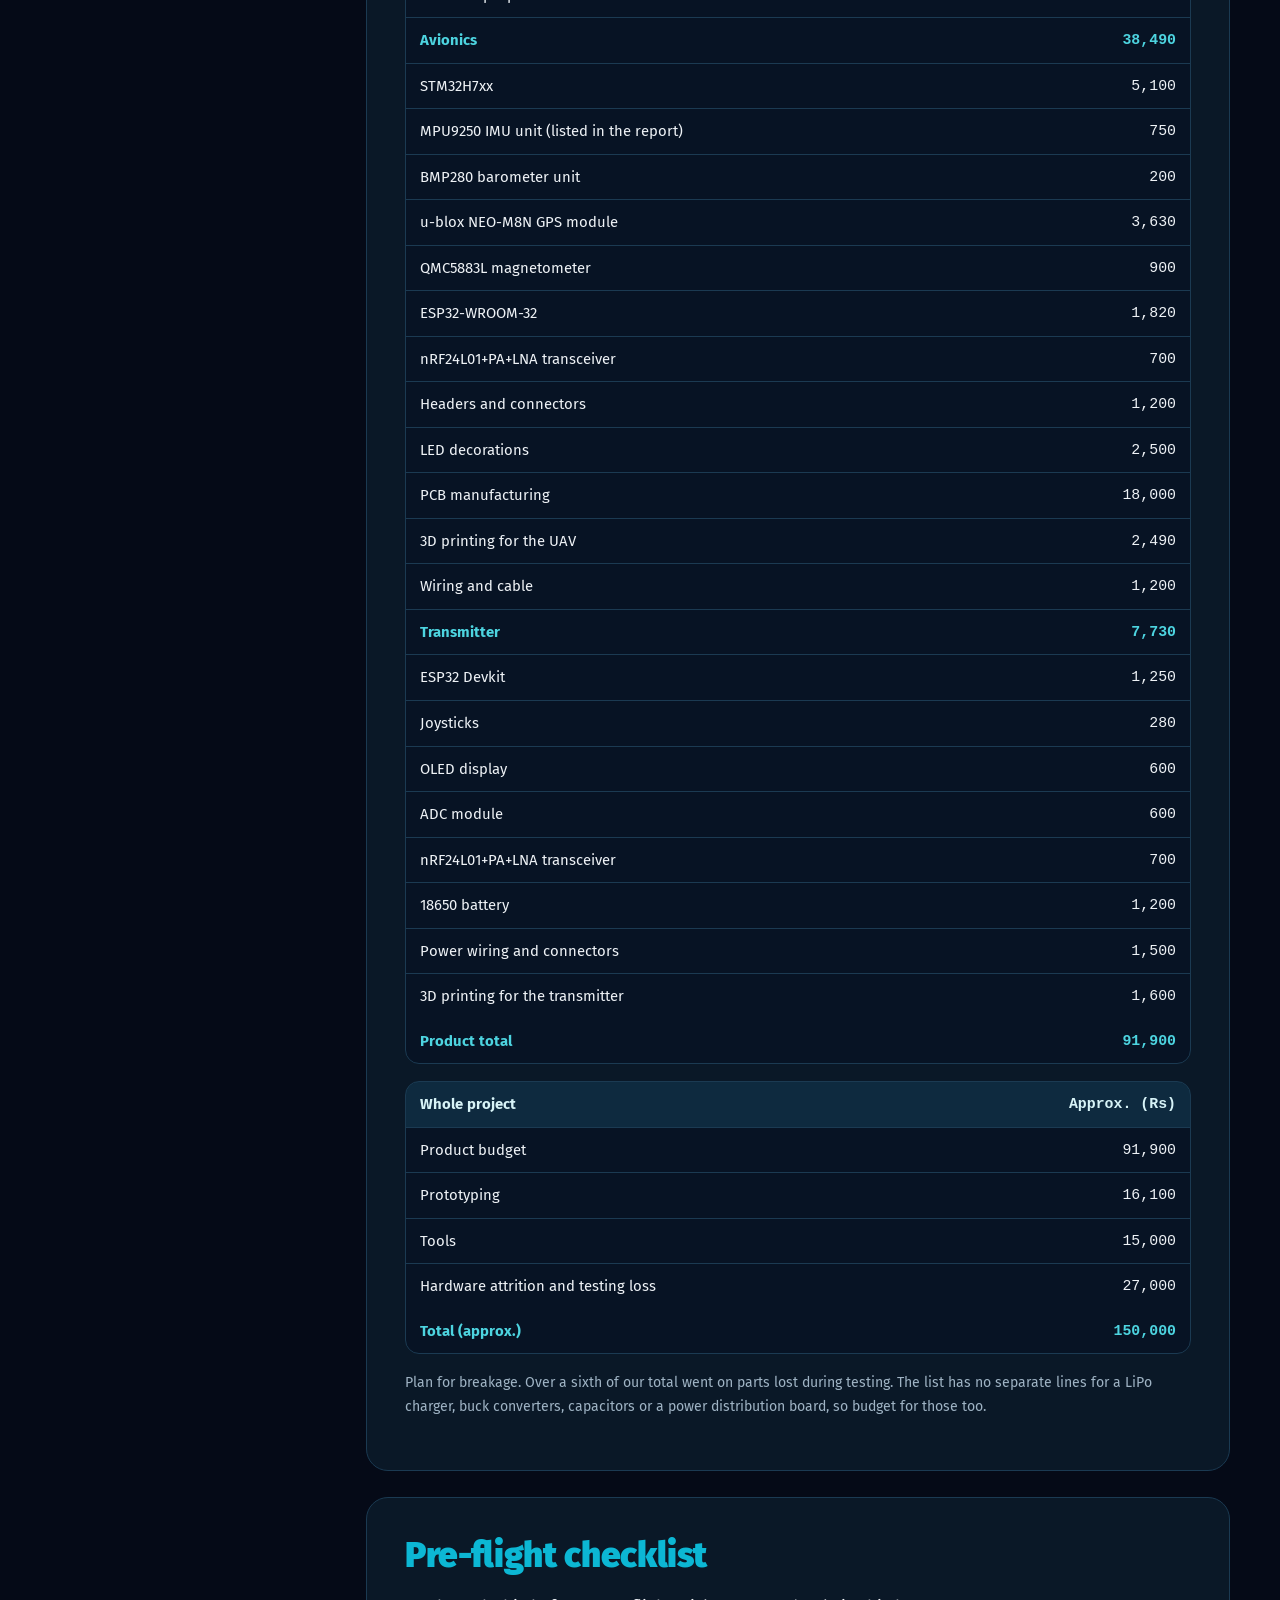
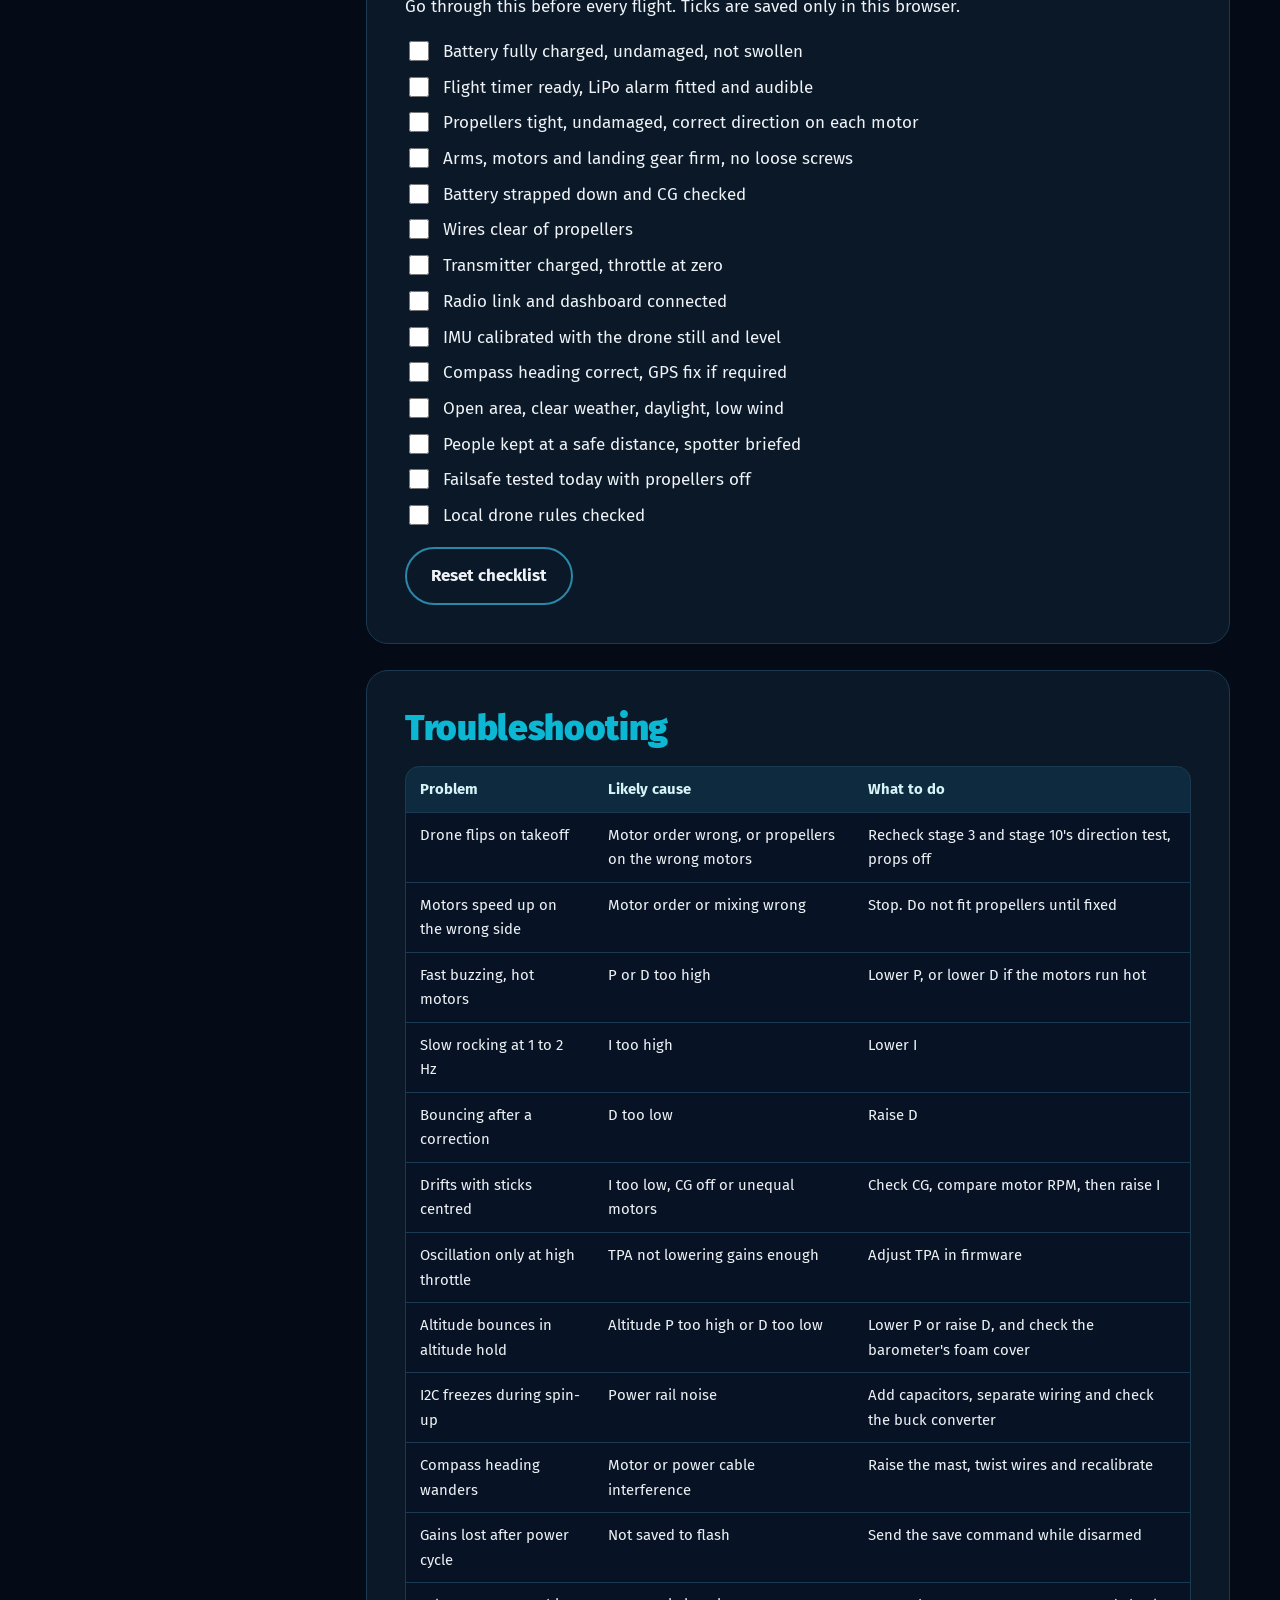
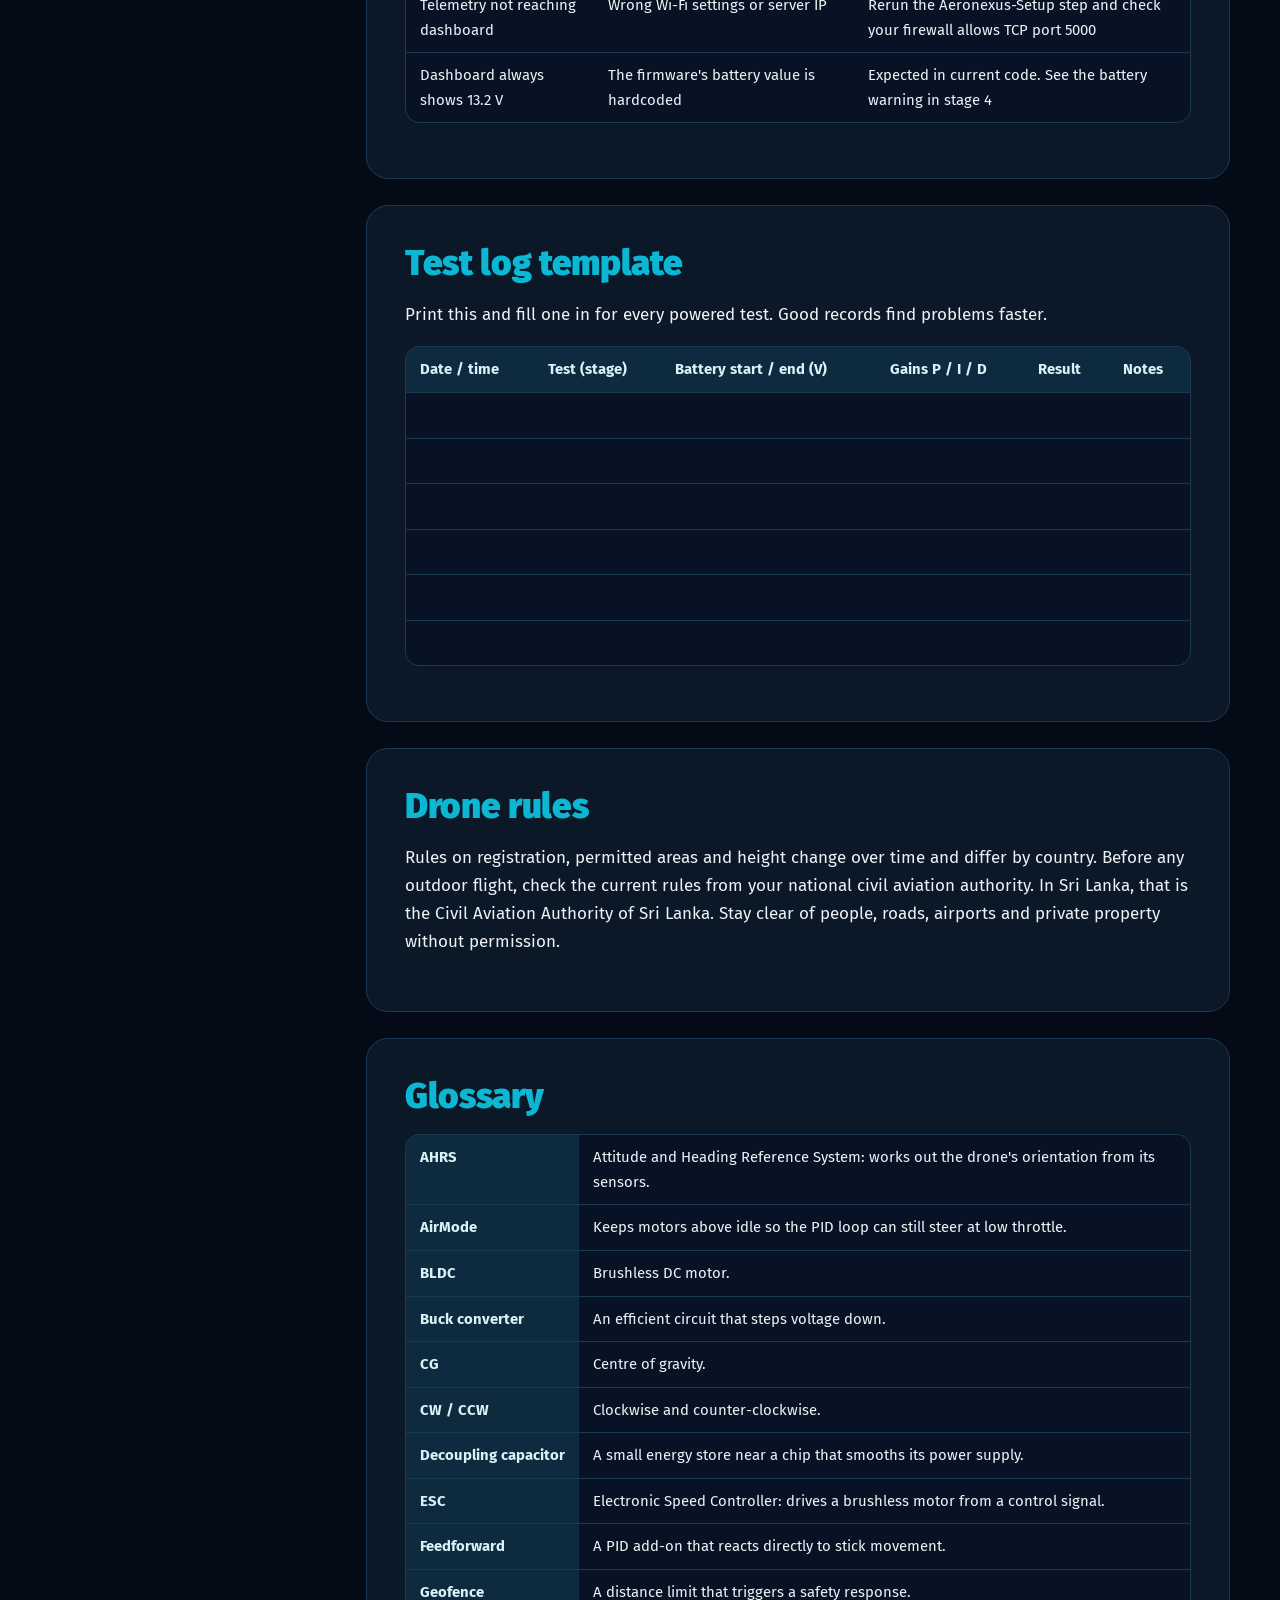
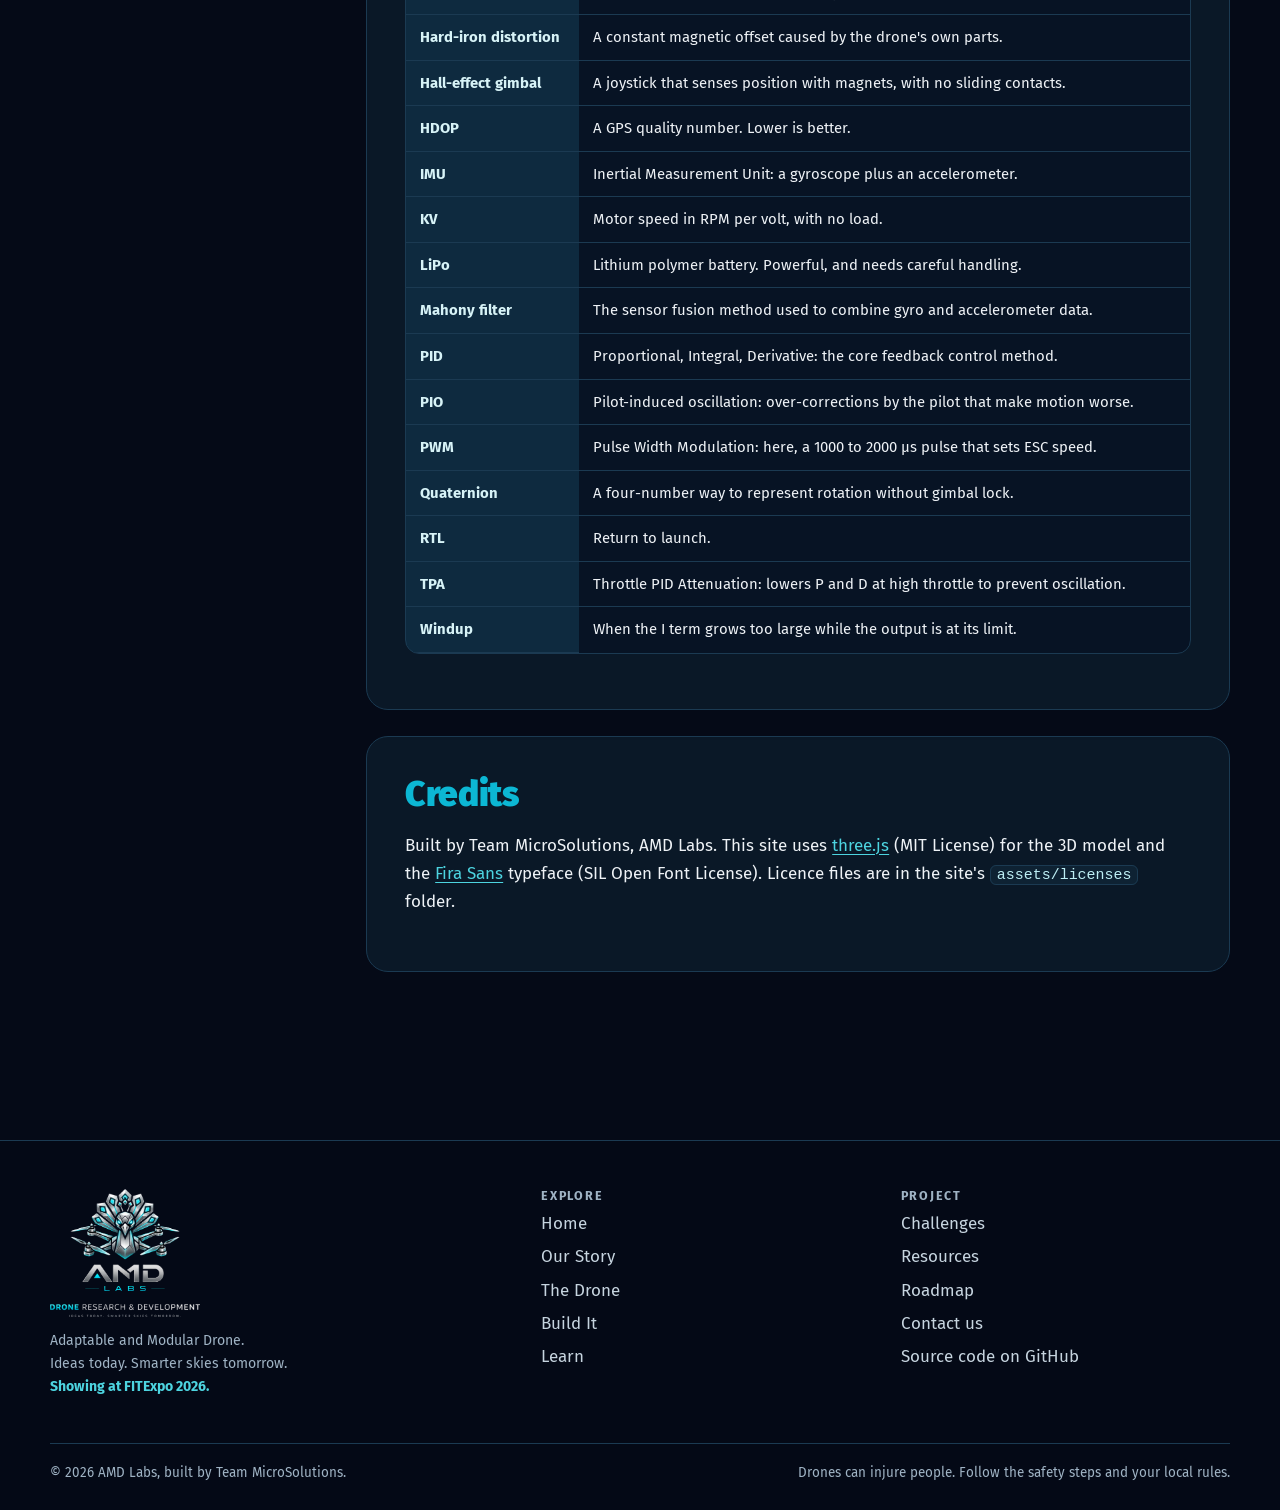
<file: resources.html>
<!doctype html>
<html lang="en">
<head>
<meta charset="utf-8">
<meta name="viewport" content="width=device-width,initial-scale=1">
<title>Resources | AMD Labs</title>
<meta name="description" content="Source code, wiring and pin tables, schematics, cost breakdown, pre-flight checklist, troubleshooting and glossary for AMD24.">
<meta name="theme-color" content="#050a17">
<meta property="og:title" content="Resources | AMD Labs">
<meta property="og:description" content="Source code, wiring and pin tables, schematics, cost breakdown, pre-flight checklist, troubleshooting and glossary for AMD24.">
<meta property="og:type" content="website">
<meta property="og:image" content="assets/img/og-image.png">
<link rel="icon" type="image/png" href="assets/img/favicon.png">
<link rel="apple-touch-icon" href="assets/img/apple-touch-icon.png">
<link rel="stylesheet" href="assets/css/style.css">

<script src="assets/js/search-index.js" defer></script>
<script src="assets/js/main.js" defer></script>

</head>
<body data-page="resources">
<a class="skip" href="#main">Skip to content</a>
<canvas id="circuit" aria-hidden="true"></canvas>
<div class="scrollbar" aria-hidden="true"></div>
<header class="site-head">
  <div class="wrap head-in">
    <a class="brand" href="index.html"><img src="assets/img/logo-mark.webp" width="420" height="256" alt=""><span>AMD <span>Labs</span></span></a>
    <button class="icon-btn menu-btn" aria-label="Open menu" aria-expanded="false"><svg width="20" height="20" viewBox="0 0 20 20" fill="none" stroke="currentColor" stroke-width="2"><path d="M2 5h16M2 10h16M2 15h16"/></svg></button>
    <nav class="nav" aria-label="Main"><a href="index.html">Home</a><a href="story.html">Our Story</a><a href="drone.html">The Drone</a><a href="build.html">Build It</a><a href="learn.html">Learn</a><a href="challenges.html">Challenges</a><a href="resources.html" aria-current=page>Resources</a><a href="roadmap.html">Roadmap</a><a href="contact.html">Contact</a></nav>
    <button class="icon-btn search-btn" aria-label="Search this site"><svg width="18" height="18" viewBox="0 0 20 20" fill="none" stroke="currentColor" stroke-width="2"><circle cx="8.5" cy="8.5" r="6"/><path d="M13 13l5 5"/></svg></button>
  </div>
</header>
<main id="main">
<section class="page-hero"><div class="wrap"><p class="eyebrow rv">Resources</p><h1 class="rv">Everything in<em> one place</em></h1><div class="bar rv"></div><p class="lead rv">Source code, wiring, costs, checklists and a glossary. Pages print cleanly, so you can save any of them as a PDF.</p><div class="btns rv no-print"><button class="btn btn-g" data-print>Print or save as PDF</button></div></div></section>
<section style="padding-top:10px"><div class="wrap doc">
<aside class="side"><details open><summary>On this page</summary><h4>Resources</h4><ul>
 <li><a href="#code">Source code</a></li><li><a href="#wiring">Wiring and pins</a></li><li><a href="#schem">Schematics</a></li><li><a href="#notes">Build notes</a></li><li><a href="#cost">Cost breakdown</a></li><li><a href="#preflight">Pre-flight checklist</a></li><li><a href="#trouble">Troubleshooting</a></li><li><a href="#log">Test log</a></li><li><a href="#rules">Drone rules</a></li><li><a href="#gloss">Glossary</a></li><li><a href="#credits">Credits</a></li></ul></details></aside>
<div>
<div class="stage-block rv" id="code"><h2>Source code</h2>
 <div class="split"><div><p>The firmware, transmitter, telemetry and dashboard code are all on GitHub under the MIT License. Vendor libraries in the repository keep their own licences.</p>
 <div class="table-wrap"><table><thead><tr><th>Folder</th><th>Contents</th></tr></thead><tbody><tr><td><code>Aeronexus firmware/</code></td><td>STM32 flight controller</td></tr><tr><td><code>AMD24 mini transmitter/</code></td><td>ESP32 transmitter</td></tr><tr><td><code>Aeronexus telemetry/</code></td><td>ESP32 Wi-Fi bridge</td></tr><tr><td><code>Aeronexus dashboard/</code></td><td>Node.js ground station</td></tr><tr><td><code>pid_tuning_guide.md</code></td><td>PID tuning reference</td></tr></tbody></table></div>
 <a class="btn btn-p" href="https://github.com/Kaveesha-04/UAV" rel="noopener">Open repository</a></div>
 <div class="scan" style="max-width:250px;border-width:16px;border-radius:40px;padding:22px"><img src="assets/img/qr-repo.svg" alt="QR code to the AMD24 GitHub repository" width="200" height="200" loading="lazy"></div></div></div>

<div class="stage-block rv" id="wiring"><h2>Wiring and pins</h2><h3>Flight controller (STM32H743)</h3>
 <div class="table-wrap stack"><table><thead><tr><th>Peripheral</th><th>Pins</th><th>Connected to</th><th>Settings</th></tr></thead><tbody><tr><td data-label="Peripheral">SPI1</td><td data-label="Pins">PA5 SCK, PA6 MISO, PA7 MOSI, PA4 CSN, PC4 CE</td><td data-label="Connected to">nRF24L01+</td><td data-label="Settings">250 kbps, channel 76</td></tr><tr><td data-label="Peripheral">SPI2</td><td data-label="Pins">PB10 SCK, PC2 MISO, PC1 MOSI, PB12 CS IMU, PB11 CS baro</td><td data-label="Connected to">MPU6500, BMP280</td><td data-label="Settings">500°/s, ±8 g</td></tr><tr><td data-label="Peripheral">I2C1</td><td data-label="Pins">PB6 SCL, PB7 SDA</td><td data-label="Connected to">Magnetometer</td><td data-label="Settings">Auto-detected</td></tr><tr><td data-label="Peripheral">USART2</td><td data-label="Pins">PA2, PA3</td><td data-label="Connected to">ESP32 telemetry</td><td data-label="Settings">115200 baud</td></tr><tr><td data-label="Peripheral">USART3</td><td data-label="Pins">PD9 TX, PD2 RX</td><td data-label="Connected to">GPS</td><td data-label="Settings">115200 baud</td></tr><tr><td data-label="Peripheral">TIM3</td><td data-label="Pins">PC6, PC7, PC8, PB1</td><td data-label="Connected to">ESCs M1 to M4</td><td data-label="Settings">1100 to 2000 µs</td></tr><tr><td data-label="Peripheral">TIM4</td><td data-label="Pins">Internal</td><td data-label="Connected to">Control loop timer</td><td data-label="Settings">250 Hz</td></tr><tr><td data-label="Peripheral">GPIO</td><td data-label="Pins">PE3, PE4</td><td data-label="Connected to">Arm/disarm and spare buttons</td><td data-label="Settings">500 ms debounce</td></tr><tr><td data-label="Peripheral">GPIO</td><td data-label="Pins">PA1</td><td data-label="Connected to">Status LED</td><td data-label="Settings">Solid when armed, fast blink on failsafe</td></tr><tr><td data-label="Peripheral">USB FS</td><td data-label="Pins">USB</td><td data-label="Connected to">Virtual COM port</td><td data-label="Settings">Telemetry and commands</td></tr></tbody></table></div>
 <h3>Motor outputs</h3>
 <div class="table-wrap stack"><table><thead><tr><th>Motor</th><th>Position</th><th>Spin</th><th>Timer</th><th>Pin</th></tr></thead><tbody><tr><td data-label="Motor">M1</td><td data-label="Position">Rear left</td><td data-label="Spin">CCW</td><td data-label="Timer">TIM3 CH1</td><td data-label="Pin">PC6</td></tr><tr><td data-label="Motor">M2</td><td data-label="Position">Rear right</td><td data-label="Spin">CW</td><td data-label="Timer">TIM3 CH2</td><td data-label="Pin">PC7</td></tr><tr><td data-label="Motor">M3</td><td data-label="Position">Front left</td><td data-label="Spin">CW</td><td data-label="Timer">TIM3 CH3</td><td data-label="Pin">PC8</td></tr><tr><td data-label="Motor">M4</td><td data-label="Position">Front right</td><td data-label="Spin">CCW</td><td data-label="Timer">TIM3 CH4</td><td data-label="Pin">PB1</td></tr></tbody></table></div>
 <h3>Transmitter (ESP32)</h3>
 <div class="table-wrap stack"><table><thead><tr><th>Part</th><th>ESP32 pins</th><th>Notes</th></tr></thead><tbody><tr><td data-label="Part">ADS1115</td><td data-label="ESP32 pins">SDA 21, SCL 22</td><td data-label="Notes">A0 yaw, A1 throttle, A2 roll, A3 pitch</td></tr><tr><td data-label="Part">OLED SSD1306</td><td data-label="ESP32 pins">SDA 21, SCL 22</td><td data-label="Notes">Address 0x3C</td></tr><tr><td data-label="Part">nRF24L01+</td><td data-label="ESP32 pins">SCK 18, MISO 19, MOSI 23, CE 4, CSN 5</td><td data-label="Notes">Address 00001, channel 76, 250 kbps, 8-byte payload</td></tr></tbody></table></div>
 <h3>Telemetry bridge (ESP32)</h3>
 <div class="table-wrap stack"><table><thead><tr><th>Link</th><th>ESP32 pins</th><th>Notes</th></tr></thead><tbody><tr><td data-label="Link">UART2 to STM32 USART2</td><td data-label="ESP32 pins">GPIO 17 RX, GPIO 5 TX</td><td data-label="Notes">115200 baud, 8N1. Cross TX to RX</td></tr><tr><td data-label="Link">Status LEDs</td><td data-label="ESP32 pins">GPIO 18</td><td data-label="Notes">8 addressable LEDs</td></tr></tbody></table></div>
</div>

<div class="stage-block rv" id="schem"><h2>Schematics</h2><p>Select an image to enlarge it.</p><div class="gallery">
 <figure class="rv"><button class="zoom" aria-label="Enlarge: Flight controller schematic"><span class="shot" style="display:block"><img src="assets/img/schematic-fc.webp" alt="Flight controller schematic" loading="lazy" width="1169" height="827"></span></button><figcaption>Flight controller schematic.</figcaption></figure>
 <figure class="rv"><button class="zoom" aria-label="Enlarge: Transmitter schematic"><span class="shot" style="display:block"><img src="assets/img/schematic-tx.webp" alt="Transmitter schematic" loading="lazy" width="1169" height="827"></span></button><figcaption>Transmitter schematic.</figcaption></figure></div></div>

<div class="stage-block rv" id="notes"><h2>Build notes</h2>
 <p>The project changed as it went, so some documents describe earlier versions. This site follows the code in the repository where the sources differ. Check your own board too.</p>
 <div class="table-wrap stack"><table><thead><tr><th>Topic</th><th>This site uses</th><th>Older references</th></tr></thead><tbody><tr><td data-label="Topic">IMU</td><td data-label="This site uses">MPU6500 driver</td><td data-label="Older references">Some documents and the cost list say MPU9250</td></tr><tr><td data-label="Topic">Joystick converter</td><td data-label="This site uses">ADS1115 at 860 samples/s</td><td data-label="Older references">Some documents say ADS1015</td></tr><tr><td data-label="Topic">Barometer bus</td><td data-label="This site uses">SPI2</td><td data-label="Older references">Some documents say I2C</td></tr><tr><td data-label="Topic">Motor spin</td><td data-label="This site uses">M1 and M4 CCW, M2 and M3 CW, from the firmware mixer</td><td data-label="Older references">Some documents say M1 and M3 CCW</td></tr><tr><td data-label="Topic">Telemetry UART on ESP32</td><td data-label="This site uses">GPIO 17 RX, GPIO 5 TX</td><td data-label="Older references">Some documents say D17 and D18. GPIO 18 now drives the LEDs</td></tr><tr><td data-label="Topic">Control loop</td><td data-label="This site uses">250 Hz</td><td data-label="Older references">Some documents mention much higher rates</td></tr><tr><td data-label="Topic">Telemetry rate</td><td data-label="This site uses">5 Hz</td><td data-label="Older references">Some documents say 50 Hz</td></tr></tbody></table></div>
 <div class="callout warn"><b>Check the tilt test against physics</b><p>The tuning guide in the repository says that when you tilt right, the left motors should speed up. A correcting drone must speed up the <b>low side</b>. Use the test in <a href="build.html#s10">stage 10</a>.</p></div>
</div>

<div class="stage-block rv" id="cost"><h2>Cost breakdown</h2><p>All prices are in Sri Lankan rupees, from our project records. Yours will vary.</p>
 <div class="stats" style="margin-bottom:1em"><div class="stat"><b data-count="45680" data-prefix="Rs ">Rs 45,680</b><span>airframe and propulsion</span></div><div class="stat"><b data-count="38490" data-prefix="Rs ">Rs 38,490</b><span>avionics</span></div><div class="stat"><b data-count="7730" data-prefix="Rs ">Rs 7,730</b><span>transmitter</span></div></div>
 <div class="table-wrap"><table><thead><tr><th>Item</th><th class=num>Price (Rs)</th></tr></thead><tbody><tr><td><b class='c'>Airframe and propulsion</b></td><td class=num><b class='c'>45,680</b></td></tr><tr><td>F450 drone frame</td><td class=num>4,290</td></tr><tr><td>Hobbywing Skywalker ESC 30A</td><td class=num>19,200</td></tr><tr><td>EMAX XA2212 980 KV brushless motors</td><td class=num>12,000</td></tr><tr><td>LiPo 3S 5200 mAh 60C battery</td><td class=num>9,490</td></tr><tr><td>ABS 1045 propellers</td><td class=num>700</td></tr><tr><td><b class='c'>Avionics</b></td><td class=num><b class='c'>38,490</b></td></tr><tr><td>STM32H7xx</td><td class=num>5,100</td></tr><tr><td>MPU9250 IMU unit (listed in the report)</td><td class=num>750</td></tr><tr><td>BMP280 barometer unit</td><td class=num>200</td></tr><tr><td>u-blox NEO-M8N GPS module</td><td class=num>3,630</td></tr><tr><td>QMC5883L magnetometer</td><td class=num>900</td></tr><tr><td>ESP32-WROOM-32</td><td class=num>1,820</td></tr><tr><td>nRF24L01+PA+LNA transceiver</td><td class=num>700</td></tr><tr><td>Headers and connectors</td><td class=num>1,200</td></tr><tr><td>LED decorations</td><td class=num>2,500</td></tr><tr><td>PCB manufacturing</td><td class=num>18,000</td></tr><tr><td>3D printing for the UAV</td><td class=num>2,490</td></tr><tr><td>Wiring and cable</td><td class=num>1,200</td></tr><tr><td><b class='c'>Transmitter</b></td><td class=num><b class='c'>7,730</b></td></tr><tr><td>ESP32 Devkit</td><td class=num>1,250</td></tr><tr><td>Joysticks</td><td class=num>280</td></tr><tr><td>OLED display</td><td class=num>600</td></tr><tr><td>ADC module</td><td class=num>600</td></tr><tr><td>nRF24L01+PA+LNA transceiver</td><td class=num>700</td></tr><tr><td>18650 battery</td><td class=num>1,200</td></tr><tr><td>Power wiring and connectors</td><td class=num>1,500</td></tr><tr><td>3D printing for the transmitter</td><td class=num>1,600</td></tr></tbody><tfoot><tr><td>Product total</td><td class=num>91,900</td></tr></tfoot></table></div>
 <div class="table-wrap"><table><thead><tr><th>Whole project</th><th class=num>Approx. (Rs)</th></tr></thead><tbody><tr><td>Product budget</td><td class=num>91,900</td></tr><tr><td>Prototyping</td><td class=num>16,100</td></tr><tr><td>Tools</td><td class=num>15,000</td></tr><tr><td>Hardware attrition and testing loss</td><td class=num>27,000</td></tr></tbody><tfoot><tr><td>Total (approx.)</td><td class=num>150,000</td></tr></tfoot></table></div>
 <p class="small muted">Plan for breakage. Over a sixth of our total went on parts lost during testing. The list has no separate lines for a LiPo charger, buck converters, capacitors or a power distribution board, so budget for those too.</p>
</div>

<div class="stage-block rv" id="preflight"><h2>Pre-flight checklist</h2><p>Go through this before every flight. Ticks are saved only in this browser.</p><ul class="checks"><li><label><input type="checkbox" id="pf0"><span>Battery fully charged, undamaged, not swollen</span></label></li><li><label><input type="checkbox" id="pf1"><span>Flight timer ready, LiPo alarm fitted and audible</span></label></li><li><label><input type="checkbox" id="pf2"><span>Propellers tight, undamaged, correct direction on each motor</span></label></li><li><label><input type="checkbox" id="pf3"><span>Arms, motors and landing gear firm, no loose screws</span></label></li><li><label><input type="checkbox" id="pf4"><span>Battery strapped down and CG checked</span></label></li><li><label><input type="checkbox" id="pf5"><span>Wires clear of propellers</span></label></li><li><label><input type="checkbox" id="pf6"><span>Transmitter charged, throttle at zero</span></label></li><li><label><input type="checkbox" id="pf7"><span>Radio link and dashboard connected</span></label></li><li><label><input type="checkbox" id="pf8"><span>IMU calibrated with the drone still and level</span></label></li><li><label><input type="checkbox" id="pf9"><span>Compass heading correct, GPS fix if required</span></label></li><li><label><input type="checkbox" id="pf10"><span>Open area, clear weather, daylight, low wind</span></label></li><li><label><input type="checkbox" id="pf11"><span>People kept at a safe distance, spotter briefed</span></label></li><li><label><input type="checkbox" id="pf12"><span>Failsafe tested today with propellers off</span></label></li><li><label><input type="checkbox" id="pf13"><span>Local drone rules checked</span></label></li></ul><button class="btn btn-g no-print" data-reset-checks>Reset checklist</button></div>

<div class="stage-block rv" id="trouble"><h2>Troubleshooting</h2><div class="table-wrap stack"><table><thead><tr><th>Problem</th><th>Likely cause</th><th>What to do</th></tr></thead><tbody><tr><td data-label="Problem">Drone flips on takeoff</td><td data-label="Likely cause">Motor order wrong, or propellers on the wrong motors</td><td data-label="What to do">Recheck stage 3 and stage 10's direction test, props off</td></tr><tr><td data-label="Problem">Motors speed up on the wrong side</td><td data-label="Likely cause">Motor order or mixing wrong</td><td data-label="What to do">Stop. Do not fit propellers until fixed</td></tr><tr><td data-label="Problem">Fast buzzing, hot motors</td><td data-label="Likely cause">P or D too high</td><td data-label="What to do">Lower P, or lower D if the motors run hot</td></tr><tr><td data-label="Problem">Slow rocking at 1 to 2 Hz</td><td data-label="Likely cause">I too high</td><td data-label="What to do">Lower I</td></tr><tr><td data-label="Problem">Bouncing after a correction</td><td data-label="Likely cause">D too low</td><td data-label="What to do">Raise D</td></tr><tr><td data-label="Problem">Drifts with sticks centred</td><td data-label="Likely cause">I too low, CG off or unequal motors</td><td data-label="What to do">Check CG, compare motor RPM, then raise I</td></tr><tr><td data-label="Problem">Oscillation only at high throttle</td><td data-label="Likely cause">TPA not lowering gains enough</td><td data-label="What to do">Adjust TPA in firmware</td></tr><tr><td data-label="Problem">Altitude bounces in altitude hold</td><td data-label="Likely cause">Altitude P too high or D too low</td><td data-label="What to do">Lower P or raise D, and check the barometer's foam cover</td></tr><tr><td data-label="Problem">I2C freezes during spin-up</td><td data-label="Likely cause">Power rail noise</td><td data-label="What to do">Add capacitors, separate wiring and check the buck converter</td></tr><tr><td data-label="Problem">Compass heading wanders</td><td data-label="Likely cause">Motor or power cable interference</td><td data-label="What to do">Raise the mast, twist wires and recalibrate</td></tr><tr><td data-label="Problem">Gains lost after power cycle</td><td data-label="Likely cause">Not saved to flash</td><td data-label="What to do">Send the save command while disarmed</td></tr><tr><td data-label="Problem">Telemetry not reaching dashboard</td><td data-label="Likely cause">Wrong Wi-Fi settings or server IP</td><td data-label="What to do">Rerun the Aeronexus-Setup step and check your firewall allows TCP port 5000</td></tr><tr><td data-label="Problem">Dashboard always shows 13.2 V</td><td data-label="Likely cause">The firmware's battery value is hardcoded</td><td data-label="What to do">Expected in current code. See the battery warning in stage 4</td></tr></tbody></table></div></div>

<div class="stage-block rv" id="log"><h2>Test log template</h2><p>Print this and fill one in for every powered test. Good records find problems faster.</p>
 <div class="table-wrap"><table><thead><tr><th>Date / time</th><th>Test (stage)</th><th>Battery start / end (V)</th><th>Gains P / I / D</th><th>Result</th><th>Notes</th></tr></thead><tbody><tr><td>&nbsp;</td><td></td><td></td><td></td><td></td><td></td></tr><tr><td>&nbsp;</td><td></td><td></td><td></td><td></td><td></td></tr><tr><td>&nbsp;</td><td></td><td></td><td></td><td></td><td></td></tr><tr><td>&nbsp;</td><td></td><td></td><td></td><td></td><td></td></tr><tr><td>&nbsp;</td><td></td><td></td><td></td><td></td><td></td></tr><tr><td>&nbsp;</td><td></td><td></td><td></td><td></td><td></td></tr></tbody></table></div></div>

<div class="stage-block rv" id="rules"><h2>Drone rules</h2><p>Rules on registration, permitted areas and height change over time and differ by country. Before any outdoor flight, check the current rules from your national civil aviation authority. In Sri Lanka, that is the Civil Aviation Authority of Sri Lanka. Stay clear of people, roads, airports and private property without permission.</p></div>

<div class="stage-block rv" id="gloss"><h2>Glossary</h2><div class="table-wrap"><table><tbody><tr><th scope=row>AHRS</th><td>Attitude and Heading Reference System: works out the drone's orientation from its sensors.</td></tr><tr><th scope=row>AirMode</th><td>Keeps motors above idle so the PID loop can still steer at low throttle.</td></tr><tr><th scope=row>BLDC</th><td>Brushless DC motor.</td></tr><tr><th scope=row>Buck converter</th><td>An efficient circuit that steps voltage down.</td></tr><tr><th scope=row>CG</th><td>Centre of gravity.</td></tr><tr><th scope=row>CW / CCW</th><td>Clockwise and counter-clockwise.</td></tr><tr><th scope=row>Decoupling capacitor</th><td>A small energy store near a chip that smooths its power supply.</td></tr><tr><th scope=row>ESC</th><td>Electronic Speed Controller: drives a brushless motor from a control signal.</td></tr><tr><th scope=row>Feedforward</th><td>A PID add-on that reacts directly to stick movement.</td></tr><tr><th scope=row>Geofence</th><td>A distance limit that triggers a safety response.</td></tr><tr><th scope=row>Hard-iron distortion</th><td>A constant magnetic offset caused by the drone's own parts.</td></tr><tr><th scope=row>Hall-effect gimbal</th><td>A joystick that senses position with magnets, with no sliding contacts.</td></tr><tr><th scope=row>HDOP</th><td>A GPS quality number. Lower is better.</td></tr><tr><th scope=row>IMU</th><td>Inertial Measurement Unit: a gyroscope plus an accelerometer.</td></tr><tr><th scope=row>KV</th><td>Motor speed in RPM per volt, with no load.</td></tr><tr><th scope=row>LiPo</th><td>Lithium polymer battery. Powerful, and needs careful handling.</td></tr><tr><th scope=row>Mahony filter</th><td>The sensor fusion method used to combine gyro and accelerometer data.</td></tr><tr><th scope=row>PID</th><td>Proportional, Integral, Derivative: the core feedback control method.</td></tr><tr><th scope=row>PIO</th><td>Pilot-induced oscillation: over-corrections by the pilot that make motion worse.</td></tr><tr><th scope=row>PWM</th><td>Pulse Width Modulation: here, a 1000 to 2000 µs pulse that sets ESC speed.</td></tr><tr><th scope=row>Quaternion</th><td>A four-number way to represent rotation without gimbal lock.</td></tr><tr><th scope=row>RTL</th><td>Return to launch.</td></tr><tr><th scope=row>TPA</th><td>Throttle PID Attenuation: lowers P and D at high throttle to prevent oscillation.</td></tr><tr><th scope=row>Windup</th><td>When the I term grows too large while the output is at its limit.</td></tr></tbody></table></div></div>

<div class="stage-block rv" id="credits"><h2>Credits</h2><p>Built by Team MicroSolutions, AMD Labs. This site uses <a href="https://threejs.org" rel="noopener">three.js</a> (MIT License) for the 3D model and the <a href="https://mozilla.github.io/Fira/" rel="noopener">Fira Sans</a> typeface (SIL Open Font License). Licence files are in the site's <code>assets/licenses</code> folder.</p></div>
</div></div></section>

</main>
<footer class="foot">
  <div class="wrap">
    <div class="foot-grid">
      <div><img src="assets/img/logo.webp" width="900" height="769" alt="AMD Labs logo" loading="lazy">
        <p class="muted small">Adaptable and Modular Drone.<br>Ideas today. Smarter skies tomorrow.<br><b class="c">Showing at FITExpo 2026.</b></p></div>
      <div><h4>Explore</h4><ul><li><a href="index.html">Home</a></li><li><a href="story.html">Our Story</a></li><li><a href="drone.html">The Drone</a></li><li><a href="build.html">Build It</a></li><li><a href="learn.html">Learn</a></li></ul></div>
      <div><h4>Project</h4><ul>
        <li><a href="challenges.html">Challenges</a></li><li><a href="resources.html">Resources</a></li><li><a href="roadmap.html">Roadmap</a></li><li><a href="contact.html">Contact us</a></li>
        <li><a href="https://github.com/Kaveesha-04/UAV" rel="noopener">Source code on GitHub</a></li></ul></div>
    </div>
    <div class="foot-b"><span>© 2026 AMD Labs, built by Team MicroSolutions.</span><span>Drones can injure people. Follow the safety steps and your local rules.</span></div>
  </div>
</footer>
<nav class="tabbar" aria-label="Quick links"><a href="index.html"><svg viewBox="0 0 24 24" fill="none" stroke="currentColor" stroke-width="2" stroke-linecap="round" stroke-linejoin="round" aria-hidden="true"><path d="M3 11l9-8 9 8M5 10v10h14V10"/></svg>Home</a><a href="drone.html"><svg viewBox="0 0 24 24" fill="none" stroke="currentColor" stroke-width="2" stroke-linecap="round" stroke-linejoin="round" aria-hidden="true"><circle cx="6" cy="6" r="3"/><circle cx="18" cy="6" r="3"/><circle cx="6" cy="18" r="3"/><circle cx="18" cy="18" r="3"/><path d="M8 8l8 8M16 8l-8 8"/></svg>Drone</a><a href="build.html"><svg viewBox="0 0 24 24" fill="none" stroke="currentColor" stroke-width="2" stroke-linecap="round" stroke-linejoin="round" aria-hidden="true"><path d="M14 6a4 4 0 0 0 5 5l-8 8a2.5 2.5 0 0 1-4-3l8-8a4 4 0 0 1-1-2z"/></svg>Build</a><a href="learn.html"><svg viewBox="0 0 24 24" fill="none" stroke="currentColor" stroke-width="2" stroke-linecap="round" stroke-linejoin="round" aria-hidden="true"><path d="M2 8l10-5 10 5-10 5zM6 11v6c3 2.500 9 2.500 12 0v-6"/></svg>Learn</a><a href="contact.html"><svg viewBox="0 0 24 24" fill="none" stroke="currentColor" stroke-width="2" stroke-linecap="round" stroke-linejoin="round" aria-hidden="true"><path d="M3 5h18v14H3zM3 6l9 7 9-7"/></svg>Contact</a></nav>
<div id="lightbox" tabindex="-1" role="dialog" aria-label="Enlarged image"><img alt=""></div>
<div id="search" role="dialog" aria-label="Search"><div class="search-box"><input type="search" placeholder="Search the guide..." aria-label="Search the guide"><ul id="results"></ul></div></div>
</body>
</html>
</file>
<file: assets/css/style.css>
/* AMD Labs website. Colours and layout language follow the "AMD24: The Drone We Built" presentation. */
@font-face{font-family:"Fira Sans";font-weight:400;font-display:swap;src:url([data-uri]) format("woff2")}
@font-face{font-family:"Fira Sans";font-weight:500;font-display:swap;src:url([data-uri]) format("woff2")}
@font-face{font-family:"Fira Sans";font-weight:700;font-display:swap;src:url([data-uri]) format("woff2")}
@font-face{font-family:"Fira Sans";font-weight:900;font-display:swap;src:url([data-uri]) format("woff2")}

:root{
  --ink:#050a17;          /* deck background */
  --ink-2:#0a1424;
  --panel:#0d1f2f;
  --panel-2:#12293c;
  --line:#1b3a52;
  --trace:#14495f;
  --cyan:#0cb7d4;         /* deck headline */
  --cyan-2:#4dd4e0;       /* deck "AMD" and ring */
  --teal:#00a0b8;
  --steel:#2c87a8;
  --blue:#0a52f0;
  --paper:#d7dfe0;        /* deck light card */
  --white:#eef2f6;
  --muted:#9fb3c4;
  --amber:#f2a63b;
  --red:#ef6a5a;
  --green:#5fd38d;
  --grad:linear-gradient(90deg,#19e3df,#0a9fe8 55%,#0a3fe0);
  --radius:22px;
  --mono:ui-monospace,SFMono-Regular,Consolas,"Liberation Mono",monospace;
  --wrap:1180px;
}
*{box-sizing:border-box}
html{scroll-behavior:smooth;scroll-padding-top:92px;-webkit-text-size-adjust:100%}
body{margin:0;background:var(--ink);color:var(--white);font:400 17px/1.65 "Fira Sans",system-ui,-apple-system,"Segoe UI",Roboto,sans-serif;overflow-x:hidden}
img,svg,video,canvas{max-width:100%;display:block}
img{height:auto}
a{color:var(--cyan-2);text-underline-offset:3px}
a:hover{color:#fff}
h1,h2,h3,h4{line-height:1.12;margin:0 0 .5em;font-weight:900;letter-spacing:-.01em}
h1{font-size:clamp(2.6rem,6.4vw,5rem)}
h2{font-size:clamp(2rem,4.2vw,3.25rem);color:var(--cyan)}
h3{font-size:clamp(1.25rem,2.2vw,1.6rem);font-weight:700;color:var(--cyan-2)}
h4{font-size:1.05rem;font-weight:700;color:var(--white);margin-top:1.3em}
p{margin:0 0 1em}
ul,ol{padding-left:1.25em;margin:0 0 1em}
li{margin:.3em 0}
code{font-family:var(--mono);font-size:.88em;background:#0e2233;border:1px solid var(--line);padding:.08em .38em;border-radius:6px;color:#bdeef4;overflow-wrap:anywhere}
pre{background:#071224;border:1px solid var(--line);border-radius:14px;padding:16px 18px;overflow:auto;font:400 .86rem/1.6 var(--mono);color:#cfeff5}
pre code{background:none;border:0;padding:0}
:focus-visible{outline:3px solid var(--cyan-2);outline-offset:3px;border-radius:6px}
.skip{position:absolute;left:-999px;top:8px;background:var(--cyan-2);color:var(--ink);padding:10px 16px;border-radius:8px;z-index:200;font-weight:700}
.skip:focus{left:12px}
.wrap{width:min(var(--wrap),calc(100% - 40px));margin-inline:auto}
.c{color:var(--cyan-2)} .b{color:var(--cyan)}
.lead{font-size:clamp(1.08rem,1.7vw,1.3rem);color:#d5e0e9;max-width:62ch}
.muted{color:var(--muted)}
.center{text-align:center}
.center .lead{margin-inline:auto}
.small{font-size:.88rem}

/* Circuit background: static SVG with a canvas of travelling pulses on top */
#circuit{position:fixed;inset:0;z-index:-1;width:100%;height:100%;pointer-events:none;background:var(--ink)}

/* Scroll progress */
.scrollbar{position:fixed;top:0;left:0;height:3px;width:100%;transform:scaleX(0);transform-origin:left;background:var(--grad);z-index:120}

/* Header */
.site-head{position:sticky;top:0;z-index:100;background:rgba(5,10,23,.78);backdrop-filter:blur(12px);-webkit-backdrop-filter:blur(12px);border-bottom:1px solid rgba(27,58,82,.7)}
.head-in{display:flex;align-items:center;gap:18px;min-height:72px}
.brand{display:flex;align-items:center;gap:10px;text-decoration:none;color:var(--white);font-weight:900;font-size:1.12rem;letter-spacing:.02em;margin-right:auto}
.brand img{width:58px;height:auto}
.brand span span{color:var(--cyan-2)}
.nav{display:flex;align-items:center;gap:2px}
.nav a{color:#cfdbe5;text-decoration:none;padding:8px 11px;border-radius:9px;font-weight:500;font-size:.95rem;white-space:nowrap}
.nav a:hover{color:#fff;background:rgba(77,212,224,.1)}
.nav a[aria-current=page]{color:var(--ink);background:var(--cyan-2)}
.icon-btn{background:none;border:1px solid var(--line);color:var(--white);border-radius:10px;width:42px;height:42px;display:grid;place-items:center;cursor:pointer;flex:none}
.icon-btn:hover{border-color:var(--cyan-2);color:var(--cyan-2)}
.menu-btn{display:none}
@media (max-width:1060px){
  .menu-btn{display:grid}
  .nav{position:absolute;top:100%;left:0;right:0;background:rgba(5,10,23,.98);flex-direction:column;align-items:stretch;padding:10px 20px 18px;border-bottom:1px solid var(--line);display:none}
  .nav.open{display:flex}
  .nav a{padding:12px 14px;font-size:1.05rem}
}

/* Buttons */
.btn{display:inline-flex;align-items:center;gap:9px;padding:13px 24px;border-radius:999px;font-weight:700;text-decoration:none;border:2px solid transparent;cursor:pointer;font:inherit;font-weight:700;transition:transform .2s,box-shadow .2s,background .2s,color .2s}
.btn-p{background:var(--cyan-2);color:var(--ink)}
.btn-p:hover{color:var(--ink);transform:translateY(-2px);box-shadow:0 10px 30px rgba(77,212,224,.35)}
.btn-g{border-color:var(--steel);color:var(--white);background:transparent}
.btn-g:hover{border-color:var(--cyan-2);color:var(--cyan-2);transform:translateY(-2px)}
.btns{display:flex;flex-wrap:wrap;gap:12px;margin-top:1.4em}

/* Sections */
section{padding:clamp(64px,9vw,112px) 0;position:relative}
.bar{height:9px;border-radius:9px;background:var(--grad);width:min(420px,70%);margin:.2em 0 1.2em;transform-origin:left}
.center .bar{margin-inline:auto;transform-origin:center}
.eyebrow{font-weight:700;letter-spacing:.2em;text-transform:uppercase;font-size:.8rem;color:var(--cyan-2);margin-bottom:.8em}
.page-hero{padding:clamp(56px,8vw,96px) 0 clamp(30px,5vw,56px)}
.page-hero h1{color:var(--cyan)}
.page-hero h1 em{font-style:normal;color:var(--white)}

/* Hero */
.hero{padding:clamp(30px,6vw,70px) 0 clamp(60px,8vw,90px);min-height:min(88vh,860px);display:flex;align-items:center}
.hero-grid{display:grid;grid-template-columns:1.1fr .9fr;gap:30px;align-items:center}
.hero h1{font-size:clamp(3rem,8vw,6.3rem);line-height:1.02;margin-bottom:.3em}
.hero h1 .w{color:var(--white)}
.hero h1 .c{color:var(--cyan-2)}
.hero h1 .ln{display:block;overflow:hidden;padding-bottom:.06em}
.hero h1 .ln>span{display:inline-block;animation:rise .9s cubic-bezier(.2,.8,.2,1) both}
.hero h1 .ln:nth-child(2)>span{animation-delay:.14s}
.hero h1 .ln:nth-child(3)>span{animation-delay:.28s}
@keyframes rise{from{transform:translateY(105%)}to{transform:none}}
.hero-logo{position:relative;display:grid;place-items:center}
.hero-logo img{position:relative;width:min(470px,100%);animation:float 6s ease-in-out infinite;filter:drop-shadow(0 18px 50px rgba(12,183,212,.3))}
.hero-logo::before{content:"";position:absolute;width:82%;aspect-ratio:1;border-radius:50%;border:2px solid rgba(77,212,224,.32);animation:pulse-ring 4s ease-out infinite}
.hero-logo::after{content:"";position:absolute;width:82%;aspect-ratio:1;border-radius:50%;border:2px solid rgba(77,212,224,.32);animation:pulse-ring 4s ease-out 2s infinite}
@keyframes float{0%,100%{transform:translateY(-9px)}50%{transform:translateY(9px)}}
@keyframes pulse-ring{0%{transform:scale(.72);opacity:0}25%{opacity:1}100%{transform:scale(1.2);opacity:0}}
.tagline{font-size:clamp(1.05rem,2vw,1.4rem);color:#e7eef3;margin:0 0 .2em}
.tagline b{color:var(--cyan-2);font-weight:700}
.tag-sm{letter-spacing:.2em;font-size:.76rem;color:var(--muted);text-transform:uppercase}
.hero-scroll{display:inline-block;margin-top:2em;color:var(--muted);text-decoration:none;font-size:.9rem}
.hero-scroll i{display:inline-block;animation:nudge 1.6s ease-in-out infinite;font-style:normal;margin-left:6px}
@keyframes nudge{50%{transform:translateY(5px)}}
@media (max-width:860px){.hero-grid{grid-template-columns:1fr}.hero-logo{order:-1}.hero-logo img{width:min(300px,76vw)}.hero{min-height:0}}

/* Vision + mission */
.vm{display:grid;grid-template-columns:1fr 1fr;gap:22px}
.vm-card{padding:clamp(26px,4vw,44px);border-radius:var(--radius);border:3px solid var(--cyan-2);background:rgba(13,31,47,.72);position:relative}
.vm-card:nth-child(2){border-color:var(--teal)}
.vm-card::before{content:"";position:absolute;right:26px;top:-11px;width:21px;height:21px;border-radius:50%;background:var(--cyan-2)}
.vm-card:nth-child(2)::before{background:var(--teal)}
.vm-card blockquote{margin:0;font-size:clamp(1.3rem,2.5vw,1.9rem);line-height:1.28;font-weight:700;color:var(--white)}
.vm-card .eyebrow{margin-bottom:.8em}
@media (max-width:760px){.vm{grid-template-columns:1fr}}

/* Split */
.split{display:grid;grid-template-columns:1fr 1fr;gap:clamp(26px,5vw,64px);align-items:center}
.split.top{align-items:start}
.split.r-big{grid-template-columns:.8fr 1.2fr}
@media (max-width:860px){.split,.split.r-big{grid-template-columns:1fr}}

/* Tablet mock + radar, from deck slide 2 */
.tablet{position:relative;border:6px solid #2a3442;border-radius:28px;overflow:hidden;background:#000;max-width:430px;margin-inline:auto;box-shadow:0 30px 70px rgba(0,0,0,.55),0 0 0 1px #4a5564}
.tablet img{width:100%;aspect-ratio:3/3.7;object-fit:cover}
.radar{position:absolute;inset:0;display:grid;place-items:center;pointer-events:none}
.radar i{position:absolute;border-radius:50%;border:2px solid rgba(77,212,224,.6);aspect-ratio:1}
.radar i:nth-child(1){width:110%;box-shadow:0 0 22px rgba(77,212,224,.4)}
.radar i:nth-child(2){width:64%;border-color:rgba(77,212,224,.35)}
.radar b{position:absolute;width:55%;aspect-ratio:1;border-radius:50%;background:conic-gradient(from 0deg,rgba(77,212,224,.42),transparent 22%);animation:spin 5s linear infinite}
@keyframes spin{to{transform:rotate(360deg)}}

/* Figures */
figure{margin:0}
figcaption{font-size:.86rem;color:var(--muted);margin-top:.7em}
.shot{border-radius:16px;border:1px solid var(--line);overflow:hidden;background:#071224;box-shadow:0 20px 50px rgba(0,0,0,.4)}
.shot img{width:100%;transition:transform .6s}
.shot:hover img{transform:scale(1.025)}
.zoom{cursor:zoom-in;padding:0;border:0;background:none;display:block;width:100%;color:inherit;text-align:left}
#lightbox{position:fixed;inset:0;background:rgba(2,5,12,.93);display:none;place-items:center;z-index:300;padding:20px;cursor:zoom-out}
#lightbox.open{display:grid}
#lightbox img{max-height:92vh;max-width:96vw;border-radius:10px;background:#fff0}
.gallery{display:grid;grid-template-columns:repeat(auto-fit,minmax(270px,1fr));gap:20px}

/* Cards */
.grid{display:grid;gap:20px}
.g2{grid-template-columns:repeat(auto-fit,minmax(300px,1fr))}
.g3{grid-template-columns:repeat(auto-fit,minmax(265px,1fr))}
.g4{grid-template-columns:repeat(auto-fit,minmax(215px,1fr))}
.card{background:rgba(13,31,47,.78);border:1px solid var(--line);border-radius:var(--radius);padding:26px;transition:transform .25s,border-color .25s,box-shadow .25s}
.card h3{margin-bottom:.4em}
a.card{display:block;text-decoration:none;color:inherit}
a.card:hover{transform:translateY(-5px);border-color:var(--cyan-2);box-shadow:0 18px 40px rgba(12,183,212,.15);color:inherit}
.card p:last-child,.card ul:last-child{margin-bottom:0}

/* Journey icons, deck slide 3 */
.journey{display:grid;grid-template-columns:repeat(4,1fr);gap:18px;margin-top:2em}
.journey a{display:block;text-align:center;text-decoration:none;color:var(--cyan);font-weight:700;font-size:clamp(1.15rem,2.2vw,1.65rem);line-height:1.15;padding:18px 8px;border-radius:18px;transition:background .25s,transform .25s}
.journey a:hover{background:rgba(77,212,224,.08);transform:translateY(-5px)}
.journey svg{width:min(110px,70%);height:auto;margin:0 auto 14px}
.journey small{display:block;font-size:.9rem;color:var(--muted);font-weight:400;margin-top:.5em}
@media (max-width:760px){.journey{grid-template-columns:repeat(2,1fr)}}
.gear{transform-box:fill-box;transform-origin:center;animation:spin 9s linear infinite}
.gear.rev{animation-direction:reverse;animation-duration:6s}
.bulb-ray{animation:blink 2.4s ease-in-out infinite}
@keyframes blink{50%{opacity:.25}}
.hover-drone{animation:float 4s ease-in-out infinite}

/* Four controls, deck slide 6 */
.controls{display:grid;grid-template-columns:repeat(4,1fr);gap:20px;margin-top:2em}
.ctl{--bg:var(--cyan);--sh:var(--paper);background:var(--bg);color:#06111d;border-radius:16px;padding:22px 18px 24px;box-shadow:10px 10px 0 var(--sh);border:3px solid rgba(255,255,255,.85);text-align:center;transition:transform .25s;display:flex;flex-direction:column;align-items:center}
.ctl:nth-child(even){--bg:var(--paper);--sh:var(--teal);border-color:var(--cyan)}
.ctl:hover{transform:translateY(-6px)}
.ctl svg{width:100%;height:auto;max-width:210px;margin-bottom:8px}
.ctl h3{color:#06111d;font-size:clamp(1.6rem,2.5vw,2.2rem);font-weight:700;margin:.1em 0 .25em}
.ctl p{margin:0;font-size:.95rem;line-height:1.4}
@media (max-width:980px){.controls{grid-template-columns:repeat(2,1fr)}}
@media (max-width:480px){.controls{grid-template-columns:1fr}}
.a-throttle{animation:a-th 2.6s ease-in-out infinite}
@keyframes a-th{0%,100%{transform:translateY(26px)}50%{transform:translateY(-14px)}}
.a-yaw{transform-box:fill-box;transform-origin:center;animation:spin 5s linear infinite}
.a-pitch{transform-box:fill-box;transform-origin:center;animation:a-p 3s ease-in-out infinite}
@keyframes a-p{0%,100%{transform:rotate(-16deg)}50%{transform:rotate(16deg)}}
.a-roll{transform-box:fill-box;transform-origin:center;animation:a-r 3s ease-in-out infinite}
@keyframes a-r{0%,100%{transform:translateX(-18px) rotate(-16deg)}50%{transform:translateX(18px) rotate(16deg)}}
.a-wind{stroke-dasharray:8 8;animation:dash-d 1s linear infinite}
@keyframes dash-d{to{stroke-dashoffset:-16}}
.prop{transform-box:fill-box;transform-origin:center;animation:prop .28s linear infinite}
@keyframes prop{50%{transform:scaleX(.25)}}

/* 3D stage */
.stage{position:relative;min-height:440px;border-radius:var(--radius);border:1px solid var(--line);background:radial-gradient(70% 70% at 50% 45%,rgba(44,135,168,.28),rgba(5,10,23,.1) 72%);overflow:hidden;touch-action:pan-y}
.stage canvas{width:100%!important;height:100%!important;position:absolute;inset:0;cursor:grab}
.stage canvas:active{cursor:grabbing}
.stage .poster{position:absolute;inset:0;width:100%;height:100%;object-fit:contain;padding:20px;transition:opacity .5s}
.stage.ready .poster,.js .stage:not(.failed) .poster{opacity:0;pointer-events:none}
.js .stage:not(.ready):not(.failed)::before{content:"";position:absolute;left:50%;top:50%;width:54px;height:54px;margin:-27px;border-radius:50%;border:4px solid rgba(77,212,224,.2);border-top-color:var(--cyan-2);animation:spin 1s linear infinite}
.stage-hint{position:absolute;left:14px;bottom:10px;font-size:.78rem;color:var(--muted);pointer-events:none}
.stage-big{min-height:clamp(380px,56vw,560px)}

/* Control panel next to 3D */
.mixer{display:grid;gap:14px}
.slider label{display:flex;justify-content:space-between;font-weight:500;font-size:.95rem}
.slider output{font-family:var(--mono);color:var(--cyan-2)}
input[type=range]{width:100%;accent-color:var(--cyan-2);height:28px;margin:0;cursor:pointer}
.motors{display:grid;grid-template-columns:repeat(2,1fr);gap:10px}
.motor{background:#071224;border:1px solid var(--line);border-radius:12px;padding:10px 12px;font-size:.84rem}
.motor b{display:flex;flex-wrap:wrap;justify-content:space-between;gap:2px 8px;font-weight:500}
.motor b span{font-family:var(--mono);color:var(--cyan-2);white-space:nowrap}
.motor i{display:block;height:8px;border-radius:6px;background:#12293c;margin-top:7px;overflow:hidden}
.motor i u{display:block;height:100%;width:0;background:var(--grad);transition:width .12s}

/* Interactive system diagram */
.diagram-wrap{display:grid;grid-template-columns:1.55fr 1fr;gap:22px;align-items:start}
@media (max-width:980px){.diagram-wrap{grid-template-columns:1fr}}
.diagram{background:rgba(7,18,36,.8);border:1px solid var(--line);border-radius:var(--radius);padding:12px;overflow:auto}
.diagram svg{min-width:640px;width:100%;height:auto}
.node{cursor:pointer;outline:none}
.node rect{transition:fill .2s,stroke-width .2s,filter .2s}
.node:hover rect,.node:focus rect,.node.on rect{stroke-width:3;filter:drop-shadow(0 0 8px currentColor)}
.node text{font-family:"Fira Sans",sans-serif;pointer-events:none}
.flow{fill:none;stroke-width:2;stroke-dasharray:6 7;animation:dash-d 1.1s linear infinite}
.flow.rev{animation-direction:reverse}
.bus{font:700 11px "Fira Sans",sans-serif}
.node-info{position:sticky;top:96px}
.node-info h3{margin-bottom:.2em}

/* Status table */
.status{display:grid;gap:10px}
.st{display:grid;grid-template-columns:150px 1fr;gap:14px;align-items:baseline;padding:13px 16px;border-radius:13px;background:rgba(13,31,47,.72);border:1px solid var(--line)}
.pill{display:inline-block;padding:3px 11px;border-radius:999px;font-size:.76rem;font-weight:700;text-align:center;white-space:nowrap}
.p-ok{background:rgba(95,211,141,.15);color:var(--green);border:1px solid rgba(95,211,141,.5)}
.p-part{background:rgba(242,166,59,.14);color:var(--amber);border:1px solid rgba(242,166,59,.5)}
.p-code{background:rgba(77,212,224,.12);color:var(--cyan-2);border:1px solid rgba(77,212,224,.5)}
.p-no{background:rgba(239,106,90,.13);color:var(--red);border:1px solid rgba(239,106,90,.5)}
@media (max-width:560px){.st{grid-template-columns:1fr;gap:6px}.st .pill{justify-self:start}}

/* Counters */
.stats{display:grid;grid-template-columns:repeat(auto-fit,minmax(165px,1fr));gap:16px}
.stat{padding:20px;border-radius:18px;background:rgba(13,31,47,.72);border:1px solid var(--line);text-align:center}
.stat b{display:block;white-space:nowrap;font-size:clamp(1.45rem,2.5vw,2.1rem);font-weight:900;color:var(--cyan-2);line-height:1.1}
.stat span{font-size:.88rem;color:var(--muted)}

/* Timeline */
.tl{position:relative;padding-left:44px;margin:0;list-style:none}
.tl::before{content:"";position:absolute;left:14px;top:6px;bottom:6px;width:4px;background:var(--line);border-radius:4px}
.tl-fill{position:absolute;left:14px;top:6px;width:4px;background:var(--grad);border-radius:4px;height:0}
.tl li{position:relative;margin:0 0 30px}
.tl li::before{content:"";position:absolute;left:-39px;top:5px;width:18px;height:18px;border-radius:50%;background:var(--ink);border:4px solid var(--cyan-2)}
.tl h3{margin-bottom:.2em}

/* Scan frame */
.scan{position:relative;max-width:380px;aspect-ratio:1;margin-inline:auto;border:24px solid var(--steel);border-radius:60px;display:grid;place-items:center;padding:30px;background:var(--ink)}
.scan img{width:100%;border-radius:8px}
.scan::before{content:"";position:absolute;inset:14px;border-radius:24px;--c:var(--paper);background:
 linear-gradient(var(--c) 0 0) 0 0/54px 6px,linear-gradient(var(--c) 0 0) 0 0/6px 54px,
 linear-gradient(var(--c) 0 0) 100% 0/54px 6px,linear-gradient(var(--c) 0 0) 100% 0/6px 54px,
 linear-gradient(var(--c) 0 0) 0 100%/54px 6px,linear-gradient(var(--c) 0 0) 0 100%/6px 54px,
 linear-gradient(var(--c) 0 0) 100% 100%/54px 6px,linear-gradient(var(--c) 0 0) 100% 100%/6px 54px;background-repeat:no-repeat;pointer-events:none}
.scan::after{content:"";position:absolute;left:18px;right:18px;height:3px;background:var(--cyan-2);box-shadow:0 0 14px var(--cyan-2);animation:scanline 3s ease-in-out infinite}
@keyframes scanline{0%,100%{top:18px}50%{top:calc(100% - 20px)}}

/* Doc layout for tutorial, lessons etc. */
.doc{display:grid;grid-template-columns:265px minmax(0,1fr);gap:clamp(24px,4vw,52px);align-items:start}
.side{position:sticky;top:92px;max-height:calc(100vh - 110px);overflow:auto;padding-right:6px;font-size:.93rem}
.side h4{margin:0 0 .6em;color:var(--muted);font-size:.78rem;letter-spacing:.14em;text-transform:uppercase}
.side ol,.side ul{list-style:none;padding:0;margin:0}
.side li{margin:0}
.side a{display:flex;gap:9px;padding:7px 10px;border-radius:9px;text-decoration:none;color:#c6d4df;line-height:1.3}
.side a:hover{background:rgba(77,212,224,.09);color:#fff}
.side a.active{background:rgba(77,212,224,.15);color:var(--cyan-2);font-weight:500}
.side a .tick{flex:none;width:18px;height:18px;border:2px solid var(--steel);border-radius:50%;margin-top:1px}
.side a.done .tick{background:var(--green);border-color:var(--green)}
@media (max-width:920px){
 .doc{grid-template-columns:minmax(0,1fr)}
 .side{position:static;max-height:none;background:rgba(13,31,47,.7);border:1px solid var(--line);border-radius:16px;padding:14px}
 .side details:not([open])>*:not(summary){display:none}
}
.side summary{cursor:pointer;font-weight:700;color:var(--cyan-2);list-style:none;margin-bottom:.4em}
@media (min-width:921px){.side summary{display:none}}
.stage-block{background:rgba(13,31,47,.72);border:1px solid var(--line);border-radius:var(--radius);padding:clamp(22px,3.4vw,38px);margin-bottom:26px;scroll-margin-top:92px}
.stage-num{font-family:var(--mono);color:var(--cyan-2);font-size:.82rem;letter-spacing:.14em;text-transform:uppercase;margin-bottom:.4em;display:block}
.stage-block>h2{font-size:clamp(1.55rem,3vw,2.2rem)}
.callout{border-left:5px solid var(--cyan-2);background:rgba(77,212,224,.07);padding:14px 18px;border-radius:0 12px 12px 0;margin:1.1em 0}
.callout p:last-child,.callout ul:last-child{margin-bottom:0}
.callout.warn{border-color:var(--amber);background:rgba(242,166,59,.09)}
.callout.danger{border-color:var(--red);background:rgba(239,106,90,.1)}
.callout>b:first-child{display:block;margin-bottom:.2em}
.tbc{display:inline-block;border:1px dashed var(--amber);color:var(--amber);border-radius:7px;padding:0 7px;font-size:.8rem;font-weight:500;white-space:nowrap}
.checks{list-style:none;padding:0}
.checks li{margin:.45em 0}
.checks label{display:flex;gap:11px;cursor:pointer;align-items:flex-start}
.checks input{width:20px;height:20px;accent-color:var(--green);flex:none;margin-top:3px;cursor:pointer}
.checks input:checked+span{color:var(--muted)}
.progress{height:12px;border-radius:9px;background:#12293c;overflow:hidden;margin:.5em 0 .3em}
.progress i{display:block;height:100%;width:0;background:var(--grad);transition:width .4s}

/* Tables */
.table-wrap{overflow-x:auto;border:1px solid var(--line);border-radius:14px;margin:1em 0;background:rgba(7,18,36,.7)}
table{border-collapse:collapse;width:100%;font-size:.93rem}
th,td{padding:10px 14px;text-align:left;border-bottom:1px solid var(--line);vertical-align:top}
th{background:rgba(44,135,168,.2);color:#d7f3f7;font-weight:700;white-space:nowrap}
tr:last-child td{border-bottom:0}
td.num,th.num{text-align:right;font-family:var(--mono)}
tfoot td{font-weight:700;color:var(--cyan-2)}

/* Quiz */
.quiz{margin-top:1.3em;border-top:1px dashed var(--line);padding-top:1.1em}
.q{margin-bottom:1.2em}
.q p{font-weight:500;margin-bottom:.5em}
.q button{display:block;width:100%;text-align:left;background:#071224;color:var(--white);border:1px solid var(--line);border-radius:10px;padding:10px 14px;margin:.35em 0;font:inherit;cursor:pointer;transition:border-color .2s,background .2s}
.q button:hover:not([disabled]){border-color:var(--cyan-2)}
.q button.right{background:rgba(95,211,141,.17);border-color:var(--green)}
.q button.wrong{background:rgba(239,106,90,.15);border-color:var(--red)}
.q button[disabled]{cursor:default}
.q .why{display:none;font-size:.92rem;color:#c9d8e3;margin:.5em 0 0}
.q.done .why{display:block}

/* PID simulator */
.sim{display:grid;grid-template-columns:1.5fr 1fr;gap:18px;margin:1.2em 0;background:#071224;border:1px solid var(--line);border-radius:16px;padding:16px}
.sim canvas{width:100%;height:240px;border-radius:10px;background:#040a15}
@media (max-width:720px){.sim{grid-template-columns:1fr}}

/* Challenge cards */
.ch{background:rgba(13,31,47,.78);border:1px solid var(--line);border-radius:var(--radius);margin-bottom:16px;overflow:hidden;scroll-margin-top:92px}
.ch summary{list-style:none;cursor:pointer;padding:20px 24px;display:grid;grid-template-columns:50px 1fr 26px;gap:12px;align-items:center}
.ch summary::-webkit-details-marker{display:none}
.ch summary:hover{background:rgba(77,212,224,.05)}
.ch-n{font:700 1.2rem var(--mono);color:var(--cyan-2)}
.ch summary h3{margin:0;color:var(--white);font-size:clamp(1.06rem,2vw,1.28rem)}
.ch summary small{display:block;color:var(--muted);font-weight:400;margin-top:3px;font-size:.88rem}
.ch-arrow{transition:transform .25s;color:var(--cyan-2);font-size:1.2rem;text-align:center}
.ch[open] .ch-arrow{transform:rotate(90deg)}
.ch-body{padding:0 24px 24px;display:grid;grid-template-columns:repeat(auto-fit,minmax(245px,1fr));gap:14px}
.ch-body>div{background:#071224;border:1px solid var(--line);border-radius:12px;padding:14px 16px;font-size:.94rem}
.ch-body h4{margin:0 0 .35em;color:var(--cyan-2);font-size:.76rem;letter-spacing:.12em;text-transform:uppercase}
.ch-body p:last-child{margin:0}
.filters{display:flex;flex-wrap:wrap;gap:8px;margin-bottom:22px}
.filters button{background:none;border:1px solid var(--line);color:var(--white);padding:7px 15px;border-radius:999px;cursor:pointer;font:inherit;font-size:.92rem}
.filters button[aria-pressed=true]{background:var(--cyan-2);color:var(--ink);border-color:var(--cyan-2);font-weight:700}

/* Team */
.member{text-align:left}
.avatar{width:60px;height:60px;border-radius:50%;background:var(--grad);display:grid;place-items:center;font-weight:900;color:var(--ink);font-size:1.15rem;margin-bottom:12px}

/* Roadmap */
.rm{counter-reset:r;display:grid;gap:16px}
.rm .card{display:grid;grid-template-columns:60px 1fr;gap:14px}
.rm .card::before{counter-increment:r;content:counter(r,decimal-leading-zero);font:900 1.6rem "Fira Sans";color:var(--cyan-2)}

/* Search */
#search{position:fixed;inset:0;background:rgba(2,5,12,.82);display:none;z-index:250;padding:9vh 18px 18px;backdrop-filter:blur(6px)}
#search.open{display:block}
.search-box{max-width:660px;margin-inline:auto;background:var(--panel);border:1px solid var(--steel);border-radius:18px;overflow:hidden}
.search-box input{width:100%;background:none;border:0;border-bottom:1px solid var(--line);color:var(--white);font:inherit;font-size:1.15rem;padding:17px 20px;outline:none}
#results{list-style:none;padding:6px;margin:0;max-height:60vh;overflow:auto}
#results a{display:block;padding:10px 14px;border-radius:10px;text-decoration:none;color:var(--white)}
#results a:hover,#results a:focus{background:rgba(77,212,224,.12)}
#results small{display:block;color:var(--muted)}
#results li{margin:0}
#results .none{padding:14px;color:var(--muted)}

/* Footer */
.foot{border-top:1px solid var(--line);background:rgba(5,10,23,.85);padding:48px 0 26px;margin-top:30px}
.foot-grid{display:grid;grid-template-columns:1.4fr 1fr 1fr;gap:30px}
.foot h4{margin:0 0 .6em;color:var(--muted);font-size:.78rem;letter-spacing:.14em;text-transform:uppercase}
.foot ul{list-style:none;padding:0;margin:0}
.foot a{color:#c6d4df;text-decoration:none}
.foot a:hover{color:var(--cyan-2)}
.foot img{width:150px;margin-bottom:12px}
.foot-b{border-top:1px solid var(--line);margin-top:30px;padding-top:18px;font-size:.84rem;color:var(--muted);display:flex;flex-wrap:wrap;justify-content:space-between;gap:10px}
@media (max-width:760px){.foot-grid{grid-template-columns:1fr}}

/* Reveal on scroll: only hidden once JS is running */
.js .rv{opacity:0;transform:translateY(26px);transition:opacity .8s cubic-bezier(.2,.8,.2,1),transform .8s cubic-bezier(.2,.8,.2,1);transition-delay:var(--d,0s)}
.js .rv.in{opacity:1;transform:none}
.js .bar.rv{transform:scaleX(0)}
.js .bar.rv.in{transform:none}

/* FITExpo 2026 */
.expo-pill{display:inline-flex;align-items:center;gap:9px;padding:6px 15px;border-radius:999px;border:1px solid var(--cyan-2);background:rgba(77,212,224,.1);color:#dff8fb;font-weight:700;font-size:.9rem;text-decoration:none;margin-bottom:1.1em}
.expo-pill:hover{background:rgba(77,212,224,.2);color:#fff}
.expo-pill i{width:9px;height:9px;border-radius:50%;background:var(--cyan-2);animation:blink 1.6s ease-in-out infinite}
.expo{position:relative;border-radius:var(--radius);border:3px solid var(--cyan-2);background:linear-gradient(120deg,rgba(12,183,212,.2),rgba(10,63,224,.16));padding:clamp(24px,4vw,48px);overflow:hidden}
.expo h2 span{color:var(--white)}

/* Contact */
.li-btn{padding:9px 18px;font-size:.92rem}
.team-grid{grid-template-columns:repeat(auto-fit,minmax(205px,1fr))}
.team-grid .card{padding:20px}
.team-grid h3{font-size:1.18rem}
@media (min-width:761px){.team-photos{grid-template-columns:1.333fr 1.778fr}}
.member{display:flex;flex-direction:column;align-items:flex-start}
.member .li-btn{margin-top:auto}
.contact-card{display:grid;grid-template-columns:44px 1fr;gap:14px;align-items:start}
.contact-card svg{width:44px;height:44px;color:var(--cyan-2)}
.contact-card h3{margin-bottom:.15em}
.contact-card p{margin:0}
.contact-card a{overflow-wrap:anywhere}
[hidden]{display:none!important}

/* Sticky side columns only where there is room for them */
@media (min-width:861px){.sticky-col{position:sticky;top:96px}}
.sticky-col{display:grid;gap:20px}

/* Phone-only parts, hidden on larger screens */
.tabbar,.node-list{display:none}

/* Tablet: the full menu no longer fits on one line */
@media (max-width:1180px){
  .menu-btn{display:grid}
  .nav{position:absolute;top:100%;left:0;right:0;background:rgba(5,10,23,.98);flex-direction:column;align-items:stretch;padding:10px 20px 18px;border-bottom:1px solid var(--line);display:none;max-height:calc(100vh - 72px);overflow:auto}
  .nav.open{display:flex}
  .nav a{padding:12px 14px;font-size:1.05rem}
}

/* Phone view */
@media (max-width:760px){
  body{font-size:16px;padding-bottom:calc(66px + env(safe-area-inset-bottom))}
  .wrap{width:calc(100% - 32px)}
  section{padding:46px 0}
  .page-hero{padding:34px 0 18px}
  h1{font-size:2.45rem}
  h2{font-size:1.85rem}
  .head-in{min-height:60px;gap:10px}
  .brand img{width:46px}
  .nav{max-height:calc(100vh - 136px)}
  html{scroll-padding-top:72px}
  .stage-block,.ch{scroll-margin-top:72px}
  .icon-btn{width:44px;height:44px}

  /* Bottom tab bar */
  .tabbar{position:fixed;left:0;right:0;bottom:0;z-index:110;display:grid;grid-template-columns:repeat(5,1fr);background:rgba(5,10,23,.96);border-top:1px solid var(--line);padding-bottom:env(safe-area-inset-bottom)}
  .tabbar a{display:grid;justify-items:center;gap:2px;padding:9px 2px 8px;color:var(--muted);text-decoration:none;font-size:.7rem;font-weight:500;min-height:58px}
  .tabbar svg{width:22px;height:22px}
  .tabbar a[aria-current=page]{color:var(--cyan-2)}
  .foot{padding-bottom:18px}

  /* Hero */
  .hero{padding:20px 0 40px}
  .hero-grid{gap:14px;text-align:center}
  .hero-logo img{width:min(235px,64vw)}
  .hero h1{font-size:clamp(2.9rem,15vw,4rem)}
  .hero .lead{margin-inline:auto}
  .hero .btns{justify-content:center}
  .hero .btn{flex:1 1 150px;justify-content:center}
  .hero-scroll{margin-top:1.3em}

  /* Cards and grids */
  .card{padding:20px}
  .stage-block{padding:20px 17px;border-radius:17px}
  .vm-card blockquote{font-size:1.28rem}
  .controls{grid-template-columns:repeat(2,1fr);gap:15px}
  .ctl{padding:13px 9px 15px;box-shadow:6px 6px 0 var(--sh)}
  .ctl h3{font-size:1.28rem}
  .ctl p{font-size:.82rem}
  .journey svg{width:74px}
  .stats{grid-template-columns:repeat(2,1fr);gap:11px}
  .stat{padding:14px 8px}
  .stat b{font-size:1.28rem}
  .stat span{font-size:.78rem}
  .grid{gap:14px}
  .gallery{grid-template-columns:1fr}
  .tablet{max-width:290px}
  .scan{max-width:240px;border-width:16px;border-radius:38px;padding:22px}
  .scan::before{inset:9px;border-radius:16px}
  .rm .card{grid-template-columns:42px 1fr;gap:8px}
  .rm .card::before{font-size:1.25rem}
  .ch summary{grid-template-columns:34px 1fr 18px;padding:15px;gap:8px}
  .ch-body{padding:0 13px 15px;grid-template-columns:1fr}
  .btns .btn{min-height:46px}

  /* 3D and interactive parts */
  .stage,.stage-big{min-height:320px}
  .sim{padding:11px}
  .sim canvas{height:195px}
  input[type=range]{height:36px}
  .motors{gap:7px}
  .motor{padding:8px 9px;font-size:.76rem}
  .q button{padding:12px}

  /* The wide diagram becomes a tappable list */
  .diagram{display:none}
  .node-list{display:grid;gap:13px;background:rgba(7,18,36,.8);border:1px solid var(--line);border-radius:17px;padding:14px}
  .node-list h4{margin:0 0 7px;font-size:.74rem;letter-spacing:.12em;text-transform:uppercase;color:var(--muted)}
  .node-list div{display:flex;flex-wrap:wrap;gap:7px}
  .node-list button{background:transparent;color:var(--white);border:1.5px solid var(--c);border-radius:9px;padding:9px 11px;font:inherit;font-size:.88rem;font-weight:500;cursor:pointer}
  .node-list button.on{background:var(--c);color:var(--ink);font-weight:700}
  .node-info{position:static}

  /* Tables become cards so that nothing needs sideways scrolling */
  .stack{border:0;background:none;overflow:visible}
  .stack table,.stack tbody,.stack tr,.stack td{display:block;width:100%}
  .stack thead{display:none}
  .stack tr{background:rgba(7,18,36,.8);border:1px solid var(--line);border-radius:12px;padding:9px 13px;margin-bottom:9px}
  .stack td{border:0;padding:4px 0}
  .stack td::before{content:attr(data-label);display:block;font-size:.72rem;font-weight:700;letter-spacing:.06em;text-transform:uppercase;color:var(--cyan-2)}
  pre{font-size:.76rem;padding:12px}
  .side{padding:12px 14px}
  .side summary{margin:0}
  .side summary::after{content:" ▾"}
  .foot-b{flex-direction:column}
}

@media (prefers-reduced-motion:reduce){
  html{scroll-behavior:auto}
  *,*::before,*::after{animation:none!important;transition:none!important}
  .js .rv{opacity:1;transform:none}
  .js .bar.rv{transform:none}
}

@media print{
  #circuit,.site-head,.foot,.scrollbar,.side,.btns,.no-print,#search,.quiz,.tabbar{display:none!important}
  body{background:#fff;color:#111;font-size:11.5pt}
  h1,h2,h3,h4,.c,.b{color:#044c60!important}
  .lead,.muted,figcaption,.tbc{color:#333!important}
  .doc{display:block}
  .stage-block,.card,.callout,.ch,.table-wrap{background:none!important;border:1px solid #bbb;break-inside:avoid-page}
  .js .rv{opacity:1;transform:none}
  a{color:#044c60} code{background:#eef;color:#123;border-color:#ccd}
  th{background:#eee;color:#111}
  .checks input{accent-color:#000}
  details>*{display:block}
}
</file>
